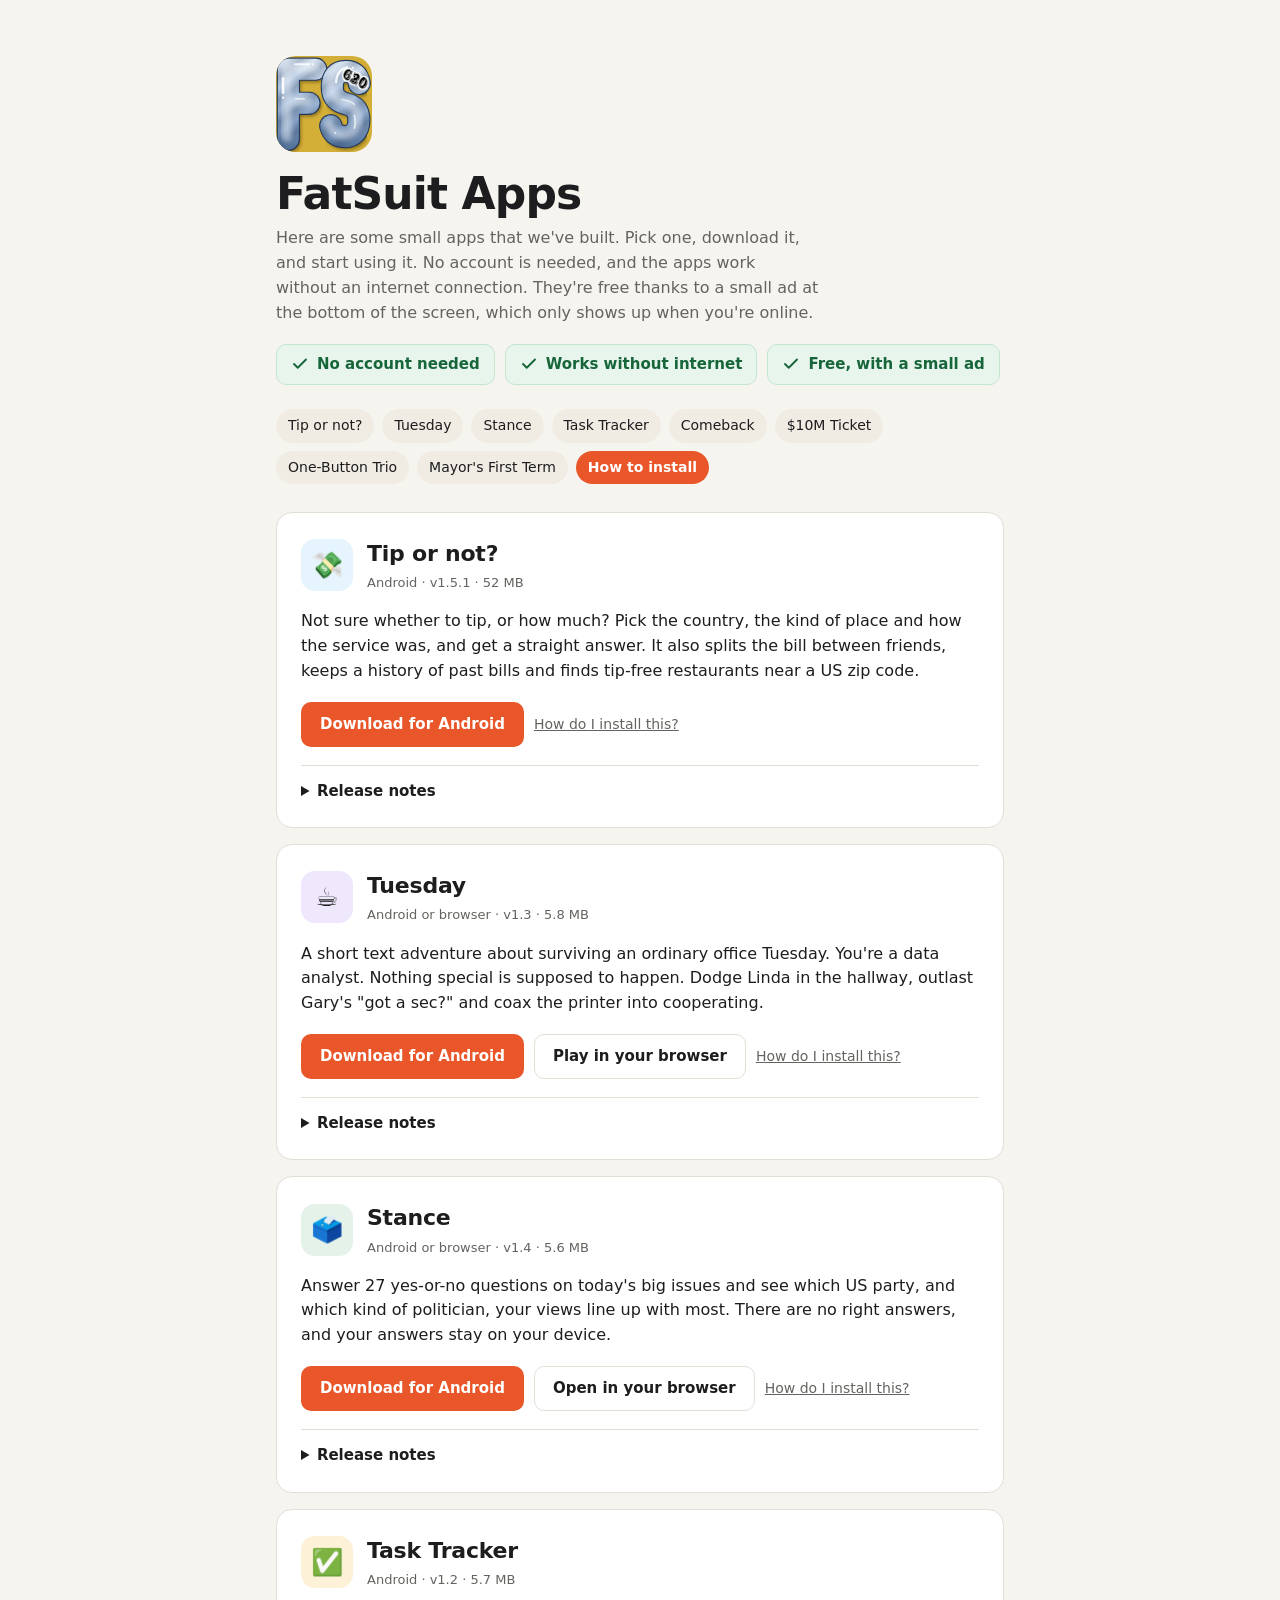
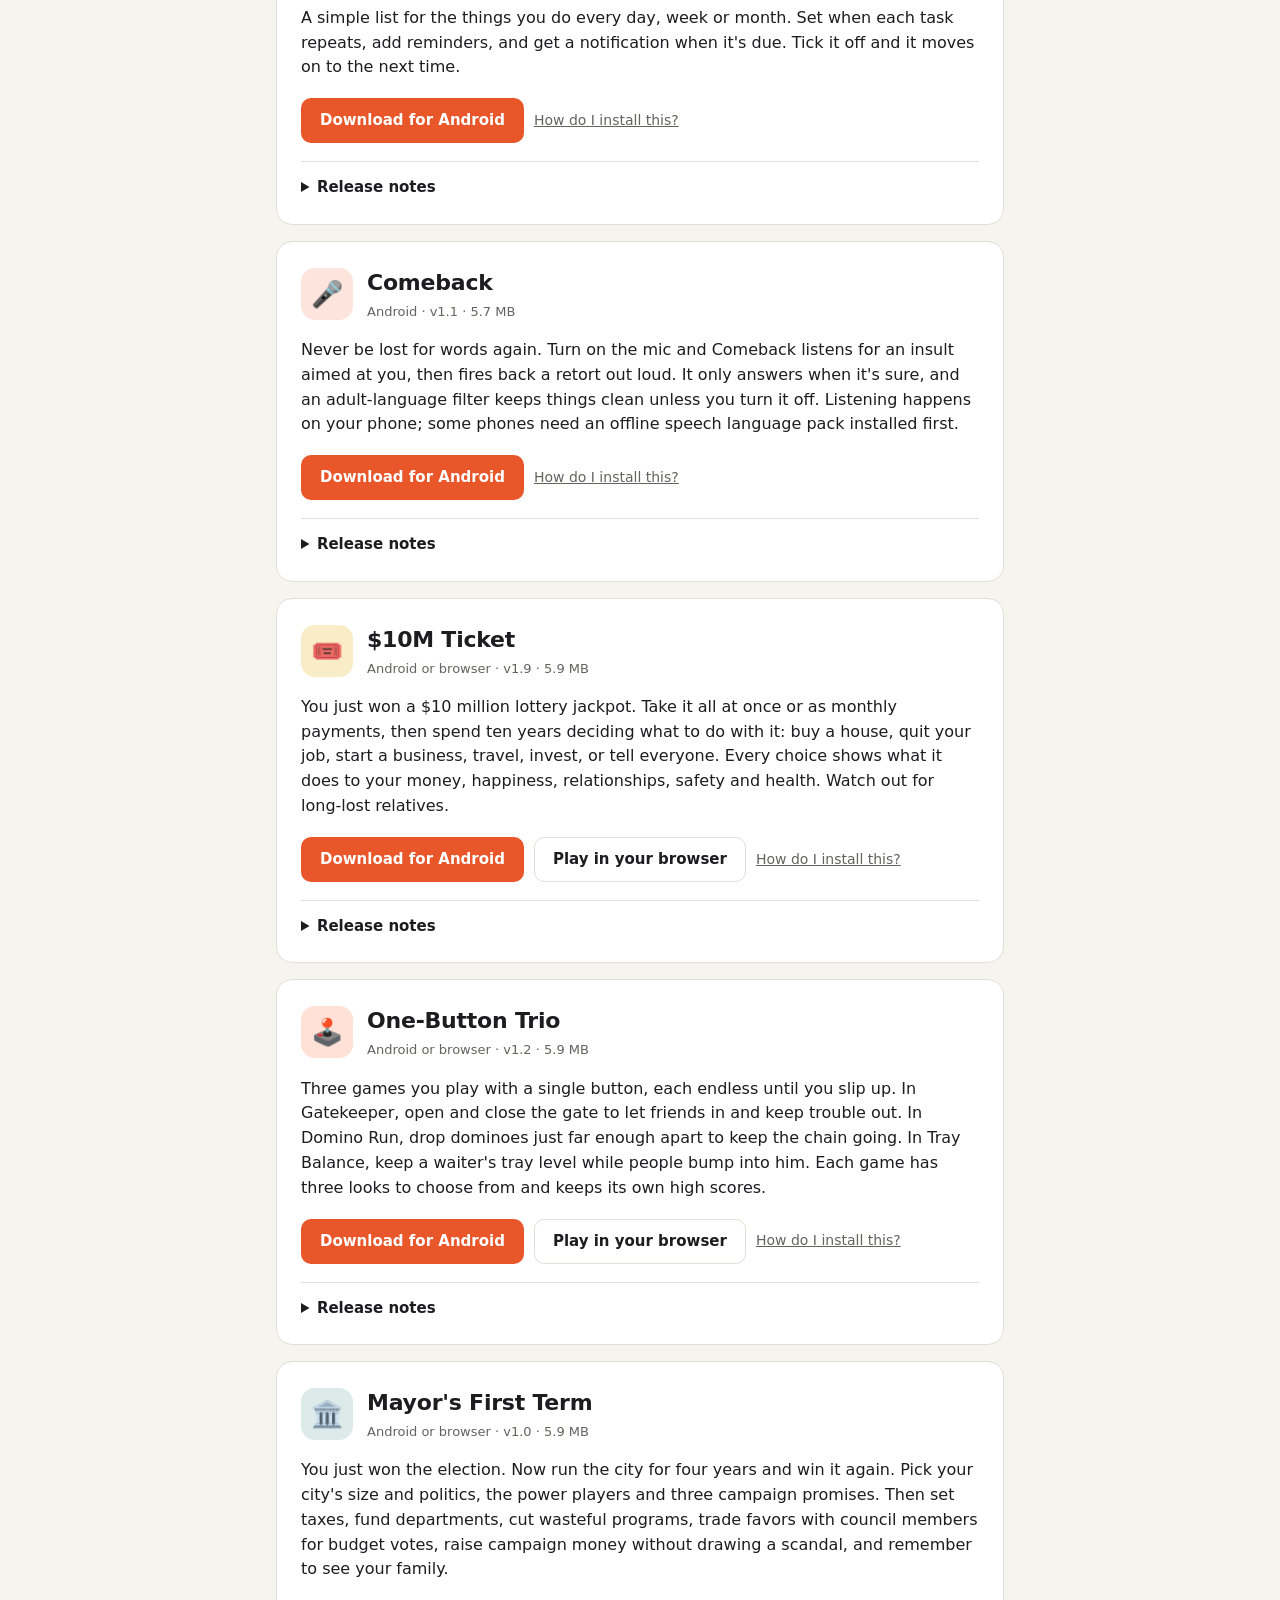
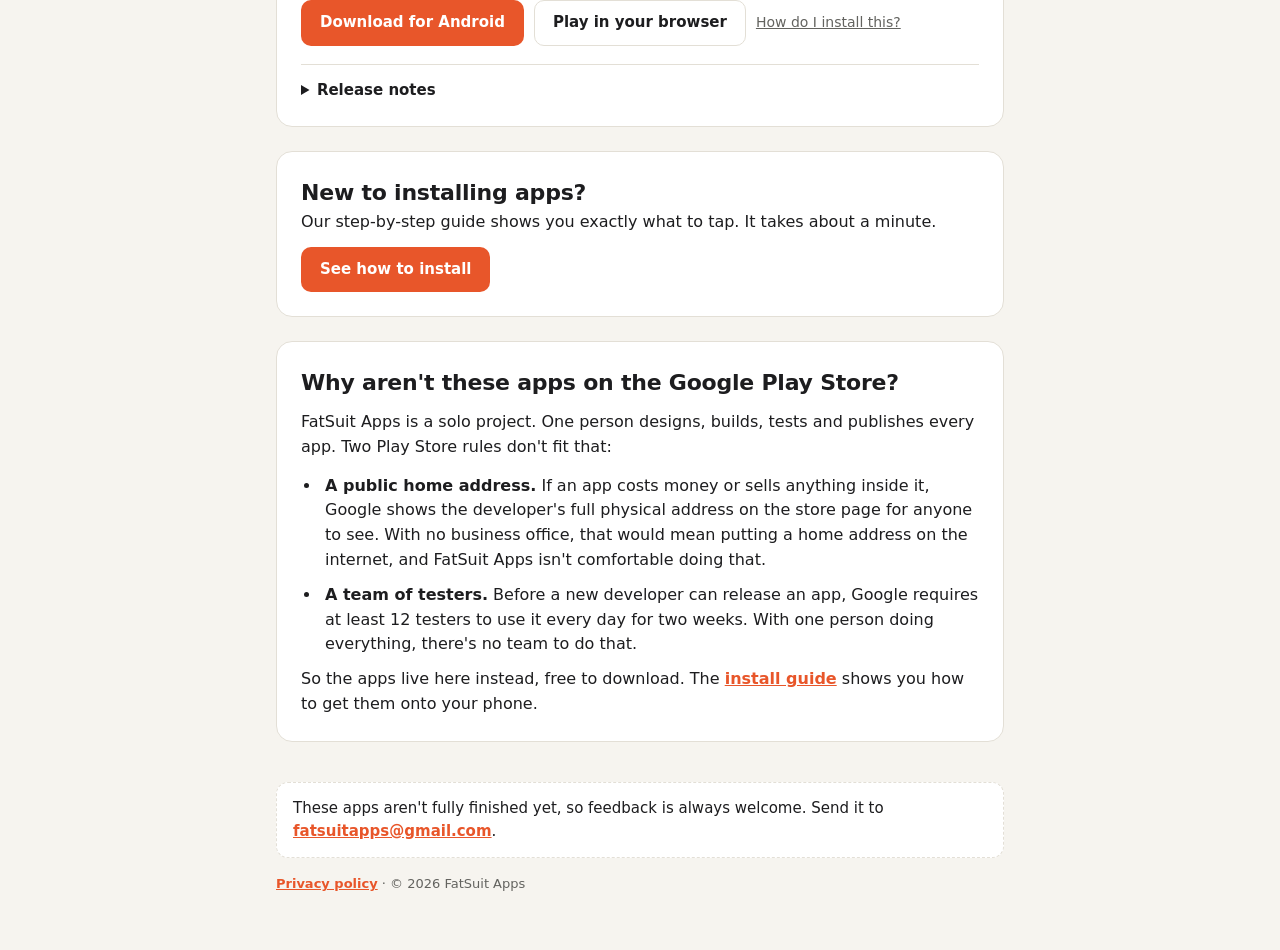
<file: index.html>
<!doctype html>
<html lang="en">
<head>
<meta charset="utf-8">
<meta name="viewport" content="width=device-width, initial-scale=1">
<title>FatSuit Apps</title>
<meta name="description" content="Free, small apps from FatSuit. Download and use them.">
<link rel="icon" href="logo.svg">
<link rel="stylesheet" href="style.css">
</head>
<body>
<div class="wrap">
  <header>
    <img class="logo" src="logo.svg" alt="" width="96" height="96">
    <h1>FatSuit Apps</h1>
    <p class="lede">Here are some small apps that we've built. Pick one, download it, and start using it. No account is needed, and the apps work without an internet connection. They're free thanks to a small ad at the bottom of the screen, which only shows up when you're online.</p>
    <ul class="perks">
      <li><svg width="18" height="18" viewBox="0 0 24 24" fill="none" stroke="currentColor" stroke-width="2.5" stroke-linecap="round" stroke-linejoin="round" aria-hidden="true"><path d="M20 6 9 17l-5-5"/></svg>No account needed</li>
      <li><svg width="18" height="18" viewBox="0 0 24 24" fill="none" stroke="currentColor" stroke-width="2.5" stroke-linecap="round" stroke-linejoin="round" aria-hidden="true"><path d="M20 6 9 17l-5-5"/></svg>Works without internet</li>
      <li><svg width="18" height="18" viewBox="0 0 24 24" fill="none" stroke="currentColor" stroke-width="2.5" stroke-linecap="round" stroke-linejoin="round" aria-hidden="true"><path d="M20 6 9 17l-5-5"/></svg>Free, with a small ad</li>
    </ul>
    <nav aria-label="Apps">
      <a href="#tip-or-not">Tip or not?</a>
      <a href="#tuesday">Tuesday</a>
      <a href="#stance">Stance</a>
      <a href="#task-tracker">Task Tracker</a>
      <a href="#comeback">Comeback</a>
      <a href="#ten-million-ticket">$10M Ticket</a>
      <a href="#one-button-trio">One-Button Trio</a>
      <a href="#mayors-first-term">Mayor's First Term</a>
      <a class="nav-guide" href="install.html">How to install</a>
    </nav>
  </header>

  <main>
    <section id="tip-or-not">
      <div class="head">
        <div class="icon" style="background:#e6f4fe" aria-hidden="true">💸</div>
        <div>
          <h2>Tip or not?</h2>
          <p class="meta">Android · v1.5.1 · 52 MB</p>
        </div>
      </div>
      <p class="desc">Not sure whether to tip, or how much? Pick the country, the kind of place and how the service was, and get a straight answer. It also splits the bill between friends, keeps a history of past bills and finds tip-free restaurants near a US zip code.</p>
      <div class="actions">
        <a class="btn primary" href="downloads/TipOrNot.apk" download>Download for Android</a>
        <a class="howto" href="install.html">How do I install this?</a>
      </div>
      <!-- Newest release first. Each entry: version, upload date, a general summary, and the overinstall warning. -->
      <details class="notes">
        <summary>Release notes</summary>
        <ol class="releases">
          <li>
            <div class="rel-head"><strong>v1.5.1</strong><time datetime="2026-10-29">October 29, 2026</time></div>
            <p>Adds a small ad at the end of the main screen and in History, which keeps the app free. Ads only show up when you're online. Plus fixes and improvements.</p>
            <p class="warn">To update, install the new version over the old one. Don't uninstall the old version first, or you could lose your saved data.</p>
          </li>
          <li>
            <div class="rel-head"><strong>v1.4.0</strong><time datetime="2026-10-22">October 22, 2026</time></div>
            <p>New: find tip-free restaurants near you. Plus fixes and improvements.</p>
            <p class="warn">To update, install the new version over the old one. Don't uninstall the old version first, or you could lose your saved data.</p>
          </li>
          <li>
            <div class="rel-head"><strong>v1.3.0</strong><time datetime="2026-10-22">October 22, 2026</time></div>
            <p>First release on FatSuit Apps.</p>
            <p class="warn">To update, install the new version over the old one. Don't uninstall the old version first, or you could lose your saved data.</p>
          </li>
        </ol>
      </details>
    </section>

    <section id="tuesday">
      <div class="head">
        <div class="icon" style="background:#efe7fb" aria-hidden="true">☕</div>
        <div>
          <h2>Tuesday</h2>
          <p class="meta">Android or browser · v1.3 · 5.8 MB</p>
        </div>
      </div>
      <p class="desc">A short text adventure about surviving an ordinary office Tuesday. You're a data analyst. Nothing special is supposed to happen. Dodge Linda in the hallway, outlast Gary's "got a sec?" and coax the printer into cooperating.</p>
      <div class="actions">
        <a class="btn primary" href="downloads/Tuesday.apk" download>Download for Android</a>
        <a class="btn ghost" href="play/tuesday.html" target="_blank" rel="noopener">Play in your browser</a>
        <a class="howto" href="install.html">How do I install this?</a>
      </div>
      <details class="notes">
        <summary>Release notes</summary>
        <ol class="releases">
          <li>
            <div class="rel-head"><strong>v1.3</strong><time datetime="2026-10-28">October 28, 2026</time></div>
            <p>Adds a small banner ad at the bottom of the screen, which keeps the app free. The ad only shows up when you're online.</p>
            <p class="warn">To update, install the new version over the old one. Don't uninstall the old version first, or you could lose your saved data.</p>
          </li>
          <li>
            <div class="rel-head"><strong>v1.2</strong><time datetime="2026-10-22">October 22, 2026</time></div>
            <p>Every new day now brings a fresh, random mix of events. Plus fixes and improvements.</p>
            <p class="warn">To update, install the new version over the old one. Don't uninstall the old version first, or you could lose your saved data.</p>
          </li>
          <li>
            <div class="rel-head"><strong>v1.1</strong><time datetime="2026-10-22">October 22, 2026</time></div>
            <p>New story content and more ways to play through the day.</p>
            <p class="warn">To update, install the new version over the old one. Don't uninstall the old version first, or you could lose your saved data.</p>
          </li>
          <li>
            <div class="rel-head"><strong>v1.0</strong><time datetime="2026-10-22">October 22, 2026</time></div>
            <p>First release on FatSuit Apps.</p>
            <p class="warn">To update, install the new version over the old one. Don't uninstall the old version first, or you could lose your saved data.</p>
          </li>
        </ol>
      </details>
    </section>

    <section id="stance">
      <div class="head">
        <div class="icon" style="background:#e5f2ea" aria-hidden="true">🗳️</div>
        <div>
          <h2>Stance</h2>
          <p class="meta">Android or browser · v1.4 · 5.6 MB</p>
        </div>
      </div>
      <p class="desc">Answer 27 yes-or-no questions on today's big issues and see which US party, and which kind of politician, your views line up with most. There are no right answers, and your answers stay on your device.</p>
      <div class="actions">
        <a class="btn primary" href="downloads/Stance.apk" download>Download for Android</a>
        <a class="btn ghost" href="play/stance.html" target="_blank" rel="noopener">Open in your browser</a>
        <a class="howto" href="install.html">How do I install this?</a>
      </div>
      <details class="notes">
        <summary>Release notes</summary>
        <ol class="releases">
          <li>
            <div class="rel-head"><strong>v1.4</strong><time datetime="2026-10-28">October 28, 2026</time></div>
            <p>Adds a small banner ad at the bottom of the screen, which keeps the app free. The ad only shows up when you're online.</p>
            <p class="warn">To update, install the new version over the old one. Don't uninstall the old version first, or you could lose your saved data.</p>
          </li>
          <li>
            <div class="rel-head"><strong>v1.3</strong><time datetime="2026-10-22">October 22, 2026</time></div>
            <p>Reworded questions for more balanced results. A quiz you're partway through will start over.</p>
            <p class="warn">To update, install the new version over the old one. Don't uninstall the old version first, or you could lose your saved data.</p>
          </li>
          <li>
            <div class="rel-head"><strong>v1.2</strong><time datetime="2026-10-22">October 22, 2026</time></div>
            <p>Layout improvements.</p>
            <p class="warn">To update, install the new version over the old one. Don't uninstall the old version first, or you could lose your saved data.</p>
          </li>
          <li>
            <div class="rel-head"><strong>v1.1</strong><time datetime="2026-10-22">October 22, 2026</time></div>
            <p>New: save your results as a PDF. Plus a reminder about voting and other improvements.</p>
            <p class="warn">To update, install the new version over the old one. Don't uninstall the old version first, or you could lose your saved data.</p>
          </li>
          <li>
            <div class="rel-head"><strong>v1.0</strong><time datetime="2026-10-22">October 22, 2026</time></div>
            <p>First release on FatSuit Apps.</p>
            <p class="warn">To update, install the new version over the old one. Don't uninstall the old version first, or you could lose your saved data.</p>
          </li>
        </ol>
      </details>
    </section>

    <section id="task-tracker">
      <div class="head">
        <div class="icon" style="background:#fdf1d8" aria-hidden="true">✅</div>
        <div>
          <h2>Task Tracker</h2>
          <p class="meta">Android · v1.2 · 5.7 MB</p>
        </div>
      </div>
      <p class="desc">A simple list for the things you do every day, week or month. Set when each task repeats, add reminders, and get a notification when it's due. Tick it off and it moves on to the next time.</p>
      <div class="actions">
        <a class="btn primary" href="downloads/TaskTracker.apk" download>Download for Android</a>
        <a class="howto" href="install.html">How do I install this?</a>
      </div>
      <details class="notes">
        <summary>Release notes</summary>
        <ol class="releases">
          <li>
            <div class="rel-head"><strong>v1.2</strong><time datetime="2026-10-28">October 28, 2026</time></div>
            <p>Adds a small banner ad at the bottom of the screen, which keeps the app free. The ad only shows up when you're online.</p>
            <p class="warn">To update, install the new version over the old one. Don't uninstall the old version first, or you could lose your saved data.</p>
          </li>
          <li>
            <div class="rel-head"><strong>v1.1</strong><time datetime="2026-10-22">October 22, 2026</time></div>
            <p>First release on FatSuit Apps.</p>
            <p class="warn">To update, install the new version over the old one. Don't uninstall the old version first, or you could lose your saved data.</p>
          </li>
        </ol>
      </details>
    </section>

    <section id="comeback">
      <div class="head">
        <div class="icon" style="background:#fde4dc" aria-hidden="true">🎤</div>
        <div>
          <h2>Comeback</h2>
          <p class="meta">Android · v1.1 · 5.7 MB</p>
        </div>
      </div>
      <p class="desc">Never be lost for words again. Turn on the mic and Comeback listens for an insult aimed at you, then fires back a retort out loud. It only answers when it's sure, and an adult-language filter keeps things clean unless you turn it off. Listening happens on your phone; some phones need an offline speech language pack installed first.</p>
      <div class="actions">
        <a class="btn primary" href="downloads/Comeback.apk" download>Download for Android</a>
        <a class="howto" href="install.html">How do I install this?</a>
      </div>
      <details class="notes">
        <summary>Release notes</summary>
        <ol class="releases">
          <li>
            <div class="rel-head"><strong>v1.1</strong><time datetime="2026-10-28">October 28, 2026</time></div>
            <p>Adds a small banner ad at the bottom of the screen, which keeps the app free. The ad only shows up when you're online.</p>
            <p class="warn">To update, install the new version over the old one. Don't uninstall the old version first, or you could lose your saved data.</p>
          </li>
          <li>
            <div class="rel-head"><strong>v1.0</strong><time datetime="2026-10-22">October 22, 2026</time></div>
            <p>First release on FatSuit Apps.</p>
            <p class="warn">To update, install the new version over the old one. Don't uninstall the old version first, or you could lose your saved data.</p>
          </li>
        </ol>
      </details>
    </section>

    <section id="ten-million-ticket">
      <div class="head">
        <div class="icon" style="background:#f8edc7" aria-hidden="true">🎟️</div>
        <div>
          <h2>$10M Ticket</h2>
          <p class="meta">Android or browser · v1.9 · 5.9 MB</p>
        </div>
      </div>
      <p class="desc">You just won a $10 million lottery jackpot. Take it all at once or as monthly payments, then spend ten years deciding what to do with it: buy a house, quit your job, start a business, travel, invest, or tell everyone. Every choice shows what it does to your money, happiness, relationships, safety and health. Watch out for long-lost relatives.</p>
      <div class="actions">
        <a class="btn primary" href="downloads/TenMillionTicket.apk" download>Download for Android</a>
        <a class="btn ghost" href="play/ten-million-ticket.html" target="_blank" rel="noopener">Play in your browser</a>
        <a class="howto" href="install.html">How do I install this?</a>
      </div>
      <details class="notes">
        <summary>Release notes</summary>
        <ol class="releases">
          <li>
            <div class="rel-head"><strong>v1.9</strong><time datetime="2026-10-28">October 28, 2026</time></div>
            <p>Adds a small banner ad at the bottom of the screen, which keeps the app free. The ad only shows up when you're online. Also includes small fixes.</p>
            <p class="warn">To update, install the new version over the old one. Don't uninstall the old version first, or you could lose your saved data.</p>
          </li>
          <li>
            <div class="rel-head"><strong>v1.8</strong><time datetime="2026-10-22">October 22, 2026</time></div>
            <p>Fixes and improvements.</p>
            <p class="warn">To update, install the new version over the old one. Don't uninstall the old version first, or you could lose your saved data.</p>
          </li>
          <li>
            <div class="rel-head"><strong>v1.7</strong><time datetime="2026-10-22">October 22, 2026</time></div>
            <p>Fixes and improvements.</p>
            <p class="warn">To update, install the new version over the old one. Don't uninstall the old version first, or you could lose your saved data.</p>
          </li>
          <li>
            <div class="rel-head"><strong>v1.6</strong><time datetime="2026-10-22">October 22, 2026</time></div>
            <p>Closing the app during a year-end report no longer skips that year's events.</p>
            <p class="warn">To update, install the new version over the old one. Don't uninstall the old version first, or you could lose your saved data.</p>
          </li>
          <li>
            <div class="rel-head"><strong>v1.5</strong><time datetime="2026-10-22">October 22, 2026</time></div>
            <p>Easier year-by-year comparison on phones.</p>
            <p class="warn">To update, install the new version over the old one. Don't uninstall the old version first, or you could lose your saved data.</p>
          </li>
          <li>
            <div class="rel-head"><strong>v1.4</strong><time datetime="2026-10-22">October 22, 2026</time></div>
            <p>Fixes and improvements.</p>
            <p class="warn">To update, install the new version over the old one. Don't uninstall the old version first, or you could lose your saved data.</p>
          </li>
          <li>
            <div class="rel-head"><strong>v1.3</strong><time datetime="2026-10-22">October 22, 2026</time></div>
            <p>Events no longer repeat, plus fixes and improvements.</p>
            <p class="warn">To update, install the new version over the old one. Don't uninstall the old version first, or you could lose your saved data.</p>
          </li>
          <li>
            <div class="rel-head"><strong>v1.2</strong><time datetime="2026-10-22">October 22, 2026</time></div>
            <p>Asks you to confirm each decision before it happens.</p>
            <p class="warn">To update, install the new version over the old one. Don't uninstall the old version first, or you could lose your saved data.</p>
          </li>
          <li>
            <div class="rel-head"><strong>v1.1</strong><time datetime="2026-10-22">October 22, 2026</time></div>
            <p>Fixes and improvements.</p>
            <p class="warn">To update, install the new version over the old one. Don't uninstall the old version first, or you could lose your saved data.</p>
          </li>
          <li>
            <div class="rel-head"><strong>v1.0</strong><time datetime="2026-10-22">October 22, 2026</time></div>
            <p>First release on FatSuit Apps.</p>
            <p class="warn">To update, install the new version over the old one. Don't uninstall the old version first, or you could lose your saved data.</p>
          </li>
        </ol>
      </details>
    </section>

    <section id="one-button-trio">
      <div class="head">
        <div class="icon" style="background:#ffe1d8" aria-hidden="true">🕹️</div>
        <div>
          <h2>One-Button Trio</h2>
          <p class="meta">Android or browser · v1.2 · 5.9 MB</p>
        </div>
      </div>
      <p class="desc">Three games you play with a single button, each endless until you slip up. In Gatekeeper, open and close the gate to let friends in and keep trouble out. In Domino Run, drop dominoes just far enough apart to keep the chain going. In Tray Balance, keep a waiter's tray level while people bump into him. Each game has three looks to choose from and keeps its own high scores.</p>
      <div class="actions">
        <a class="btn primary" href="downloads/OneButtonTrio.apk" download>Download for Android</a>
        <a class="btn ghost" href="play/one-button-trio.html" target="_blank" rel="noopener">Play in your browser</a>
        <a class="howto" href="install.html">How do I install this?</a>
      </div>
      <details class="notes">
        <summary>Release notes</summary>
        <ol class="releases">
          <li>
            <div class="rel-head"><strong>v1.2</strong><time datetime="2026-10-28">October 28, 2026</time></div>
            <p>Adds a small banner ad at the bottom of the screen, which keeps the app free. The ad only shows up when you're online.</p>
            <p class="warn">To update, install the new version over the old one. Don't uninstall the old version first, or you could lose your saved data.</p>
          </li>
          <li>
            <div class="rel-head"><strong>v1.1</strong><time datetime="2026-10-24">October 24, 2026</time></div>
            <p>Fits better on phone screens, pauses when you leave the app, plus fixes and improvements.</p>
            <p class="warn">To update, install the new version over the old one. Don't uninstall the old version first, or you could lose your saved data.</p>
          </li>
          <li>
            <div class="rel-head"><strong>v1.0</strong><time datetime="2026-10-24">October 24, 2026</time></div>
            <p>First release on FatSuit Apps.</p>
            <p class="warn">To update, install the new version over the old one. Don't uninstall the old version first, or you could lose your saved data.</p>
          </li>
        </ol>
      </details>
    </section>

    <section id="mayors-first-term">
      <div class="head">
        <div class="icon" style="background:#dcebe9" aria-hidden="true">🏛️</div>
        <div>
          <h2>Mayor's First Term</h2>
          <p class="meta">Android or browser · v1.0 · 5.9 MB</p>
        </div>
      </div>
      <p class="desc">You just won the election. Now run the city for four years and win it again. Pick your city's size and politics, the power players and three campaign promises. Then set taxes, fund departments, cut wasteful programs, trade favors with council members for budget votes, raise campaign money without drawing a scandal, and remember to see your family.</p>
      <div class="actions">
        <a class="btn primary" href="downloads/MayorsFirstTerm.apk" download>Download for Android</a>
        <a class="btn ghost" href="play/mayors-first-term.html" target="_blank" rel="noopener">Play in your browser</a>
        <a class="howto" href="install.html">How do I install this?</a>
      </div>
      <details class="notes">
        <summary>Release notes</summary>
        <ol class="releases">
          <li>
            <div class="rel-head"><strong>v1.0 for Android</strong><time datetime="2026-10-28">October 28, 2026</time></div>
            <p>Now also available as an Android app, with a small banner ad at the bottom of the screen that keeps it free. The ad only shows up when you're online.</p>
            <p class="warn">To update, install the new version over the old one. Don't uninstall the old version first, or you could lose your saved data.</p>
          </li>
          <li>
            <div class="rel-head"><strong>v1.0</strong><time datetime="2026-10-28">October 28, 2026</time></div>
            <p>First release on FatSuit Apps. Your game saves in your browser as you play.</p>
          </li>
        </ol>
      </details>
    </section>

    <section class="help guide-link" id="install">
      <div>
        <h2>New to installing apps?</h2>
        <p class="guide-intro">Our step-by-step guide shows you exactly what to tap. It takes about a minute.</p>
      </div>
      <a class="btn primary" href="install.html">See how to install</a>
    </section>

    <section class="help" id="play-store">
      <h2>Why aren't these apps on the Google Play Store?</h2>
      <p class="guide-intro">FatSuit Apps is a solo project. One person designs, builds, tests and publishes every app. Two Play Store rules don't fit that:</p>
      <ul class="reasons">
        <li><strong>A public home address.</strong> If an app costs money or sells anything inside it, Google shows the developer's full physical address on the store page for anyone to see. With no business office, that would mean putting a home address on the internet, and FatSuit Apps isn't comfortable doing that.</li>
        <li><strong>A team of testers.</strong> Before a new developer can release an app, Google requires at least 12 testers to use it every day for two weeks. With one person doing everything, there's no team to do that.</li>
      </ul>
      <p class="guide-intro">So the apps live here instead, free to download. The <a href="install.html">install guide</a> shows you how to get them onto your phone.</p>
    </section>
  </main>

  <footer>
    <p class="disclaimer">These apps aren't fully finished yet, so feedback is always welcome. Send it to <a href="mailto:fatsuitapps@gmail.com">fatsuitapps@gmail.com</a>.</p>
    <p><a href="privacy.html">Privacy policy</a> · © 2026 FatSuit Apps</p>
  </footer>
</div>
</body>
</html>
</file>
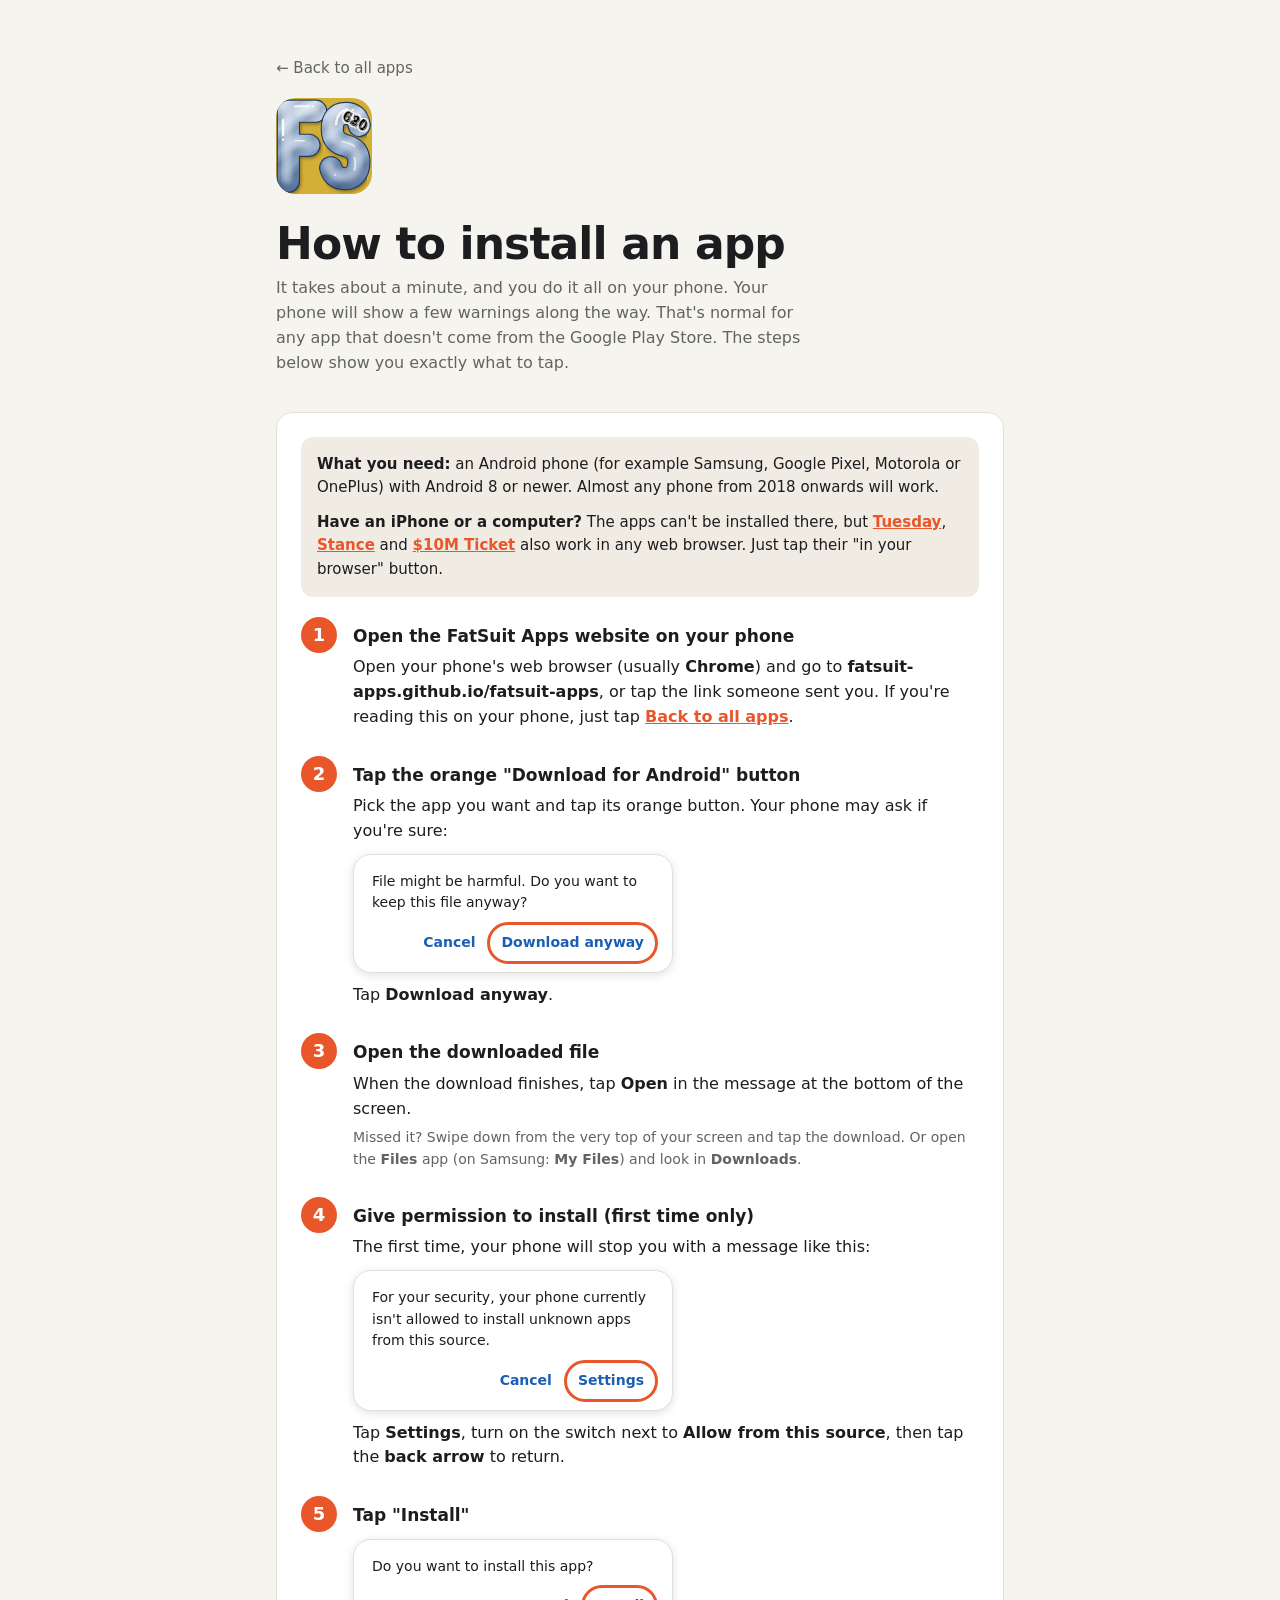
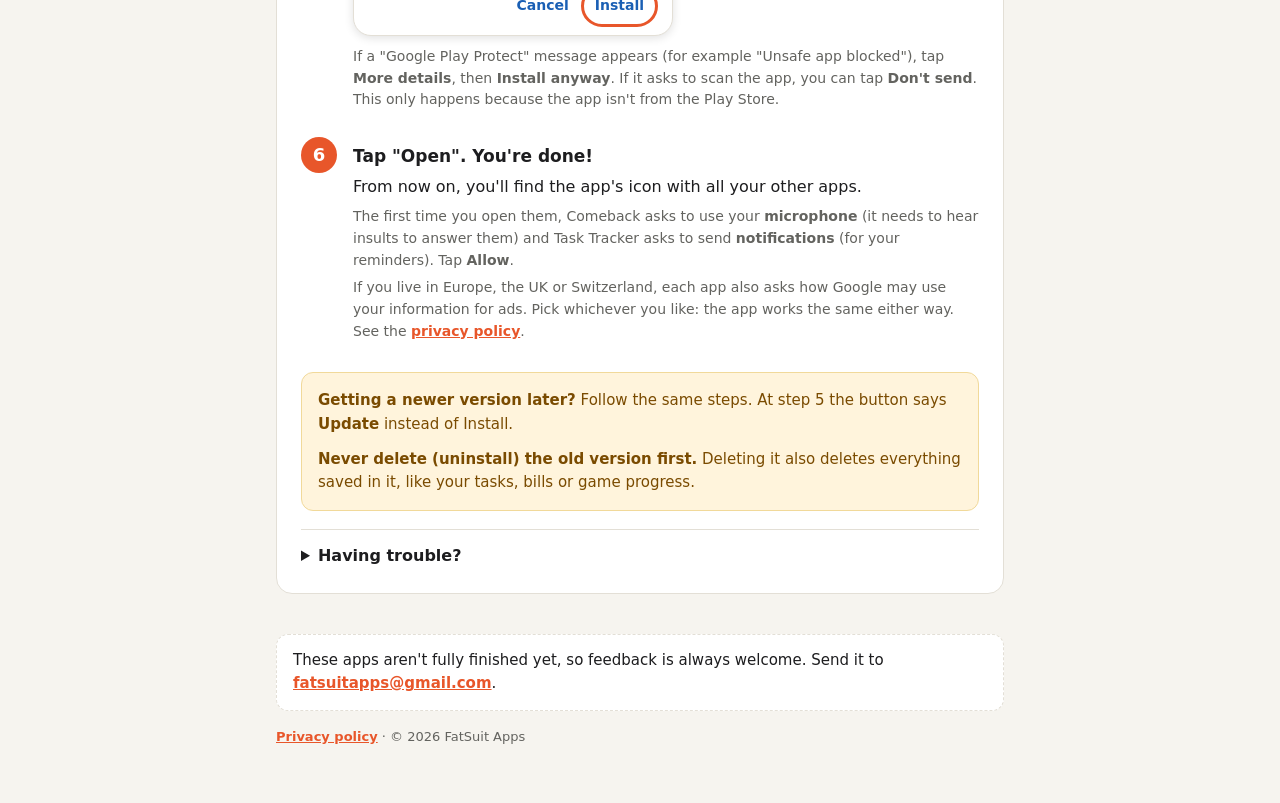
<file: install.html>
<!doctype html>
<html lang="en">
<head>
<meta charset="utf-8">
<meta name="viewport" content="width=device-width, initial-scale=1">
<title>How to Install</title>
<meta name="description" content="Step-by-step help installing FatSuit Apps on an Android phone.">
<link rel="icon" href="logo.svg">
<link rel="stylesheet" href="style.css">
</head>
<body>
<div class="wrap">
  <header>
    <a class="back" href="index.html">&larr; Back to all apps</a><br>
    <a class="logo-link" href="index.html"><img class="logo" src="logo.svg" alt="FatSuit Apps home" width="96" height="96"></a>
    <h1>How to install an app</h1>
    <p class="lede">It takes about a minute, and you do it all on your phone. Your phone will show a few warnings along the way. That's normal for any app that doesn't come from the Google Play Store. The steps below show you exactly what to tap.</p>
  </header>

  <main>
    <section class="help" id="install">
      <div class="before">
        <p><strong>What you need:</strong> an Android phone (for example Samsung, Google Pixel, Motorola or OnePlus) with Android 8 or newer. Almost any phone from 2018 onwards will work.</p>
        <p><strong>Have an iPhone or a computer?</strong> The apps can't be installed there, but <a href="index.html#tuesday">Tuesday</a>, <a href="index.html#stance">Stance</a> and <a href="index.html#ten-million-ticket">$10M Ticket</a> also work in any web browser. Just tap their "in your browser" button.</p>
      </div>

      <ol class="steps">
        <li>
          <h3>Open the FatSuit Apps website on your phone</h3>
          <p>Open your phone's web browser (usually <strong>Chrome</strong>) and go to <strong>fatsuit-apps.github.io/fatsuit-apps</strong>, or tap the link someone sent you. If you're reading this on your phone, just tap <a href="index.html">Back to all apps</a>.</p>
        </li>
        <li>
          <h3>Tap the orange "Download for Android" button</h3>
          <p>Pick the app you want and tap its orange button. Your phone may ask if you're sure:</p>
          <div class="popup" aria-label="Example of the message on your phone">
            <p>File might be harmful. Do you want to keep this file anyway?</p>
            <div class="popup-btns"><span>Cancel</span><span class="tap">Download anyway</span></div>
          </div>
          <p>Tap <strong>Download anyway</strong>.</p>
        </li>
        <li>
          <h3>Open the downloaded file</h3>
          <p>When the download finishes, tap <strong>Open</strong> in the message at the bottom of the screen.</p>
          <p class="small-note">Missed it? Swipe down from the very top of your screen and tap the download. Or open the <strong>Files</strong> app (on Samsung: <strong>My Files</strong>) and look in <strong>Downloads</strong>.</p>
        </li>
        <li>
          <h3>Give permission to install (first time only)</h3>
          <p>The first time, your phone will stop you with a message like this:</p>
          <div class="popup" aria-label="Example of the message on your phone">
            <p>For your security, your phone currently isn't allowed to install unknown apps from this source.</p>
            <div class="popup-btns"><span>Cancel</span><span class="tap">Settings</span></div>
          </div>
          <p>Tap <strong>Settings</strong>, turn on the switch next to <strong>Allow from this source</strong>, then tap the <strong>back arrow</strong> to return.</p>
        </li>
        <li>
          <h3>Tap "Install"</h3>
          <div class="popup" aria-label="Example of the message on your phone">
            <p>Do you want to install this app?</p>
            <div class="popup-btns"><span>Cancel</span><span class="tap">Install</span></div>
          </div>
          <p class="small-note">If a "Google Play Protect" message appears (for example "Unsafe app blocked"), tap <strong>More details</strong>, then <strong>Install anyway</strong>. If it asks to scan the app, you can tap <strong>Don't send</strong>. This only happens because the app isn't from the Play Store.</p>
        </li>
        <li>
          <h3>Tap "Open". You're done!</h3>
          <p>From now on, you'll find the app's icon with all your other apps.</p>
          <p class="small-note">The first time you open them, Comeback asks to use your <strong>microphone</strong> (it needs to hear insults to answer them) and Task Tracker asks to send <strong>notifications</strong> (for your reminders). Tap <strong>Allow</strong>.</p>
          <p class="small-note">If you live in Europe, the UK or Switzerland, each app also asks how Google may use your information for ads. Pick whichever you like: the app works the same either way. See the <a href="privacy.html">privacy policy</a>.</p>
        </li>
      </ol>

      <div class="update-box">
        <p><strong>Getting a newer version later?</strong> Follow the same steps. At step 5 the button says <strong>Update</strong> instead of Install.</p>
        <p><strong>Never delete (uninstall) the old version first.</strong> Deleting it also deletes everything saved in it, like your tasks, bills or game progress.</p>
      </div>

      <details class="trouble">
        <summary>Having trouble?</summary>
        <dl>
          <dt>"App not installed"</dt>
          <dd>Your phone may be short on space. Delete a few old photos or apps you don't use, then try again.</dd>
          <dt>"There was a problem parsing the package"</dt>
          <dd>The download may not have finished. Download it again. If it still happens, your phone may be older than Android 8.</dd>
          <dt>Nothing happens when I tap the file</dt>
          <dd>Open the <strong>Files</strong> app (on Samsung: <strong>My Files</strong>), go to <strong>Downloads</strong> and tap the file there.</dd>
          <dt>Still stuck?</dt>
          <dd>Email <a href="mailto:fatsuitapps@gmail.com">fatsuitapps@gmail.com</a> and tell us what your phone is and what it says. We'll help.</dd>
        </dl>
      </details>
    </section>
  </main>

  <footer>
    <p class="disclaimer">These apps aren't fully finished yet, so feedback is always welcome. Send it to <a href="mailto:fatsuitapps@gmail.com">fatsuitapps@gmail.com</a>.</p>
    <p><a href="privacy.html">Privacy policy</a> · © 2026 FatSuit Apps</p>
  </footer>
</div>
</body>
</html>
</file>
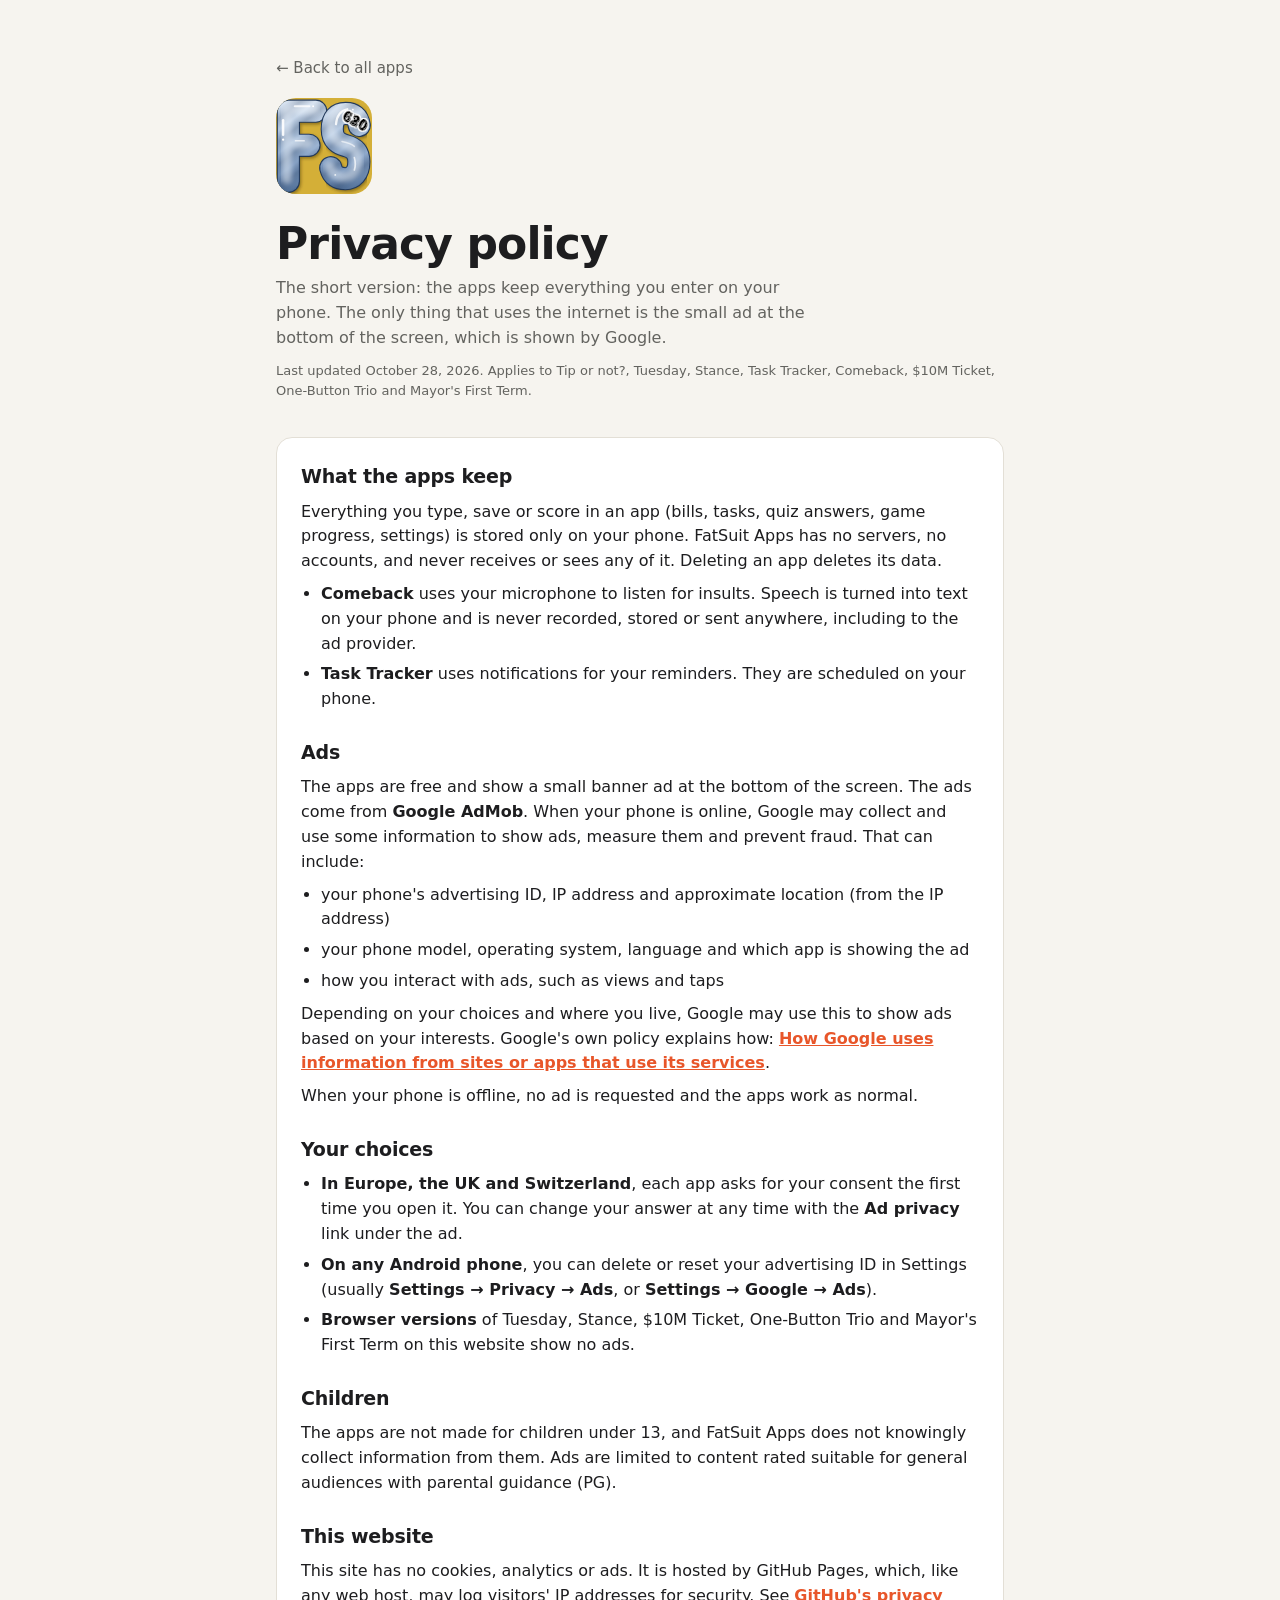
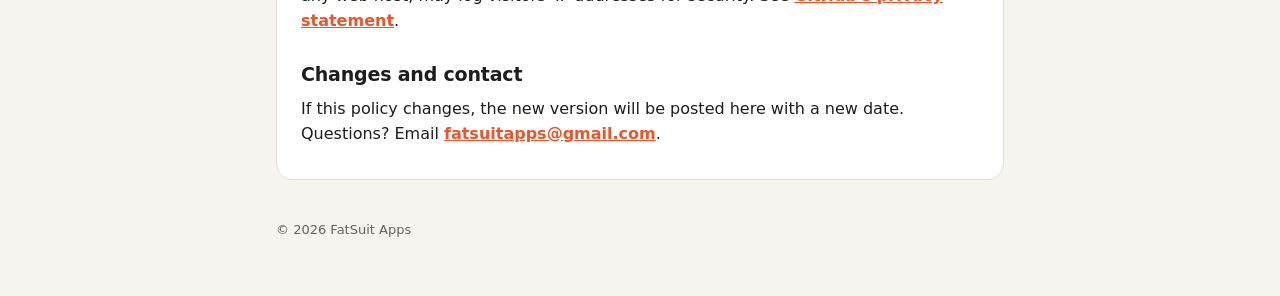
<file: privacy.html>
<!doctype html>
<html lang="en">
<head>
<meta charset="utf-8">
<meta name="viewport" content="width=device-width, initial-scale=1">
<title>Privacy Policy</title>
<meta name="description" content="What FatSuit Apps and the ads inside them do with your information.">
<link rel="icon" href="logo.svg">
<link rel="stylesheet" href="style.css">
</head>
<body>
<div class="wrap">
  <header>
    <a class="back" href="index.html">&larr; Back to all apps</a><br>
    <a class="logo-link" href="index.html"><img class="logo" src="logo.svg" alt="FatSuit Apps home" width="96" height="96"></a>
    <h1>Privacy policy</h1>
    <p class="lede">The short version: the apps keep everything you enter on your phone. The only thing that uses the internet is the small ad at the bottom of the screen, which is shown by Google.</p>
    <p class="meta">Last updated October 28, 2026. Applies to Tip or not?, Tuesday, Stance, Task Tracker, Comeback, $10M Ticket, One-Button Trio and Mayor's First Term.</p>
  </header>

  <main>
    <section class="help policy">
      <h2>What the apps keep</h2>
      <p>Everything you type, save or score in an app (bills, tasks, quiz answers, game progress, settings) is stored only on your phone. FatSuit Apps has no servers, no accounts, and never receives or sees any of it. Deleting an app deletes its data.</p>
      <ul>
        <li><strong>Comeback</strong> uses your microphone to listen for insults. Speech is turned into text on your phone and is never recorded, stored or sent anywhere, including to the ad provider.</li>
        <li><strong>Task Tracker</strong> uses notifications for your reminders. They are scheduled on your phone.</li>
      </ul>

      <h2>Ads</h2>
      <p>The apps are free and show a small banner ad at the bottom of the screen. The ads come from <strong>Google AdMob</strong>. When your phone is online, Google may collect and use some information to show ads, measure them and prevent fraud. That can include:</p>
      <ul>
        <li>your phone's advertising ID, IP address and approximate location (from the IP address)</li>
        <li>your phone model, operating system, language and which app is showing the ad</li>
        <li>how you interact with ads, such as views and taps</li>
      </ul>
      <p>Depending on your choices and where you live, Google may use this to show ads based on your interests. Google's own policy explains how: <a href="https://policies.google.com/technologies/partner-sites">How Google uses information from sites or apps that use its services</a>.</p>
      <p>When your phone is offline, no ad is requested and the apps work as normal.</p>

      <h2>Your choices</h2>
      <ul>
        <li><strong>In Europe, the UK and Switzerland</strong>, each app asks for your consent the first time you open it. You can change your answer at any time with the <strong>Ad privacy</strong> link under the ad.</li>
        <li><strong>On any Android phone</strong>, you can delete or reset your advertising ID in Settings (usually <strong>Settings &rarr; Privacy &rarr; Ads</strong>, or <strong>Settings &rarr; Google &rarr; Ads</strong>).</li>
        <li><strong>Browser versions</strong> of Tuesday, Stance, $10M Ticket, One-Button Trio and Mayor's First Term on this website show no ads.</li>
      </ul>

      <h2>Children</h2>
      <p>The apps are not made for children under 13, and FatSuit Apps does not knowingly collect information from them. Ads are limited to content rated suitable for general audiences with parental guidance (PG).</p>

      <h2>This website</h2>
      <p>This site has no cookies, analytics or ads. It is hosted by GitHub Pages, which, like any web host, may log visitors' IP addresses for security. See <a href="https://docs.github.com/en/site-policy/privacy-policies/github-general-privacy-statement">GitHub's privacy statement</a>.</p>

      <h2>Changes and contact</h2>
      <p>If this policy changes, the new version will be posted here with a new date. Questions? Email <a href="mailto:fatsuitapps@gmail.com">fatsuitapps@gmail.com</a>.</p>
    </section>
  </main>

  <footer>
    <p>© 2026 FatSuit Apps</p>
  </footer>
</div>
</body>
</html>
</file>
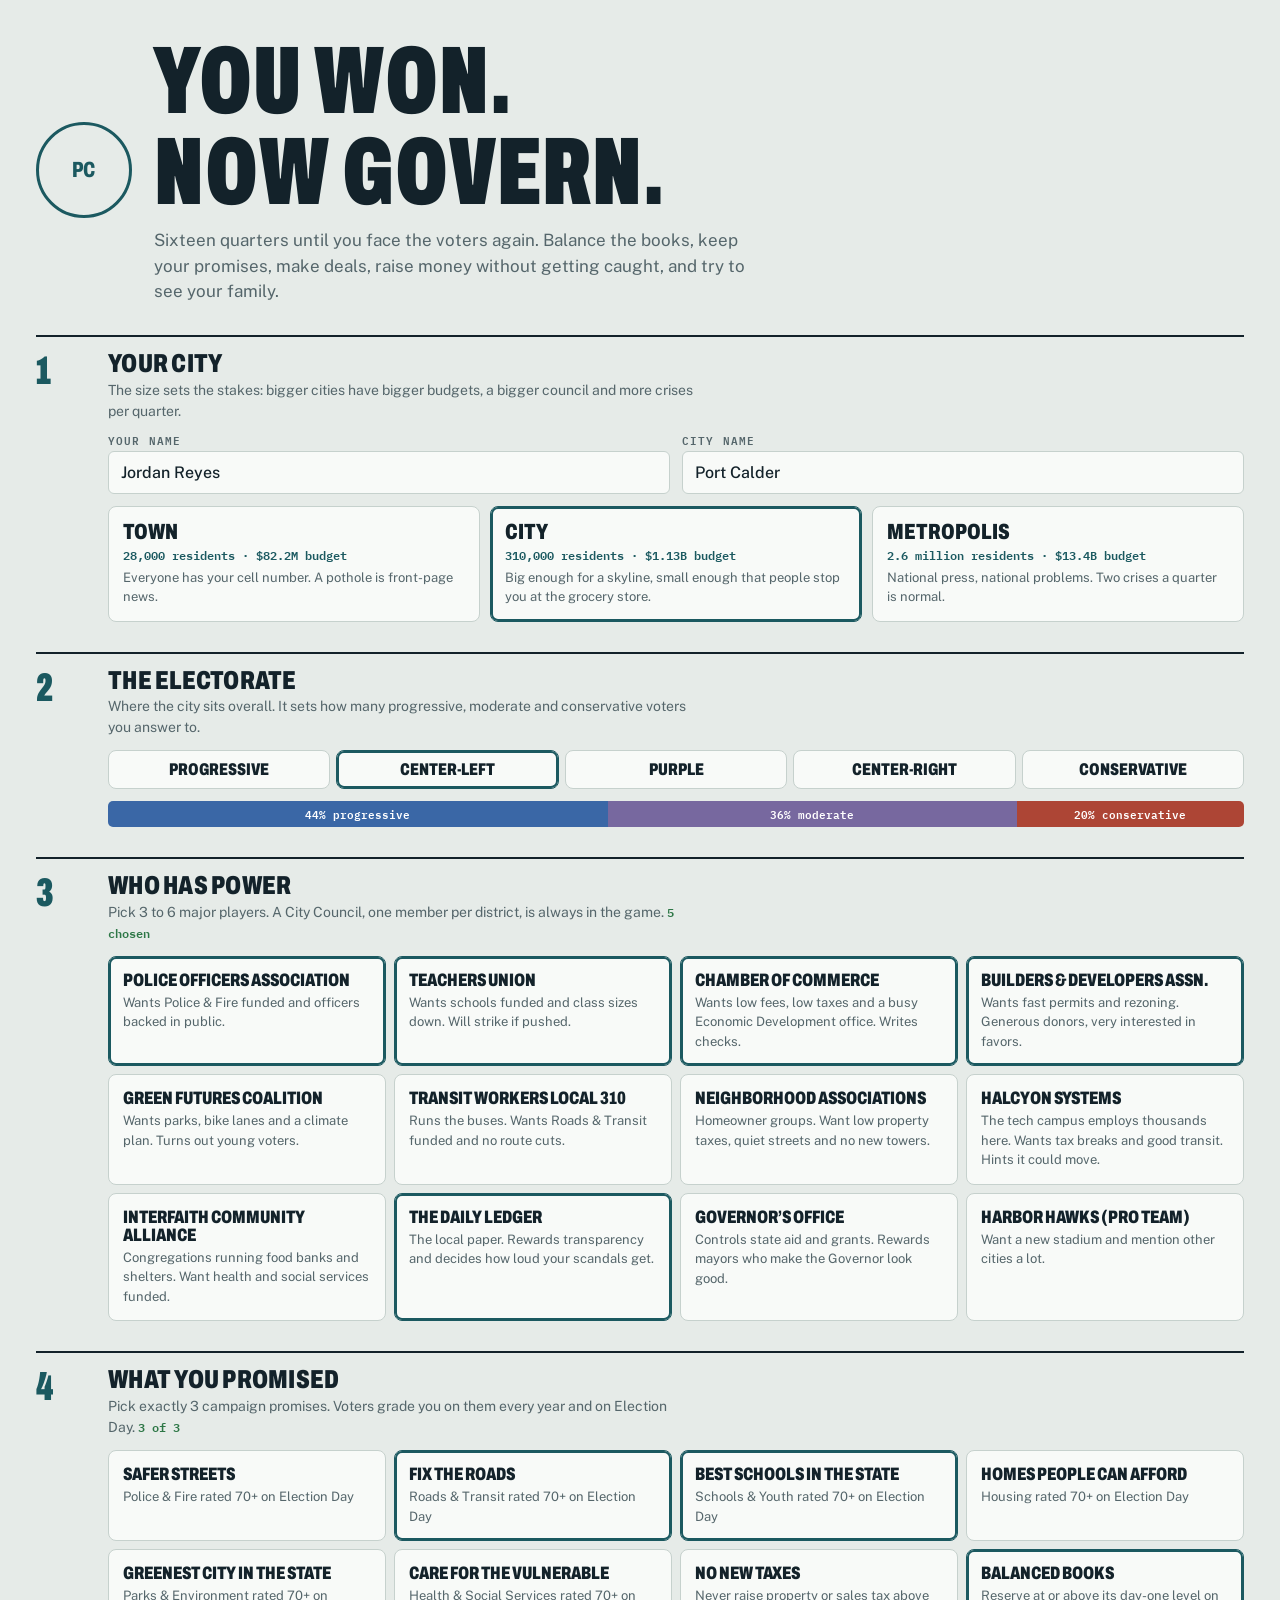
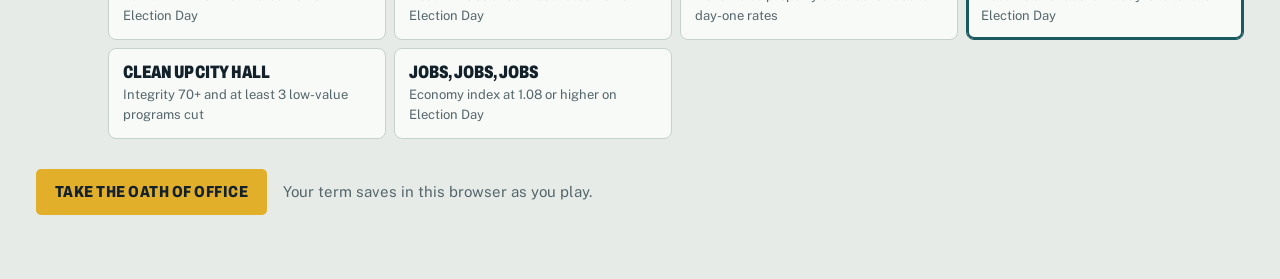
<file: play/mayors-first-term.html>
<!doctype html>
<html lang="en">
<head>
<meta charset="utf-8">
<meta name="viewport" content="width=device-width, initial-scale=1, viewport-fit=cover">
<meta name="version" content="1.0">
<link rel="icon" href="../logo.svg">
<style>
:root { color-scheme: light; padding-top: env(safe-area-inset-top, 0px); padding-bottom: env(safe-area-inset-bottom, 0px); }
body { margin: 0; font-size: 14px; -webkit-tap-highlight-color: transparent; }
img { max-width: 100%; }
[hidden] { display: none !important; }
</style>
<title>Mayor's First Term</title>
<meta name="claude:viewport-fit-sides" content="cover">
<link rel="preconnect" href="https://fonts.googleapis.com">
<link rel="preconnect" href="https://fonts.gstatic.com" crossorigin>
<link rel="stylesheet" href="https://fonts.googleapis.com/css2?family=Archivo:wdth,wght@62..125,400..900&family=IBM+Plex+Mono:wght@400;600&family=Public+Sans:wght@400;500;600;700&display=swap">
<style>
/* Layout: a municipal ledger. Sticky seal bar on top, the mayor's desk (tabs) on the left, the city wire on the right. */
:root{
  --bg:#E6EBE8; --paper:#F8FAF8; --paper2:#EDF1EE; --ink:#13222A; --muted:#55666B; --line:#C6D1CD;
  --civic:#1B5960; --civic-on:#F1F7F5; --band:#1B5960; --band-ink:#EEF6F3; --band-muted:#A9C9C6;
  --sign:#E2AF2B; --sign-ink:#13222A; --sign-soft:#F6E6B8;
  --good:#2D7746; --warn:#9C6410; --bad:#AC392B;
  --bl:#3A67A6; --bc:#77689F; --br:#AD4535;
  --scrim:rgba(14,26,31,.55);
  --f-display:'Archivo','Arial Narrow',Arial,sans-serif;
  --f-body:'Public Sans',system-ui,-apple-system,'Segoe UI',sans-serif;
  --f-mono:'IBM Plex Mono',ui-monospace,Consolas,monospace;
}
@media (prefers-color-scheme: dark){:root:not([data-theme="light"]){
  --bg:#0E181C; --paper:#15232A; --paper2:#1A2B32; --ink:#E2EAE7; --muted:#93A4A7; --line:#2B3D44;
  --civic:#6CBDBA; --civic-on:#0E181C; --band:#103238; --band-ink:#E3EFEC; --band-muted:#86ABA8;
  --sign:#E6B740; --sign-ink:#13222A; --sign-soft:#3B3220;
  --good:#62BE80; --warn:#E2A84A; --bad:#E6695B;
  --bl:#76A2E6; --bc:#A99BD8; --br:#E58272; --scrim:rgba(0,0,0,.6); color-scheme:dark;
}}
:root[data-theme="dark"]{
  --bg:#0E181C; --paper:#15232A; --paper2:#1A2B32; --ink:#E2EAE7; --muted:#93A4A7; --line:#2B3D44;
  --civic:#6CBDBA; --civic-on:#0E181C; --band:#103238; --band-ink:#E3EFEC; --band-muted:#86ABA8;
  --sign:#E6B740; --sign-ink:#13222A; --sign-soft:#3B3220;
  --good:#62BE80; --warn:#E2A84A; --bad:#E6695B;
  --bl:#76A2E6; --bc:#A99BD8; --br:#E58272; --scrim:rgba(0,0,0,.6); color-scheme:dark;
}
*{box-sizing:border-box}
body{background:var(--bg);color:var(--ink);font-family:var(--f-body);font-size:15px;line-height:1.5}
body::before{content:"";position:fixed;inset:0 0 auto;height:env(safe-area-inset-top,0px);z-index:10;background:var(--band)}
.wrap{max-width:1240px;margin:0 auto;padding-left:max(16px,env(safe-area-inset-left,0px));padding-right:max(16px,env(safe-area-inset-right,0px))}
h1,h2,h3{font-family:var(--f-display);font-stretch:72%;font-weight:850;text-transform:uppercase;letter-spacing:.01em;line-height:.95;margin:0;text-wrap:balance}
p{margin:0}
.mono,.num{font-family:var(--f-mono);font-variant-numeric:tabular-nums}
.muted{color:var(--muted)}
.eyebrow{font:600 11px/1.2 var(--f-mono);letter-spacing:.12em;text-transform:uppercase;color:var(--muted)}
:focus-visible{outline:3px solid var(--sign);outline-offset:2px}
.btn{font:600 14px/1.1 var(--f-body);padding:10px 14px;border-radius:5px;border:1px solid var(--line);background:var(--paper);color:var(--ink);cursor:pointer;white-space:nowrap}
.btn:hover:not(:disabled){border-color:var(--civic)}
.btn.primary{background:var(--civic);color:var(--civic-on);border-color:transparent}
.btn.sign{background:var(--sign);color:var(--sign-ink);border-color:transparent;font-family:var(--f-display);font-stretch:80%;font-weight:800;text-transform:uppercase;letter-spacing:.03em;font-size:16px;padding:13px 18px}
.btn.small{padding:7px 10px;font-size:13px}
.btn:disabled{opacity:.45;cursor:not-allowed}
.pill{display:inline-flex;align-items:center;gap:4px;font:600 11px/1 var(--f-mono);letter-spacing:.04em;text-transform:uppercase;padding:4px 7px;border-radius:999px;border:1px solid var(--line);color:var(--muted);white-space:nowrap}
.pill.good{color:var(--good);border-color:currentColor}.pill.bad{color:var(--bad);border-color:currentColor}.pill.warn{color:var(--warn);border-color:currentColor}
.pill.gold{background:var(--sign-soft);color:var(--ink);border-color:transparent}

/* seal bar */
.bar{position:sticky;top:env(safe-area-inset-top,0px);z-index:5;background:var(--band);color:var(--band-ink)}
.bar .wrap{display:flex;flex-wrap:wrap;align-items:center;gap:12px 24px;padding-block:12px}
.seal{width:44px;height:44px;border-radius:50%;border:2px solid var(--sign);display:grid;place-items:center;font:800 13px/1 var(--f-display);font-stretch:70%;color:var(--sign);flex:none;letter-spacing:.04em}
.who{display:flex;align-items:center;gap:12px;min-width:0}
.who h1{font-size:26px;color:var(--band-ink)}
.who>div{min-width:0}
.who h1,.who .sub{white-space:nowrap;overflow:hidden;text-overflow:ellipsis}
@media (max-width:640px){.who{flex:1 1 100%}}
.who .sub{font:500 12px/1.3 var(--f-mono);color:var(--band-muted)}
.stats{display:flex;flex-wrap:wrap;gap:6px 22px;margin-left:auto}
.stat .k{font:600 10px/1 var(--f-mono);letter-spacing:.12em;text-transform:uppercase;color:var(--band-muted)}
.stat .v{font:600 17px/1.3 var(--f-mono);font-variant-numeric:tabular-nums}
.slots{display:flex;gap:4px;margin-top:4px}
.slots i{width:14px;height:14px;border-radius:3px;border:2px solid var(--sign);display:block}
.slots i.on{background:var(--sign)}
.tabs-row{background:var(--paper);border-bottom:1px solid var(--line)}
.tabs{display:flex;gap:2px;overflow-x:auto;scrollbar-width:none}
.tab{appearance:none;border:0;background:none;color:var(--muted);font:700 15px/1 var(--f-display);font-stretch:80%;text-transform:uppercase;letter-spacing:.04em;padding:14px 14px 12px;border-bottom:3px solid transparent;cursor:pointer;white-space:nowrap}
.tab[aria-selected="true"]{color:var(--ink);border-bottom-color:var(--sign)}
.tab .dot{display:inline-block;width:7px;height:7px;border-radius:50%;background:var(--bad);margin-left:6px;vertical-align:2px}

.layout{display:grid;grid-template-columns:minmax(0,1fr) 330px;gap:28px;padding-block:24px 64px;align-items:start}
.desk{display:flex;flex-direction:column;gap:28px;min-width:0}
.side{display:flex;flex-direction:column;gap:20px;position:sticky;top:calc(env(safe-area-inset-top,0px) + 96px)}
@media (max-width:980px){.layout{grid-template-columns:minmax(0,1fr)}.side{position:static}}
.section{display:flex;flex-direction:column;gap:12px}
.section-head{display:flex;align-items:baseline;justify-content:space-between;gap:12px;flex-wrap:wrap;border-bottom:2px solid var(--ink);padding-bottom:6px}
.section-head h2{font-size:24px}
.card{background:var(--paper);border:1px solid var(--line);border-radius:8px;padding:16px}

/* meters */
.meter{height:8px;background:var(--paper2);border-radius:4px;overflow:hidden;position:relative}
.meter>b{display:block;height:100%;background:var(--civic);border-radius:4px}
.meter.center>b{position:absolute;top:0}
.meter.center::after{content:"";position:absolute;left:50%;top:-2px;bottom:-2px;width:1px;background:var(--muted)}

/* city hall */
.blocs{display:grid;grid-template-columns:repeat(3,minmax(0,1fr));gap:12px}
.bloc{display:flex;flex-direction:column;gap:6px}
.bloc .big{font:600 30px/1 var(--f-mono);font-variant-numeric:tabular-nums}
.bloc .trend{font:600 12px/1 var(--f-mono)}
@media (max-width:640px){.blocs{grid-template-columns:1fr}}
.depts{display:grid;grid-template-columns:repeat(4,minmax(0,1fr));gap:10px}
@media (max-width:900px){.depts{grid-template-columns:repeat(2,minmax(0,1fr))}}
.dept{background:var(--paper);border:1px solid var(--line);border-radius:8px;padding:12px;display:flex;flex-direction:column;gap:6px;min-width:0}
.dept .name{font-weight:600;font-size:13px;line-height:1.25;min-height:2.5em}
.dept .row{display:flex;justify-content:space-between;align-items:baseline;gap:6px}
.dept .score{font:600 24px/1 var(--f-mono)}
.dept .lab{font:600 11px/1 var(--f-mono);text-transform:uppercase;letter-spacing:.06em}
.overview{display:grid;grid-template-columns:minmax(0,1.3fr) minmax(0,1fr);gap:12px}
@media (max-width:640px){.overview{grid-template-columns:1fr}}
.kv{display:grid;grid-template-columns:1fr auto;gap:8px 12px;align-items:center}
.kv .v{font-family:var(--f-mono);font-variant-numeric:tabular-nums;font-weight:600;text-align:right}
.spark{width:100%;height:70px;display:block}

.acts{display:flex;flex-direction:column}
.act{display:grid;grid-template-columns:minmax(0,1fr) auto;gap:6px 16px;align-items:center;padding:12px 0;border-top:1px solid var(--line)}
.act:first-child{border-top:0}
.act .t{font-weight:600}
.act .h{font-size:13px;color:var(--muted)}
.act .btns{display:flex;gap:6px;flex-wrap:wrap;justify-content:flex-end}
@media (max-width:560px){.act{grid-template-columns:1fr}.act .btns{justify-content:flex-start}}

/* budget */
.banner{display:flex;gap:12px;align-items:center;flex-wrap:wrap;padding:12px 14px;border-radius:8px;background:var(--sign-soft);color:var(--ink)}
.banner.calm{background:var(--paper2)}
.sliders{display:flex;flex-direction:column}
.sl{display:grid;grid-template-columns:minmax(0,190px) minmax(0,1fr) 120px;gap:12px;align-items:center;padding:9px 0;border-top:1px solid var(--line)}
.sl:first-child{border-top:0}
.sl label{font-weight:600;font-size:14px}
.sl .sub{display:block;font-weight:400;font-size:12px;color:var(--muted)}
.sl .out{text-align:right;font:600 13px/1.3 var(--f-mono);font-variant-numeric:tabular-nums}
.sl .out small{display:block;font-weight:400;color:var(--muted)}
.sl .out .chg{color:var(--warn)}
input[type=range]{width:100%;accent-color:var(--civic)}
@media (max-width:640px){.sl{grid-template-columns:1fr auto}.sl input{grid-column:1 / -1;grid-row:2}}
.progs{width:100%;border-collapse:collapse;font-size:14px}
.tablebox{overflow-x:auto}
.progs th{font:600 11px/1 var(--f-mono);letter-spacing:.08em;text-transform:uppercase;color:var(--muted);text-align:left;padding:8px 8px 8px 0;border-bottom:1px solid var(--ink)}
.progs td{padding:10px 8px 10px 0;border-bottom:1px solid var(--line);vertical-align:top}
.progs td.num{text-align:right;white-space:nowrap}
.progs tr.cut td{color:var(--muted)}
.progs tr.cut .pname{text-decoration:line-through}
.progs .note{font-size:12px;color:var(--muted)}
.toggle{font:600 12px/1 var(--f-mono);text-transform:uppercase;padding:6px 9px;border-radius:4px;border:1px solid var(--line);background:var(--paper);color:var(--ink);cursor:pointer}
.toggle.cut{background:var(--bad);color:var(--paper);border-color:transparent}
.ledger{display:grid;grid-template-columns:1fr auto;gap:6px 16px;font-size:14px}
.ledger .v{font-family:var(--f-mono);font-variant-numeric:tabular-nums;text-align:right}
.ledger .tot{border-top:2px solid var(--ink);padding-top:6px;font-weight:700}
.vote{display:flex;gap:3px;flex-wrap:wrap}
.vote i{width:16px;height:16px;border-radius:50%;background:var(--paper2);border:1px solid var(--line)}
.vote i.y{background:var(--good);border-color:transparent}
.vote i.n{background:var(--bad);border-color:transparent}

/* players */
.players{display:grid;grid-template-columns:repeat(2,minmax(0,1fr));gap:12px}
@media (max-width:700px){.players{grid-template-columns:1fr}}
.player{display:flex;flex-direction:column;gap:10px}
.player h3{font-size:20px}
.player .top{display:flex;justify-content:space-between;gap:10px;align-items:flex-start}
.player .wants{font-size:13px;color:var(--muted)}
.player .chips{display:flex;gap:6px;flex-wrap:wrap}
.relrow{display:flex;align-items:center;gap:10px}
.relrow .meter{flex:1}
.relrow .num{font-weight:600;min-width:7ch;text-align:right;font-size:13px}

/* council */
.cmgrid{display:grid;grid-template-columns:repeat(3,minmax(0,1fr));gap:10px}
@media (max-width:1100px){.cmgrid{grid-template-columns:repeat(2,minmax(0,1fr))}}
@media (max-width:560px){.cmgrid{grid-template-columns:1fr}}
.cmcard{display:flex;flex-direction:column;gap:8px;padding:14px}
.cmcard h3{font-size:19px}
.cmcard .top{display:flex;justify-content:space-between;gap:8px;align-items:flex-start}
.cmcard .wants{font-size:13px;color:var(--muted)}
.cmcard .chips{display:flex;gap:5px;flex-wrap:wrap}
.roll{list-style:none;margin:0;padding:0;display:grid;grid-template-columns:repeat(auto-fill,minmax(300px,1fr));column-gap:24px}
.roll li{display:grid;grid-template-columns:30px minmax(0,1fr) auto auto;gap:8px;align-items:center;padding:8px 0;border-bottom:1px solid var(--line)}
.modal .roll{grid-template-columns:repeat(auto-fill,minmax(240px,1fr))}
.roll .dn{font:600 12px/1 var(--f-mono);color:var(--muted)}
.roll .who2{display:flex;flex-direction:column;min-width:0;font-size:13px;line-height:1.25}
.roll .who2 small{color:var(--muted);font-size:11px}

/* side */
.closeq{display:flex;flex-direction:column;gap:8px}
.wire{display:flex;flex-direction:column}
.wire li{list-style:none;padding:9px 0;border-top:1px solid var(--line);font-size:13px;line-height:1.4;display:grid;grid-template-columns:54px 1fr;gap:8px}
.wire li:first-child{border-top:0}
.wire .when{font:600 11px/1.5 var(--f-mono);color:var(--muted)}
.wire .good{color:var(--good)}.wire .bad{color:var(--bad)}
.wire ul{margin:0;padding:0}
.promise{display:flex;flex-direction:column;gap:5px;padding:10px 0;border-top:1px solid var(--line)}
.promise:first-of-type{border-top:0}
.promise .row{display:flex;justify-content:space-between;gap:8px;align-items:center}
.promise .t{font-weight:700;font-size:14px}
.promise .d{font-size:12px;color:var(--muted)}

/* modal */
.modal-wrap{position:fixed;inset:0;z-index:20;background:var(--scrim);display:grid;place-items:start center;padding:max(16px,env(safe-area-inset-top,0px)) max(16px,env(safe-area-inset-right,0px)) max(16px,env(safe-area-inset-bottom,0px)) max(16px,env(safe-area-inset-left,0px));overflow-y:auto}
.modal{margin-block:auto;background:var(--paper);color:var(--ink);width:min(640px,100%);border-radius:10px;box-shadow:0 30px 60px -20px rgba(0,0,0,.45);overflow:hidden;animation:rise .22s ease-out}
@keyframes rise{from{transform:translateY(10px);opacity:.6}to{transform:none;opacity:1}}
@media (prefers-reduced-motion:reduce){.modal{animation:none}}
.memo-head{background:var(--band);color:var(--band-ink);padding:12px 20px;display:flex;justify-content:space-between;gap:12px;flex-wrap:wrap;font:600 11px/1.4 var(--f-mono);letter-spacing:.08em;text-transform:uppercase}
.memo-head span:last-child{color:var(--band-muted)}
.memo-body{padding:20px;display:flex;flex-direction:column;gap:14px}
.memo-body h2{font-size:34px}
.memo-body .lede{font-size:16px;line-height:1.55;max-width:62ch}
.choices{display:flex;flex-direction:column;gap:8px}
.choice{appearance:none;text-align:left;border:1px solid var(--line);background:var(--paper2);color:var(--ink);border-radius:7px;padding:12px 14px;cursor:pointer;display:flex;flex-direction:column;gap:3px;font:inherit}
.choice:hover:not(:disabled){border-color:var(--civic);background:var(--paper)}
.choice:disabled{opacity:.5;cursor:not-allowed}
.choice b{font-size:15px}
.choice span{font-size:13px;color:var(--muted)}
.choice.sel{border-color:var(--civic);box-shadow:inset 0 0 0 1px var(--civic);background:var(--paper)}
.outcome{border-left:4px solid var(--sign);padding:4px 0 4px 12px;font-size:15px}
.deltas{display:flex;flex-wrap:wrap;gap:6px}
.delta{font:600 12px/1 var(--f-mono);padding:6px 8px;border-radius:4px;background:var(--paper2)}
.delta.up{color:var(--good)}.delta.down{color:var(--bad)}
.foot{display:flex;justify-content:flex-end;gap:8px;flex-wrap:wrap}
.nego-grid{display:grid;grid-template-columns:repeat(2,minmax(0,1fr));gap:14px}
@media (max-width:560px){.nego-grid{grid-template-columns:1fr}}
.odds{display:flex;align-items:center;gap:12px;padding:12px 14px;background:var(--paper2);border-radius:7px}
.odds .num{font-size:28px;font-weight:600}
.result-big{font:900 64px/0.9 var(--f-display);font-stretch:65%;text-transform:uppercase}

/* setup */
.setup{padding-block:36px 64px;display:flex;flex-direction:column;gap:30px}
.hero{display:grid;grid-template-columns:auto minmax(0,1fr);gap:22px;align-items:center}
.hero .seal{width:96px;height:96px;font-size:22px;border-width:3px;color:var(--civic);border-color:var(--civic)}
.hero h1{font-size:clamp(44px,8vw,96px);font-stretch:62%;font-weight:900}
.hero p{font-size:17px;max-width:60ch;margin-top:10px;color:var(--muted)}
@media (max-width:560px){.hero{grid-template-columns:1fr}.hero .seal{width:72px;height:72px;font-size:17px}}
.step{display:grid;grid-template-columns:56px minmax(0,1fr);gap:16px;border-top:2px solid var(--ink);padding-top:14px}
.step .n{font:900 40px/1 var(--f-display);font-stretch:62%;color:var(--civic)}
.step h2{font-size:26px;margin-bottom:4px}
.step .help{color:var(--muted);font-size:14px;margin-bottom:12px;max-width:65ch}
@media (max-width:560px){.step{grid-template-columns:1fr;gap:6px}}
.fields{display:grid;grid-template-columns:repeat(2,minmax(0,1fr));gap:12px}
@media (max-width:560px){.fields{grid-template-columns:1fr}}
.field label{display:block;font:600 11px/1 var(--f-mono);letter-spacing:.1em;text-transform:uppercase;color:var(--muted);margin-bottom:6px}
.field input{width:100%;font:500 16px/1.2 var(--f-body);padding:11px 12px;border-radius:6px;border:1px solid var(--line);background:var(--paper);color:var(--ink)}
.sizes{display:grid;grid-template-columns:repeat(3,minmax(0,1fr));gap:10px}
@media (max-width:700px){.sizes{grid-template-columns:1fr}}
.opt{appearance:none;text-align:left;font:inherit;color:var(--ink);background:var(--paper);border:1px solid var(--line);border-radius:8px;padding:14px;cursor:pointer;display:flex;flex-direction:column;gap:4px}
.opt[aria-pressed="true"]{border-color:var(--civic);box-shadow:inset 0 0 0 2px var(--civic)}
.opt .t{font:850 22px/1 var(--f-display);font-stretch:72%;text-transform:uppercase}
.opt .m{font:600 12px/1.4 var(--f-mono);color:var(--civic)}
.opt .d{font-size:13px;color:var(--muted)}
.seg{display:flex;flex-wrap:wrap;gap:6px}
.seg .opt{flex:1 1 120px;padding:10px 12px;align-items:center;text-align:center}
.seg .opt .t{font-size:17px}
.mix{display:flex;height:26px;border-radius:5px;overflow:hidden;margin-top:12px;font:600 11px/26px var(--f-mono);color:#fff}
.mix span{text-align:center;white-space:nowrap;overflow:hidden;transition:flex-basis .25s}
.chipgrid{display:grid;grid-template-columns:repeat(auto-fill,minmax(230px,1fr));gap:8px}
.chipgrid .opt .t{font-size:18px}
.counter{font:600 12px/1 var(--f-mono);color:var(--muted)}
.counter.ok{color:var(--good)}
.go{display:flex;align-items:center;gap:16px;flex-wrap:wrap}
.toast{position:fixed;left:50%;transform:translateX(-50%);bottom:calc(20px + env(safe-area-inset-bottom,0px));z-index:30;background:var(--ink);color:var(--paper);padding:10px 16px;border-radius:6px;font-size:14px;max-width:calc(100% - 32px)}
</style>

</head>
<body>
<div id="app"></div>
<div id="modalWrap" class="modal-wrap" hidden><div class="modal" id="modal" role="dialog" aria-modal="true" aria-labelledby="mtitle"></div></div>
<div id="toast" class="toast" role="status" aria-live="polite" hidden></div>

<script>
/* ============ data ============ */
const SIZES={
  town:{label:'Town',pop:'28,000 residents',money:0.08,seats:5,events:[1,0],blurb:'Everyone has your cell number. A pothole is front-page news.'},
  city:{label:'City',pop:'310,000 residents',money:1.1,seats:9,events:[1,.35],blurb:'Big enough for a skyline, small enough that people stop you at the grocery store.'},
  metro:{label:'Metropolis',pop:'2.6 million residents',money:13,seats:15,events:[2,0],blurb:'National press, national problems. Two crises a quarter is normal.'}
};
const LEANS=[{v:-2,label:'Progressive'},{v:-1,label:'Center-left'},{v:0,label:'Purple'},{v:1,label:'Center-right'},{v:2,label:'Conservative'}];
const DEPTS=[
  {id:'safety',name:'Police & Fire',base:260},
  {id:'schools',name:'Schools & Youth',base:160},
  {id:'roads',name:'Roads & Transit',base:150},
  {id:'housing',name:'Housing',base:80},
  {id:'parks',name:'Parks & Environment',base:55},
  {id:'health',name:'Health & Social Services',base:85},
  {id:'econ',name:'Economic Development',base:45},
  {id:'admin',name:'City Hall Operations',base:50}
];
const DN=Object.fromEntries(DEPTS.map(d=>[d.id,d.name]));
const BLOCS={
  L:{name:'Progressive',area:'Eastside',w:{schools:.2,housing:.2,health:.15,parks:.15,roads:.12,safety:.08,econ:.05,admin:.05},tax:.5},
  C:{name:'Moderate',area:'Midtown',w:{safety:.2,roads:.2,schools:.18,econ:.14,housing:.1,health:.07,parks:.06,admin:.05},tax:1},
  R:{name:'Conservative',area:'Northgate',w:{safety:.3,roads:.18,econ:.2,schools:.12,admin:.1,parks:.04,housing:.03,health:.03},tax:1.6}
};
const BC={L:'var(--bl)',C:'var(--bc)',R:'var(--br)'};
const FACTIONS={
  police:{name:'Police Officers Association',lean:.7,dept:'safety',donor:15,labor:true,blurb:'Wants Police & Fire funded and officers backed in public.',concession:'Approve their overtime contract'},
  teachers:{name:'Teachers Union',lean:-.6,dept:'schools',donor:15,labor:true,blurb:'Wants schools funded and class sizes down. Will strike if pushed.',concession:'Pledge smaller class sizes'},
  chamber:{name:'Chamber of Commerce',lean:.5,dept:'econ',donor:30,corp:true,taxLow:true,blurb:'Wants low fees, low taxes and a busy Economic Development office. Writes checks.',concession:'Cut business license fees 10%'},
  developers:{name:'Builders & Developers Assn.',lean:.3,dept:'housing',donor:50,corp:true,blurb:'Wants fast permits and rezoning. Generous donors, very interested in favors.',concession:'Fast-track their permits'},
  green:{name:'Green Futures Coalition',lean:-.8,dept:'parks',donor:8,blurb:'Wants parks, bike lanes and a climate plan. Turns out young voters.',concession:'Sign a climate emergency declaration'},
  transit:{name:'Transit Workers Local 310',lean:-.4,dept:'roads',donor:12,labor:true,blurb:'Runs the buses. Wants Roads & Transit funded and no route cuts.',concession:'Guarantee no bus route cuts'},
  neighbors:{name:'Neighborhood Associations',lean:.4,dept:'parks',donor:6,taxLow:true,blurb:'Homeowner groups. Want low property taxes, quiet streets and no new towers.',concession:'Pause new apartment approvals'},
  tech:{name:'Halcyon Systems',lean:0,dept:'econ',donor:40,corp:true,taxLow:true,blurb:'The tech campus employs thousands here. Wants tax breaks and good transit. Hints it could move.',concession:'Expedite their campus expansion'},
  faith:{name:'Interfaith Community Alliance',lean:-.1,dept:'health',donor:5,blurb:'Congregations running food banks and shelters. Want health and social services funded.',concession:'Partner on a faith-run shelter'},
  ledger:{name:'The Daily Ledger',lean:-.1,dept:null,donor:0,blurb:'The local paper. Rewards transparency and decides how loud your scandals get.',concession:'Give the Ledger early budget documents',support:'Run a fair profile of me'},
  governor:{name:'Governor’s Office',lean:.5,dept:null,donor:0,blurb:'Controls state aid and grants. Rewards mayors who make the Governor look good.',concession:'Endorse the Governor’s agenda',support:'Send state money our way'},
  sports:{name:'Harbor Hawks (pro team)',lean:.2,dept:'econ',donor:35,corp:true,blurb:'Want a new stadium and mention other cities a lot.',concession:'Commission a stadium feasibility study'}
};
const PROMISES={
  safety:{name:'Safer streets',desc:'Police & Fire rated 70+ on Election Day',lean:.5,blocs:{C:1,R:1.5},check:()=>S.svc.safety>=70,prog:()=>S.svc.safety/70},
  roads:{name:'Fix the roads',desc:'Roads & Transit rated 70+ on Election Day',lean:.1,blocs:{C:1.5,R:1},check:()=>S.svc.roads>=70,prog:()=>S.svc.roads/70},
  schools:{name:'Best schools in the state',desc:'Schools & Youth rated 70+ on Election Day',lean:-.4,blocs:{L:1.2,C:1},check:()=>S.svc.schools>=70,prog:()=>S.svc.schools/70},
  housing:{name:'Homes people can afford',desc:'Housing rated 70+ on Election Day',lean:-.6,blocs:{L:1.5,C:.5},check:()=>S.svc.housing>=70,prog:()=>S.svc.housing/70},
  parks:{name:'Greenest city in the state',desc:'Parks & Environment rated 70+ on Election Day',lean:-.7,blocs:{L:1.5},check:()=>S.svc.parks>=70,prog:()=>S.svc.parks/70},
  health:{name:'Care for the vulnerable',desc:'Health & Social Services rated 70+ on Election Day',lean:-.5,blocs:{L:1.3,C:.5},check:()=>S.svc.health>=70,prog:()=>S.svc.health/70},
  notax:{name:'No new taxes',desc:'Never raise property or sales tax above day-one rates',lean:.8,blocs:{R:1.5,C:1},check:()=>!S.raisedTax,prog:()=>S.raisedTax?0:1,broken:()=>S.raisedTax},
  balanced:{name:'Balanced books',desc:'Reserve at or above its day-one level on Election Day',lean:.6,blocs:{R:1.2,C:1},check:()=>S.treasury>=S.startTreasury,prog:()=>S.treasury/S.startTreasury},
  clean:{name:'Clean up City Hall',desc:'Integrity 70+ and at least 3 low-value programs cut',lean:0,blocs:{C:1.2,L:.6,R:.6},check:()=>S.integrity>=70&&S.cutsLow>=3,prog:()=>Math.min(1,S.integrity/70)*.5+Math.min(1,S.cutsLow/3)*.5},
  jobs:{name:'Jobs, jobs, jobs',desc:'Economy index at 1.08 or higher on Election Day',lean:.3,blocs:{C:1.2,R:1},check:()=>S.econ>=1.08,prog:()=>(S.econ-.95)/.13}
};
const PROGRAMS=[
  {id:'motorcade',name:'Mayor’s ceremonial motorcade',cost:4,dept:'admin',boost:0,low:true,note:'Four sedans and two drivers, mostly for ribbon cuttings.'},
  {id:'permits2',name:'Second permit review office',cost:8,dept:'admin',boost:0,low:true,hater:'developers',note:'Re-reviews permits the Planning Department already approved.'},
  {id:'mainframe',name:'Legacy mainframe support contract',cost:10,dept:'admin',boost:1,low:true,note:'Keeps a 1994 billing system running. A new system went live in 2019.'},
  {id:'commission',name:'Commission on the Future of Commissions',cost:3,dept:'admin',boost:0,low:true,councilFan:true,note:'Meets quarterly. Has not yet issued a report.'},
  {id:'consultants',name:'Overlapping consultant contracts',cost:14,dept:'admin',boost:1,low:true,note:'Three firms studying the same traffic corridor.'},
  {id:'parking2',name:'Satellite parking-fine office',cost:5,dept:'admin',boost:0,low:true,note:'Open two days a week, across the street from the main office.'},
  {id:'mounted',name:'Mounted police unit',cost:9,dept:'safety',boost:1,low:true,fan:'police',fanBloc:'R',note:'Twelve horses. Very popular at parades.'},
  {id:'golf',name:'Municipal golf course subsidy',cost:6,dept:'parks',boost:1,low:true,fanBloc:'R',note:'Green fees cover a third of costs.'},
  {id:'wifi',name:'Free downtown Wi-Fi pilot',cost:7,dept:'econ',boost:1,low:true,fan:'tech',note:'Draws about forty users a day.'},
  {id:'nightbus',name:'Night bus service',cost:12,dept:'roads',boost:5,fan:'transit',fanBloc:'L',note:'Gets shift workers home after midnight.'},
  {id:'arts',name:'After-school arts program',cost:7,dept:'schools',boost:4,fan:'teachers',fanBloc:'L',note:'Serves 3,000 kids between 3 and 6 p.m.'},
  {id:'clinic',name:'Mobile health clinic',cost:10,dept:'health',boost:5,fan:'faith',fanBloc:'L',note:'Two vans doing checkups in neighborhoods without a doctor.'},
  {id:'lights',name:'Downtown holiday lights',cost:5,dept:'econ',boost:2,fan:'chamber',fanBloc:'C',note:'Merchants credit it for a December sales bump.'},
  {id:'gardens',name:'Community gardens grant',cost:3,dept:'parks',boost:3,fan:'green',note:'Forty-one lots turned into gardens.'},
  {id:'summerjobs',name:'Youth summer jobs',cost:8,dept:'schools',boost:4,fanBloc:'C',note:'Places 1,200 teenagers in paid summer work.'},
  {id:'cadets',name:'Police cadet academy',cost:6,dept:'safety',boost:4,fan:'police',fanBloc:'R',note:'Trains local recruits instead of hiring from out of state.'}
];
const OPP_NAMES=['Marguerite Okafor','Dale Pruitt','Celeste Navarro','Graham Whitlock','Priya Venkataraman','Tom Brannigan','Elena Sorokina','Marcus Bell','Rosalind Achebe','Wes Halvorsen'];
const CM_NAMES=['Ana Delgado','Theo Marchetti','Grace Liu','Samuel Osei','Bridget Kowalski','Hector Ramirez','Naomi Feldman','Darnell Price','Ingrid Halverson','Tariq Haddad','Colleen Murphy','Ray Nakamura','Fatima Bello','Doug Ferris','Lucia Moretti','Kwame Asante','Helen Park','Vince Albano','Rosa Esposito','Owen Gallagher'];
const DISTRICTS={L:['Eastside','Harborview','Old Mill','Canal Street','University Hill','Little Saigon','Brickyard'],C:['Midtown','Riverside','Union Square','Fairgrounds','Market District','Westgate','Ferry Landing'],R:['Northgate','Pine Hills','Lakeshore','Cedar Ridge','Airport Road','Fox Hollow','Quarry Heights']};
const PETS={
  L:[{name:'Eastside branch library',dept:'schools',cost:6},{name:'Tenant legal-aid clinic',dept:'housing',cost:5},{name:'Protected bike boulevard',dept:'roads',cost:5},{name:'Community health center wing',dept:'health',cost:7},{name:'Youth soccer fields',dept:'parks',cost:4},{name:'Lead pipe replacement',dept:'health',cost:6},{name:'Public housing repairs',dept:'housing',cost:7}],
  C:[{name:'Midtown streetscape',dept:'econ',cost:5},{name:'Senior center roof',dept:'health',cost:4},{name:'Riverside flood wall',dept:'roads',cost:8},{name:'Small-business façade grants',dept:'econ',cost:5},{name:'Rec center pool',dept:'parks',cost:6},{name:'School crossing guards',dept:'schools',cost:4},{name:'Traffic signal upgrades',dept:'roads',cost:5}],
  R:[{name:'Northgate police substation',dept:'safety',cost:7},{name:'Airport Road widening',dept:'roads',cost:8},{name:'Business park sewer upgrade',dept:'econ',cost:6},{name:'Fire station renovation',dept:'safety',cost:6},{name:'Little league complex',dept:'parks',cost:5},{name:'Neighborhood watch cameras',dept:'safety',cost:4},{name:'Industrial park access road',dept:'econ',cost:6}]
};
const TRAITS={
  dealmaker:{name:'Dealmaker',h:'Easy to bargain with.'},
  principled:{name:'Principled',h:'Votes on substance. Insulted by patronage.'},
  ambitious:{name:'Ambitious',h:'Eyeing your job. Cools over time and resists endorsing you.'},
  oldguard:{name:'Old guard',h:'Hates cutting established programs.'}
};
const STANCE=[[.65,'Yes','good'],[.55,'Leaning yes','good'],[.45,'Undecided','warn'],[.35,'Leaning no','bad'],[-9,'No','bad']];

/* ============ helpers ============ */
let S=null, SETUP=null, NEGO=null, CUR=null;
const SAVE_KEY='mayors-first-term-v1';
const $=(s,el=document)=>el.querySelector(s);
const clamp=(v,a,b)=>Math.max(a,Math.min(b,v));
const rnd=(a,b)=>a+Math.random()*(b-a);
const chance=p=>Math.random()<p;
const pick=a=>a[Math.floor(Math.random()*a.length)];
const esc=s=>String(s).replace(/[&<>"]/g,c=>({'&':'&amp;','<':'&lt;','>':'&gt;','"':'&quot;'}[c]));
const sgn=(n,d=0)=>(n>0?'+':n<0?'−':'')+Math.abs(n).toFixed(d);
function money(pts,f){const m=pts*(f??SIZES[S.size].money);const a=Math.abs(m);let s;
  if(a>=1000)s='$'+(a/1000).toFixed(a>=10000?1:2)+'B';else if(a>=1)s='$'+a.toFixed(a>=100?0:1)+'M';else s='$'+Math.round(a*1000)+'K';
  return (m<-.0005?'−':'')+s;}
const cmoney=pts=>money(pts,SIZES[S.size].money*0.01);
const has=f=>S&&(f==='council'?!!S.council:S.rel[f]!==undefined);
const cm=id=>S.council.find(m=>m.id===id);
const councilAvg=()=>S.council.reduce((s,m)=>s+m.rel,0)/S.council.length;
const year=q=>Math.ceil(q/4), qtr=q=>((q-1)%4)+1;
const when=q=>`Y${year(q)} Q${qtr(q)}`;
function mood(b,x){(b==='all'?['L','C','R']:[b]).forEach(k=>S.blocs[k].mood+=x)}
function rel(f,x){if(f==='council'){S.council.forEach(m=>m.rel=clamp(m.rel+x,-100,100));return}if(has(f))S.rel[f]=clamp(S.rel[f]+x,-100,100)}
function crel(m,x){m.rel=clamp(m.rel+x,-100,100)}
function cash(x){S.treasury+=x}
function qual(d,x){S.svc[d]=clamp(S.svc[d]+x,0,100)}
function bump(d,x){S.budget[d]=clamp(S.budget[d]+x,50,150);if(S.pend)S.pend.budget[d]=S.budget[d]}
function integ(x){S.integrity=clamp(S.integrity+x,0,100)}
function expo(x){S.exposure=clamp(S.exposure+x,0,100)}
function stress(x){S.stress=clamp(S.stress+x,0,100)}
function fam(x){S.family=clamp(S.family+x,0,100)}
function percep(x){S.perception=clamp(S.perception+x,-100,100)}
function raise(x){S.chest+=x;S.raised+=x}
function news(t,tone=''){S.news.unshift({q:S.q,t,tone});S.news=S.news.slice(0,40)}
function popShares(l){const L=.34-.1*l,R=.30+.1*l;return {L,C:1-L-R,R}}
function approval(){return ['L','C','R'].reduce((s,b)=>s+S.pop[b]*S.blocs[b].appr,0)}
function qLabel(v){return v<30?['Failing','bad']:v<45?['Strained','warn']:v<60?['Adequate','']:v<75?['Good','good']:['Excellent','good']}
function relLabel(v){return v>=60?['Allied','good']:v>=25?['Friendly','good']:v>-25?['Neutral','']:v>-60?['Cool','warn']:['Hostile','bad']}
function weakestBloc(){return ['L','C','R'].sort((a,b)=>S.blocs[a].appr-S.blocs[b].appr)[0]}
function strongestBloc(){return ['L','C','R'].sort((a,b)=>S.blocs[b].appr-S.blocs[a].appr)[0]}
function peace(f){return S.peace[f]&&S.peace[f]>=S.q}
function toast(t){const el=$('#toast');el.textContent=t;el.hidden=false;clearTimeout(toast.t);toast.t=setTimeout(()=>el.hidden=true,2600)}
function save(){try{localStorage.setItem(SAVE_KEY,JSON.stringify(S))}catch(e){}}
function loadSave(){try{const s=JSON.parse(localStorage.getItem(SAVE_KEY)||'null');return s&&s.v===1?upgradeSave(s):null}catch(e){return null}}
function clearSave(){try{localStorage.removeItem(SAVE_KEY)}catch(e){}}

/* ============ fiscal model (annual "budget points"; 1 point = size.money $M) ============ */
function revenue(t=S.tax){
  const prop=470*(t.prop/1.1),sales=290*(t.sales/1.5)*(1-.12*Math.max(0,t.sales-1.5)),fees=110*t.fees;
  const aid=90*(has('governor')?1+S.rel.governor/400:1);
  const local=(prop+sales+fees)*S.econ;
  return {prop:prop*S.econ,sales:sales*S.econ,fees:fees*S.econ,aid,adj:S.revAdj,total:local+aid+S.revAdj};
}
function spending(b=S.budget,progs=S.programs,pets=S.pets){
  let depts=0;DEPTS.forEach(d=>depts+=d.base*b[d.id]/100);
  let pr=0;PROGRAMS.forEach(p=>{if(progs[p.id])pr+=p.cost});
  let dp=0;S.council.forEach(m=>{if(pets[m.id])dp+=m.pet.cost});
  const debt=25+Math.max(0,-S.treasury)*.08+S.debtAdj;
  return {depts,programs:pr,districts:dp,debt,other:S.spendAdj,total:depts+pr+dp+debt+S.spendAdj};
}
function target(d,b=S.budget,progs=S.programs,pets=S.pets){
  let t=50+(b[d]-100)*1.1;PROGRAMS.forEach(p=>{if(p.dept===d&&progs[p.id])t+=p.boost});
  S.council.forEach(m=>{if(m.pet.dept===d&&pets[m.id])t+=2});
  return clamp(t+(S.qBonus[d]||0),5,98);
}

/* ============ city council: one member per district ============ */
function makeCouncil(seats,pop,mayorLean){
  const names=[...CM_NAMES].sort(()=>Math.random()-.5),used={L:0,C:0,R:0};
  const order=['L','C','R'].flatMap(b=>Array(Math.round(pop[b]*seats)).fill(b));
  while(order.length<seats)order.push('C');order.length=seats;order.sort(()=>Math.random()-.5);
  const traits=Object.keys(TRAITS);
  return order.map((b,i)=>{const k=used[b]++;const base=PETS[b][k%PETS[b].length];
    const lean={L:-.7,C:0,R:.7}[b];
    return {id:'d'+(i+1),n:i+1,name:names[i],bloc:b,district:DISTRICTS[b][k%DISTRICTS[b].length],
      trait:chance(.6)?pick(traits):null,rel:Math.round(10-Math.abs(lean-mayorLean)*25+rnd(-10,10)),
      pet:{name:base.name+(k>=PETS[b].length?' (phase 2)':''),dept:base.dept,cost:base.cost},voteP:false,endorse:false}});
}
function memberScore(m,p=S.pend){
  const B=BLOCS[m.bloc];let s=.5+m.rel/150+(approval()-50)/150,align=0;
  DEPTS.forEach(d=>align+=(p.budget[d.id]-S.budget[d.id])*B.w[d.id]*.02);
  const hike=(p.tax.prop-S.tax.prop)/.1+(p.tax.sales-S.tax.sales)/.25+(p.tax.fees-S.tax.fees)/.1;
  align-=hike*B.tax*.03;
  PROGRAMS.forEach(pr=>{if(S.programs[pr.id]&&!p.programs[pr.id]){
    if(!pr.low&&pr.fanBloc===m.bloc)align-=.06;
    if(!pr.low&&m.trait==='oldguard')align-=.05;
    if(pr.low&&m.trait==='principled')align+=.02}});
  s+=align*(m.trait==='principled'?1.5:1);
  if(p.pets[m.id])s+=.2;
  if(S.pets[m.id]&&!p.pets[m.id])s-=.3;
  if(m.trait==='principled')S.council.forEach(o=>{if(o!==m&&p.pets[o.id]&&!S.pets[o.id])s-=.02});
  // members judge the change in the deficit, not the deficit you inherited
  const dBal=(revenue(p.tax).total-spending(p.budget,p.programs,p.pets).total)-(revenue().total-spending().total);
  const hawk={L:.6,C:1,R:1.5}[m.bloc];
  s+=dBal<0?-Math.min(.15,-dBal/250)*hawk:Math.min(.08,dBal/400)*hawk;
  if(m.voteP)s+=.35;
  return s;
}
function stance(s){return STANCE.find(x=>s>=x[0])}
function fundamental(b){
  const B=BLOCS[b];let svc=0;for(const d in B.w)svc+=B.w[d]*S.svc[d];
  const t=S.tax;const taxPain=B.tax*((t.prop-1.1)*25+(t.sales-1.5)*8+(t.fees-1)*15);
  const defPain=S.treasury<0?({L:.4,C:1,R:1.5}[b])*Math.min(12,-S.treasury/20):0;
  const p=S.perception;const perc=b==='L'?-p*.08:b==='C'?-Math.abs(p)*.02:p*.04;
  return 15+svc*.7-taxPain-defPain+perc+(S.integrity-60)*.15+(S.scandal?-4:0);
}

/* ============ setup ============ */
function defaultSetup(){return {mayor:'Jordan Reyes',city:'Port Calder',size:'city',lean:-1,factions:['police','teachers','chamber','developers','ledger'],promises:['roads','schools','balanced']}}
function newGame(c){
  const mayorLean=c.promises.reduce((s,p)=>s+PROMISES[p].lean,0)/c.promises.length;
  const pop=popShares(c.lean);
  S={v:1,mayor:c.mayor.trim()||'Jordan Reyes',city:c.city.trim()||'Port Calder',size:c.size,lean:c.lean,promises:c.promises.slice(),
    q:1,slots:3,slotPenalty:0,tab:'hall',treasury:140,startTreasury:140,econ:1,econShock:0,
    tax:{prop:1.1,sales:1.5,fees:1},startTax:{prop:1.1,sales:1.5,fees:1},
    budget:Object.fromEntries(DEPTS.map(d=>[d.id,100])),svc:{},qBonus:{},
    programs:Object.fromEntries(PROGRAMS.map(p=>[p.id,true])),audited:false,
    pop,blocs:{},rel:{},pledged:{},peace:{},commitments:[],
    integrity:68,exposure:5,stress:25,family:70,perception:0,chest:20,raised:20,reach:0,prep:0,debate:0,
    cutsLow:0,raisedTax:false,grantYear:0,revAdj:0,spendAdj:0,debtAdj:0,
    news:[],queue:[],used:[],seen:{},scandal:false,scandalPending:false,lowStreak:0,opp:null,over:null,history:[],
    budgetSession:true,budgetSubmitted:false,govLean:pick([-.6,.6]),mayorLean,flags:{}};
  
  DEPTS.forEach(d=>S.svc[d.id]=clamp(46+rnd(-10,10)+(c.size==='metro'&&(d.id==='roads'||d.id==='housing')?-7:0)+(c.size==='town'&&d.id==='housing'?8:0),20,80));
  ['L','C','R'].forEach(b=>{let a=55+rnd(-4,4);c.promises.forEach(p=>{if(PROMISES[p].blocs[b])a+=1.5*PROMISES[p].blocs[b]});S.blocs[b]={appr:a,mood:0}});
  S.council=makeCouncil(SIZES[c.size].seats,pop,mayorLean);S.pets={};
  c.factions.forEach(f=>{const lean=f==='governor'?S.govLean:FACTIONS[f].lean;S.rel[f]=Math.round(15-Math.abs(lean-mayorLean)*30+rnd(-8,8))});
  S.history.push(approval());
  syncPend();
  news(`${S.mayor} sworn in as mayor of ${S.city}.`,'good');
  startQuarter();
}
function syncPend(){S.pend={budget:{...S.budget},tax:{...S.tax},programs:{...S.programs},pets:{...S.pets}};
  (S.commitments||[]).forEach(c=>{if(c.m)S.pend.pets[c.m]=true})}
// saves from before the council update get a council on load
function upgradeSave(s){
  if(s&&!s.council){const prev=S;S=s;s.council=makeCouncil(SIZES[s.size].seats,s.pop,s.mayorLean||0);
    const r=s.rel.council||0;s.council.forEach(m=>m.rel=Math.round(m.rel/2+r));delete s.rel.council;s.pets={};syncPend();S=prev}
  return s;
}

/* ============ quarter flow ============ */
function startQuarter(){
  S.slots=Math.max(0,3-S.slotPenalty);S.slotPenalty=0;
  S.budgetSession=(S.q-1)%4===0;S.budgetSubmitted=false;syncPend();
  const q=[];
  if(S.q===1)q.push('inaug');
  if(S.q===13)q.push('challenger');
  if(S.q===16)q.push('debate1','debate2','debate3');
  if(S.scandalPending){q.push('scandal');S.scandalPending=false}
  if(S.stress>=75&&cool('burnout',3))q.push('burnout');
  if(S.family<30&&cool('familycrisis',3))q.push('familycrisis');
  const [n,extra]=SIZES[S.size].events;let draws=n+(chance(extra)?1:0);
  if(S.q===1||S.q===16)draws=Math.max(0,draws-1);
  for(let i=0;i<draws;i++){const e=drawEvent(q);if(e)q.push(e)}
  S.queue=q;save();render();nextEvent();
}
function cool(id,n){return S.seen[id]===undefined||S.q-S.seen[id]>=n}
function drawEvent(already){
  const pool=EVENTS.filter(e=>!e.special&&!already.includes(e.id)&&(e.repeat?cool(e.id,e.repeat):!S.used.includes(e.id))&&(!e.fac||has(e.fac))&&(!e.labor||!peace(e.fac))&&(!e.cond||e.cond()));
  if(!pool.length)return null;
  let tot=pool.reduce((s,e)=>s+(e.w||1),0),r=Math.random()*tot;
  for(const e of pool){r-=(e.w||1);if(r<=0)return e.id}
  return pool[0].id;
}
function endQuarter(){
  const before={appr:approval(),blocs:Object.fromEntries(['L','C','R'].map(b=>[b,S.blocs[b].appr])),q:{...S.svc},treasury:S.treasury,econ:S.econ};
  const rev=revenue(),sp=spending();const net=(rev.total-sp.total)/4;
  S.treasury+=net;
  DEPTS.forEach(d=>{const t=target(d.id);S.svc[d.id]=clamp(S.svc[d.id]+(t-S.svc[d.id])*.24+rnd(-2,2),0,100)});
  for(const k in S.qBonus)S.qBonus[k]*=.5;
  const t=S.tax;const drag=.004*((t.prop-1.1)/.3)+.003*((t.sales-1.5)/.5)+.004*((t.fees-1)/.15);
  S.econ=clamp(S.econ+.003+(S.svc.econ-50)*.0001+(S.svc.roads-50)*.00006-drag+rnd(-.006,.006)+S.econShock,.75,1.35);S.econShock=0;
  // voters: this quarter's news lands, then opinion drifts toward fundamentals
  ['L','C','R'].forEach(b=>{const B=S.blocs[b];B.appr+=B.mood;B.mood=0;B.appr=clamp(B.appr+(fundamental(b)-B.appr)*.2,3,97)});
  // players
  const taxIdx=(t.prop-1.1)/.1+(t.sales-1.5)/.25+(t.fees-1)/.1;
  for(const f in S.rel){const F=FACTIONS[f];let d=-S.rel[f]*.03;
    if(F.dept){d+=clamp((S.budget[F.dept]-100)*.06,-3,3);if(F.labor&&S.budget[F.dept]<95)d-=1}
    if(F.taxLow)d-=taxIdx*.5;
    if(f==='ledger')d+=(S.integrity-60)*.04;
    S.rel[f]=clamp(S.rel[f]+d,-100,100)}
  // council members: popularity helps, a funded district project keeps them sweet
  S.council.forEach(m=>{crel(m,-m.rel*.03+(approval()-50)*.05+(S.pets[m.id]?1:0)+(m.trait==='ambitious'?-1.5:0)+(S.blocs[m.bloc].appr-50)*.03)});
  // commitments
  S.commitments=S.commitments.filter(c=>{if(c.due!==S.q)return true;
    if(c.m){const m=cm(c.m);
      if(S.pets[c.m]){crel(m,5);news(`Council member ${m.name} thanks you for funding the ${m.pet.name}.`,'good')}
      else{crel(m,-35);integ(-4);rel('council',-3);crel(m,3);news(`${m.name} (District ${m.n}): “The mayor promised the ${m.pet.name} and walked away.”`,'bad')}
      return false}
    if(S.budget[c.dept]>=c.min){rel(c.f,5);news(`${FACTIONS[c.f].name} credit you for keeping your word on ${DN[c.dept]}.`,'good')}
    else{rel(c.f,-30);integ(-5);news(`${FACTIONS[c.f].name}: “The mayor broke a promise to us.”`,'bad')}
    return false});
  // private life
  stress(6);fam(-5);expo(-2);
  if(S.stress>=100){S.slotPenalty=2;S.stress=60;news(`${S.mayor} hospitalized for exhaustion; schedule cleared.`,'bad')}
  if(S.family<=0){S.family=20;expo(15);mood('all',-3);news('Tabloids report trouble at home for the mayor.','bad')}
  // scandal risk
  const sp2=S.exposure/300*(has('ledger')?1-S.rel.ledger/200:.8);
  if(!S.scandal&&chance(sp2))S.scandalPending=true;
  if(S.scandal&&chance(.4))S.scandal=false;
  // annual promise check
  if(S.q%4===0)S.promises.forEach(id=>{const P=PROMISES[id];const ok=P.check();for(const b in P.blocs)mood(b,(ok?1:-1)*P.blocs[b]);
    news(`Report card: “${P.name}” is ${ok?'on track':P.broken&&P.broken()?'broken':'behind'}.`,ok?'good':'bad')});
  // opponent grows
  if(S.opp)S.opp.chest+=30+Object.keys(S.rel).filter(f=>S.rel[f]<=-40&&FACTIONS[f].donor).length*8;
  // wire
  DEPTS.forEach(d=>{const a=before.q[d.id],b=S.svc[d.id];if(a>=45&&b<45)news(`${DN[d.id]} slipping: residents report longer waits.`,'bad');if(a<70&&b>=70)news(`${DN[d.id]} earns top marks in a citizen survey.`,'good')});
  if(before.treasury>=0&&S.treasury<0)news('City reserve runs dry; Finance begins short-term borrowing.','bad');
  if(S.econ-before.econ>.008)news('Hiring picks up across the city.','good');
  if(S.econ-before.econ<-.008)news('Storefront vacancies tick up downtown.','bad');
  const a=approval();S.history.push(a);
  if(S.treasury<-300)S.over='bankrupt';
  if(a<25){S.lowStreak++;if(S.lowStreak>=2)S.over='recall'}else S.lowStreak=0;
  if(S.integrity<8)S.over='resign';
  const report={q:S.q,rev,sp,net,before,after:{appr:a,blocs:Object.fromEntries(['L','C','R'].map(b=>[b,S.blocs[b].appr])),q:{...S.svc},treasury:S.treasury,econ:S.econ}};
  S.q++;save();showReport(report);
}
function afterReport(){
  if(S.over){showEnding(S.over);return}
  if(S.q>16){showElection();return}
  startQuarter();
}

/* ============ events ============ */
const EVENTS=[
{id:'inaug',special:true,kicker:'Day one',title:'Inauguration day',body:()=>`The oath is done, the confetti is swept up, and the transition binder is three inches thick. The city reserve holds ${money(S.startTreasury)}, and Finance projects a structural deficit. Your chief of staff wants to know where the first hundred days go.`,
  choices:()=>S.promises.map(id=>({t:`Lead with “${PROMISES[id].name}”`,h:PROMISES[id].desc,f:()=>{const d=DN[id]?id:null;
    if(d){qual(d,6);mood('all',1);return `You put ${DN[d]} at the top of the agenda. Early results are visible by spring.`}
    if(id==='notax'){mood('R',3);mood('C',1);return 'You sign a symbolic pledge on the City Hall steps. Northgate cheers.'}
    if(id==='balanced'){cash(12);mood('L',-1);mood('R',2);return 'A hiring freeze takes effect at noon. Departments grumble; Finance exhales.'}
    if(id==='clean'){integ(5);rel('ledger',5);return 'You publish every department’s contracts online. Reporters start reading.'}
    if(id==='jobs'){S.econShock+=.01;rel('chamber',5);return 'You tour three factories and sign a small-business grant order.'}}}))},
{id:'challenger',special:true,kicker:'Politics',title:'A challenger enters the race',body:()=>{makeOpp();return `${S.opp.name} files paperwork to run against you. ${S.opp.pitch} Election Day is four quarters away. The Campaign tab is now open.`},
  choices:[{t:'Keep governing for now',h:'Voters notice who is doing the job',f:()=>{mood('C',1);return 'You decline to comment. “I have a city to run.”'}},
    {t:'Launch your campaign tonight',h:'Spend from the war chest for an early start',f:()=>{S.chest=Math.max(0,S.chest-10);S.reach+=3;return 'A packed launch event in Midtown. Volunteers sign up by the hundred.'}}]},
{id:'debate1',special:true,kicker:'Debate · 1 of 3',title:'Moderator: “Will you raise taxes?”',body:()=>{S.debate=Math.min(3,S.prep*.75)-(S.stress>75?1:0);return `The lights are hot. ${S.opp.name} is smiling. ${S.prep?'Your prep sessions pay off: you know the numbers cold.':'You did not prepare much for this.'}`},
  choices:[{t:'Defend my record on rates',h:'Strong if you never raised taxes',f:()=>{S.debate+=S.raisedTax?-1:1.2;return S.raisedTax?`${S.opp.name} reads your tax votes aloud. Ouch.`:'You point out that rates are where you found them.'}},
    {t:'Promise a tax cut',h:'Popular in Northgate; risky with a weak reserve',f:()=>{S.debate+=1;mood('R',3);mood('L',-1);if(S.treasury<0)integ(-3);return 'The crowd applauds. The fact-checkers sharpen their pencils.'}},
    {t:'Explain what taxes buy',h:'Appeals to progressives and moderates',f:()=>{S.debate+=.5;mood('L',2);mood('C',1);return 'You walk through the budget line by line. It is wonky, but it lands.'}}]},
{id:'debate2',special:true,kicker:'Debate · 2 of 3',title:'Moderator: “Is the city safe?”',body:()=>`Police & Fire is rated ${Math.round(S.svc.safety)}. ${S.opp.name} has a crime stat ready.`,
  choices:[{t:'More officers on the street',h:'Plays well right, poorly left',f:()=>{S.debate+=.6;mood('R',3);mood('L',-2);return 'You promise a hiring push. The union nods from the second row.'}},
    {t:'Prevention and services',h:'Plays well left, poorly right',f:()=>{S.debate+=.6;mood('L',3);mood('R',-2);return 'You talk about youth jobs and mental-health responders.'}},
    {t:'Point to the results',h:'Only as good as your Police & Fire rating',f:()=>{const v=(S.svc.safety-55)/10;S.debate+=v;return v>0?'The numbers are on your side, and you know it.':'The numbers are not on your side, and everyone knows it.'}}]},
{id:'debate3',special:true,kicker:'Debate · 3 of 3',title:'Closing statements',body:()=>`Ninety seconds. Last word goes to you.`,
  choices:[{t:'Attack my opponent’s record',h:'Effective, a little ugly',f:()=>{S.debate+=1;integ(-2);mood('C',-1);return `You land a hit on ${S.opp.name}. The room gasps.`}},
    {t:'Run through promises kept',h:'Only as good as your record',f:()=>{const k=S.promises.filter(p=>PROMISES[p].check()).length;S.debate+=k-1;return k>=2?'You tick off promise after promise. It sounds like a winning record.':'The list is shorter than you hoped.'}},
    {t:'Tell a personal story',h:'Works if your home life is steady',f:()=>{S.debate+=.5+(S.family-50)/40;return S.family>=50?'You talk about your family and the city that raised you. People tear up.':'It rings a little hollow; everyone has read the tabloids.'}}]},
{id:'scandal',special:true,kicker:'Crisis',title:'The Ledger runs the story',body:()=>`A front-page investigation pulls together everything reporters have learned: the donors, the favors, the friends. Your phone has 64 missed calls.`,
  choices:[{t:'Apologize and order an independent review',h:'Painful now, clears the air',f:()=>{mood('all',-6);integ(5);S.exposure=0;S.scandal=true;return 'You take questions for an hour. It is brutal, and it is over.'}},
    {t:'Deny everything',h:'Might blow over. Might not.',f:()=>{if(chance(.5)){mood('all',-2);S.exposure=Math.max(S.exposure,30);return 'The story fades after a week. For now.'}mood('all',-9);integ(-8);S.scandal=true;S.exposure=50;return 'A second story proves the first. Now it is a cover-up.'}},
    {t:'Blame a senior staffer',h:'Saves you some face, costs you trust',f:()=>{mood('all',-3);integ(-6);rel('council',-5);S.exposure=Math.round(S.exposure/2);S.scandal=true;return 'Your deputy resigns. The building notices how fast you threw them overboard.'}}]},
{id:'burnout',special:true,kicker:'Private',title:'Your doctor wants a word',body:()=>`Blood pressure is up, sleep is down, and you snapped at a reporter on Tuesday. Your doctor says to cut back or plan on a hospital stay.`,
  choices:[{t:'Clear a week of the calendar',h:'Lose an agenda slot this quarter',f:()=>{S.slots=Math.max(0,S.slots-1);stress(-22);fam(5);return 'You spend a week at home. The city survives.'}},
    {t:'Push through',h:'Stress keeps climbing',f:()=>{stress(5);if(chance(.3)){mood('all',-2);return 'You are caught on a hot mic insulting a council member.'}return 'Coffee, adrenaline, and a lot of concealer.'}}]},
{id:'familycrisis',special:true,kicker:'Private',title:'“You’re never home”',body:()=>`Your partner says it plainly over a cold dinner: the job is swallowing the family, and something has to give.`,
  choices:[{t:'Promise real time, and keep it',h:'Lose an agenda slot this quarter',f:()=>{S.slots=Math.max(0,S.slots-1);fam(22);stress(-6);return 'Sunday mornings are now off-limits to staff.'}},
    {t:'Promise, then go back to work',h:'Things at home get worse',f:()=>{fam(-8);expo(5);return 'A neighbor mentions to a reporter that the mayor’s car is never in the driveway.'}}]},
{id:'watermain',kicker:'Public Works',title:'Water main bursts under Market Street',body:()=>`A ninety-year-old main gave way at 6 a.m. Market Street is a river and two hundred businesses have no water. Public Works can replace the segment or patch it.`,
  choices:[{t:'Replace the whole segment',h:'Expensive now, fewer breaks later',f:()=>{cash(-22);qual('roads',4);mood('C',2);return 'Crews work around the clock. The new main is rated for a century.'}},
    {t:'Patch it and move on',h:'Cheap, but the pipes stay old',f:()=>{cash(-4);qual('roads',-5);mood('C',-2);return 'The patch holds for now. The engineers are not happy.'}},
    {t:'Blame the last administration',h:'Costs little, looks petty',f:()=>{cash(-4);integ(-2);mood('R',1);mood('C',-1);return 'Your predecessor calls it “cheap politics.” The pipe still gets patched.'}}]},
{id:'strike',fac:'teachers',labor:true,cond:()=>S.budget.schools<108,kicker:'Labor',title:'Teachers schedule a strike vote',body:()=>`The Teachers Union says classrooms are overcrowded and pay is behind neighboring districts. The vote is Friday.`,
  choices:[{t:'Meet their demands',h:'Schools funding rises 8%',f:()=>{bump('schools',8);rel('teachers',15);mood('L',3);mood('R',-1);return 'A deal is signed at 2 a.m. Classes go on.'}},
    {t:'Hold the line',h:'A coin flip on a walkout',f:()=>{if(chance(.5)){qual('schools',-12);rel('teachers',-20);mood('L',-5);mood('C',-3);return 'They walk. Schools close for nine days.'}rel('teachers',-8);mood('R',2);return 'The vote fails narrowly. The resentment does not.'}},
    {t:'Bring in a mediator',h:'Small cost and a smaller raise',f:()=>{cash(-3);bump('schools',3);rel('teachers',4);return 'A retired judge brokers a modest deal.'}}]},
{id:'taxbreak',fac:'tech',kicker:'Economy',title:'Halcyon Systems asks for a tax break',body:()=>`Halcyon wants a ten-year abatement for its campus expansion. Its letter mentions a competing offer from another state twice.`,
  choices:[{t:'Grant the full abatement',h:'Jobs now, less revenue for years',f:()=>{S.econShock+=.03;S.revAdj-=15;rel('tech',20);mood('L',-4);integ(-2);return 'Ground breaks on Building C. Progressives call it a giveaway.'}},
    {t:'Counter with a local-hiring deal',h:'Smaller break, strings attached',f:()=>{S.econShock+=.015;S.revAdj-=7;rel('tech',5);mood('C',1);return 'Halcyon agrees to hire 40% locally. Both sides claim victory.'}},
    {t:'Say no',h:'Protects revenue; they may sulk',f:()=>{rel('tech',-20);S.econShock-=.01;mood('L',2);return 'Halcyon “pauses” the expansion.'}}]},
{id:'stadium',fac:'sports',kicker:'Economy',title:'The Hawks threaten to leave',body:()=>`The Harbor Hawks say their stadium is obsolete. They want a public subsidy, or they start talking to other cities.`,
  choices:[{t:'Fund a new stadium',h:'Large cost spread over years',f:()=>{cash(-30);S.spendAdj+=12;S.econShock+=.015;rel('sports',25);mood('L',-5);mood('C',1);rel('chamber',6);return 'Renderings unveiled. The bond payments start next quarter.'}},
    {t:'Offer a land swap only',h:'No cash, some side-deal smell',f:()=>{rel('sports',5);integ(-3);expo(6);return 'The team gets a waterfront parcel. Questions about its appraisal follow.'}},
    {t:'Let them walk',h:'Saves money, breaks some hearts',f:()=>{rel('sports',-40);mood('C',-3);mood('R',-2);S.econShock-=.01;S.flags.hawksGone=true;return 'Season-ticket holders burn jerseys outside City Hall.'}}]},
{id:'heat',repeat:6,kicker:'Emergency',title:'Heat wave',body:()=>`Five straight days over 100°F. Hospitals report heat-stroke cases among elderly residents and unhoused people.`,
  choices:[{t:'Open cooling centers citywide',h:'Moderate cost',f:()=>{cash(-8);qual('health',3);mood('L',2);rel('faith',5);return 'Libraries and gyms stay open around the clock.'}},
    {t:'Issue an advisory and wait',h:'Free, if nothing goes wrong',f:()=>{if(chance(.4)){mood('all',-4);qual('health',-4);return 'Several deaths are reported. The city is blamed.'}return 'The heat breaks on day six. You got lucky.'}}]},
{id:'video',fac:'police',kicker:'Public safety',title:'Video of a violent arrest goes viral',body:()=>`A bystander’s phone video shows officers tackling a teenager outside a bus station. Ten million views by morning.`,
  choices:[{t:'Back the officers',h:'Union loves it; Eastside will not',f:()=>{rel('police',15);mood('R',3);mood('L',-8);return 'You call it a split-second decision. Protesters gather by dusk.'}},
    {t:'Order an independent review',h:'Middle path',f:()=>{rel('police',-8);mood('L',3);mood('C',2);integ(3);return 'A retired judge will report within ninety days.'}},
    {t:'Suspend the officers now',h:'Union furious',f:()=>{rel('police',-20);mood('L',6);mood('R',-3);qual('safety',-3);return 'The union calls a sick-out. Response times slip for a week.'}}]},
{id:'envelope',fac:'developers',kicker:'Ethics',title:'An envelope on your desk',body:()=>`A developer’s lobbyist leaves an “early campaign contribution” with your scheduler, along with a note about the Riverside rezoning.`,
  choices:[{t:'Return it publicly',h:'Integrity up; developers cool',f:()=>{integ(8);rel('developers',-15);rel('ledger',6);return 'You hold up the envelope at a press conference. Cameras love it.'}},
    {t:'Accept it quietly',h:'Money now, risk later',f:()=>{raise(60);integ(-8);expo(28);return 'The money goes into the campaign account. Nobody saw. Probably.'}},
    {t:'Accept it and push the rezoning',h:'Money, housing, and real risk',f:()=>{raise(60);qual('housing',5);rel('developers',12);expo(40);integ(-10);return 'Riverside is rezoned 7–2. Somebody at the Ledger starts asking why.'}}]},
{id:'camp',kicker:'Housing',title:'An encampment fills City Hall Park',body:()=>`About eighty tents now line the paths outside your window. Business owners want it gone; advocates want housing.`,
  choices:[{t:'Clear it',h:'Popular in Northgate',f:()=>{mood('R',4);mood('C',1);mood('L',-6);rel('faith',-10);return 'Crews clear the park in a morning. People move two blocks east.'}},
    {t:'Fund a housing-first shelter',h:'Costs money, actually helps',f:()=>{cash(-18);qual('housing',6);mood('L',4);mood('R',-2);rel('faith',8);return 'A former motel becomes 90 units of supportive housing.'}},
    {t:'Leave it alone',h:'Free, and unpopular',f:()=>{mood('C',-3);qual('parks',-4);return 'The tents stay. So do the complaints.'}}]},
{id:'pothole',repeat:6,cond:()=>S.svc.roads<55,kicker:'Public Works',title:'Pothole tracker app goes viral',body:()=>`A resident built a map of every pothole in ${S.city}. It has 41,000 pins and a leaderboard.`,
  choices:[{t:'Announce a pothole blitz',h:'Costs money; voters see it',f:()=>{cash(-12);qual('roads',6);mood('C',3);return 'Asphalt trucks roll out at dawn. The map starts shrinking.'}},
    {t:'Blame the winter',h:'Free, unconvincing',f:()=>{mood('C',-2);return 'The app adds a “Blame the winter” badge.'}}]},
{id:'fedgrant',kicker:'Infrastructure',title:'Federal transit grant opens',body:()=>`Washington is handing out transit money, but cities must put up a 20% match and apply within a month.`,
  choices:[{t:'Apply with a local match',h:'Upfront cost, real improvement',f:()=>{cash(-18);if(chance(.7)){qual('roads',8);S.qBonus.roads=(S.qBonus.roads||0)+6;rel('transit',6);return 'Grant awarded. New bus lanes break ground.'}return 'The application is rejected. The match money is spent on the study.'}},
    {t:'Pass this round',h:'No cost',f:()=>'The money goes to the next city over.'}]},
{id:'overtime',kicker:'Press',title:'The Ledger requests overtime records',body:()=>`A reporter has filed a public-records request for every city overtime payment above $50,000.`,
  choices:[{t:'Release everything',h:'Transparency wins friends',f:()=>{integ(5);rel('ledger',10);rel('police',-6);mood('C',1);return 'The story runs. One captain made $310,000. You look like the reformer.'}},
    {t:'Slow-walk the request',h:'Avoids a bad story, for now',f:()=>{expo(15);rel('ledger',-15);return 'Legal finds reasons to delay. The reporter notices.'}}]},
{id:'bikelane',kicker:'Streets',title:'The Elm Street bike lane fight',body:()=>`A protected bike lane would remove 140 parking spaces. The public hearing ran until midnight.`,
  choices:[{t:'Build it',h:'Greens love it; homeowners do not',f:()=>{cash(-6);qual('parks',3);rel('green',12);rel('neighbors',-12);mood('L',3);mood('R',-2);return 'Paint goes down in a week. Ridership doubles by fall.'}},
    {t:'Shelve it',h:'Keeps the peace with drivers',f:()=>{rel('green',-12);rel('neighbors',8);mood('L',-2);mood('R',1);return 'The plan goes back for “more study.”'}}]},
{id:'flood',repeat:8,kicker:'Emergency',title:'Flood warning for the river wards',body:()=>`The weather service gives a 50% chance the river tops its banks this weekend.`,
  choices:[{t:'Sandbag and evacuate early',h:'Certain cost, no surprises',f:()=>{cash(-10);mood('C',1);return 'The river crests a foot below the sandbags. Better safe.'}},
    {t:'Wait and watch',h:'Could be free. Could be a disaster.',f:()=>{if(chance(.5)){cash(-40);qual('roads',-6);mood('all',-5);return 'Water fills three neighborhoods. Cleanup will take months.'}return 'The rain shifts north. Nothing happens.'}}]},
{id:'inlaw',kicker:'Private',title:'Your brother-in-law wants a contract',body:()=>`Your partner’s brother runs a paving company and wants a shot at the $14 million resurfacing contract. Family dinner is Sunday.`,
  choices:[{t:'Tell him no',h:'Family tension, clean hands',f:()=>{fam(-10);integ(3);return 'Sunday dinner is very quiet.'}},
    {t:'Let him bid like anyone else',h:'Legal, looks bad if he wins',f:()=>{expo(10);return 'He wins on price. A reporter notes the last name.'}},
    {t:'Steer it to him',h:'Happy family, real exposure',f:()=>{fam(10);expo(30);integ(-8);return 'He gets the contract. Thanksgiving will be lovely. Everything else might not be.'}}]},
{id:'recital',kicker:'Private',title:'The recital is the same night as the vote',body:()=>`Your kid’s spring recital starts at 7. The council’s budget amendment vote starts at 6:30 and you promised to be there.`,
  choices:[{t:'Go to the recital',h:'Family first',f:()=>{fam(15);stress(-4);rel('council',-6);return 'You sit in the third row. Your phone buzzes the whole time.'}},
    {t:'Stay for the vote',h:'Council gratitude',f:()=>{fam(-12);rel('council',6);return 'The amendment passes. You get a photo of the recital by text.'}}]},
{id:'posts',kicker:'Press',title:'Old posts resurface',body:()=>`Someone dug up jokes you posted in 2011. They have not aged well.`,
  choices:[{t:'Apologize plainly',h:'Takes the hit, moves on',f:()=>{mood('all',-1);integ(2);return 'A short statement. The story dies in two days.'}},
    {t:'Say your account was hacked',h:'Might work. Might not.',f:()=>{if(chance(.5))return 'Nobody can prove otherwise.';integ(-10);mood('all',-4);expo(10);return 'A forensic blogger proves you posted them from your own phone.'}},
    {t:'Ignore it',h:'Lets the story run',f:()=>{mood(weakestBloc(),-3);return 'Your weakest neighborhood is not amused.'}}]},
{id:'rating',cond:()=>S.treasury<40,kicker:'Finance',title:'Bond agencies review the city’s credit',body:()=>`With the reserve at ${money(S.treasury)}, rating agencies want to see a plan. A downgrade would raise borrowing costs for years.`,
  choices:[{t:'Present an austerity plan',h:'Agencies like it; Eastside does not',f:()=>{mood('R',3);mood('L',-2);rel('council',4);return 'The rating holds, on a negative outlook. They will be watching your next budget.'}},
    {t:'Promise growth will fix it',h:'A gamble',f:()=>{if(chance(.5)){S.debtAdj+=10;mood('R',-2);news('City credit rating downgraded.','bad');return 'Downgraded. Debt service rises.'}return 'The agencies give you one more year.'}}]},
{id:'complex',fac:'neighbors',kicker:'Housing',title:'Homeowners fight an affordable complex',body:()=>`A 300-unit affordable project in Northgate has the votes, but homeowners have packed every meeting.`,
  choices:[{t:'Approve it',h:'Housing up, homeowners furious',f:()=>{qual('housing',8);rel('neighbors',-20);rel('developers',10);mood('L',4);mood('R',-2);return 'Approved. Lawn signs go up overnight.'}},
    {t:'Cut it in half',h:'Compromise',f:()=>{qual('housing',3);rel('neighbors',-5);return '150 units. Nobody is thrilled, which may mean it was fair.'}},
    {t:'Kill it',h:'Homeowners cheer',f:()=>{qual('housing',-3);rel('neighbors',15);mood('L',-5);return 'The project dies. Advocates call it a betrayal.'}}]},
{id:'sickout',fac:'transit',labor:true,cond:()=>S.budget.roads<108,kicker:'Labor',title:'Bus drivers call in sick',body:()=>`A third of drivers called out this morning. Local 310 says it is about forced overtime.`,
  choices:[{t:'Raise driver pay',h:'Roads & Transit funding up 6%',f:()=>{bump('roads',6);rel('transit',15);mood('L',2);return 'Buses are back by Thursday.'}},
    {t:'Hire temporary drivers',h:'Union fury, shaky service',f:()=>{rel('transit',-20);qual('roads',-6);mood('C',-2);return 'Temps get lost on routes. Riders wait an hour.'}}]},
{id:'bid',fac:'chamber',kicker:'Economy',title:'The Chamber’s downtown plan',body:()=>`The Chamber wants a business improvement district: extra cleaning, security and marketing, paid by a downtown assessment.`,
  choices:[{t:'Create the district',h:'Economy up, a bit corporate',f:()=>{S.econShock+=.015;rel('chamber',15);mood('L',-2);percep(4);return 'Yellow-vested ambassadors appear downtown.'}},
    {t:'Decline',h:'Chamber annoyed',f:()=>{rel('chamber',-8);return 'The Chamber issues a sternly worded op-ed.'}}]},
{id:'govevent',fac:'governor',cond:()=>S.rel.governor>0,kicker:'State',title:'The Governor wants you on stage',body:()=>`The Governor is touring the state and wants you at a rally downtown. State grant money tends to follow these things.`,
  choices:[{t:'Share the stage',h:'State money; some voters object',f:()=>{cash(35);rel('governor',10);mood(S.govLean>0?'L':'R',-3);return 'A big check for the transit hub is announced on stage.'}},
    {t:'Keep your distance',h:'Independence, no money',f:()=>{rel('governor',-8);mood('C',1);return 'You send a deputy. The Governor’s staff notice.'}}]},
{id:'ransom',kicker:'Technology',title:'Ransomware hits City Hall',body:()=>`Payroll, permits and 911 dispatch logs are encrypted. The hackers want payment in crypto within 72 hours.`,
  choices:[{t:'Pay the ransom',h:'Fast, embarrassing',f:()=>{cash(-12);integ(-3);return 'Systems return. The FBI is unimpressed.'}},
    {t:'Rebuild from backups',h:'Slower and pricier, but you own it',f:()=>{cash(-24);qual('admin',4);mood('C',-1);return 'Two weeks of paper forms, then a modern system.'}}]},
{id:'foodbank',fac:'faith',kicker:'Community',title:'Food banks are running empty',body:()=>`The Interfaith Alliance says demand is up 40% and shelves are bare before the holidays.`,
  choices:[{t:'Match their donations',h:'Small cost, real goodwill',f:()=>{cash(-6);qual('health',3);rel('faith',12);mood('L',2);return 'Trucks roll out by Thanksgiving.'}},
    {t:'Decline',h:'Saves money',f:()=>{rel('faith',-8);return 'Pastors mention it from the pulpit.'}}]},
{id:'festival',repeat:6,kicker:'Community',title:'Harbor Days festival',body:()=>`Two hundred thousand people downtown, a parade, and a dunk tank with your name on it.`,
  choices:[{t:'Headline it',h:'Tiring, likable',f:()=>{stress(4);mood('all',2);return 'You get dunked eleven times. It is the best photo of your term.'}},
    {t:'Skip it',h:'You need the rest',f:()=>{stress(-3);return 'A deputy cuts the ribbon.'}}]},
{id:'climate',fac:'green',kicker:'Environment',title:'Youth climate march on City Hall',body:()=>`Ten thousand students want a carbon-neutral pledge by 2040.`,
  choices:[{t:'Sign the pledge',h:'Greens thrilled; business wary',f:()=>{rel('green',15);rel('chamber',-6);mood('L',4);mood('R',-2);qual('parks',3);return 'You sign it on the steps. The kids chant your name.'}},
    {t:'Meet with organizers privately',h:'Some goodwill',f:()=>{rel('green',4);return 'A productive hour. No pledge.'}}]},
{id:'auditor',cond:()=>!S.audited,kicker:'Finance',title:'The comptroller has concerns',body:()=>`The comptroller says several line items in City Hall Operations “may not be doing anything.” An audit would tell you which.`,
  choices:[{t:'Order the audit now',h:'Small cost; reveals waste',f:()=>{cash(-4);S.audited=true;integ(3);return 'The audit lands on your desk. Check the Budget tab for low-value programs.'}},
    {t:'Not now',h:'',f:()=>'The comptroller sighs.'}]},
{id:'reporter',cond:()=>S.exposure>=25,kicker:'Press',title:'A reporter is asking about your donors',body:()=>`A Ledger reporter has called three of your donors this week.`,
  choices:[{t:'Sit down for an interview',h:'Get ahead of it',f:()=>{expo(-15);integ(2);rel('ledger',4);return 'You answer every question. The piece is tough but fair.'}},
    {t:'No comment',h:'Exposure stays',f:()=>{rel('ledger',-6);return 'The reporter keeps calling.'}}]}
];

/* ============ opponent & election ============ */
function makeOpp(){
  if(S.opp)return;
  const w=weakestBloc();
  const pitch={L:'A council member running to your left, promising rent control and free buses.',R:'A business owner running on lower taxes and more police.',C:'A popular former school principal running as the “competent, boring” option.'}[w];
  const hostile=Object.keys(S.rel).filter(f=>S.rel[f]<=-40).length;
  S.opp={name:pick(OPP_NAMES),side:w,pitch,chest:220+Math.max(0,55-approval())*5+hostile*30+rnd(0,60)};
}
function electionFactors(noise=0){
  const a=approval();const f=[];
  f.push(['Your approval ('+a.toFixed(0)+'%)',(a-50)*.8]);
  f.push(['Money raised vs. '+S.opp.name,clamp((S.raised-S.opp.chest)/60,-4,4)]);
  f.push(['Ground game',Math.min(5,S.reach*.3)]);
  let e=0;const ends=[],hostile=[];
  for(const k in S.rel){if(S.rel[k]>=40||(S.pledged[k]&&S.rel[k]>=10)){e+=k==='ledger'?2:1.5;ends.push(FACTIONS[k].name)}else if(S.rel[k]<=-40){e-=1;hostile.push(FACTIONS[k].name)}}
  const cms=S.council.filter(m=>m.rel>=40||(m.endorse&&m.rel>=10));
  if(cms.length){e+=Math.min(2.5,cms.length*.35)+(cms.length>S.council.length/2?.5:0);ends.push(cms.length===1?'Council member '+cms[0].name:cms.length+' council members')}
  f.push(['Endorsements ('+ends.length+' for, '+hostile.length+' against)',e]);
  let p=0;S.promises.forEach(id=>p+=PROMISES[id].check()?2:-3.5);
  f.push(['Promises kept',p]);
  f.push(['Debate',clamp(S.debate,-3,4)]);
  f.push(['Incumbency',1]);
  if(S.scandal)f.push(['Active scandal',-3]);
  if(noise)f.push(['Election-night swing',noise]);
  return {f,ends,hostile,share:clamp(50+f.reduce((s,x)=>s+x[1],0),18,82)};
}

/* ============ actions ============ */
const ACTIONS={
  townhall:{cost:1,run:b=>{stress(6);mood(b,3);if(chance(.15)){mood(b,-2);return `A heckler at the ${BLOCS[b].area} town hall goes viral, but most people leave happy.`}return `Three hours of questions in ${BLOCS[b].area}. People feel heard.`}},
  presser:{cost:1,run:()=>{stress(3);if(S.stress>60&&chance(.2)){mood('all',-2);return 'You are short-tempered with a reporter. The clip runs all week.'}mood('all',S.integrity>=50?2:1);return 'A crisp press conference. The evening news leads with your talking points.'}},
  audit:{cost:1,run:()=>{cash(-6);S.audited=true;integ(4);return 'The auditors flag several programs as low value. Look for the tags in the Budget tab.'}},
  grant:{cost:1,run:()=>{S.grantYear=year(S.q);const p=.4+(has('governor')?S.rel.governor/200:0);if(chance(p)){cash(35);return 'The state approves a one-time infrastructure grant.'}return 'The application is denied. The Governor’s office says to try next year.'}},
  ribbon:{cost:1,run:()=>{cash(-10);mood('C',3);mood(strongestBloc(),2);stress(2);return 'A new playground, a giant pair of scissors, a lot of photos.'}},
  family:{cost:1,run:()=>{fam(14);stress(-6);return 'Phones in a basket. Tacos. Board games.'}},
  gym:{cost:1,run:()=>{stress(-14);return 'Eight hours of sleep, a run along the harbor, a real lunch.'}},
  weekend:{cost:2,run:()=>{stress(-28);fam(12);mood('all',-1);return 'Three days at the lake. A columnist asks who is running the city.'}},
  counselor:{cost:1,run:()=>{stress(-10);fam(4);return 'An hour a week with someone who is not asking you for anything.'}},
  grassroots:{cost:1,run:()=>{raise(25);percep(-8);stress(6);mood('L',2);return 'Thousands of $20 donations come in overnight.'}},
  luncheon:{cost:1,run:()=>{raise(45);percep(8);rel('chamber',5);mood('L',-1);return 'Two hundred executives, rubber chicken, and a full donor list.'}},
  devdinner:{cost:1,run:()=>{raise(70);percep(12);integ(-4);expo(12);rel('developers',6);return 'A private dinner in a penthouse that does not have a permit yet.'}},
  union:{cost:1,run:()=>{raise(35);percep(-4);['police','teachers','transit'].forEach(f=>rel(f,4));mood('R',-1);return 'You speak at the labor hall. They pass a hat, then pass it again.'}},
  gala:{cost:1,run:()=>{raise(55);stress(10);fam(-6);percep(5);return 'A black-tie gala with a pop star. You get home at 2 a.m.'}},
  pac:{cost:1,run:()=>{raise(110);integ(-8);expo(20);percep(15);return 'A super PAC with an anodyne name starts running ads for you. You definitely did not coordinate.'}},
  ads:{cost:1,run:()=>{S.chest-=40;mood('all',3);S.reach+=2;return 'Your ad runs during the evening news, every night, for two weeks.'}},
  doors:{cost:1,run:()=>{stress(10);S.reach+=4;mood('C',2);return 'You knock on 600 doors in Midtown. Your feet hurt.'}},
  rally:{cost:1,run:()=>{const b=strongestBloc();mood(b,4);S.reach+=2;stress(5);return `A packed rally in ${BLOCS[b].area}. The base is fired up.`}},
  prep:{cost:1,run:()=>{S.prep++;stress(4);return 'Mock debate with your staff. They play your opponent a little too well.'}},
  attack:{cost:1,run:()=>{S.chest-=30;S.reach+=3;integ(-3);mood('C',-1);return `An ad about ${S.opp.name}’s tax returns. Effective, and nobody likes it.`}}
};
function doAction(id,arg){
  const A=ACTIONS[id];if(S.slots<A.cost){toast('No agenda slots left this quarter. Close the quarter to continue.');return}
  const before=snap();S.slots-=A.cost;const out=A.run(arg);save();render();
  showOutcome('Agenda',A.title||'Done',out,before);
}

/* ============ diff chips ============ */
function snap(){return JSON.parse(JSON.stringify({treasury:S.treasury,chest:S.chest,integrity:S.integrity,stress:S.stress,family:S.family,econ:S.econ,perception:S.perception,reach:S.reach,exposure:S.exposure,mood:{L:S.blocs.L.mood,C:S.blocs.C.mood,R:S.blocs.R.mood},rel:S.rel,q:S.svc,budget:S.budget,revAdj:S.revAdj,spendAdj:S.spendAdj,econShock:S.econShock,slots:S.slots,cm:S.council.map(m=>m.rel)}))}
function diffChips(a){
  const out=[];const c=(label,d,up=true)=>out.push(`<span class="delta ${(d>0)===up?'up':'down'}">${esc(label)}</span>`);
  const d=(k)=>S[k]-a[k];
  if(Math.abs(d('treasury'))>=.5)c('City reserve '+(d('treasury')>0?'+':'−')+money(Math.abs(d('treasury'))),d('treasury'));
  if(Math.abs(d('chest'))>=.5)c('War chest '+(d('chest')>0?'+':'−')+cmoney(Math.abs(d('chest'))),d('chest'));
  ['L','C','R'].forEach(b=>{const x=S.blocs[b].mood-a.mood[b];if(Math.abs(x)>=.5)c(`${BLOCS[b].name} voters ${sgn(x)}`,x)});
  for(const f in S.rel){const x=S.rel[f]-a.rel[f];if(Math.abs(x)>=.5)c(`${FACTIONS[f].name} ${sgn(x)}`,x)}
  const cd=S.council.map((m,i)=>m.rel-a.cm[i]);
  if(cd.every(x=>Math.abs(x-cd[0])<.01)&&Math.abs(cd[0])>=.5)c(`City Council (all members) ${sgn(cd[0])}`,cd[0]);
  else S.council.forEach((m,i)=>{if(Math.abs(cd[i])>=.5)c(`${m.name} (D${m.n}) ${sgn(cd[i])}`,cd[i])});
  for(const k in S.svc){const x=S.svc[k]-a.q[k];if(Math.abs(x)>=.5)c(`${DN[k]} ${sgn(x)}`,x)}
  for(const k in S.budget){const x=S.budget[k]-a.budget[k];if(x)c(`${DN[k]} funding ${sgn(x)}%`,x)}
  if(Math.abs(d('integrity'))>=.5)c('Integrity '+sgn(d('integrity')),d('integrity'));
  if(Math.abs(d('exposure'))>=.5)c('Scandal exposure '+sgn(d('exposure')),d('exposure'),false);
  if(Math.abs(d('stress'))>=.5)c('Stress '+sgn(d('stress')),d('stress'),false);
  if(Math.abs(d('family'))>=.5)c('Family '+sgn(d('family')),d('family'));
  if(Math.abs(d('reach'))>=.5)c('Ground game '+sgn(d('reach')),d('reach'));
  const ec=(S.econShock-a.econShock)+(S.econ-a.econ);if(Math.abs(ec)>=.001)c('Economy '+sgn(ec*100,1)+'%',ec);
  if(d('revAdj'))c('Annual revenue '+(d('revAdj')>0?'+':'−')+money(Math.abs(d('revAdj'))),d('revAdj'));
  if(d('spendAdj'))c('Annual costs +'+money(d('spendAdj')),-1);
  if(Math.abs(d('perception'))>=.5)out.push(`<span class="delta">Image: more ${d('perception')>0?'establishment':'grassroots'}</span>`);
  if(S.slots<a.slots)out.push(`<span class="delta down">Agenda slots −${a.slots-S.slots}</span>`);
  return out.join('');
}

/* ============ modal plumbing ============ */
function openModal(html){$('#modal').innerHTML=html;$('#modalWrap').hidden=false;const f=$('#modal button');if(f)f.focus({preventScroll:true});$('#modalWrap').scrollTop=0}
function closeModal(){$('#modalWrap').hidden=true;$('#modal').innerHTML='';CUR=null}
function memoHead(kicker){return `<div class="memo-head"><span>Memo · ${esc(kicker)}</span><span>To Mayor ${esc(S.mayor)} · ${when(Math.min(S.q,16))}</span></div>`}
function nextEvent(){
  if(!S.queue.length){closeModal();render();return}
  const id=S.queue[0];const e=EVENTS.find(x=>x.id===id);
  if(!e){S.queue.shift();nextEvent();return}
  const body=typeof e.body==='function'?e.body():e.body;
  const ch=typeof e.choices==='function'?e.choices():e.choices;
  CUR={e,ch,before:snap()};
  openModal(`${memoHead(e.kicker)}<div class="memo-body"><h2 id="mtitle">${esc(e.title)}</h2><p class="lede">${esc(body)}</p>
    <div class="choices">${ch.map((c,i)=>`<button class="choice" data-choice="${i}"><b>${esc(c.t)}</b>${c.h?`<span>${esc(c.h)}</span>`:''}</button>`).join('')}</div></div>`);
}
function resolveChoice(i){
  const {e,ch,before}=CUR;const out=ch[i].f()||'';
  S.queue.shift();if(!e.special&&!e.repeat)S.used.push(e.id);S.seen[e.id]=S.q;
  if(!e.special||e.id==='scandal')news(`${e.title}: ${ch[i].t.toLowerCase()}.`);
  save();render();
  const more=S.queue.length;
  openModal(`${memoHead(e.kicker)}<div class="memo-body"><h2 id="mtitle">${esc(e.title)}</h2><p class="outcome">${esc(out)}</p>
    <div class="deltas">${diffChips(before)}</div><div class="foot"><button class="btn primary" data-next>${more?'Next memo ('+more+' left)':'Back to the desk'}</button></div></div>`);
}
function showOutcome(kicker,title,out,before){
  openModal(`${memoHead(kicker)}<div class="memo-body"><p class="outcome" id="mtitle">${esc(out)}</p><div class="deltas">${diffChips(before)}</div>
  <div class="foot"><button class="btn primary" data-close>Back to the desk</button></div></div>`);
}

/* ============ negotiation ============ */
const ASKS={
  endorse:{t:'Endorse my re-election',h:'They back you on Election Day if relations stay warm',d:.3},
  peace:{t:'Keep disputes private for a year',h:'No strikes or public fights from them for four quarters',d:.1},
  donate:{t:'Donate to my campaign',h:'Money for the war chest',d:.15},
  support:{t:'Help deliver results',h:'They put their weight behind your work',d:.15},
  goodwill:{t:'Nothing today, just talk',h:'An easy meeting that builds trust',d:-.15}
};
function supportLabel(f){const F=FACTIONS[f];return F.support||`Help deliver on ${DN[F.dept]}`}
function negoAsks(f){const F=FACTIONS[f];return Object.keys(ASKS).filter(a=>!(a==='endorse'&&S.pledged[f])&&!(a==='donate'&&!F.donor)&&!(a==='peace'&&peace(f)))}
function negoOffers(f){const F=FACTIONS[f];const o=[];
  if(F.dept)o.push({id:'commit',t:`Fund ${DN[F.dept]} at 110%+ in the next budget`,h:'A promise they will hold you to',v:.3});
  o.push({id:'appear',t:'A joint public appearance',h:'Shifts how voters see you',v:.12});
  o.push({id:'concede',t:F.concession,h:'A real policy concession',v:.25});
  o.push({id:'none',t:'Appeal to shared goals',h:'Costs nothing',v:0});return o}
function negoOdds(){const o=negoOffers(NEGO.f).find(x=>x.id===NEGO.offer);return clamp(.35+S.rel[NEGO.f]/160+(o?o.v:0)-ASKS[NEGO.ask].d,.05,.95)}
function openNego(f){NEGO={f,ask:negoAsks(f)[0],offer:'none'};renderNego()}
function renderNego(){
  const f=NEGO.f,F=FACTIONS[f];const [rl]=relLabel(S.rel[f]);const p=negoOdds();
  openModal(`<div class="memo-head"><span>Negotiation · ${esc(F.name)}</span><span>Relations: ${rl} (${Math.round(S.rel[f])})</span></div>
  <div class="memo-body"><h2 id="mtitle">Sit down with ${esc(F.name)}</h2><p class="muted">${esc(F.blurb)}</p>
  <div class="nego-grid"><div class="section"><div class="eyebrow">What you ask for</div><div class="choices">
  ${negoAsks(f).map(a=>`<button class="choice ${NEGO.ask===a?'sel':''}" data-ask="${a}" aria-pressed="${NEGO.ask===a}"><b>${esc(a==='support'?supportLabel(f):ASKS[a].t)}</b><span>${esc(ASKS[a].h)}</span></button>`).join('')}</div></div>
  <div class="section"><div class="eyebrow">What you offer</div><div class="choices">
  ${negoOffers(f).map(o=>`<button class="choice ${NEGO.offer===o.id?'sel':''}" data-offer="${o.id}" aria-pressed="${NEGO.offer===o.id}"><b>${esc(o.t)}</b><span>${esc(o.h)}</span></button>`).join('')}</div></div></div>
  <div class="odds"><span class="num">${Math.round(p*100)}%</span><span class="muted">chance they say yes. Uses 1 agenda slot. A refusal cools relations a little.</span></div>
  <div class="foot"><button class="btn" data-close>Walk away</button><button class="btn primary" data-pitch ${S.slots<1?'disabled':''}>Make the pitch</button></div></div>`);
}
function pitch(){
  const f=NEGO.f,F=FACTIONS[f];const before=snap();S.slots--;stress(3);
  const o=negoOffers(f).find(x=>x.id===NEGO.offer);let out;
  if(chance(negoOdds())){
    rel(f,6+o.v*20);
    if(o.id==='commit'){const due=S.budgetSession&&!S.budgetSubmitted?S.q:Math.min(16,S.q+(4-(S.q-1)%4));S.commitments.push({f,dept:F.dept,min:110,due})}
    if(o.id==='appear'){if(F.lean<-.2){mood('L',2);mood('R',-1)}else if(F.lean>.2){mood('R',2);mood('L',-1)}else mood('C',1);percep(F.corp?4:F.labor?-3:0)}
    if(o.id==='concede')concede(f);
    const a=NEGO.ask;
    if(a==='endorse')S.pledged[f]=true;
    if(a==='peace')S.peace[f]=S.q+3;
    if(a==='donate'){raise(F.donor*(1+S.rel[f]/200));if(F.corp)percep(6);if(F.labor)percep(-3)}
    if(a==='support'){if(F.dept){qual(F.dept,5);S.qBonus[F.dept]=(S.qBonus[F.dept]||0)+4}else if(f==='governor')cash(35);else{integ(3);mood('C',2)}}
    out=`Handshakes all around. ${F.name} agree${a==='endorse'?' to endorse you':a==='peace'?' to keep things private for a year':a==='donate'?' to write a check':a==='support'?' to help':' to keep talking'}.`;
    if(o.id==='commit')out+=` They expect ${DN[F.dept]} at 110% or more in the next budget.`;
  }else{rel(f,-2);out=`${F.name} listen politely, then say no.`}
  save();render();showOutcome('Negotiation',F.name,out,before);
}
function concede(f){
  ({police:()=>{bump('safety',5);mood('L',-1)},teachers:()=>bump('schools',5),
    chamber:()=>{S.tax.fees=clamp(+(S.tax.fees-.1).toFixed(2),.7,1.3);S.pend.tax.fees=S.tax.fees},
    developers:()=>{qual('housing',3);expo(8);rel('neighbors',-8)},green:()=>{S.econShock-=.005;percep(-4);mood('R',-2);mood('L',2)},
    transit:()=>{bump('roads',3);S.flags.noRouteCuts=true},neighbors:()=>{qual('housing',-4);rel('developers',-10)},
    tech:()=>{S.econShock+=.005;mood('L',-1)},faith:()=>{qual('housing',2);cash(-5)},ledger:()=>{integ(2);rel('council',-4)},
    governor:()=>{percep(4);mood(S.govLean>0?'L':'R',-3)},sports:()=>{cash(-5);S.flags.stadiumStudy=true}}[f]||(()=>{}))();
}

/* ============ budget ============ */
function councilVote(){
  const members=S.council.map(m=>{const s=memberScore(m);return {m,s,yes:s>.5}});
  const yes=members.filter(x=>x.yes).length,seats=S.council.length;
  return {yes,no:seats-yes,seats,pass:yes>seats/2,members};
}
function pendChanged(){const p=S.pend;return DEPTS.some(d=>p.budget[d.id]!==S.budget[d.id])||['prop','sales','fees'].some(k=>Math.abs(p.tax[k]-S.tax[k])>1e-9)||PROGRAMS.some(x=>p.programs[x.id]!==S.programs[x.id])||S.council.some(m=>!!p.pets[m.id]!==!!S.pets[m.id])}

/* ============ council member meetings ============ */
const CM_ASKS={
  vote:{t:'Vote yes on my next budget',h:'A firm vote, as long as you keep your side of the deal',d:.05},
  endorse:{t:'Endorse my re-election',h:'Counts on Election Day if relations stay warm',d:.3},
  back:{t:'Talk up my agenda in the district',h:'Their voters warm to you',d:.15},
  talk:{t:'Nothing today, just talk',h:'Builds trust',d:-.15}
};
function cmAsks(m){return Object.keys(CM_ASKS).filter(a=>!(a==='vote'&&m.voteP)&&!(a==='endorse'&&m.endorse))}
function cmOffers(m){const o=[];
  if(!S.pets[m.id]&&!S.commitments.some(c=>c.m===m.id))o.push({id:'pet',t:`Fund the ${m.pet.name}`,h:`${money(m.pet.cost)}/yr, added to your pending budget. They will hold you to it.`,v:.35});
  o.push({id:'townhall',t:`A joint town hall in ${m.district}`,h:'Good for both of you with district voters',v:.12});
  o.push({id:'board',t:'Appoint their ally to the Planning Board',h:m.trait==='principled'?'This one finds patronage insulting':'Patronage. Reporters notice.',v:m.trait==='principled'?-.3:.2});
  o.push({id:'cosponsor',t:'Co-sponsor their ordinance',h:'Members from other blocs will grumble',v:.15});
  o.push({id:'none',t:'Appeal to the good of the city',h:'Costs nothing',v:0});return o}
function cmOdds(){const m=cm(NEGO.m);const o=cmOffers(m).find(x=>x.id===NEGO.offer)||{v:0};
  return clamp(.35+m.rel/160+o.v-CM_ASKS[NEGO.ask].d-(NEGO.ask==='endorse'&&m.trait==='ambitious'?.2:0)+(m.trait==='dealmaker'?.1:0),.05,.95)}
function openCmNego(id){const m=cm(id);NEGO={m:id,ask:cmAsks(m)[0],offer:cmOffers(m)[0].id};renderCmNego()}
function renderCmNego(){
  const m=cm(NEGO.m);const [rl]=relLabel(m.rel);const p=cmOdds();const [,sl,sc]=stance(memberScore(m));
  openModal(`<div class="memo-head"><span>Council office · District ${m.n}</span><span>Relations: ${rl} (${Math.round(m.rel)})</span></div>
  <div class="memo-body"><h2 id="mtitle">Meet ${esc(m.name)}</h2>
  <p class="muted">${BLOCS[m.bloc].name} member for ${esc(m.district)}. ${m.trait?esc(TRAITS[m.trait].name+': '+TRAITS[m.trait].h):''} Wants the <b>${esc(m.pet.name)}</b>${S.pets[m.id]?' (funded)':''}. On your pending budget: <span class="pill ${sc}">${sl}</span></p>
  <div class="nego-grid"><div class="section"><div class="eyebrow">What you ask for</div><div class="choices">
  ${cmAsks(m).map(a=>`<button class="choice ${NEGO.ask===a?'sel':''}" data-cmask="${a}" aria-pressed="${NEGO.ask===a}"><b>${esc(CM_ASKS[a].t)}</b><span>${esc(CM_ASKS[a].h)}</span></button>`).join('')}</div></div>
  <div class="section"><div class="eyebrow">What you offer</div><div class="choices">
  ${cmOffers(m).map(o=>`<button class="choice ${NEGO.offer===o.id?'sel':''}" data-cmoffer="${o.id}" aria-pressed="${NEGO.offer===o.id}"><b>${esc(o.t)}</b><span>${esc(o.h)}</span></button>`).join('')}</div></div></div>
  <div class="odds"><span class="num">${Math.round(p*100)}%</span><span class="muted">chance of a deal. Uses 1 agenda slot.</span></div>
  <div class="foot"><button class="btn" data-close>Walk away</button><button class="btn primary" data-cmpitch ${S.slots<1?'disabled':''}>Make the deal</button></div></div>`);
}
function cmPitch(){
  const m=cm(NEGO.m);const before=snap();S.slots--;stress(3);
  const o=cmOffers(m).find(x=>x.id===NEGO.offer);let out;
  if(chance(cmOdds())){
    crel(m,6+Math.max(0,o.v)*20);
    if(o.id==='pet'){S.pend.pets[m.id]=true;const due=S.budgetSession&&!S.budgetSubmitted?S.q:Math.min(16,S.q+(4-(S.q-1)%4));S.commitments.push({m:m.id,due})}
    if(o.id==='townhall'){mood(m.bloc,2);stress(3)}
    if(o.id==='board'){integ(-2);expo(5)}
    if(o.id==='cosponsor')S.council.forEach(x=>{if(x.bloc!==m.bloc)crel(x,-3)});
    const a=NEGO.ask;
    if(a==='vote')m.voteP=true;
    if(a==='endorse')m.endorse=true;
    if(a==='back')mood(m.bloc,2);
    out=`${m.name} shakes on it${a==='vote'?' and will vote for your next budget':a==='endorse'?' and will endorse you':a==='back'?' and will talk you up in '+m.district:''}.`;
    if(o.id==='pet')out+=` The ${m.pet.name} is now in your pending budget. Pass it ${S.budgetSession&&!S.budgetSubmitted?'this quarter':S.q>=13?'with a budget amendment before Election Day':'by the end of the next budget session'} or pay for breaking your word.`;
  }else{crel(m,-2);out=`${m.name} hears you out and says no.`}
  save();render();showOutcome('Council office',m.name,out,before);
}
function submitBudget(){
  if(!pendChanged()){toast('Nothing has changed yet.');return}
  const cost=S.budgetSession&&!S.budgetSubmitted?0:1;
  if(S.slots<cost){toast('Mid-year amendments need a free agenda slot.');return}
  if(S.flags.noRouteCuts&&S.programs.nightbus&&!S.pend.programs.nightbus){toast('You promised Local 310 no route cuts. The night bus stays.');return}
  S.slots-=cost;const before=snap();
  const v=councilVote();const seats=v.seats;
  const roll=v.members.map(x=>({m:x.m,yes:x.m.voteP||x.s+rnd(-.08,.08)>.5}));
  const yes=roll.filter(x=>x.yes).length;const pass=yes>seats/2;
  S.council.forEach(m=>m.voteP=false);
  let out;
  if(pass){
    const p=S.pend;
    DEPTS.forEach(d=>{const x=p.budget[d.id]-S.budget[d.id];if(!x)return;for(const f in S.rel)if(FACTIONS[f].dept===d.id)rel(f,clamp(x*.5,-15,15))});
    const hike=Math.max(0,p.tax.prop-S.tax.prop)/.1+Math.max(0,p.tax.sales-S.tax.sales)/.25+Math.max(0,p.tax.fees-S.tax.fees)/.1;
    const cutT=Math.max(0,S.tax.prop-p.tax.prop)/.1+Math.max(0,S.tax.sales-p.tax.sales)/.25+Math.max(0,S.tax.fees-p.tax.fees)/.1;
    for(const f in S.rel)if(FACTIONS[f].taxLow)rel(f,(cutT-hike)*3);
    if(p.tax.prop>S.startTax.prop+1e-9||p.tax.sales>S.startTax.sales+1e-9){if(!S.raisedTax&&S.promises.includes('notax'))news('“No new taxes” pledge broken.','bad');S.raisedTax=true}
    PROGRAMS.forEach(pr=>{const was=S.programs[pr.id],now=p.programs[pr.id];
      if(was&&!now){if(pr.fan)rel(pr.fan,-10);if(pr.hater)rel(pr.hater,6);if(pr.fanBloc)mood(pr.fanBloc,pr.low?-1:-3);if(pr.low){S.cutsLow++;if(S.audited)integ(2)}}
      if(!was&&now){if(pr.fan)rel(pr.fan,6);if(pr.low)S.cutsLow=Math.max(0,S.cutsLow-1)}
      if(was&&!now&&pr.councilFan)rel('council',-2)});
    S.council.forEach(m=>{const was=!!S.pets[m.id],now=!!p.pets[m.id];
      if(!was&&now){crel(m,20);mood(m.bloc,1)}
      if(was&&!now){crel(m,-25);mood(m.bloc,-1)}});
    S.budget={...p.budget};S.tax={...p.tax};S.programs={...p.programs};S.pets={...p.pets};
    if(S.budgetSession)S.budgetSubmitted=true;
    roll.forEach(x=>crel(x.m,x.yes?2:-1));
    news(`Council adopts ${S.budgetSession&&cost===0?'the FY'+year(S.q)+' budget':'a budget amendment'}, ${yes}–${seats-yes}.`,'good');
    out=`The council votes ${yes}–${seats-yes} to adopt it. New funding levels take effect immediately.`;
  }else{roll.forEach(x=>{if(!x.yes)crel(x.m,-2)});news(`Council rejects the mayor’s budget, ${yes}–${seats-yes}.`,'bad');
    out=`The council votes it down ${yes}–${seats-yes}. Meet the undecided members, fund a district project or two, or make smaller changes. ${S.budgetSession&&!S.budgetSubmitted?'You can revise and resubmit this quarter at no cost.':''}`}
  save();render();
  openModal(`${memoHead('Council chamber')}<div class="memo-body"><h2 id="mtitle">${pass?'Budget adopted':'Budget rejected'}</h2>
    <p class="outcome">${esc(out)}</p>${rollCall(roll.map(x=>({m:x.m,label:x.yes?'Yes':'No',cls:x.yes?'good':'bad'})))}<div class="deltas">${diffChips(before)}</div>
    <div class="foot"><button class="btn primary" data-close>Back to the desk</button></div></div>`);
}

/* ============ reports & endings ============ */
function showReport(r){
  const row=(k,v,cls='')=>`<span class="${cls}">${k}</span><span class="v ${cls}">${v}</span>`;
  const blocs=['L','C','R'].map(b=>{const d=r.after.blocs[b]-r.before.blocs[b];return row(`${BLOCS[b].name} voters`,`${r.after.blocs[b].toFixed(0)}% <span class="${d>=0?'':'muted'}">(${sgn(d)})</span>`)}).join('');
  const depts=DEPTS.map(d=>{const x=r.after.q[d.id]-r.before.q[d.id];return Math.abs(x)>=1?`<span class="delta ${x>0?'up':'down'}">${d.name} ${sgn(x)}</span>`:''}).join('');
  openModal(`<div class="memo-head"><span>Quarterly report · ${when(r.q)}</span><span>Office of Finance</span></div><div class="memo-body">
   <h2 id="mtitle">${r.net>=0?'In the black':'In the red'} this quarter</h2>
   <div class="ledger">${row('Revenue',money(r.rev.total/4))}${row('Spending',money(-r.sp.total/4))}${row('Net',money(r.net),'tot')}${row('City reserve',money(r.after.treasury))}${row('Economy index',r.after.econ.toFixed(3))}</div>
   <div class="ledger">${row('Overall approval',r.after.appr.toFixed(0)+'% ('+sgn(r.after.appr-r.before.appr)+')','tot')}${blocs}</div>
   ${depts?`<div class="section"><div class="eyebrow">Service ratings</div><div class="deltas">${depts}</div></div>`:''}
   <div class="foot"><button class="btn primary" data-afterreport>${S.over?'Continue':S.q>16?'Go to Election Night':'Begin '+when(S.q)}</button></div></div>`);
}
function showEnding(kind){
  const T={bankrupt:['State takeover','The reserve fell so far into debt that the state appointed an emergency manager. You keep the title and lose the power.'],
    recall:['Recalled','Two straight quarters below 25% approval gave your opponents the signatures they needed. The recall passed easily.'],
    resign:['Resigned in disgrace','With your integrity in tatters, the council voted no confidence. You resigned before the vote was final.']}[kind];
  clearSave();
  openModal(`<div class="memo-head"><span>Final edition</span><span>${when(Math.min(S.q,16))}</span></div><div class="memo-body"><div class="result-big" id="mtitle">${T[0]}</div><p class="lede">${T[1]}</p>
  <div class="foot"><button class="btn primary" data-restart>Run for mayor again</button></div></div>`);
}
function showElection(){
  if(!S.opp)makeOpp();
  const r=electionFactors(+rnd(-1.5,1.5).toFixed(1));const win=r.share>50;
  clearSave();
  const kept=S.promises.filter(p=>PROMISES[p].check()).length;
  openModal(`<div class="memo-head"><span>Election night · ${esc(S.city)}</span><span>100% of precincts reporting</span></div><div class="memo-body">
  <div class="result-big" id="mtitle" style="color:${win?'var(--good)':'var(--bad)'}">${win?'Re-elected':'Defeated'}</div>
  <p class="lede">${esc(S.mayor)} ${r.share.toFixed(1)}% · ${esc(S.opp.name)} ${(100-r.share).toFixed(1)}%. ${win?'Four more years. The binder for the second term is even thicker.':'You call '+esc(S.opp.name)+' to concede a little after 11 p.m.'} You kept ${kept} of ${S.promises.length} promises.</p>
  <div class="ledger">${r.f.map(x=>`<span>${esc(x[0])}</span><span class="v" style="color:${x[1]>=0?'var(--good)':'var(--bad)'}">${sgn(x[1],1)} pts</span>`).join('')}<span class="tot">Starting from 50%</span><span class="v tot">${r.share.toFixed(1)}%</span></div>
  ${r.ends.length?`<p class="muted">Endorsed by: ${esc(r.ends.join(', '))}.</p>`:''}
  <div class="foot"><button class="btn primary" data-restart>Start a new term</button></div></div>`);
}

/* ============ rendering ============ */
function render(){
  const app=$('#app');
  if(!S){app.innerHTML=renderSetup();return}
  const a=approval();
  const tabs=[['hall','City Hall'],['budget','Budget'],['players','Players'],['home','Home Life'],['campaign','Campaign']];
  const alert={budget:S.budgetSession&&!S.budgetSubmitted,home:S.stress>=70||S.family<35,campaign:S.q>=13};
  app.innerHTML=`<header class="bar"><div class="wrap">
    <div class="who"><div class="seal" aria-hidden="true">${esc(initials(S.city))}</div><div><h1>${esc(S.city)}</h1><div class="sub">${when(S.q)} · ${17-S.q} quarter${17-S.q===1?'':'s'} to Election Day · Mayor ${esc(S.mayor)}</div></div></div>
    <div class="stats">
      <div class="stat"><div class="k">City reserve</div><div class="v" style="color:${S.treasury<0?'var(--sign)':'inherit'}">${money(S.treasury)}</div></div>
      <div class="stat"><div class="k">Approval</div><div class="v">${a.toFixed(0)}%</div></div>
      <div class="stat"><div class="k">War chest</div><div class="v">${cmoney(S.chest)}</div></div>
      <div class="stat"><div class="k">Agenda</div><div class="slots" aria-label="${S.slots} of 3 agenda slots left">${[0,1,2].map(i=>`<i class="${i<S.slots?'on':''}"></i>`).join('')}</div></div>
    </div></div></header>
  <div class="tabs-row"><div class="wrap"><nav class="tabs" role="tablist">${tabs.map(([id,l])=>`<button class="tab" role="tab" data-tab="${id}" aria-selected="${S.tab===id}">${l}${alert[id]&&S.tab!==id?'<span class="dot" aria-label="needs attention"></span>':''}</button>`).join('')}</nav></div></div>
  <div class="wrap"><main class="layout"><section class="desk">${({hall:renderHall,budget:renderBudget,players:renderPlayers,home:renderHome,campaign:renderCampaign})[S.tab]()}</section>
  <aside class="side">${renderSide()}</aside></main></div>`;
}
function initials(s){return s.split(/\s+/).filter(Boolean).map(w=>Array.from(w)[0]).slice(0,3).join('').toUpperCase()}
function actRow(t,h,btns){return `<div class="act"><div><div class="t">${t}</div><div class="h">${h}</div></div><div class="btns">${btns}</div></div>`}
function abtn(id,label,arg='',dis=false,cost){const c=cost??ACTIONS[id].cost;return `<button class="btn small" data-act="${id}" data-arg="${arg}" ${dis||S.slots<c?'disabled':''}>${label} · ${c} slot${c>1?'s':''}</button>`}
function spark(){
  const h=S.history,W=320,H=70,pad=6;const x=i=>pad+i*(W-2*pad)/16,y=v=>H-pad-(v-20)/(80-20)*(H-2*pad);
  const pts=h.map((v,i)=>`${x(i).toFixed(1)},${y(clamp(v,20,80)).toFixed(1)}`).join(' ');
  const last=h[h.length-1];
  return `<svg class="spark" viewBox="0 0 ${W} ${H}" preserveAspectRatio="none" role="img" aria-label="Approval history"><line x1="${pad}" x2="${W-pad}" y1="${y(50)}" y2="${y(50)}" stroke="var(--line)" stroke-dasharray="3 3"/>
  <polyline points="${pts}" fill="none" stroke="var(--civic)" stroke-width="2" vector-effect="non-scaling-stroke"/><circle cx="${x(h.length-1)}" cy="${y(clamp(last,20,80))}" r="3.5" fill="var(--sign)" stroke="var(--civic)"/></svg>`;
}
function renderHall(){
  const blocs=['L','C','R'].map(b=>{const B=S.blocs[b];const m=B.mood;return `<div class="card bloc"><div class="eyebrow" style="color:${BC[b]}">${BLOCS[b].name} · ${BLOCS[b].area}</div>
    <div class="big">${B.appr.toFixed(0)}%</div><div class="meter"><b style="width:${B.appr}%;background:${BC[b]}"></b></div>
    <div class="muted" style="font-size:12px">${Math.round(S.pop[b]*100)}% of voters${Math.abs(m)>=.5?` · <span class="trend" style="color:${m>0?'var(--good)':'var(--bad)'}">${sgn(m)} pending</span>`:''}</div></div>`}).join('');
  const depts=DEPTS.map(d=>{const v=S.svc[d.id];const [l,c]=qLabel(v);const t=target(d.id);return `<div class="dept"><div class="name">${d.name}</div>
    <div class="row"><span class="score">${v.toFixed(0)}</span><span class="lab" style="color:var(--${c||'muted'})">${l}</span></div>
    <div class="meter"><b style="width:${v}%"></b></div><div class="row muted" style="font-size:12px"><span>Funding ${S.budget[d.id]}%</span><span>${t>v+1?'↗ rising':t<v-1?'↘ falling':'→ steady'}</span></div></div>`}).join('');
  const r=revenue(),sp=spending();const bal=r.total-sp.total;
  const grantDis=S.grantYear===year(S.q);
  return `<div class="section"><div class="section-head"><h2>The electorate</h2><span class="eyebrow">Pending shifts land when the quarter closes</span></div><div class="blocs">${blocs}</div></div>
  <div class="overview"><div class="card section"><div class="eyebrow">Overall approval, quarter by quarter</div>${spark()}<div class="kv"><span>Now</span><span class="v">${approval().toFixed(0)}%</span><span>Day one</span><span class="v">${S.history[0].toFixed(0)}%</span></div></div>
  <div class="card kv"><span>Annual revenue</span><span class="v">${money(r.total)}</span><span>Annual spending</span><span class="v">${money(sp.total)}</span><span>Structural ${bal>=0?'surplus':'deficit'}</span><span class="v" style="color:${bal>=0?'var(--good)':'var(--bad)'}">${money(bal)}</span><span>Economy index</span><span class="v">${S.econ.toFixed(3)}</span><span>Integrity</span><span class="v">${S.integrity.toFixed(0)}</span></div></div>
  <div class="section"><div class="section-head"><h2>City services</h2><span class="eyebrow">Ratings drift toward what you fund</span></div><div class="depts">${depts}</div></div>
  <div class="section"><div class="section-head"><h2>Today’s agenda</h2><span class="eyebrow">${S.slots} slot${S.slots===1?'':'s'} left this quarter</span></div><div class="card acts">
   ${actRow('Hold a town hall','Lifts one neighborhood. Raises your stress. Hecklers happen.',['L','C','R'].map(b=>abtn('townhall',BLOCS[b].area,b)).join(''))}
   ${actRow('Call a press conference','A small lift with every voter, if you are rested and trusted.',abtn('presser','Hold it'))}
   ${actRow('Cut a ribbon','Spend '+money(10)+' on a quick, visible project.',abtn('ribbon','Cut it'))}
   ${actRow('Apply for a state grant',has('governor')?'Odds depend on your relationship with the Governor. Once a year.':'A long shot, once a year.',abtn('grant',grantDis?'Applied this year':'Apply','',grantDis))}
   ${actRow('Commission a waste audit','Costs '+money(6)+'. Reveals which programs are low value.',abtn('audit',S.audited?'Done':'Order it','',S.audited))}
  </div></div>`;
}
function renderBudget(){
  const p=S.pend;const r=revenue(p.tax),sp=spending(p.budget,p.programs,p.pets);const bal=r.total-sp.total;const v=councilVote();const ch=pendChanged();
  const free=S.budgetSession&&!S.budgetSubmitted;
  const tax=[['prop','Property tax','of assessed value',.6,2,.05,x=>x.toFixed(2)+'%',x=>money(470*(x/1.1)*S.econ)],
    ['sales','Local sales tax','added at the register',0,3,.25,x=>x.toFixed(2)+'%',x=>money(290*(x/1.5)*(1-.12*Math.max(0,x-1.5))*S.econ)],
    ['fees','Business fees & licenses','of the standard schedule',.7,1.3,.05,x=>Math.round(x*100)+'%',x=>money(110*x*S.econ)]];
  return `<div class="banner ${free?'':'calm'}"><b>${free?`FY${year(S.q)} budget session is open.`:'Mid-year.'}</b><span>${free?'Send the budget to the council this quarter at no agenda cost.':'Amendments are allowed but cost 1 agenda slot and a council vote. '+(year(S.q)<4?'The next free session opens in Y'+(year(S.q)+1)+' Q1.':'This term has no more budget sessions.')}</span></div>
  <div class="section"><div class="section-head"><h2>Revenue</h2><span class="eyebrow">Higher rates slow the economy and annoy voters</span></div><div class="card sliders">
  ${tax.map(([k,l,s,mn,mx,st,f,rv])=>`<div class="sl"><label for="tax-${k}">${l}<span class="sub">${s}</span></label><input type="range" id="tax-${k}" data-tax="${k}" min="${mn}" max="${mx}" step="${st}" value="${p.tax[k]}">
   <div class="out" id="out-${k}">${f(p.tax[k])}${Math.abs(p.tax[k]-S.tax[k])>1e-9?` <span class="chg">(was ${f(S.tax[k])})</span>`:''}<small>${rv(p.tax[k])}/yr</small></div></div>`).join('')}
  </div></div>
  <div class="section"><div class="section-head"><h2>Departments</h2><span class="eyebrow">Percent of last year’s base budget</span></div><div class="card sliders">
  ${DEPTS.map(d=>`<div class="sl"><label for="dep-${d.id}">${d.name}<span class="sub">Rated ${S.svc[d.id].toFixed(0)} · target ${target(d.id,p.budget,p.programs,p.pets).toFixed(0)}</span></label><input type="range" id="dep-${d.id}" data-dept="${d.id}" min="50" max="150" step="5" value="${p.budget[d.id]}">
   <div class="out">${p.budget[d.id]}%${p.budget[d.id]!==S.budget[d.id]?` <span class="chg">(was ${S.budget[d.id]}%)</span>`:''}<small>${money(d.base*p.budget[d.id]/100)}/yr</small></div></div>`).join('')}
  </div></div>
  <div class="section"><div class="section-head"><h2>Line-item programs</h2><span class="eyebrow">${S.audited?'Audit results shown':'Commission an audit to find the waste'}</span></div>
  <div class="card tablebox"><table class="progs"><thead><tr><th>Program</th><th>Dept.</th><th style="text-align:right">Per year</th><th></th></tr></thead><tbody>
  ${PROGRAMS.map(pr=>{const on=p.programs[pr.id];const tags=[];if(S.audited)tags.push(pr.low?'<span class="pill warn">Low value</span>':'<span class="pill good">Effective</span>');if(pr.fan&&has(pr.fan))tags.push(`<span class="pill">${esc(FACTIONS[pr.fan].name)} care</span>`);
   return `<tr class="${on?'':'cut'}"><td><div class="pname"><b>${esc(pr.name)}</b></div><div class="note">${esc(pr.note)}</div>${tags.length?`<div style="display:flex;gap:4px;flex-wrap:wrap;margin-top:4px">${tags.join('')}</div>`:''}</td><td class="note">${DN[pr.dept]}</td><td class="num">${money(pr.cost)}</td>
   <td style="text-align:right"><button class="toggle ${on?'':'cut'}" data-prog="${pr.id}" aria-pressed="${!on}">${on?'Keep':'Cut'}</button></td></tr>`}).join('')}
  </tbody></table></div></div>
  <div class="section"><div class="section-head"><h2>District projects</h2><span class="eyebrow">Each council member’s pet project. Funding one buys real goodwill.</span></div>
  <div class="card tablebox"><table class="progs"><thead><tr><th>Project</th><th>Champion</th><th style="text-align:right">Per year</th><th></th></tr></thead><tbody>
  ${S.council.map(m=>{const on=!!p.pets[m.id];const owed=S.commitments.some(c=>c.m===m.id);
   return `<tr class="${on?'':'cut'}"><td><div class="pname"><b>${esc(m.pet.name)}</b></div><div class="note">${DN[m.pet.dept]}${owed?' · <b style="color:var(--warn)">You promised this</b>':''}</div></td><td class="note">${esc(m.name)}<br>D${m.n} · ${esc(m.district)}</td><td class="num">${money(m.pet.cost)}</td>
   <td style="text-align:right"><button class="toggle" data-pet="${m.id}" aria-pressed="${on}">${on?'Funded':'Fund'}</button></td></tr>`}).join('')}
  </tbody></table></div></div>
  <div class="section" id="budget-summary">${budgetSummary(r,sp,bal,v,ch,free)}</div>`;
}
function rollCall(list,meet){
  return `<ul class="roll">${list.map(({m,label,cls})=>`<li><span class="dn">D${m.n}</span><span class="who2"><b>${esc(m.name)}</b><small>${esc(m.district)} · ${BLOCS[m.bloc].name}${m.voteP?' · pledged':''}</small></span><span class="pill ${cls}">${label}</span>${meet?`<button class="btn small" data-cmnego="${m.id}" ${S.slots<1?'disabled':''}>Meet</button>`:''}</li>`).join('')}</ul>`;
}
function budgetSummary(r,sp,bal,v,ch,free){
  const list=v.members.map(x=>{const [,l,c]=stance(x.s);return {m:x.m,label:x.m.voteP?'Yes':l,cls:x.m.voteP?'good':c}});
  return `<div class="section-head"><h2>Send to council</h2><span class="eyebrow">${v.seats} seats · ${Math.floor(v.seats/2)+1} needed</span></div>
  <div class="overview"><div class="card ledger"><span>Revenue (taxes, fees, state aid)</span><span class="v">${money(r.total)}</span><span>Departments</span><span class="v">${money(-sp.depts)}</span><span>Programs</span><span class="v">${money(-sp.programs)}</span><span>District projects</span><span class="v">${money(-sp.districts)}</span><span>Debt service${sp.other?' & stadium bonds':''}</span><span class="v">${money(-(sp.debt+sp.other))}</span>
  <span class="tot">Projected ${bal>=0?'surplus':'deficit'}</span><span class="v tot" style="color:${bal>=0?'var(--good)':'var(--bad)'}">${money(bal)}</span></div>
  <div class="card section"><p style="font-size:14px">${ch?`Whip count: <b>${v.yes}–${v.no}</b>. ${v.pass?'Should pass, but undecided members can swing.':'Short of a majority. Meet the undecided members or change the budget.'}`:'Make a change to see how each member leans.'}</p>
  <div style="display:flex;gap:8px;flex-wrap:wrap"><button class="btn primary" data-submit ${ch?'':'disabled'}>${free?'Send to council':'Send amendment · 1 slot'}</button><button class="btn" data-resetbudget ${ch?'':'disabled'}>Undo changes</button></div></div></div>
  <div class="card section"><div class="eyebrow">${ch?'Whip count by member':'Council relations by member'}</div>${ch?rollCall(list,true):rollCall(S.council.map(m=>{const [l,c]=relLabel(m.rel);return {m,label:l,cls:c}}),true)}</div>`;
}
function refreshBudgetSummary(){const p=S.pend;const r=revenue(p.tax),sp=spending(p.budget,p.programs,p.pets);const el=$('#budget-summary');if(el)el.innerHTML=budgetSummary(r,sp,r.total-sp.total,councilVote(),pendChanged(),S.budgetSession&&!S.budgetSubmitted)}
function renderCouncil(){
  const v=councilVote();const need=Math.floor(v.seats/2)+1;
  return `<div class="section"><div class="section-head"><h2>City Council</h2><span class="eyebrow">${v.seats} districts · ${need} votes pass a budget</span></div>
  <div class="cmgrid">${S.council.map(m=>{const [l,c]=relLabel(m.rel);const left=m.rel<0?50+m.rel/2:50,w=Math.abs(m.rel)/2;const owed=S.commitments.some(x=>x.m===m.id);
    return `<div class="card cmcard"><div class="top"><div><div class="eyebrow" style="color:${BC[m.bloc]}">District ${m.n} · ${esc(m.district)}</div><h3>${esc(m.name)}</h3></div><span class="pill ${c}">${l}</span></div>
    <div class="relrow"><div class="meter center"><b style="left:${left}%;width:${w}%;background:${m.rel>=0?'var(--good)':'var(--bad)'}"></b></div><span class="num">${sgn(Math.round(m.rel))}</span></div>
    <p class="wants">Pet project: <b>${esc(m.pet.name)}</b> (${money(m.pet.cost)}/yr) ${S.pets[m.id]?'<span class="pill good">Funded</span>':owed?'<span class="pill warn">You promised it</span>':''}</p>
    <div class="chips"><span class="pill">${BLOCS[m.bloc].name}</span>${m.trait?`<span class="pill" title="${esc(TRAITS[m.trait].h)}">${TRAITS[m.trait].name}</span>`:''}${m.voteP?'<span class="pill gold">Pledged: next budget</span>':''}${m.endorse?'<span class="pill gold">Will endorse</span>':''}</div>
    <div><button class="btn small primary" data-cmnego="${m.id}" ${S.slots<1?'disabled':''}>Meet</button></div></div>`}).join('')}</div></div>`;
}
function renderPlayers(){
  const fs=Object.keys(S.rel);
  return `${renderCouncil()}<div class="section"><div class="section-head"><h2>Who else has power in ${esc(S.city)}</h2><span class="eyebrow">Each meeting uses 1 agenda slot</span></div><div class="players">
  ${fs.map(f=>{const F=FACTIONS[f];const v=S.rel[f];const [l,c]=relLabel(v);const chips=[];
    if(S.pledged[f])chips.push('<span class="pill gold">Pledged to endorse</span>');
    if(peace(f))chips.push('<span class="pill good">Truce through '+when(S.peace[f])+'</span>');
    S.commitments.filter(x=>x.f===f).forEach(x=>chips.push(`<span class="pill warn">You owe: ${DN[x.dept]} ≥${x.min}% by ${when(x.due)}</span>`));
    if(F.donor)chips.push(`<span class="pill">Donor · up to ${cmoney(F.donor*1.5)}</span>`);
    if(f==='governor')chips.push(`<span class="pill">${(S.govLean>0)===(S.lean>0)?'Same side as most voters':'From the other party'}</span>`);
    const left=v<0?50+v/2:50,width=Math.abs(v)/2;
    return `<div class="card player"><div class="top"><h3>${esc(F.name)}</h3><span class="pill ${c}">${l}</span></div>
    <div class="relrow"><div class="meter center"><b style="left:${left}%;width:${width}%;background:${v>=0?'var(--good)':'var(--bad)'}"></b></div><span class="num">${sgn(Math.round(v))}</span></div>
    <p class="wants">${esc(F.blurb)}${F.dept?` Watches: <b>${DN[F.dept]}</b> (now ${S.budget[F.dept]}%).`:''}</p>
    ${chips.length?`<div class="chips">${chips.join('')}</div>`:''}
    <div><button class="btn small primary" data-nego="${f}" ${S.slots<1?'disabled':''}>Negotiate</button></div></div>`}).join('')}</div></div>`;
}
function meterRow(label,v,color,note){return `<div class="section"><div class="row" style="display:flex;justify-content:space-between;align-items:baseline"><span class="eyebrow">${label}</span><span class="num" style="font-weight:600;font-size:20px">${Math.round(v)}</span></div><div class="meter"><b style="width:${v}%;background:${color}"></b></div><p class="muted" style="font-size:13px">${note}</p></div>`}
function renderHome(){
  const st=S.stress,fm=S.family,ex=S.exposure;
  const exLabel=ex<15?'Quiet. Nobody is digging.':ex<35?'A reporter has your name in a notebook.':ex<60?'The Ledger is making calls about you.':'A story is coming. It is a matter of when.';
  return `<div class="section"><div class="section-head"><h2>The rest of your life</h2><span class="eyebrow">It all comes out eventually</span></div>
  <div class="blocs"><div class="card">${meterRow('Stress',st,st>=70?'var(--bad)':st>=45?'var(--warn)':'var(--good)',st>=75?'You are close to burning out. Gaffes are likely.':st>=50?'Running hot. Rest soon.':'Manageable.')}</div>
  <div class="card">${meterRow('Family',fm,fm<35?'var(--bad)':fm<55?'var(--warn)':'var(--good)',fm<30?'Home is in crisis.':fm<55?'Your partner has started keeping score.':'Steady at home. Good debate material.')}</div>
  <div class="card">${meterRow('Integrity',S.integrity,S.integrity<40?'var(--bad)':S.integrity<60?'var(--warn)':'var(--good)',exLabel)}</div></div></div>
  <div class="section"><div class="section-head"><h2>Personal time</h2><span class="eyebrow">Stress rises every quarter; family drifts if ignored</span></div><div class="card acts">
  ${actRow('Family dinner, phones off','Family up, a little less stress.',abtn('family','Go home'))}
  ${actRow('Sleep, gym, a real lunch','A big drop in stress.',abtn('gym','Do it'))}
  ${actRow('See a counselor','Steady relief at home and at work.',abtn('counselor','Book it'))}
  ${actRow('Long weekend at the lake','Large relief for stress and family. Columnists will notice.',abtn('weekend','Pack the car'))}
  </div></div>`;
}
function renderCampaign(){
  const open=S.q>=13;const p=S.perception;
  let fc='';
  if(S.opp){const r=electionFactors();fc=`<div class="card section"><div class="section-head" style="border-bottom-width:1px"><h3 style="font-size:22px">${esc(S.opp.name)}</h3><span class="pill bad">Challenger</span></div><p class="muted">${esc(S.opp.pitch)}</p>
   <div class="kv"><span>Opponent war chest</span><span class="v">${cmoney(S.opp.chest)}</span><span>You have raised</span><span class="v">${cmoney(S.raised)}</span><span><b>Projected vote share</b></span><span class="v" style="color:${r.share>50?'var(--good)':'var(--bad)'}">${(r.share-3).toFixed(0)}–${(r.share+3).toFixed(0)}%</span></div></div>`}
  return `<div class="section"><div class="section-head"><h2>Campaign money</h2><span class="eyebrow">Who you take money from shapes how voters see you</span></div>
  <div class="overview"><div class="card kv"><span>Cash on hand</span><span class="v">${cmoney(S.chest)}</span><span>Raised this term</span><span class="v">${cmoney(S.raised)}</span><span>Endorsement pledges</span><span class="v">${Object.keys(S.pledged).length}</span></div>
  <div class="card section"><div class="eyebrow">Public image</div><div class="meter center"><b style="left:${p<0?50+p/2:50}%;width:${Math.abs(p)/2}%;background:var(--sign)"></b></div><div style="display:flex;justify-content:space-between;font-size:12px" class="muted"><span>Grassroots</span><span>Establishment</span></div>
  <p class="muted" style="font-size:13px">Progressives reward grassroots money. Conservatives tolerate establishment money. Moderates distrust either extreme.</p></div></div>
  <div class="card acts">
  ${actRow('Small-dollar online drive','Modest money, grassroots image, tiring.',abtn('grassroots','Launch'))}
  ${actRow('Chamber business luncheon','Solid money, establishment image.',abtn('luncheon','Attend'))}
  ${actRow('Labor hall fundraiser','Unions warm up; Northgate frowns.',abtn('union','Speak'))}
  ${actRow('Celebrity gala','Good money, late night, family suffers.',abtn('gala','RSVP'))}
  ${actRow('Private dinner with developers','Big money. Reporters notice these.',abtn('devdinner','Accept'))}
  ${actRow('Wink at a super PAC',S.q>=9?'Huge money. Real scandal risk.':'Super PACs start forming in Year 3.',abtn('pac','Nod','',S.q<9))}
  </div></div>
  <div class="section"><div class="section-head"><h2>Re-election</h2><span class="eyebrow">${open?'Election Day closes out '+when(16):'Opens in '+when(13)}</span></div>
  ${fc}
  ${open?`<div class="card acts">
   ${actRow('TV ad blitz','Costs '+cmoney(40)+' from the war chest. Lifts every bloc.',abtn('ads','Air it','',S.chest<40))}
   ${actRow('Knock doors in Midtown','Builds your ground game. Exhausting.',abtn('doors','Knock'))}
   ${actRow('Rally your base','Fires up your strongest neighborhood.',abtn('rally','Rally'))}
   ${actRow('Debate prep','The final debate is in '+when(16)+'. Every session helps.',abtn('prep','Rehearse'))}
   ${actRow('Run an attack ad','Costs '+cmoney(30)+'. Works, and costs you some integrity.',abtn('attack','Approve','',S.chest<30))}
  </div>`:`<div class="card"><p class="muted">The race starts in earnest in Year 4. Until then, raise money, keep promises and make friends who will endorse you. Players at <b>Friendly +40</b> or higher endorse you automatically; a pledge counts if relations stay above +10.</p></div>`}</div>`;
}
function renderSide(){
  const pend=S.budgetSession&&!S.budgetSubmitted&&pendChanged();
  return `<div class="card closeq"><button class="btn sign" data-endq>Close ${when(S.q)}</button>
   <p class="muted" style="font-size:13px">${S.slots?`${S.slots} agenda slot${S.slots>1?'s':''} unused. `:''}${pend?'Your budget edits have not gone to the council. ':''}Revenue, services and voters update when you close the quarter.</p></div>
  <div class="card"><div class="section-head" style="border-bottom-width:1px"><h3 style="font-size:20px">Your promises</h3></div>
  ${S.promises.map(id=>{const P=PROMISES[id];const br=P.broken&&P.broken();const ok=P.check();return `<div class="promise"><div class="row"><span class="t">${esc(P.name)}</span><span class="pill ${br?'bad':ok?'good':'warn'}">${br?'Broken':ok?'On track':'Behind'}</span></div><div class="d">${esc(P.desc)}</div><div class="meter"><b style="width:${clamp(P.prog(),0,1)*100}%;background:${br?'var(--bad)':ok?'var(--good)':'var(--warn)'}"></b></div></div>`}).join('')}</div>
  <div class="card"><div class="section-head" style="border-bottom-width:1px"><h3 style="font-size:20px">City wire</h3></div><ul class="wire">${S.news.slice(0,12).map(n=>`<li><span class="when">${when(n.q)}</span><span class="${n.tone}">${esc(n.t)}</span></li>`).join('')}</ul></div>`;
}

/* ============ setup screen ============ */
function renderSetup(){
  const c=SETUP;const mix=popShares(c.lean);const saved=loadSave();
  return `<div class="wrap"><div class="setup">
  ${saved?`<div class="banner"><b>Term in progress:</b><span>Mayor ${esc(saved.mayor)} of ${esc(saved.city)}, ${when(saved.q)}.</span><button class="btn primary small" data-resume>Resume</button></div>`:''}
  <div class="hero"><div class="seal" aria-hidden="true">${esc(initials(c.city||'City'))}</div><div><h1>You won.<br>Now govern.</h1><p>Sixteen quarters until you face the voters again. Balance the books, keep your promises, make deals, raise money without getting caught, and try to see your family.</p></div></div>
  <div class="step"><div class="n">1</div><div><h2>Your city</h2><p class="help">The size sets the stakes: bigger cities have bigger budgets, a bigger council and more crises per quarter.</p>
   <div class="fields" style="margin-bottom:12px"><div class="field"><label for="f-mayor">Your name</label><input id="f-mayor" data-setup="mayor" value="${esc(c.mayor)}" maxlength="40"></div><div class="field"><label for="f-city">City name</label><input id="f-city" data-setup="city" value="${esc(c.city)}" maxlength="32"></div></div>
   <div class="sizes">${Object.entries(SIZES).map(([k,s])=>`<button class="opt" data-size="${k}" aria-pressed="${c.size===k}"><span class="t">${s.label}</span><span class="m">${s.pop} · ${money(1027,s.money)} budget</span><span class="d">${s.blurb}</span></button>`).join('')}</div></div></div>
  <div class="step"><div class="n">2</div><div><h2>The electorate</h2><p class="help">Where the city sits overall. It sets how many progressive, moderate and conservative voters you answer to.</p>
   <div class="seg">${LEANS.map(l=>`<button class="opt" data-lean="${l.v}" aria-pressed="${c.lean===l.v}"><span class="t">${l.label}</span></button>`).join('')}</div>
   <div class="mix" aria-label="Voter mix"><span style="flex-basis:${mix.L*100}%;background:var(--bl)">${Math.round(mix.L*100)}% progressive</span><span style="flex-basis:${mix.C*100}%;background:var(--bc)">${Math.round(mix.C*100)}% moderate</span><span style="flex-basis:${mix.R*100}%;background:var(--br)">${Math.round(mix.R*100)}% conservative</span></div></div></div>
  <div class="step"><div class="n">3</div><div><h2>Who has power</h2><p class="help">Pick 3 to 6 major players. A City Council, one member per district, is always in the game. <span class="counter ${c.factions.length>=3&&c.factions.length<=6?'ok':''}">${c.factions.length} chosen</span></p>
   <div class="chipgrid">${Object.entries(FACTIONS).filter(([k])=>k!=='council').map(([k,F])=>`<button class="opt" data-fac="${k}" aria-pressed="${c.factions.includes(k)}"><span class="t">${esc(F.name)}</span><span class="d">${esc(F.blurb)}</span></button>`).join('')}</div></div></div>
  <div class="step"><div class="n">4</div><div><h2>What you promised</h2><p class="help">Pick exactly 3 campaign promises. Voters grade you on them every year and on Election Day. <span class="counter ${c.promises.length===3?'ok':''}">${c.promises.length} of 3</span></p>
   <div class="chipgrid">${Object.entries(PROMISES).map(([k,P])=>`<button class="opt" data-prom="${k}" aria-pressed="${c.promises.includes(k)}"><span class="t">${esc(P.name)}</span><span class="d">${esc(P.desc)}</span></button>`).join('')}</div></div></div>
  <div class="go"><button class="btn sign" data-start ${c.factions.length>=3&&c.factions.length<=6&&c.promises.length===3?'':'disabled'}>Take the oath of office</button><span class="muted">Your term saves in this browser as you play.</span></div>
  </div></div>`;
}

/* ============ events wiring ============ */
document.addEventListener('click',e=>{
  const t=e.target.closest('button');if(!t)return;const d=t.dataset;
  if(!S||d.start!==undefined||d.resume!==undefined||d.size||d.lean!==undefined||d.fac||d.prom){
    if(d.size){SETUP.size=d.size;render()}
    else if(d.lean!==undefined&&!S){SETUP.lean=+d.lean;render()}
    else if(d.fac){const a=SETUP.factions;const i=a.indexOf(d.fac);if(i>=0)a.splice(i,1);else if(a.length<6)a.push(d.fac);else toast('Six players is the limit.');render()}
    else if(d.prom){const a=SETUP.promises;const i=a.indexOf(d.prom);if(i>=0)a.splice(i,1);else if(a.length<3)a.push(d.prom);else toast('Three promises. Deselect one first.');render()}
    else if(d.start!==undefined){newGame(SETUP)}
    else if(d.resume!==undefined){S=loadSave();if(S){render();if(S.queue.length)nextEvent()}}
    if(!S||d.start!==undefined||d.resume!==undefined)return;
  }
  if(d.tab){S.tab=d.tab;save();render();window.scrollTo({top:0})}
  else if(d.act){doAction(d.act,d.arg)}
  else if(d.choice!==undefined){resolveChoice(+d.choice)}
  else if(d.next!==undefined){nextEvent()}
  else if(d.close!==undefined){closeModal()}
  else if(d.nego){openNego(d.nego)}
  else if(d.cmnego){openCmNego(d.cmnego)}
  else if(d.cmask){NEGO.ask=d.cmask;renderCmNego()}
  else if(d.cmoffer){NEGO.offer=d.cmoffer;renderCmNego()}
  else if(d.cmpitch!==undefined){cmPitch()}
  else if(d.pet){S.pend.pets[d.pet]=!S.pend.pets[d.pet];if(!S.pend.pets[d.pet])delete S.pend.pets[d.pet];const y=window.scrollY;render();window.scrollTo({top:y})}
  else if(d.ask){NEGO.ask=d.ask;renderNego()}
  else if(d.offer){NEGO.offer=d.offer;renderNego()}
  else if(d.pitch!==undefined){pitch()}
  else if(d.endq!==undefined){if($('#modalWrap').hidden)endQuarter()}
  else if(d.afterreport!==undefined){closeModal();afterReport()}
  else if(d.restart!==undefined){closeModal();S=null;SETUP=defaultSetup();render();window.scrollTo({top:0})}
  else if(d.prog){S.pend.programs[d.prog]=!S.pend.programs[d.prog];const y=window.scrollY;render();window.scrollTo({top:y})}
  else if(d.submit!==undefined){submitBudget()}
  else if(d.resetbudget!==undefined){syncPend();const y=window.scrollY;render();window.scrollTo({top:y})}
});
document.addEventListener('input',e=>{
  const t=e.target;
  if(t.dataset.setup){SETUP[t.dataset.setup]=t.value;if(t.dataset.setup==='city'){const s=$('.hero .seal');if(s)s.textContent=initials(t.value||'City')}return}
  if(!S)return;
  if(t.dataset.tax||t.dataset.dept){
    if(t.dataset.tax)S.pend.tax[t.dataset.tax]=+(+t.value).toFixed(2);else S.pend.budget[t.dataset.dept]=+t.value;
    const out=t.parentElement.querySelector('.out');
    if(t.dataset.dept){const d=DEPTS.find(x=>x.id===t.dataset.dept);const v=S.pend.budget[d.id];out.innerHTML=`${v}%${v!==S.budget[d.id]?` <span class="chg">(was ${S.budget[d.id]}%)</span>`:''}<small>${money(d.base*v/100)}/yr</small>`;
      const sub=t.parentElement.querySelector('.sub');sub.textContent=`Rated ${S.svc[d.id].toFixed(0)} · target ${target(d.id,S.pend.budget,S.pend.programs,S.pend.pets).toFixed(0)}`}
    else{const k=t.dataset.tax,v=S.pend.tax[k];const f=k==='fees'?x=>Math.round(x*100)+'%':x=>x.toFixed(2)+'%';
      const rv={prop:x=>470*(x/1.1),sales:x=>290*(x/1.5)*(1-.12*Math.max(0,x-1.5)),fees:x=>110*x}[k];
      out.innerHTML=`${f(v)}${Math.abs(v-S.tax[k])>1e-9?` <span class="chg">(was ${f(S.tax[k])})</span>`:''}<small>${money(rv(v)*S.econ)}/yr</small>`}
    refreshBudgetSummary();
  }
});
document.addEventListener('keydown',e=>{if(e.key==='Escape'&&!$('#modalWrap').hidden&&$('#modal [data-close]'))closeModal()});
// The Android app's back button asks the page first: close a dismissible dialog, then go back to City Hall.
// Returns false when there is nothing to step back from, so the app can close.
window.fsBack=()=>{
  if(!$('#modalWrap').hidden){if($('#modal [data-close]')){closeModal();return true}return true}
  if(S&&S.tab!=='hall'){S.tab='hall';save();render();window.scrollTo({top:0});return true}
  return false;
};

/* ============ boot ============ */
window.claude?.hot?.snapshot?.(()=>({S,SETUP}));
function start(data){
  SETUP=(data&&data.SETUP)||defaultSetup();
  S=(data&&data.S)?upgradeSave(data.S):null;
  render();
  if(S&&S.queue&&S.queue.length)nextEvent();
}
window.claude?.hot?.ready?window.claude.hot.ready(start):start(window.claude?.hot?.data??{});
</script>
</body>
</html>
</file>
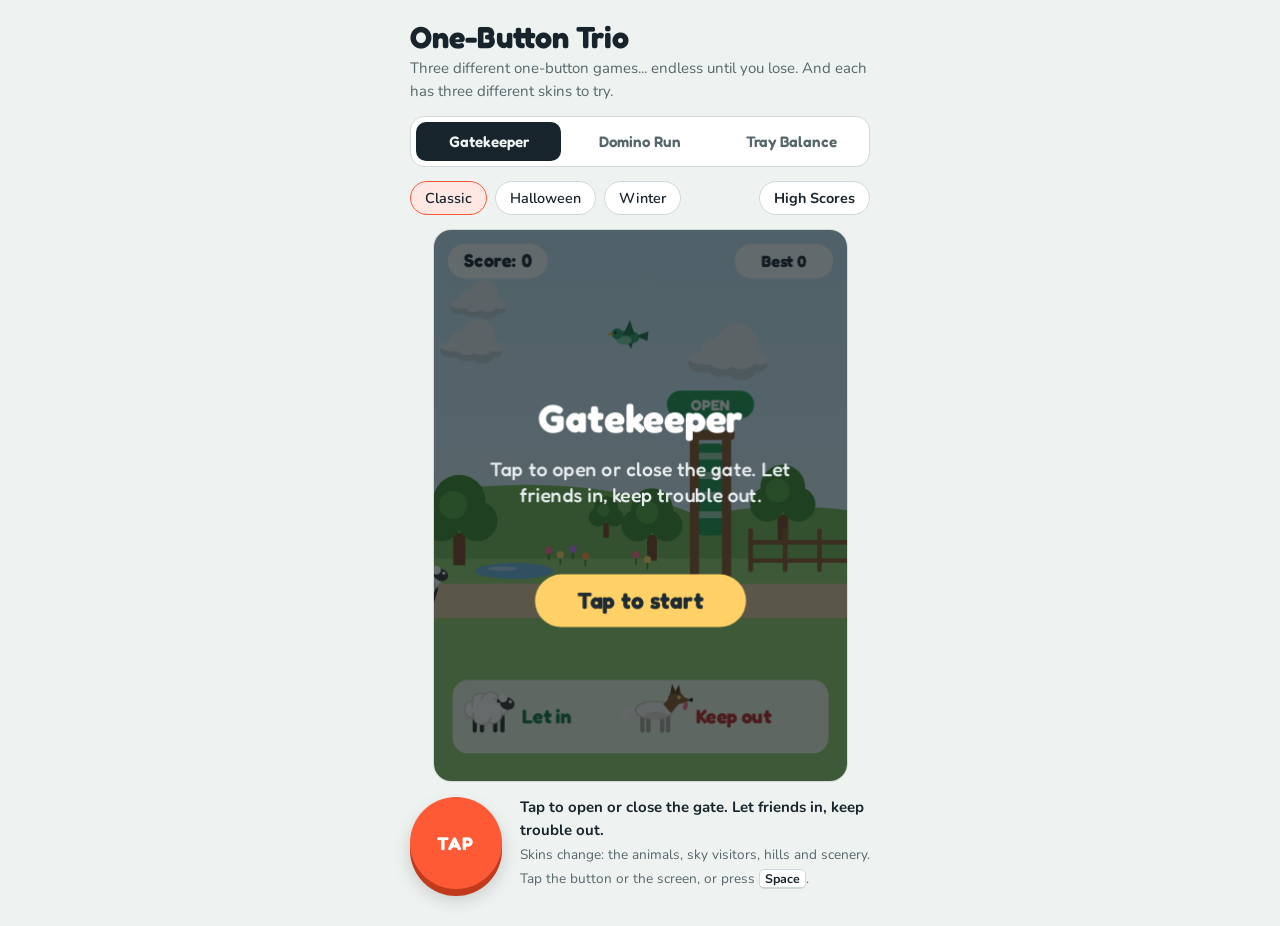
<file: play/one-button-trio.html>
<!doctype html>
<html lang="en">
<head>
<meta charset="utf-8">
<meta name="viewport" content="width=device-width, initial-scale=1, viewport-fit=cover">
<style>
:root { color-scheme: light; padding-top: env(safe-area-inset-top, 0px); padding-bottom: env(safe-area-inset-bottom, 0px); }
body { margin: 0; -webkit-tap-highlight-color: transparent; }
img { max-width: 100%; }
[hidden] { display: none !important; }
</style><title>One-Button Trio</title>
<meta name="claude:viewport-fit-sides" content="cover">
<link rel="preconnect" href="https://fonts.googleapis.com">
<link rel="preconnect" href="https://fonts.gstatic.com" crossorigin>
<link rel="stylesheet" href="https://fonts.googleapis.com/css2?family=Fredoka:wght@500;600;700&family=Nunito:wght@400;600;700&display=swap">
<style>
/* Layout: one centered column like a handheld toy: game tabs, skin chips, the stage, then a single arcade button */
:root{
  --bg:#eef3f1; --surface:#ffffff; --fg:#18242b; --muted:#56666b; --line:#cfdad7;
  --accent:#ff5a36; --accent-deep:#c23a1c;
  --display:'Fredoka', ui-rounded, 'Trebuchet MS', system-ui, sans-serif;
  --body:'Nunito', system-ui, -apple-system, 'Segoe UI', sans-serif;
}
@media (prefers-color-scheme: dark){
  :root:not([data-theme="light"]){--bg:#11181b;--surface:#1a2327;--fg:#e9f1ef;--muted:#97a6a9;--line:#2b373b;--accent:#ff6b4a;--accent-deep:#b8361a;color-scheme:dark}
}
:root[data-theme="dark"]{--bg:#11181b;--surface:#1a2327;--fg:#e9f1ef;--muted:#97a6a9;--line:#2b373b;--accent:#ff6b4a;--accent-deep:#b8361a;color-scheme:dark}
body{background:var(--bg);color:var(--fg);font-family:var(--body);font-size:15px;line-height:1.5}
.wrap{max-width:460px;margin:0 auto;padding-block:20px 36px;padding-left:max(16px, env(safe-area-inset-left, 0px));padding-right:max(16px, env(safe-area-inset-right, 0px));display:flex;flex-direction:column;gap:14px}
header{display:flex;flex-direction:column;gap:4px}
h1{font-family:var(--display);font-weight:700;font-size:1.9rem;line-height:1.1;margin:0;text-wrap:balance}
.sub{margin:0;color:var(--muted)}
.tabs{display:grid;grid-template-columns:repeat(3,1fr);gap:6px;background:var(--surface);border:1px solid var(--line);border-radius:14px;padding:5px}
.tab{font:600 .95rem var(--display);border:0;background:transparent;color:var(--muted);padding:10px 4px;border-radius:10px;cursor:pointer}
.tab:hover{color:var(--fg)}
.tab[aria-selected="true"]{background:var(--fg);color:var(--bg)}
.skins{display:flex;gap:8px;flex-wrap:wrap;align-items:center}
.lbl{font-size:.72rem;letter-spacing:.09em;text-transform:uppercase;color:var(--muted);font-weight:700;margin-right:2px}
.chip{border:1.5px solid var(--line);background:var(--surface);color:var(--fg);border-radius:999px;padding:6px 14px;font:600 .9rem var(--body);cursor:pointer}
.chip[aria-pressed="true"]{border-color:var(--accent);background:color-mix(in srgb, var(--accent) 14%, var(--surface))}
canvas{display:block;width:100%;max-width:100%;margin-inline:auto;aspect-ratio:3/4;border-radius:18px;border:1px solid var(--line);touch-action:manipulation;cursor:pointer;background:var(--surface);user-select:none;-webkit-user-select:none}
.controls{display:flex;align-items:center;gap:18px}
.big{width:92px;height:92px;flex:none;border-radius:50%;border:0;background:var(--accent);color:#fff;font:700 1.15rem var(--display);letter-spacing:.08em;cursor:pointer;box-shadow:0 7px 0 var(--accent-deep),0 10px 18px rgba(0,0,0,.18);transition:transform .06s,box-shadow .06s;touch-action:manipulation;user-select:none;-webkit-user-select:none}
.big.down,.big:active{transform:translateY(6px);box-shadow:0 1px 0 var(--accent-deep),0 3px 8px rgba(0,0,0,.18)}
.howto{min-width:0;display:flex;flex-direction:column;gap:4px}
.howto p{margin:0}
.rule{font-weight:700}
.note{font-size:.85rem;color:var(--muted)}
kbd{font:700 .78rem var(--body);border:1px solid var(--line);border-bottom-width:2px;border-radius:5px;padding:0 5px;background:var(--surface);color:var(--fg)}
:focus-visible{outline:3px solid var(--accent);outline-offset:2px}
.scores{margin-left:auto;border:1.5px solid var(--line);background:var(--surface);color:var(--fg);border-radius:999px;padding:6px 14px;font:700 .9rem var(--body);cursor:pointer}
.scores[aria-expanded="true"]{background:var(--fg);color:var(--bg);border-color:var(--fg)}
.board{background:var(--surface);border:1px solid var(--line);border-radius:16px;padding:14px 16px;display:flex;flex-direction:column;gap:10px}
.board-head{display:flex;justify-content:space-between;align-items:baseline;gap:12px}
.board h2{font:700 1.1rem var(--display);margin:0}
.board-game{font-size:.8rem;color:var(--muted);font-weight:700;letter-spacing:.06em;text-transform:uppercase}
.board ol{list-style:none;margin:0;padding:0;display:flex;flex-direction:column;gap:2px}
.board li{display:grid;grid-template-columns:2.2em 1fr auto;align-items:baseline;gap:10px;padding:6px 8px;border-radius:8px;font-variant-numeric:tabular-nums}
.board li:nth-child(odd){background:color-mix(in srgb, var(--fg) 4%, transparent)}
.board li.latest{background:color-mix(in srgb, var(--accent) 16%, var(--surface));font-weight:700}
.rank{color:var(--muted);font-weight:700}
.pts{font:600 1rem var(--display)}
.pts small{font:600 .75rem var(--body);color:var(--muted);margin-left:4px}
.when{font-size:.8rem;color:var(--muted)}
.empty{margin:0;color:var(--muted);font-size:.9rem}
.footnote{margin:0;font-size:.78rem;color:var(--muted)}
/* phones: keep the skin chips and High Scores on one row */
@media (max-width: 440px){.skins{gap:6px}.chip,.scores{padding:5px 10px;font-size:.85rem}}
@media (prefers-reduced-motion: reduce){.big{transition:none}}
</style>

</head>
<body>
<main class="wrap">
  <header>
    <h1>One-Button Trio</h1>
    <p class="sub">Three different one-button games... endless until you lose. And each has three different skins to try.</p>
  </header>

  <div class="tabs" role="tablist" aria-label="Choose a game">
    <button class="tab" role="tab" id="tab-gate" data-game="gate" aria-selected="true">Gatekeeper</button>
    <button class="tab" role="tab" id="tab-dom" data-game="dom" aria-selected="false">Domino Run</button>
    <button class="tab" role="tab" id="tab-tray" data-game="tray" aria-selected="false">Tray Balance</button>
  </div>

  <div class="skins" role="group" aria-label="Choose a skin">
    <button class="chip" id="skin-classic" data-skin="classic" aria-pressed="true">Classic</button>
    <button class="chip" id="skin-spooky" data-skin="spooky" aria-pressed="false">Halloween</button>
    <button class="chip" id="skin-winter" data-skin="winter" aria-pressed="false">Winter</button>
    <button class="scores" id="scores-btn" aria-expanded="false" aria-controls="board">High Scores</button>
  </div>

  <canvas id="stage" aria-label="Game screen. Tap or press Space to play."></canvas>

  <div class="controls">
    <button class="big" id="bigbtn" aria-label="Tap button">TAP</button>
    <div class="howto">
      <p class="rule" id="rule"></p>
      <p class="note" id="slots"></p>
      <p class="note">Tap the button or the screen, or press <kbd>Space</kbd>.</p>
    </div>
  </div>
  <section class="board" id="board" aria-labelledby="board-title" hidden>
    <div class="board-head">
      <h2 id="board-title">High scores</h2>
      <span class="board-game" id="board-game"></span>
    </div>
    <ol id="board-list"></ol>
    <p class="empty" id="board-empty" hidden>No scores yet. Finish a round to set the first one.</p>
    <p class="footnote">Scores are saved only in this browser/app on this device. No user information is collected or shared.</p>
  </section>
</main>

<script>
(() => {
  const W = 360, H = 480;
  const cv = document.getElementById('stage'), ctx = cv.getContext('2d');
  const btn = document.getElementById('bigbtn');
  const EMO = '"Apple Color Emoji","Segoe UI Emoji","Noto Color Emoji",sans-serif';
  const DISP = "'Fredoka', ui-rounded, 'Trebuchet MS', sans-serif";
  const reduce = matchMedia('(prefers-reduced-motion: reduce)').matches;
  const GOOD = '#1f9d55', BAD = '#d63b3b';

  // Each skin swaps art, palette and names only. Hitboxes, speeds and timing never change.
  const SKINS = {
    classic: { id:'classic', sky:['#bfe3f2','#eaf6fb'], ground:'#8fcf6f', ground2:'#74b957', path:'#dcc79f', ink:'#1d2b36', wood:'#8a5a33',
      wall:['#f6e7cf','#efd9b8'], floor:['#c99b6a','#b8895a'], table:'#a8774b', frame:'#8a5a33',
      good:'🐑', bad:'🐺', goodSprite:'sheep', badSprite:'wolf', goodName:'sheep', badName:'wolf',
      domFace:'#fffaf0', domPip:'#1d2b36', domEdge:'#1d2b36', cart:'#2d6fb5',
      tray:['🍰','🥤','🍰'], waiter:'🤵', outfit:'#2b3a55', tie:'#d9534f', hat:'none', people:['🧍','🧑‍💼','🧓','👩‍🍳'] },
    spooky: { id:'spooky', sky:['#24173d','#4b2d6e'], ground:'#2f4a26', ground2:'#253d1e', path:'#5b4636', ink:'#fff1dc', wood:'#c9a27a',
      wall:['#3a2556','#2a1a40'], floor:['#4a2f2a','#3b241f'], table:'#6a4632', frame:'#f28c28',
      good:'🎃', bad:'👻', goodSprite:'pumpkin', badSprite:'ghost', goodName:'pumpkin', badName:'ghost',
      domFace:'#f28c28', domPip:'#1b1027', domEdge:'#1b1027', cart:'#8b5cc4',
      tray:['🎃','🍬','🧁'], waiter:'🧛', outfit:'#2a1838', tie:'#f28c28', hat:'cape', people:['🧟','🧟‍♀️','💀'] },
    winter: { id:'winter', sky:['#c9ddf5','#f0f6fd'], ground:'#f8fbff', ground2:'#dbe7f3', path:'#c3d4e6', ink:'#1b2d4a', wood:'#7a4b2a',
      wall:['#e3eefa','#d2e2f4'], floor:['#9fb7cf','#8aa5c0'], table:'#7a4b2a', frame:'#c8102e',
      good:'🍬', bad:'🧓', goodSprite:'cane', badSprite:'scrooge', goodName:'candy cane', badName:'Scrooge',
      domFace:'#ffffff', domPip:'#c8102e', domEdge:'#c8102e', cart:'#2f7d5b',
      tray:['☕','🍪','☕'], waiter:'🤶', outfit:'#2f7d5b', tie:'#c8102e', hat:'santa', people:['⛄','🧝','🦌'] }
  };
  let skin = SKINS.classic;

  // ---------- drawing helpers ----------
  function emoji(e, x, y, s){ ctx.font = `${s}px ${EMO}`; ctx.textAlign='center'; ctx.textBaseline='alphabetic'; ctx.fillStyle='#000'; ctx.fillText(e, x, y); }
  // walking animals face right; y is the ground line, ph is the stride phase (tied to distance walked)
  function legs(spots, ph, top, color, width, reach){
    const a = Math.sin(ph); ctx.strokeStyle = color; ctx.lineWidth = width; ctx.lineCap = 'round';
    // diagonal pairs swing together, and the pair swinging forward lifts off the ground
    spots.forEach(([lx, d]) => { const o = a * d; ctx.beginPath(); ctx.moveTo(lx, top); ctx.lineTo(lx + o * reach, -Math.max(0, o) * 3.5); ctx.stroke(); });
  }
  function wolf(x, y, ph, sc){
    const g = '#f4f3ee', dk = '#a8a59c', lt = '#dedbd2', hd = '#8a5a33', ear = '#5e3b20', a = Math.sin(ph), bob = -Math.abs(Math.cos(ph)) * 1.6;
    ctx.save(); ctx.translate(x, y); ctx.scale(sc, sc);
    legs([[-12, 1], [-6, -1], [8, -1], [14, 1]], ph, -13 + bob, dk, 4.5, 5);
    ctx.translate(0, bob);
    ctx.strokeStyle = g; ctx.lineWidth = 6; ctx.beginPath(); ctx.moveTo(-16, -19); ctx.quadraticCurveTo(-28, -22 + a * 2, -31, -9 + a * 3); ctx.stroke();
    ctx.fillStyle = g; ctx.beginPath(); ctx.ellipse(0, -19, 19, 9, 0, 0, Math.PI * 2); ctx.fill(); ctx.strokeStyle = '#c9c6bc'; ctx.lineWidth = 1.2; ctx.stroke();
    ctx.fillStyle = lt; ctx.beginPath(); ctx.ellipse(2, -13.5, 12, 4, 0, 0, Math.PI * 2); ctx.fill();
    ctx.fillStyle = hd; ctx.beginPath(); ctx.moveTo(9, -25); ctx.lineTo(19, -35); ctx.lineTo(28, -29); ctx.lineTo(17, -16); ctx.closePath(); ctx.fill();
    ctx.beginPath(); ctx.ellipse(22, -31, 8, 6.5, 0, 0, Math.PI * 2); ctx.fill();
    // tongue hanging out, swaying with each step
    ctx.fillStyle = '#ef6f8c'; ctx.beginPath(); ctx.ellipse(31.5, -23 + Math.abs(a) * .8, 2.3, 4, .25 + a * .15, 0, Math.PI * 2); ctx.fill();
    ctx.fillStyle = hd; ctx.beginPath(); ctx.moveTo(26, -34); ctx.lineTo(38, -29); ctx.lineTo(27, -25.5); ctx.closePath(); ctx.fill();
    ctx.fillStyle = '#222'; ctx.beginPath(); ctx.arc(37.5, -29.5, 1.9, 0, Math.PI * 2); ctx.fill();
    ctx.fillStyle = ear; ctx.beginPath(); ctx.moveTo(16, -35); ctx.lineTo(18, -46); ctx.lineTo(22, -36); ctx.closePath(); ctx.fill();
    ctx.beginPath(); ctx.moveTo(20, -36); ctx.lineTo(25, -45); ctx.lineTo(27, -35); ctx.closePath(); ctx.fill();
    ctx.fillStyle = '#ffd34d'; ctx.beginPath(); ctx.arc(25, -32, 1.9, 0, Math.PI * 2); ctx.fill();
    ctx.restore();
  }
  function sheep(x, y, ph, sc){
    const a = Math.sin(ph), bob = -Math.abs(Math.cos(ph)) * 1.4;
    ctx.save(); ctx.translate(x, y); ctx.scale(sc, sc);
    legs([[-10, 1], [-4, -1], [7, -1], [13, 1]], ph, -10 + bob, '#2f2f2f', 3.5, 4);
    ctx.translate(0, bob);
    ctx.fillStyle = '#fbfbf6'; ctx.strokeStyle = '#d3d3c8'; ctx.lineWidth = 1.2;
    [[-11, -16], [-5, -22], [3, -23], [10, -18], [5, -12], [-4, -11]].forEach(([cx, cy]) => { ctx.beginPath(); ctx.arc(cx, cy, 7.5, 0, Math.PI * 2); ctx.fill(); ctx.stroke(); });
    ctx.beginPath(); ctx.ellipse(0, -17, 12, 7.5, 0, 0, Math.PI * 2); ctx.fill();
    ctx.fillStyle = '#3a3a3a'; ctx.beginPath(); ctx.ellipse(17, -21 + a * .7, 6.2, 5, .35, 0, Math.PI * 2); ctx.fill();
    ctx.beginPath(); ctx.ellipse(11.5, -24, 3.6, 1.8, -.5, 0, Math.PI * 2); ctx.fill();
    ctx.fillStyle = '#fbfbf6'; ctx.beginPath(); ctx.arc(13.5, -25.5, 3.6, 0, Math.PI * 2); ctx.fill();
    ctx.fillStyle = '#fff'; ctx.beginPath(); ctx.arc(19.5, -22.5 + a * .7, 1.3, 0, Math.PI * 2); ctx.fill();
    ctx.restore();
  }
  // songbirds in flight, facing left (the way they fly), wings flapping
  const BIRDS = [
    {body:'#7a5c48', breast:'#e8662d', wing:'#5e4636'},   // robin
    {body:'#3d7fd1', breast:'#a9c8ea', wing:'#2a5ea8', crest:true}, // blue jay
    {body:'#d7263d', breast:'#e8505f', wing:'#a81d2f', crest:true}, // cardinal
    {body:'#f2c230', breast:'#f7d95c', wing:'#8a6d1d'},   // goldfinch
    {body:'#2f9e6e', breast:'#7fd1a6', wing:'#1f7350'},   // green finch
    {body:'#e07a2e', breast:'#f3a65b', wing:'#9c4f1a'}    // oriole
  ];
  function bird(x, y, t, v, sc){
    const c = BIRDS[v % BIRDS.length], flap = Math.sin(t * 16);
    ctx.save(); ctx.translate(x, y); ctx.scale(sc, sc);
    ctx.fillStyle = c.wing; ctx.beginPath(); ctx.moveTo(7, -1); ctx.lineTo(18, -5); ctx.lineTo(17, 3); ctx.closePath(); ctx.fill();
    ctx.fillStyle = c.wing; ctx.beginPath(); ctx.moveTo(-3, -1); ctx.lineTo(6, -1); ctx.lineTo(3, -1 + 11 * flap); ctx.closePath(); ctx.fill();
    ctx.fillStyle = c.body; ctx.beginPath(); ctx.ellipse(0, 0, 10, 6, 0, 0, Math.PI * 2); ctx.fill();
    ctx.fillStyle = c.breast; ctx.beginPath(); ctx.ellipse(-3, 2.5, 6.5, 3.5, 0, 0, Math.PI * 2); ctx.fill();
    ctx.fillStyle = c.body; ctx.beginPath(); ctx.arc(-9, -3, 4.8, 0, Math.PI * 2); ctx.fill();
    if (c.crest){ ctx.beginPath(); ctx.moveTo(-10, -7); ctx.lineTo(-5, -11); ctx.lineTo(-6, -5); ctx.closePath(); ctx.fill(); }
    ctx.fillStyle = '#f2b134'; ctx.beginPath(); ctx.moveTo(-13, -4.5); ctx.lineTo(-18.5, -2.5); ctx.lineTo(-13, -1.2); ctx.closePath(); ctx.fill();
    ctx.fillStyle = '#1b1b1b'; ctx.beginPath(); ctx.arc(-10.5, -4, 1.1, 0, Math.PI * 2); ctx.fill();
    ctx.fillStyle = c.wing; ctx.beginPath(); ctx.moveTo(-4, -2); ctx.lineTo(6, -2); ctx.lineTo(2, -2 - 13 * flap); ctx.closePath(); ctx.fill();
    ctx.restore();
  }
  // pumpkins roll toward the gate; v picks one of four carved faces
  function pumpkin(x, y, ph, v){
    const r = 15;
    ctx.save(); ctx.translate(x, y - r); ctx.rotate(ph * .74);
    ctx.fillStyle = '#f28c28'; ctx.beginPath(); ctx.ellipse(0, 0, r, r * .93, 0, 0, Math.PI * 2); ctx.fill();
    ctx.strokeStyle = '#c9661a'; ctx.lineWidth = 1.5;
    ctx.beginPath(); ctx.ellipse(0, 0, r * .5, r * .93, 0, 0, Math.PI * 2); ctx.stroke();
    ctx.fillStyle = '#4f7a2a'; ctx.fillRect(-2, -r - 4, 4, 6);
    ctx.fillStyle = '#3a1805'; ctx.strokeStyle = '#3a1805';
    ctx.beginPath();
    if (v === 0){ // classic jack-o'-lantern
      ctx.moveTo(-9, -3); ctx.lineTo(-5.5, -9); ctx.lineTo(-2, -3); ctx.closePath();
      ctx.moveTo(2, -3); ctx.lineTo(5.5, -9); ctx.lineTo(9, -3); ctx.closePath();
      ctx.moveTo(-9, 2); ctx.quadraticCurveTo(0, 13, 9, 2); ctx.quadraticCurveTo(0, 7, -9, 2); ctx.fill();
    } else if (v === 1){ // surprised
      ctx.arc(-5, -4, 2.8, 0, Math.PI * 2); ctx.moveTo(7.8, -4); ctx.arc(5, -4, 2.8, 0, Math.PI * 2);
      ctx.moveTo(3.2, 5); ctx.arc(0, 5, 3.2, 0, Math.PI * 2); ctx.fill();
    } else if (v === 2){ // grumpy, zigzag teeth
      ctx.moveTo(-9, -7); ctx.lineTo(-2, -4); ctx.lineTo(-6, -1); ctx.closePath();
      ctx.moveTo(9, -7); ctx.lineTo(2, -4); ctx.lineTo(6, -1); ctx.closePath();
      ctx.moveTo(-8, 4); ctx.lineTo(-5, 2); ctx.lineTo(-2, 5); ctx.lineTo(1, 2); ctx.lineTo(4, 5); ctx.lineTo(8, 3); ctx.lineTo(8, 7); ctx.lineTo(-8, 8); ctx.closePath(); ctx.fill();
    } else { // happy, eyes closed
      ctx.lineWidth = 2; ctx.lineCap = 'round';
      ctx.arc(-5, -2, 3, Math.PI * 1.1, Math.PI * 1.9); ctx.stroke();
      ctx.beginPath(); ctx.arc(5, -2, 3, Math.PI * 1.1, Math.PI * 1.9); ctx.stroke();
      ctx.beginPath(); ctx.moveTo(-8, 2); ctx.quadraticCurveTo(0, 14, 8, 2); ctx.closePath(); ctx.fill();
    }
    ctx.restore();
  }
  // candy canes hop along the path
  function cane(x, y, ph){
    const hop = Math.abs(Math.sin(ph)) * 7;
    ctx.fillStyle = 'rgba(0,0,0,.12)'; ctx.beginPath(); ctx.ellipse(x + 2, y, Math.max(3, 9 - hop * .6), 2.2, 0, 0, Math.PI * 2); ctx.fill();
    ctx.save(); ctx.translate(x, y - hop); ctx.scale(1.2, 1.2); ctx.rotate(Math.sin(ph) * .1);
    const path = () => { ctx.beginPath(); ctx.moveTo(-4, 0); ctx.lineTo(-4, -24); ctx.arc(4, -24, 8, Math.PI, 0); ctx.lineTo(12, -18); };
    ctx.lineCap = 'round'; path(); ctx.strokeStyle = '#9aa9b8'; ctx.lineWidth = 9.5; ctx.stroke();
    path(); ctx.strokeStyle = '#ffffff'; ctx.lineWidth = 7; ctx.stroke();
    ctx.lineCap = 'butt'; ctx.setLineDash([4, 4]); path(); ctx.strokeStyle = '#d7263d'; ctx.stroke(); ctx.setLineDash([]);
    ctx.restore();
  }
  // a grumpy old miser in a top hat, walking with his cane
  function scrooge(x, y, ph, sc){
    const a = Math.sin(ph);
    ctx.save(); ctx.translate(x, y); ctx.scale(sc, sc); ctx.lineCap = 'round';
    ctx.strokeStyle = '#2a2a2a'; ctx.lineWidth = 3.5; ctx.beginPath();
    ctx.moveTo(-2, -14); ctx.lineTo(-2 + a * 5, -Math.max(0, a) * 3); ctx.moveTo(2, -14); ctx.lineTo(2 - a * 5, -Math.max(0, -a) * 3); ctx.stroke();
    ctx.translate(0, -Math.abs(Math.cos(ph)) * 1.2);
    ctx.strokeStyle = '#2f3a31'; ctx.beginPath(); ctx.moveTo(0, -34); ctx.lineTo(-a * 5, -22); ctx.stroke();
    ctx.fillStyle = '#3d4a3f'; ctx.beginPath(); ctx.moveTo(-6, -38); ctx.lineTo(6, -38); ctx.lineTo(10, -12); ctx.lineTo(-10, -12); ctx.closePath(); ctx.fill();
    ctx.fillStyle = '#7d1f2a'; ctx.fillRect(-6, -38, 12, 3);
    ctx.strokeStyle = '#5a3a22'; ctx.lineWidth = 2; ctx.beginPath(); ctx.moveTo(10 + a * 2, -22); ctx.lineTo(14 + a * 2, 0); ctx.stroke();
    ctx.strokeStyle = '#3d4a3f'; ctx.lineWidth = 3.5; ctx.beginPath(); ctx.moveTo(1, -34); ctx.lineTo(10 + a * 2, -23); ctx.stroke();
    ctx.fillStyle = '#f0c8a0'; ctx.beginPath(); ctx.arc(1, -44, 6, 0, Math.PI * 2); ctx.fill();
    ctx.beginPath(); ctx.moveTo(6, -46); ctx.lineTo(11.5, -42.5); ctx.lineTo(6, -41.5); ctx.closePath(); ctx.fill();
    ctx.fillStyle = '#c9c9c9'; ctx.beginPath(); ctx.ellipse(-3, -42, 2.6, 4, 0, 0, Math.PI * 2); ctx.fill();
    ctx.strokeStyle = '#444'; ctx.lineWidth = 1.2; ctx.beginPath(); ctx.moveTo(2.5, -48); ctx.lineTo(5.8, -46.6); ctx.stroke();
    ctx.fillStyle = '#222'; ctx.beginPath(); ctx.arc(4, -45.3, .95, 0, Math.PI * 2); ctx.fill();
    ctx.beginPath(); ctx.arc(5, -38.2, 2, Math.PI * 1.15, Math.PI * 1.85); ctx.stroke();
    ctx.fillStyle = '#1f1f24'; ctx.fillRect(-7, -51, 15, 2.5); ctx.fillRect(-4.5, -62, 10, 11);
    ctx.restore();
  }
  // a witch flying on her broom, facing left (the way she flies)
  // witch outfits: light blue, red, green, yellow
  const WITCHES = [{dress:'#7cc4f0', cape:'#3f8fd0'}, {dress:'#d7263d', cape:'#9e1b2c'}, {dress:'#3fa45b', cape:'#26733d'}, {dress:'#f2c230', cape:'#c9961a'}];
  function witch(x, y, t, sc, v = 0){
    const w = Math.sin(t * 10), C = WITCHES[v % WITCHES.length];
    ctx.save(); ctx.translate(x, y); ctx.scale(sc, sc); ctx.lineCap = 'round';
    ctx.fillStyle = C.cape; ctx.beginPath(); ctx.moveTo(-1, -14); ctx.quadraticCurveTo(10, -14 + w, 19, -9 + w * 2); ctx.lineTo(12, -3); ctx.lineTo(3, -2); ctx.closePath(); ctx.fill();
    ctx.strokeStyle = '#a0703f'; ctx.lineWidth = 2.5; ctx.beginPath(); ctx.moveTo(-24, 1); ctx.lineTo(18, 3); ctx.stroke();
    ctx.fillStyle = '#e0b354'; ctx.beginPath(); ctx.moveTo(16, 0); ctx.lineTo(31, -5 + w); ctx.lineTo(33, 4 + w); ctx.lineTo(31, 10 + w); ctx.lineTo(16, 6); ctx.closePath(); ctx.fill();
    ctx.strokeStyle = '#b58a35'; ctx.lineWidth = 1; ctx.beginPath(); ctx.moveTo(17, 3); ctx.lineTo(32, 2 + w); ctx.stroke();
    ctx.fillStyle = C.dress; ctx.beginPath(); ctx.moveTo(-6, -15); ctx.lineTo(3, -15); ctx.lineTo(7, 2); ctx.lineTo(-8, 2); ctx.closePath(); ctx.fill();
    ctx.strokeStyle = C.dress; ctx.lineWidth = 3; ctx.beginPath(); ctx.moveTo(-5, 1); ctx.lineTo(-10, 8 + w * .6); ctx.stroke();
    ctx.fillStyle = '#1a1a1a'; ctx.beginPath(); ctx.ellipse(-12, 9 + w * .6, 3, 1.8, 0, 0, Math.PI * 2); ctx.fill();
    ctx.strokeStyle = C.dress; ctx.lineWidth = 2.6; ctx.beginPath(); ctx.moveTo(-3, -11); ctx.lineTo(-12, 0); ctx.stroke();
    ctx.fillStyle = '#ff8c2a'; ctx.beginPath(); ctx.moveTo(-1, -21); ctx.quadraticCurveTo(8, -18 + w, 9, -10 + w); ctx.lineTo(2, -15); ctx.closePath(); ctx.fill();
    ctx.fillStyle = '#8fd16a'; ctx.beginPath(); ctx.arc(-3, -19, 4.6, 0, Math.PI * 2); ctx.fill();
    ctx.beginPath(); ctx.moveTo(-7, -20); ctx.lineTo(-10.5, -17.5); ctx.lineTo(-7, -17); ctx.closePath(); ctx.fill();
    ctx.fillStyle = '#111'; ctx.beginPath(); ctx.arc(-5.5, -20, .9, 0, Math.PI * 2); ctx.fill();
    ctx.fillStyle = '#2a1838'; ctx.fillRect(-11, -24.5, 16, 2.6);
    ctx.beginPath(); ctx.moveTo(-7.5, -24); ctx.lineTo(2.5, -24); ctx.quadraticCurveTo(2, -31, 7, -36); ctx.quadraticCurveTo(-2, -33, -7.5, -24); ctx.closePath(); ctx.fill();
    ctx.fillStyle = '#f28c28'; ctx.fillRect(-6.5, -26.5, 8.5, 2);
    ctx.restore();
  }
  // glowing reindeer noses: red, blue, green, yellow, pink, purple, orange
  const NOSES = ['#ff2a3d', '#2f8bff', '#2ee06a', '#ffd21f', '#ff5fc8', '#a55bff', '#ff8a1f'];
  // a reindeer in a flying leap, facing left
  function deer(x, y, t, sc, v = 0){
    const g = Math.sin(t * 9), nose = NOSES[v % NOSES.length], br = '#9a6b43', dk = '#6b4a2f';
    ctx.save(); ctx.translate(x, y); ctx.scale(sc, sc); ctx.lineCap = 'round';
    ctx.strokeStyle = dk; ctx.lineWidth = 3; ctx.beginPath();
    ctx.moveTo(-8, 4); ctx.lineTo(-17 + g * 2, 8 - g); ctx.moveTo(-5, 5); ctx.lineTo(-13 + g * 2, 11 - g);
    ctx.moveTo(9, 4); ctx.lineTo(19 - g * 2, 9 + g); ctx.moveTo(12, 3); ctx.lineTo(22 - g * 2, 6 + g); ctx.stroke();
    ctx.fillStyle = br; ctx.beginPath(); ctx.ellipse(0, 0, 15, 7, -.05, 0, Math.PI * 2); ctx.fill();
    ctx.fillStyle = '#d9b48c'; ctx.beginPath(); ctx.ellipse(-1, 3.5, 10, 3, 0, 0, Math.PI * 2); ctx.fill();
    ctx.fillStyle = '#f3e6d4'; ctx.beginPath(); ctx.arc(15, -3, 3, 0, Math.PI * 2); ctx.fill();
    ctx.fillStyle = br; ctx.beginPath(); ctx.moveTo(-9, -4); ctx.lineTo(-17, -13); ctx.lineTo(-12, -15); ctx.lineTo(-5, -5); ctx.closePath(); ctx.fill();
    ctx.beginPath(); ctx.ellipse(-17, -14, 5.5, 4, -.2, 0, Math.PI * 2); ctx.fill();
    ctx.beginPath(); ctx.ellipse(-22, -12.5, 3.2, 2.4, -.2, 0, Math.PI * 2); ctx.fill();
    ctx.fillStyle = nose + '55'; ctx.beginPath(); ctx.arc(-25.5, -12.5, 5.5, 0, Math.PI * 2); ctx.fill();
    ctx.fillStyle = nose; ctx.beginPath(); ctx.arc(-25.5, -12.5, 2.9, 0, Math.PI * 2); ctx.fill();
    ctx.fillStyle = 'rgba(255,255,255,.7)'; ctx.beginPath(); ctx.arc(-26.4, -13.5, .9, 0, Math.PI * 2); ctx.fill();
    ctx.fillStyle = '#111'; ctx.beginPath(); ctx.arc(-18.5, -15.5, .9, 0, Math.PI * 2); ctx.fill();
    ctx.fillStyle = dk; ctx.beginPath(); ctx.ellipse(-13, -17, 2.6, 1.3, .6, 0, Math.PI * 2); ctx.fill();
    ctx.strokeStyle = '#7a5532'; ctx.lineWidth = 1.8; ctx.beginPath();
    ctx.moveTo(-16, -17); ctx.lineTo(-14, -26); ctx.moveTo(-14.8, -22); ctx.lineTo(-19, -25); ctx.moveTo(-14.3, -24.5); ctx.lineTo(-10, -28);
    ctx.moveTo(-13.5, -17); ctx.lineTo(-9, -24); ctx.moveTo(-10.5, -21.5); ctx.lineTo(-6, -23); ctx.stroke();
    ctx.restore();
  }
  // floating ghosts with grumpy faces: 0 angry, 1 sad, 2 mean, 3 sulky
  function ghost(x, y, ph, v){
    const f = Math.sin(ph);
    ctx.save(); ctx.translate(x, y - 6 - Math.abs(f) * 3); ctx.rotate(.08 + f * .04);
    ctx.beginPath(); ctx.moveTo(-14, 0); ctx.lineTo(-14, -22); ctx.arc(0, -22, 14, Math.PI, 0); ctx.lineTo(14, 0);
    for (let i = 0; i < 4; i++){ const x0 = 14 - i * 7; ctx.quadraticCurveTo(x0 - 3.5, (i % 2 ? -3 : 6) + f * 2, x0 - 7, 0); }
    ctx.closePath(); ctx.fillStyle = '#f6f3ff'; ctx.fill(); ctx.strokeStyle = '#b9b0d6'; ctx.lineWidth = 1.5; ctx.stroke();
    const ink = '#2a2340'; ctx.fillStyle = ink; ctx.strokeStyle = ink; ctx.lineWidth = 2; ctx.lineCap = 'round';
    const eyes = () => { ctx.beginPath(); ctx.arc(-5, -21, 2.3, 0, Math.PI * 2); ctx.arc(5, -21, 2.3, 0, Math.PI * 2); ctx.fill(); };
    const frown = () => { ctx.beginPath(); ctx.arc(0, -8, 5, Math.PI * 1.15, Math.PI * 1.85); ctx.stroke(); };
    if (v === 0){ eyes(); ctx.beginPath(); ctx.moveTo(-9, -28); ctx.lineTo(-2.5, -25); ctx.moveTo(9, -28); ctx.lineTo(2.5, -25); ctx.stroke(); frown(); }
    else if (v === 1){ eyes(); ctx.beginPath(); ctx.moveTo(-9, -25); ctx.lineTo(-3, -28); ctx.moveTo(9, -25); ctx.lineTo(3, -28); ctx.stroke(); frown();
      ctx.fillStyle = '#6cb6e0'; ctx.beginPath(); ctx.moveTo(-6, -18); ctx.quadraticCurveTo(-8.5, -13, -6, -12.5); ctx.quadraticCurveTo(-3.5, -13, -6, -18); ctx.fill(); }
    else if (v === 2){ ctx.beginPath(); ctx.ellipse(-5, -21, 3, 1.2, .25, 0, Math.PI * 2); ctx.ellipse(5, -21, 3, 1.2, -.25, 0, Math.PI * 2); ctx.fill();
      ctx.beginPath(); ctx.moveTo(-9, -26); ctx.lineTo(-2, -23); ctx.moveTo(9, -26); ctx.lineTo(2, -23); ctx.stroke();
      ctx.beginPath(); ctx.moveTo(-7, -13); ctx.lineTo(7, -15); ctx.lineTo(6, -10); ctx.lineTo(3, -12.5); ctx.lineTo(0, -9.5); ctx.lineTo(-3, -12); ctx.lineTo(-6, -10); ctx.closePath(); ctx.fill(); }
    else { eyes(); ctx.beginPath(); ctx.moveTo(-8, -26); ctx.lineTo(-2, -26); ctx.moveTo(8, -26); ctx.lineTo(2, -26); ctx.stroke();
      ctx.beginPath(); ctx.moveTo(-5, -11); ctx.quadraticCurveTo(-2.5, -13.5, 0, -11); ctx.quadraticCurveTo(2.5, -8.5, 5, -11); ctx.stroke(); }
    ctx.restore();
  }
  // the moon shows as full, half or crescent; lit side may face either way
  function moon(m){
    ctx.save(); ctx.translate(m.x, m.y); if (m.flip) ctx.scale(-1, 1);
    ctx.fillStyle = `rgba(255,246,200,${m.phase === 'full' ? .18 : .08})`; ctx.beginPath(); ctx.arc(0, 0, m.r * 1.8, 0, Math.PI * 2); ctx.fill();
    ctx.beginPath();
    if (m.phase === 'full') ctx.arc(0, 0, m.r, 0, Math.PI * 2);
    else if (m.phase === 'half'){ ctx.arc(0, 0, m.r, -Math.PI / 2, Math.PI / 2); ctx.closePath(); }
    else { ctx.arc(0, 0, m.r, -Math.PI / 2, Math.PI / 2); ctx.ellipse(0, 0, m.r * .45, m.r, 0, Math.PI / 2, -Math.PI / 2, true); ctx.closePath(); }
    ctx.fillStyle = '#fff6c8'; ctx.fill(); ctx.clip();
    ctx.fillStyle = 'rgba(190,178,130,.45)'; [[-4, -3, 3], [5, 4, 2.2], [2, -6, 1.5], [8, -3, 1.8]].forEach(([dx, dy, r]) => { ctx.beginPath(); ctx.arc(dx, dy, r, 0, Math.PI * 2); ctx.fill(); });
    ctx.restore();
  }
  // rare showpiece flyers, one per skin, all facing left
  function pegasus(x, y, t, sc){
    const f = Math.sin(t * 12), body = '#fbfaf5', line = '#b9b6ad', gold = '#f2c230';
    ctx.save(); ctx.translate(x, y); ctx.scale(sc, sc); ctx.lineCap = 'round'; ctx.lineJoin = 'round';
    const wing = (dx, c) => { ctx.fillStyle = c; ctx.beginPath(); ctx.moveTo(dx - 6, -5); ctx.lineTo(dx + 10, -5); ctx.lineTo(dx + 20, -8 - 22 * f); ctx.lineTo(dx + 11, -6 - 17 * f); ctx.lineTo(dx + 4, -6 - 20 * f); ctx.lineTo(dx - 2, -5 - 13 * f); ctx.closePath(); ctx.fill(); ctx.strokeStyle = '#7f8db0'; ctx.lineWidth = 1.2; ctx.stroke(); };
    wing(4, '#b9c9ec');
    ctx.strokeStyle = gold; ctx.lineWidth = 4; ctx.beginPath(); ctx.moveTo(15, -3); ctx.quadraticCurveTo(26, -2 + f * 3, 32, 6 + f * 2); ctx.stroke();
    ctx.strokeStyle = '#d8d4c8'; ctx.lineWidth = 3.4;
    ctx.beginPath(); ctx.moveTo(-9, 5); ctx.lineTo(-15, 9); ctx.lineTo(-19, 6); ctx.moveTo(-5, 6); ctx.lineTo(-10, 12); ctx.lineTo(-15, 11);
    ctx.moveTo(10, 5); ctx.lineTo(19, 11); ctx.moveTo(13, 4); ctx.lineTo(23, 7); ctx.stroke();
    ctx.fillStyle = body; ctx.beginPath(); ctx.ellipse(0, 0, 17, 8, -.05, 0, Math.PI * 2); ctx.fill(); ctx.strokeStyle = line; ctx.lineWidth = 1; ctx.stroke();
    ctx.fillStyle = body; ctx.beginPath(); ctx.moveTo(-10, -4); ctx.lineTo(-18, -16); ctx.lineTo(-12, -19); ctx.lineTo(-4, -6); ctx.closePath(); ctx.fill();
    ctx.beginPath(); ctx.ellipse(-20, -17, 7.5, 4.5, -.35, 0, Math.PI * 2); ctx.fill(); ctx.stroke();
    ctx.strokeStyle = gold; ctx.lineWidth = 3; ctx.beginPath(); ctx.moveTo(-14, -20); ctx.quadraticCurveTo(-8, -13, -4, -6); ctx.stroke();
    ctx.fillStyle = '#d8d4c8'; ctx.beginPath(); ctx.moveTo(-17, -21); ctx.lineTo(-15, -26); ctx.lineTo(-13.5, -20.5); ctx.closePath(); ctx.fill();
    ctx.fillStyle = '#222'; ctx.beginPath(); ctx.arc(-21, -18.5, 1, 0, Math.PI * 2); ctx.fill();
    wing(-1, '#dbe4f8');
    ctx.restore();
  }
  function bigBat(x, y, t, sc){
    const f = Math.sin(t * 14);
    ctx.save(); ctx.translate(x, y); ctx.scale(sc, sc);
    const glow = ctx.createRadialGradient(0, 0, 4, 0, 0, 48); glow.addColorStop(0, 'rgba(255,190,90,.55)'); glow.addColorStop(1, 'rgba(255,190,90,0)');
    ctx.fillStyle = glow; ctx.beginPath(); ctx.arc(0, 0, 48, 0, Math.PI * 2); ctx.fill();
    const wing = m => { ctx.beginPath(); ctx.moveTo(m * 4, -2); ctx.lineTo(m * 15, -11 - 11 * f); ctx.lineTo(m * 38, -7 - 15 * f); ctx.lineTo(m * 32, 2 - 5 * f); ctx.lineTo(m * 26, -1 - 3 * f); ctx.lineTo(m * 20, 5 - 2 * f); ctx.lineTo(m * 12, 1); ctx.lineTo(m * 4, 5); ctx.closePath(); ctx.fill(); ctx.stroke(); };
    ctx.fillStyle = '#0b0910'; ctx.strokeStyle = '#c9a0ff'; ctx.lineWidth = 1.5; ctx.lineJoin = 'round';
    wing(-1); wing(1);
    ctx.beginPath(); ctx.ellipse(0, 2, 6, 9, 0, 0, Math.PI * 2); ctx.fill(); ctx.stroke();
    ctx.beginPath(); ctx.arc(0, -7, 5.5, 0, Math.PI * 2); ctx.fill();
    ctx.beginPath(); ctx.moveTo(-5, -9); ctx.lineTo(-5, -17); ctx.lineTo(-1, -11); ctx.moveTo(5, -9); ctx.lineTo(5, -17); ctx.lineTo(1, -11); ctx.fill(); ctx.stroke();
    ctx.fillStyle = '#ff3b3b'; ctx.beginPath(); ctx.arc(-2.2, -7.5, 1.4, 0, Math.PI * 2); ctx.arc(2.2, -7.5, 1.4, 0, Math.PI * 2); ctx.fill();
    ctx.restore();
  }
  function sleigh(x, y, t, sc){
    ctx.save(); ctx.translate(x, y); ctx.scale(sc, sc); ctx.lineCap = 'round';
    deer(-84, -2, t, .8, 0); deer(-50, 2, t + .4, .8, 0);
    ctx.strokeStyle = '#7a4b2a'; ctx.lineWidth = 1.2; ctx.beginPath(); ctx.moveTo(-74, -4); ctx.lineTo(-14, -14); ctx.moveTo(-40, 0); ctx.lineTo(-14, -14); ctx.stroke();
    ctx.fillStyle = '#7a5532'; ctx.beginPath(); ctx.ellipse(16, -20, 9, 10, 0, 0, Math.PI * 2); ctx.fill();
    ctx.fillStyle = '#d7263d'; ctx.beginPath(); ctx.arc(2, -20, 7, 0, Math.PI * 2); ctx.fill();
    ctx.fillStyle = '#f0c8a0'; ctx.beginPath(); ctx.arc(-1, -30, 4.5, 0, Math.PI * 2); ctx.fill();
    ctx.fillStyle = '#ffffff'; ctx.beginPath(); ctx.moveTo(-6, -29); ctx.quadraticCurveTo(-4, -20, 1, -27); ctx.closePath(); ctx.fill();
    ctx.fillStyle = '#d7263d'; ctx.beginPath(); ctx.moveTo(-5, -33); ctx.quadraticCurveTo(0, -42, 8, -37); ctx.lineTo(4, -32); ctx.closePath(); ctx.fill();
    ctx.fillStyle = '#ffffff'; ctx.fillRect(-6, -34.5, 11, 3); ctx.beginPath(); ctx.arc(9, -37, 2.2, 0, Math.PI * 2); ctx.fill();
    ctx.fillStyle = '#c8102e'; ctx.beginPath(); ctx.moveTo(-16, -16); ctx.quadraticCurveTo(-18, -2, -6, 0); ctx.lineTo(24, 0); ctx.quadraticCurveTo(28, -10, 24, -18); ctx.lineTo(8, -12); ctx.closePath(); ctx.fill();
    ctx.strokeStyle = '#f2c230'; ctx.lineWidth = 2; ctx.beginPath(); ctx.moveTo(-16, -15); ctx.quadraticCurveTo(-17, -3, -6, -1); ctx.lineTo(24, -1); ctx.stroke();
    ctx.lineWidth = 2.2; ctx.beginPath(); ctx.moveTo(-2, 0); ctx.lineTo(-2, 5); ctx.moveTo(18, 0); ctx.lineTo(18, 5); ctx.moveTo(-20, 1); ctx.quadraticCurveTo(-24, 6, -16, 6); ctx.lineTo(26, 6); ctx.stroke();
    ctx.restore();
  }
  function rr(x, y, w, h, r){ ctx.beginPath(); if (ctx.roundRect) ctx.roundRect(x, y, w, h, r); else ctx.rect(x, y, w, h); }
  function text(t, x, y, size, color, weight=600, align='center'){ ctx.font = `${weight} ${size}px ${DISP}`; ctx.fillStyle=color; ctx.textAlign=align; ctx.textBaseline='alphabetic'; ctx.fillText(t, x, y); }
  function wrapText(t, x, y, maxW, size, color){
    ctx.font = `500 ${size}px ${DISP}`; const words = t.split(' '); let line = '', yy = y;
    for (const w of words){ const test = line ? line + ' ' + w : w;
      if (ctx.measureText(test).width > maxW && line){ text(line, x, yy, size, color, 500); line = w; yy += size * 1.35; ctx.font = `500 ${size}px ${DISP}`; } else line = test; }
    if (line) text(line, x, yy, size, color, 500);
  }
  function grad(c){ const g = ctx.createLinearGradient(0,0,0,H); g.addColorStop(0,c[0]); g.addColorStop(1,c[1]); ctx.fillStyle=g; ctx.fillRect(0,0,W,H); }

  let ac = null;
  function beep(f, d=.07, type='sine', v=.04){
    try { ac = ac || new (window.AudioContext || window.webkitAudioContext)();
      const o = ac.createOscillator(), g = ac.createGain(); o.type=type; o.frequency.value=f;
      g.gain.setValueAtTime(v, ac.currentTime); g.gain.exponentialRampToValueAtTime(.0001, ac.currentTime + d);
      o.connect(g).connect(ac.destination); o.start(); o.stop(ac.currentTime + d);
    } catch(e) {}
  }

  // kid-friendly cartoon hits for keeping trouble out: 0 bonk, 1 pow, 2 boing
  function sfx(k){
    try {
      ac = ac || new (window.AudioContext || window.webkitAudioContext)();
      const t = ac.currentTime, out = ac.destination;
      const tone = (type, f0, f1, dur, vol, lin) => { const o = ac.createOscillator(), g = ac.createGain(); o.type = type;
        o.frequency.setValueAtTime(f0, t); lin ? o.frequency.linearRampToValueAtTime(f1, t + dur) : o.frequency.exponentialRampToValueAtTime(f1, t + dur);
        g.gain.setValueAtTime(vol, t); g.gain.exponentialRampToValueAtTime(.0001, t + dur + .05); o.connect(g).connect(out); o.start(t); o.stop(t + dur + .06); return o; };
      if (k === 0){ tone('triangle', 640, 120, .16, .14); tone('sine', 190, 70, .12, .12); }
      else if (k === 1){
        const len = Math.floor(ac.sampleRate * .12), buf = ac.createBuffer(1, len, ac.sampleRate), d = buf.getChannelData(0);
        for (let i = 0; i < len; i++) d[i] = (Math.random() * 2 - 1) * (1 - i / len);
        const n = ac.createBufferSource(), f = ac.createBiquadFilter(), g = ac.createGain();
        n.buffer = buf; f.type = 'lowpass'; f.frequency.value = 1400; g.gain.value = .22; n.connect(f).connect(g).connect(out); n.start(t);
        tone('sine', 160, 55, .14, .2);
      } else {
        const o = tone('sine', 200, 560, .32, .1, true), l = ac.createOscillator(), lg = ac.createGain();
        l.frequency.value = 18; lg.gain.value = 70; l.connect(lg).connect(o.frequency); l.start(t); l.stop(t + .38);
      }
    } catch(e) {}
  }
  // a faint cricket chirp for nighttime
  function chirp(){
    if (!ac) return;
    try { const t = ac.currentTime;
      for (let i = 0; i < 3; i++){ const o = ac.createOscillator(), g = ac.createGain(), st = t + i * .07;
        o.type = 'sine'; o.frequency.value = 4300; g.gain.setValueAtTime(0, st); g.gain.linearRampToValueAtTime(.012, st + .01); g.gain.linearRampToValueAtTime(0, st + .045);
        o.connect(g).connect(ac.destination); o.start(st); o.stop(st + .05); }
    } catch(e) {}
  }
  const STARS = Array.from({length:40}, () => ({x:Math.random() * W, y:50 + Math.random() * 130, r:.5 + Math.random() * 1.1}));

  // ---------- core loop ----------
  let state = 'ready', score = 0, reason = '', overAt = 0, shake = 0, newBest = false, G = null;
  const best = {};
  function loadBest(id){ try { return +localStorage.getItem('obt-best-' + id) || 0; } catch(e){ return 0; } }
  function saveBest(id, v){ try { localStorage.setItem('obt-best-' + id, String(v)); } catch(e){} }

  function fail(r){
    if (state !== 'play') return;
    reason = r; shake = .35; beep(150, .35, 'square', .04);
    newBest = score > (best[G.id] || 0);
    if (newBest){ best[G.id] = score; saveBest(G.id, score); }
    recordScore(G.id, score);
    if (G.dying){ state = 'dying'; G.startDying(); } else { state = 'over'; overAt = performance.now(); }
  }
  // a top-10 scoreboard per game, kept in this browser only; skins don't matter
  const UNITS = { gate:'points', dom:'dominoes', tray:'meters' };
  let latest = null;
  function loadBoard(id){ try { const v = JSON.parse(localStorage.getItem('obt-board-' + id) || '[]'); return Array.isArray(v) ? v : []; } catch(e){ return []; } }
  function recordScore(id, sc){
    if (sc <= 0) return;
    const entry = {s:sc, t:Date.now()}, list = loadBoard(id);
    list.push(entry); list.sort((a, b) => b.s - a.s || a.t - b.t);
    const top = list.slice(0, 10);
    try { localStorage.setItem('obt-board-' + id, JSON.stringify(top)); } catch(e){}
    latest = top.includes(entry) ? {id, t:entry.t} : null;
    boardCache[id] = top; renderBoard();
  }
  const boardCache = {};
  function renderBoard(){
    const id = G.id, list = boardCache[id] || (boardCache[id] = loadBoard(id));
    if (list.length) best[id] = Math.max(best[id] || 0, list[0].s);
    document.getElementById('board-game').textContent = G.name;
    const ol = document.getElementById('board-list'); ol.textContent = '';
    document.getElementById('board-empty').hidden = list.length > 0;
    list.forEach((e, i) => {
      const li = document.createElement('li');
      if (latest && latest.id === id && latest.t === e.t) li.className = 'latest';
      const d = new Date(e.t);
      li.innerHTML = `<span class="rank">${i + 1}</span><span class="pts">${e.s}<small>${UNITS[id]}</small></span><span class="when">${d.toLocaleDateString(undefined, {month:'short', day:'numeric'})}, ${d.toLocaleTimeString(undefined, {hour:'numeric', minute:'2-digit'})}</span>`;
      ol.appendChild(li);
    });
  }
  function start(){ G.reset(); score = 0; newBest = false; state = 'play'; beep(520); }
  // phones suspend audio when the app is left; wake it up on the next tap or return
  function wakeAudio(){ try { if (ac && ac.state !== 'running') ac.resume().catch(() => {}); } catch(e){} }
  function press(){
    wakeAudio();
    if (state === 'paused'){ state = 'play'; return; }
    if (state === 'ready') return start();
    if (state === 'over'){ if (performance.now() - overAt > 350) start(); return; }
    if (state === 'play') G.tap();
  }

  // ---------- Gatekeeper ----------
  const gate = {
    id:'gate', name:'Gatekeeper', unit:'',
    rule:'Tap to open or close the gate. Let friends in, keep trouble out.',
    slots:'Skins change: the animals, sky visitors, hills and scenery.',
    gx:236, py:310, bg:[], bgT:0, cameoT:45 + Math.random() * 45, night:0, moon:null, flying:[],
    reset(){ this.open=true; this.time=0; this.speed=80; this.list=[]; this.fx=[]; this.swing=1;
      this.flying=[]; this.list.push({x:-10, bad:false, res:false, st:'walk', bob:0, v:0}); this.spawn(); this.spawn(); },
    spawn(){ const left = this.list.length ? Math.min(...this.list.map(c => c.x)) : 0;
      const gap = Math.max(this.speed * .6, 110 + Math.random() * 120);
      this.list.push({x:left - gap, bad:Math.random() < .42, res:false, st:'walk', bob:Math.random()*6, v:Math.floor(Math.random()*4)}); },
    tap(){ this.open = !this.open; beep(this.open ? 660 : 440, .05, 'triangle'); },
    update(dt){
      this.time += dt; this.speed = Math.min(210, 80 + this.time * 3.2);
      for (const c of this.list){
        if (c.st !== 'gone') c.x += this.speed * dt;
        // the hitbox is unchanged: a creature reaches the gate at the same point it always did
        if (!c.res && c.x >= this.gx - 16){
          c.res = true;
          if (this.open){
            c.st = 'in';
            if (c.bad) return fail(`A ${skin.badName} got through the gate.`);
            score++; beep(880, .06);
          } else {
            if (!c.bad) return fail(`A ${skin.goodName} was locked out.`);
            c.st = 'gone'; score++;
            // the kept-out creature gets bounced back with a cartoon hit
            this.flying.push({x:c.x, y:this.py + 18, vx:-170, vy:-300, rot:0, ph:c.x * .09 + c.bob, v:c.v});
            const k = Math.floor(Math.random() * 3);
            this.fx.push({x:this.gx - 34, y:this.py - 30, t:0, word:['BONK!', 'POW!', 'BOING!'][k]}); sfx(k);
          }
        }
      }
      this.list = this.list.filter(c => c.st !== 'gone' && c.x < W + 40);
      while (this.list.length < 4 || Math.min(...this.list.map(c => c.x)) > -10) this.spawn();
      for (const f of this.fx) f.t += dt; this.fx = this.fx.filter(f => f.t < .6);
      for (const f of this.flying){ f.vy += 900 * dt; f.x += f.vx * dt; f.y += f.vy * dt; f.rot -= 7 * dt; }
      this.flying = this.flying.filter(f => f.y < H + 60 && f.x > -80);
    },
    // background life runs on every screen, even before a run starts
    ambient(dt){
      this.time0 = (this.time0 || 0) + dt;
      this.swing += ((this.open ? 1 : 0) - this.swing) * Math.min(1, dt * 14);
      this.bgT -= dt;
      if (this.bgT <= 0){ this.spawnBg(); this.bgT = 1.6 + Math.random() * 2.4; }
      // one showpiece flyer streaks across the sky every 45 seconds
      this.specialT = (this.specialT ?? 45) - dt;
      if (this.specialT <= 0){ this.specialT = 45;
        const kind = skin.id === 'spooky' ? 'bat' : skin.id === 'winter' ? 'sleigh' : 'pegasus';
        this.bg.push({kind, x:W + 110, y:62 + Math.random() * 60, vx:-260, t:0, alpha:1, bob:5, layer:'sky', sc:kind === 'sleigh' ? 1.1 : 1.4}); }
      this.cameoT -= dt;
      if (this.cameoT <= 0){ this.spawnCameo(); this.cameoT = 45 + Math.random() * 45; }
      for (const a of this.bg){ a.x += a.vx * dt; a.t += dt; }
      this.bg = this.bg.filter(a => a.x > -140 && a.x < W + 140);
      // day turns to night at 25, back to day at 50, and so on every 25 points
      const tgt = Math.floor(score / 25) % 2 === 1 ? 1 : 0;
      if (tgt && !this.wasNight) this.moon = Math.random() < .65 ? {x:50 + Math.random() * (W - 100), y:72 + Math.random() * 40, r:13 + Math.random() * 5, phase:['full', 'half', 'crescent'][Math.floor(Math.random() * 3)], flip:Math.random() < .5} : null;
      this.wasNight = !!tgt;
      this.night = tgt ? Math.min(1, this.night + dt / 5) : Math.max(0, this.night - dt / 5);
      if (this.night > .6){ this.chirpT = (this.chirpT ?? 1) - dt; if (this.chirpT <= 0){ chirp(); this.chirpT = 1.2 + Math.random() * 2.8; } }
    },
    clearBg(){ this.bg = []; for (let i = 0; i < 4; i++) this.spawnBg(30 + Math.random() * (W - 60)); this.bgT = 1.5; },
    spawnBg(x0){
      const R = Math.random, x = x0 ?? W + 60;
      const add = o => this.bg.push(Object.assign({x, t:R() * 5, alpha:1, bob:0, layer:'sky'}, o));
      if (skin.id === 'classic'){
        if (R() < .55) add({e:'☁️', y:42 + R() * 100, vx:-(10 + R() * 12), s:44 + R() * 26, alpha:.92});
        else add({kind:'bird', v:Math.floor(R() * 6), y:54 + R() * 84, vx:-(45 + R() * 35), bob:4, sc:1 + R() * .3});
      } else if (skin.id === 'spooky'){
        if (R() < .5) add({kind:'witch', v:Math.floor(R() * 4), y:54 + R() * 84, vx:-(55 + R() * 30), sc:1 + R() * .25, bob:6});
      } else {
        if (R() < .3) add({kind:'deer', v:Math.floor(R() * 7), y:54 + R() * 84, vx:-(60 + R() * 30), sc:1 + R() * .2, bob:6});
      }
    },
    // very rare cameo from Tray Balance
    spawnCameo(){ this.bg.push({kind:'waiter', x:W + 60, y:296, vx:-26, s:30, t:0, alpha:1, bob:2, layer:'hill'}); },
    sprite(bad, x, y, ph, v = 0){
      const s = skin, k = bad ? s.badSprite : s.goodSprite;
      if (k === 'wolf') return wolf(x - 4, y - 4, ph, .86);
      if (k === 'sheep') return sheep(x - 2, y - 4, ph, 1.05);
      if (k === 'pumpkin') return pumpkin(x, y - 4, ph, v % 4);
      if (k === 'cane') return cane(x - 4, y - 4, ph);
      if (k === 'ghost') return ghost(x, y - 4, ph, v % 4);
      if (k === 'scrooge') return scrooge(x - 2, y - 4, ph, .95);
      // emoji creatures waddle in step with their movement
      ctx.save(); ctx.translate(x, y - Math.abs(Math.sin(ph)) * 3); ctx.rotate(Math.sin(ph) * .12);
      emoji(bad ? s.bad : s.good, 0, 0, 38); ctx.restore();
    },
    tree(x, y, k){
      const id = skin.id; ctx.save(); ctx.translate(x, y); ctx.scale(k, k);
      if (id === 'winter'){
        ctx.fillStyle = '#6b4a2f'; ctx.fillRect(-3, -10, 6, 10);
        // Christmas tree: green tiers, a few baubles, a gold star on top
        [[-16, -10, 32], [-13, -24, 26], [-9, -36, 18]].forEach(([l, t, w]) => { ctx.fillStyle = '#2e7d4f'; ctx.beginPath(); ctx.moveTo(l, t); ctx.lineTo(l + w, t); ctx.lineTo(0, t - 18); ctx.closePath(); ctx.fill(); });
        ctx.strokeStyle = '#f2d06b'; ctx.lineWidth = 1.2; ctx.beginPath(); ctx.moveTo(-11, -15); ctx.quadraticCurveTo(0, -11, 11, -17); ctx.moveTo(-8, -29); ctx.quadraticCurveTo(0, -25, 8, -31); ctx.stroke();
        [[-8, -13, '#d7263d'], [6, -15, '#2f8bff'], [-1, -20, '#ffd21f'], [-5, -28, '#ff5fc8'], [5, -30, '#d7263d'], [0, -40, '#2f8bff']].forEach(([bx, by, c]) => { ctx.fillStyle = c; ctx.beginPath(); ctx.arc(bx, by, 2.2, 0, Math.PI * 2); ctx.fill(); });
        ctx.fillStyle = '#ffd21f'; ctx.beginPath(); for (let i = 0; i < 10; i++){ const r = i % 2 ? 2.4 : 5.5, a = -Math.PI / 2 + i * Math.PI / 5; ctx.lineTo(Math.cos(a) * r, -54 + Math.sin(a) * r); } ctx.closePath(); ctx.fill();
      } else if (id === 'spooky'){
        ctx.strokeStyle = '#3b2a22'; ctx.lineCap = 'round'; ctx.lineWidth = 5; ctx.beginPath(); ctx.moveTo(0, 0); ctx.lineTo(0, -32); ctx.stroke();
        ctx.lineWidth = 3; ctx.beginPath(); ctx.moveTo(0, -18); ctx.lineTo(-12, -30); ctx.moveTo(0, -24); ctx.lineTo(11, -36); ctx.moveTo(0, -32); ctx.lineTo(-5, -42); ctx.moveTo(-8, -26); ctx.lineTo(-15, -27); ctx.stroke();
      } else {
        ctx.fillStyle = '#7a4b2a'; ctx.fillRect(-3, -16, 6, 16);
        ctx.fillStyle = '#3f8f35'; [[-9, -22, 10], [9, -22, 10], [0, -32, 13]].forEach(([cx, cy, r]) => { ctx.beginPath(); ctx.arc(cx, cy, r, 0, Math.PI * 2); ctx.fill(); });
        ctx.fillStyle = '#58a948'; ctx.beginPath(); ctx.arc(-3, -30, 7, 0, Math.PI * 2); ctx.fill();
      }
      ctx.restore();
    },
    // each skin has its own skyline: rolling hills, haunted crags, or snowy mountains
    hills(){
      const s = skin, poly = (pts, c) => { ctx.fillStyle = c; ctx.beginPath(); pts.forEach(([x, y], i) => i ? ctx.lineTo(x, y) : ctx.moveTo(x, y)); ctx.closePath(); ctx.fill(); };
      if (s.id === 'spooky'){
        // far jagged crags with a little haunted castle on the tallest peak
        poly([[0, 290], [0, 248], [28, 214], [52, 236], [84, 192], [110, 228], [138, 206], [168, 240], [198, 204], [228, 234], [262, 184], [292, 224], [322, 200], [346, 232], [360, 218], [360, 290]], '#4a3a70');
        ctx.fillStyle = '#1c1530'; ctx.fillRect(76, 176, 16, 18); ctx.fillRect(72, 168, 6, 12); ctx.fillRect(90, 164, 6, 16);
        poly([[71, 168], [75, 159], [79, 168]], '#1c1530'); poly([[89, 164], [93, 154], [97, 164]], '#1c1530');
        ctx.fillStyle = '#ffd166'; ctx.fillRect(81, 182, 3, 4); ctx.fillRect(92, 170, 2, 3);
        // near lumpy, crooked hills with tombstones
        ctx.fillStyle = s.ground2; ctx.beginPath(); ctx.moveTo(0, 292);
        ctx.bezierCurveTo(30, 238, 90, 232, 130, 262); ctx.bezierCurveTo(160, 282, 190, 250, 222, 258); ctx.bezierCurveTo(260, 268, 300, 236, 360, 250); ctx.lineTo(360, 292); ctx.closePath(); ctx.fill();
        [[112, 264, 0], [128, 268, .15], [96, 262, -.12]].forEach(([x, y, r]) => { ctx.save(); ctx.translate(x, y); ctx.rotate(r); rr(-5, -12, 10, 13, 5); ctx.fillStyle = '#8a8698'; ctx.fill(); ctx.fillStyle = '#5f5b70'; ctx.fillRect(-.8, -9, 1.6, 6); ctx.fillRect(-3, -7, 6, 1.6); ctx.restore(); });
      } else if (s.id === 'winter'){
        // far snowy mountains with white caps
        [[70, 168, 120, '#a9c1dc'], [300, 178, 110, '#a9c1dc'], [185, 148, 130, '#93afd0']].forEach(([px, py, hw, c]) => {
          poly([[px - hw, 290], [px, py], [px + hw, 290]], c);
          const k = 38 / (290 - py), cw = hw * k;
          poly([[px - cw, py + 38], [px, py], [px + cw, py + 38], [px + cw * .45, py + 31], [px, py + 40], [px - cw * .45, py + 31]], '#ffffff');
        });
        // near soft snowdrifts
        ctx.fillStyle = s.ground2; ctx.beginPath(); ctx.ellipse(90, 294, 230, 44, 0, Math.PI, 0); ctx.fill();
        ctx.beginPath(); ctx.ellipse(320, 296, 140, 36, 0, Math.PI, 0); ctx.fill();
      } else {
        ctx.fillStyle = s.ground2; ctx.beginPath(); ctx.ellipse(80, 292, 190, 70, 0, Math.PI, 0); ctx.fill();
        ctx.beginPath(); ctx.ellipse(310, 296, 150, 55, 0, Math.PI, 0); ctx.fill();
      }
    },
    // static scenery on the hills: trees, flowers and a pond, styled per skin
    decor(){
      const id = skin.id;
      ctx.fillStyle = id === 'winter' ? '#cfe6f7' : id === 'spooky' ? '#3c2f5c' : '#6cb6e0';
      ctx.beginPath(); ctx.ellipse(70, 297, 34, 7, 0, 0, Math.PI * 2); ctx.fill();
      ctx.fillStyle = 'rgba(255,255,255,.4)'; ctx.beginPath(); ctx.ellipse(60, 295, 13, 2, 0, 0, Math.PI * 2); ctx.fill();
      this.tree(304, 272, 1.5); this.tree(22, 292, 1.75); this.tree(150, 268, .8); this.tree(190, 288, 1.4);
      const spots = [[100, 287], [110, 291], [121, 286], [132, 292], [176, 291], [186, 295]];
      if (id === 'winter'){ ctx.fillStyle = '#ffffff'; spots.forEach(([x, y]) => { ctx.beginPath(); ctx.ellipse(x, y, 5, 2.5, 0, 0, Math.PI * 2); ctx.fill(); }); return; }
      const cols = id === 'spooky' ? ['#f28c28', '#b46bd6'] : ['#ff6f91', '#ffd166', '#c77dff', '#ff9f43'];
      spots.forEach(([x, y], i) => { ctx.strokeStyle = id === 'spooky' ? '#5b7a3a' : '#3f8f35'; ctx.lineWidth = 1.5; ctx.beginPath(); ctx.moveTo(x, y); ctx.lineTo(x, y - 7); ctx.stroke();
        ctx.fillStyle = cols[i % cols.length]; ctx.beginPath(); ctx.arc(x, y - 8, 3.2, 0, Math.PI * 2); ctx.fill(); });
    },
    drawBg(layer){
      for (const a of this.bg){
        if (a.layer !== layer) continue;
        const bob = a.bob ? Math.sin(a.t * 8) * a.bob : 0;
        ctx.globalAlpha = a.alpha;
        if (a.kind === 'waiter'){
          emoji(skin.waiter, a.x, a.y + bob, a.s);
          ctx.fillStyle = '#b9c2c8'; ctx.fillRect(a.x - 8, a.y - a.s * .98 + bob, 30, 2);
          skin.tray.forEach((e, i) => emoji(e, a.x + 7 + (i - 1) * 9, a.y - a.s + bob, 10));
        } else {
          if (a.kind === 'bird') bird(a.x, a.y + bob, a.t, a.v, a.sc);
          else if (a.kind === 'witch') witch(a.x, a.y + bob, a.t, a.sc, a.v);
          else if (a.kind === 'deer') deer(a.x, a.y + bob, a.t, a.sc, a.v);
          else if (a.kind === 'pegasus') pegasus(a.x, a.y + bob, a.t, a.sc);
          else if (a.kind === 'bat') bigBat(a.x, a.y + bob, a.t, a.sc);
          else if (a.kind === 'sleigh') sleigh(a.x, a.y + bob, a.t, a.sc);
          else emoji(a.e, a.x, a.y + bob, a.s);
        }
        ctx.globalAlpha = 1;
      }
    },
    draw(){
      const s = skin, gx = this.gx, py = this.py;
      grad(s.sky);
      if (this.night > 0){
        ctx.globalAlpha = this.night; grad(['#0b1433', '#2b3d70']);
        ctx.fillStyle = '#ffffff'; for (const st of STARS){ ctx.beginPath(); ctx.arc(st.x, st.y, st.r, 0, Math.PI * 2); ctx.fill(); }
        if (this.moon) moon(this.moon);
        ctx.globalAlpha = 1;
      }
      this.drawBg('sky');
      this.hills();
      ctx.fillStyle = s.ground; ctx.fillRect(0, 286, W, H - 286);
      this.decor();
      this.drawBg('hill');
      ctx.fillStyle = s.path; ctx.fillRect(0, py - 2, W, 30);
      // pen fence beyond the gate
      ctx.strokeStyle = s.wood; ctx.lineWidth = 4; ctx.lineCap = 'round';
      for (let x = gx + 40; x < W; x += 30){ ctx.beginPath(); ctx.moveTo(x, 262); ctx.lineTo(x, 296); ctx.stroke(); }
      ctx.beginPath(); ctx.moveTo(gx + 40, 272); ctx.lineTo(W, 272); ctx.moveTo(gx + 40, 288); ctx.lineTo(W, 288); ctx.stroke();
      if (this.night > 0){ ctx.fillStyle = `rgba(10,16,45,${.32 * this.night})`; ctx.fillRect(0, 0, W, H); }
      for (const c of this.list){
        if (c.x < -40) continue;
        this.sprite(c.bad, c.x, py + 18, c.x * .09 + c.bob, c.v);
      }
      for (const f of this.flying){ ctx.save(); ctx.translate(f.x, f.y - 16); ctx.rotate(f.rot); this.sprite(true, 0, 16, f.ph, f.v); ctx.restore(); }
      for (const f of this.fx){
        const pop = Math.min(1, f.t / .12), fade = f.t > .35 ? Math.max(0, 1 - (f.t - .35) / .25) : 1;
        ctx.save(); ctx.globalAlpha = fade; ctx.translate(f.x, f.y); ctx.scale(.6 + .4 * pop, .6 + .4 * pop); ctx.rotate(-.12);
        ctx.beginPath(); for (let i = 0; i < 24; i++){ const r = i % 2 ? 22 : 33, a = i / 24 * Math.PI * 2; ctx.lineTo(Math.cos(a) * r, Math.sin(a) * r * .8); } ctx.closePath();
        ctx.fillStyle = '#ffd166'; ctx.fill(); ctx.strokeStyle = '#ff7a1a'; ctx.lineWidth = 3; ctx.stroke();
        text(f.word, 0, 5, 14, '#c2301b', 700); ctx.restore();
      }
      // gate: a vertical panel that slides straight up to open and down to close
      const top = 258 - this.swing * 72;
      rr(gx - 6, top, 22, 80, 4); ctx.fillStyle = this.open ? GOOD : BAD; ctx.fill();
      ctx.fillStyle = 'rgba(255,255,255,.55)'; for (let y = 8; y < 76; y += 17) ctx.fillRect(gx - 6, top + y, 22, 6);
      ctx.fillStyle = s.wood;
      rr(gx - 13, 180, 8, 160, 3); ctx.fill(); rr(gx + 15, 180, 8, 160, 3); ctx.fill();
      rr(gx - 16, 174, 42, 9, 3); ctx.fill();
      rr(gx - 33, 140, 76, 24, 12); ctx.fillStyle = this.open ? GOOD : BAD; ctx.fill();
      text(this.open ? 'OPEN' : 'CLOSED', gx + 5, 157, 13, '#fff', 700);
      // legend
      rr(16, 392, W - 32, 64, 14); ctx.fillStyle = 'rgba(255,255,255,.78)'; ctx.fill();
      this.sprite(false, 48, 440, 0); text('Let in', 76, 430, 17, '#167a41', 700, 'left');
      this.sprite(true, 196, 440, 0); text('Keep out', 228, 430, 17, '#b52a2a', 700, 'left');
    }
  };

  // ---------- Domino Run ----------
  // a full double-six set: each half shows 0 to 6 pips in the standard layout
  const PIPS = [[], [[1, 1]], [[0, 0], [2, 2]], [[0, 0], [1, 1], [2, 2]], [[0, 0], [2, 0], [0, 2], [2, 2]],
    [[0, 0], [2, 0], [1, 1], [0, 2], [2, 2]], [[0, 0], [2, 0], [0, 1], [2, 1], [0, 2], [2, 2]]];
  const roll = () => [Math.floor(Math.random() * 7), Math.floor(Math.random() * 7)];
  // Domino Run has its own color skins
  const DOM_SKINS = {
    red:    { wall:['#fde6e1','#f6c8bf'], floor:['#b8322a','#9c2a23'], table:'#7a1f1a', domFace:'#e0303f', domPip:'#ffffff', domEdge:'#7a1f1a', cart:'#3a1a16', ink:'#4a1410', mach:'#7a1f1a', sign:'#3a1a16', car:'#ffd21f' },
    blue:   { wall:['#e3eefc','#c6dbf5'], floor:['#2f6fb5','#285f9c'], table:'#173a66', domFace:'#2f80e8', domPip:'#ffffff', domEdge:'#123058', cart:'#f2c230', ink:'#123058', mach:'#173a66', sign:'#123058', car:'#e0303f' },
    yellow: { wall:['#fff7d9','#fde8a2'], floor:['#e0a91c','#c99418'], table:'#7d5a0c', domFace:'#ffd21f', domPip:'#3a2a05', domEdge:'#7d5a0c', cart:'#d7263d', ink:'#5c430a', mach:'#7d5a0c', sign:'#5c430a', car:'#2f80e8' }
  };
  let dskin = DOM_SKINS.red;
  const RIDE = .9; // seconds a domino spends riding a machine in the replay
  const clamp01 = v => Math.max(0, Math.min(1, v));
  const dom = {
    id:'dom', name:'Domino Run', unit:'dominoes', dying:true,
    rule:'Tap to drop a domino. Keep each gap inside the glowing zone. Machines along the track carry your last domino for you.',
    slots:'Skins change: domino color, dispenser, track, machines.',
    min:16, max:46, gs:330, railH:150,
    reset(){
      this.pts = [{x:-600, y:0}, {x:440, y:0}]; this.cum = [0, 1040]; this.machines = []; this.segN = 0; this.nextM = 2; this.bag = [];
      this.cart = 60; this.camX = this.cart - 130; this.camY = -this.gs; this.time = 0; this.speed = 70;
      this.doms = []; this.flash = 0; this.msg = ''; this.dt = 0; this.front = -1; this.ride = null; this.okList = null; this.tflash = 0;
      // a teleporter may have switched colors last run: go back to the player's pick
      if (this.userPal === undefined) this.userPal = chosen.dom;
      if (chosen.dom !== this.userPal){ chosen.dom = this.userPal; applySkin(); }
      this.extend(this.cart + 900);
    },
    push(p){ const a = this.pts.at(-1); this.pts.push(p); this.cum.push(this.cum.at(-1) + Math.hypot(p.x - a.x, p.y - a.y)); },
    // machines come from a shuffled bag so all three show up early and often
    pick(){ if (!this.bag.length) this.bag = ['loop', 'lift', 'cliff', 'cannon', 'tele', 'car'].sort(() => Math.random() - .5); return this.bag.pop(); },
    pal(){ return SKIN_SETS.dom[chosen.dom][0]; },
    extend(to){
      while (this.pts.at(-1).x < to){
        const p = this.pts.at(-1); this.segN++;
        if (this.segN === this.nextM){
          this.nextM += 3 + Math.floor(Math.random() * 2);
          let type = this.pick();
          if (type === 'cliff' && p.y > 140) type = 'lift';
          if (type === 'loop'){
            const x0 = p.x + 60; this.machines.push({type, x0, x1:x0 + 180, cx:x0 + 90, y:p.y, R:58});
            this.push({x:x0 + 260, y:p.y});
          } else if (type === 'lift'){
            const up = p.y > 120 ? true : p.y < -120 ? false : Math.random() < .6;
            const y2 = p.y + (up ? -80 : 80), xm = p.x + 130;
            this.machines.push({type, up, x0:xm - 70, x1:xm + 60, xm, px:up ? xm - 22 : xm + 22, y:p.y, y2});
            this.push({x:xm, y:p.y}); this.push({x:xm + 2, y:y2}); this.push({x:xm + 150, y:y2});
          } else if (type === 'cliff'){
            const xe = p.x + 100, y2 = p.y + 90;
            this.machines.push({type, x0:xe - 50, x1:xe + 110, xe, y:p.y, y2});
            this.push({x:xe, y:p.y}); this.push({x:xe + 2, y:y2}); this.push({x:xe + 170, y:y2});
          } else if (type === 'cannon'){
            // a pit to fly over, landing on the next platform
            const xc = p.x + 90, y2 = p.y - (Math.random() < .5 ? 0 : 40), x1 = xc + 240;
            this.machines.push({type, x0:xc - 60, x1, xc, y:p.y, y2});
            this.push({x:xc + 34, y:p.y}); this.push({x:xc + 36, y:p.y + 170}); this.push({x:x1 - 60, y:p.y + 170}); this.push({x:x1 - 58, y:y2}); this.push({x:x1 + 140, y:y2});
          } else if (type === 'tele'){
            const xa = p.x + 100, xb = xa + 200;
            this.machines.push({type, x0:xa - 50, x1:xb + 50, xa, xb, y:p.y, y2:p.y});
            this.push({x:xb + 130, y:p.y});
          } else {
            // a little car drives the domino over a bumpy road
            const xp = p.x + 90, xd = xp + 260;
            this.machines.push({type, x0:xp - 50, x1:xd + 40, xp, xd, y:p.y, y2:p.y});
            this.push({x:xp + 40, y:p.y}); this.push({x:xp + 100, y:p.y - 22}); this.push({x:xp + 150, y:p.y}); this.push({x:xp + 195, y:p.y - 14}); this.push({x:xp + 235, y:p.y}); this.push({x:xd + 120, y:p.y});
          }
          continue;
        }
        const r = Math.random();
        if (r < .3){ this.push({x:p.x + 140 + Math.random() * 120, y:p.y}); continue; }
        let dir = r < .65 ? -1 : 1; if (p.y < -180) dir = 1; if (p.y > 180) dir = -1;
        const len = 150 + Math.random() * 140, ang = (9 + Math.random() * 12) * Math.PI / 180;
        this.push({x:p.x + len, y:p.y + dir * len * Math.tan(ang)});
      }
    },
    idx(x){ const P = this.pts; let lo = 0, hi = P.length - 2; while (lo < hi){ const m = (lo + hi + 1) >> 1; if (P[m].x <= x) lo = m; else hi = m - 1; } return lo; },
    gy(x){ const P = this.pts, i = this.idx(x), a = P[i], b = P[i + 1]; return a.y + (b.y - a.y) * (x - a.x) / (b.x - a.x); },
    ga(x){ const P = this.pts, i = this.idx(x), a = P[i], b = P[i + 1]; return Math.atan2(b.y - a.y, b.x - a.x); },
    arc(x){ const P = this.pts, i = this.idx(x), a = P[i], b = P[i + 1]; return this.cum[i] + Math.hypot(b.x - a.x, b.y - a.y) * (x - a.x) / (b.x - a.x); },
    xAt(s){ const C = this.cum; let lo = 0, hi = C.length - 2; while (lo < hi){ const m = (lo + hi + 1) >> 1; if (C[m] <= s) lo = m; else hi = m - 1; }
      const a = this.pts[lo], b = this.pts[lo + 1]; return a.x + (b.x - a.x) * (s - C[lo]) / (C[lo + 1] - C[lo]); },
    machineAt(x){ return this.machines.find(m => x >= m.x0 && x < m.x1); },
    tap(){
      if (this.ride || this.machineAt(this.cart)){ beep(240, .04, 'triangle', .02); return; }
      const x = this.cart, s = this.arc(x), last = this.doms.at(-1);
      if (last){
        const g = s - last.s;  // the gap is measured along the slope, not flat
        if (g < this.min){ this.doms.push({x, s, a:0, drop:0, jam:true, pips:roll(), col:this.pal()}); return fail('Too close. The dominoes jammed.'); }
        if (Math.abs(g - (this.min + this.max) / 2) < 5){ this.flash = .45; this.msg = 'Perfect!'; beep(990, .08); } else beep(700, .05, 'triangle');
      } else beep(700, .05, 'triangle');
      this.doms.push({x, s, a:0, drop:0, pips:roll(), col:this.pal()}); score = this.doms.length;
    },
    // the height the camera and dispenser follow: smooth across machines that change level
    baseY(x){ const m = this.machineAt(x); if (m && (m.type === 'cannon' || m.type === 'lift' || m.type === 'cliff')) return m.y + (m.y2 - m.y) * clamp01((x - m.x0) / (m.x1 - m.x0)); return this.gy(x); },
    carX(m, p){ return p < .25 ? m.xp : p < .85 ? m.xp + (m.xd - m.xp) * ((p - .25) / .6) : m.xd; },
    follow(x, dt, off){ const tx = x - off; this.camX += (tx - this.camX) * Math.min(1, dt * 6); const ty = this.baseY(x) - this.gs; this.camY += (ty - this.camY) * Math.min(1, dt * 4); },
    update(dt){
      this.time += dt; this.speed = Math.min(165, 70 + this.time * 2.6);
      this.cart += this.speed * dt; this.extend(this.cart + 900);
      this.camX = this.cart - 130; this.follow(this.cart, dt, 130);
      this.flash = Math.max(0, this.flash - dt); this.tflash = Math.max(0, this.tflash - dt);
      for (const d of this.doms) d.drop = Math.min(1, d.drop + dt * 8);
      if (this.ride){
        const m = this.ride.m; this.ride.p = clamp01((this.cart - m.x0) / (m.x1 - m.x0));
        if (m.type === 'cannon' && this.ride.p >= .42 && !this.ride.fired){ this.ride.fired = true; sfx(1); }
        if (m.type === 'tele' && this.ride.p >= .5 && !this.ride.tele){
          // the teleporter sends the run to the next color palette
          this.ride.tele = true; this.ride.col0 = this.ride.d ? this.ride.d.col : null;
          chosen.dom = (chosen.dom + 1) % 3; applySkin(); this.tflash = .5;
          if (this.ride.d) this.ride.d.col = this.pal();
          beep(1500, .12); beep(2200, .16);
        }
        if (this.cart >= m.x1){
          const s = this.arc(m.x1);
          if (this.ride.d) Object.assign(this.ride.d, {x:m.x1, s, riding:false, via:{m, from:this.ride.from, col0:this.ride.col0}});
          else { this.doms.push({x:m.x1, s, a:0, drop:1, pips:roll(), col:this.pal()}); score = this.doms.length; }
          m.used = true; this.ride = null; this.flash = .7;
          this.msg = {loop:'Loop!', lift:m.up ? 'Going up!' : 'Going down!', cliff:'Whee!', cannon:'Boom!', tele:'Zap!', car:'Beep beep!'}[m.type];
          beep(880, .1); beep(1320, .14);
        }
        return;
      }
      const last = this.doms.at(-1);
      if (last && this.arc(this.cart) - last.s > this.max) return fail('Gap too wide. The chain would stop there.');
      const m = this.machineAt(this.cart);
      if (m){ this.ride = {m, d:last || null, from:last ? last.x : m.x0, p:0}; if (last) last.riding = true; }
    },
    // where a domino is at progress p (0 to 1) through a machine
    pose(m, p, from){
      if (m.type === 'loop'){
        if (p < .25){ const x = from + (m.cx - from) * (p / .25); return {x, y:this.gy(x), rot:this.ga(x)}; }
        if (p < .75){ const th = Math.PI * 2 * (p - .25) / .5; return {x:m.cx + m.R * Math.sin(th), y:m.y - m.R + m.R * Math.cos(th), rot:-th}; }
        const x = m.cx + (m.x1 - m.cx) * ((p - .75) / .25); return {x, y:m.y, rot:0};
      }
      if (m.type === 'lift'){
        if (p < .3){ const x = from + (m.px - from) * (p / .3); return x < m.xm ? {x, y:this.gy(x), rot:this.ga(x)} : {x, y:m.y, rot:0}; }
        if (p < .7) return {x:m.px, y:m.y + (m.y2 - m.y) * ((p - .3) / .4), rot:0};
        return {x:m.px + (m.x1 - m.px) * ((p - .7) / .3), y:m.y2, rot:0};
      }
      if (m.type === 'cannon'){
        if (p < .3){ const x = Math.min(m.xc - 1, from + (m.xc - from) * (p / .3)); return {x, y:this.gy(x), rot:this.ga(x)}; }
        if (p < .42) return {x:m.xc, y:m.y, rot:0, hidden:true};
        const u = Math.min(1, (p - .42) / .5), mx = m.xc + 24, my = m.y - 30;
        if (u >= 1) return {x:m.x1, y:m.y2, rot:0};
        return {x:mx + (m.x1 - mx) * u, y:my + (m.y2 - my) * u - 120 * u * (1 - u), rot:Math.PI * 2 * u};
      }
      if (m.type === 'tele'){
        if (p < .35){ const x = from + (m.xa - from) * (p / .35); return {x, y:this.gy(x), rot:this.ga(x), col:'old'}; }
        if (p < .5) return {x:m.xa, y:m.y, rot:0, sy:1 - (p - .35) / .15, col:'old'};
        if (p < .65) return {x:m.xb, y:m.y, rot:0, sy:(p - .5) / .15};
        return {x:m.xb + (m.x1 - m.xb) * ((p - .65) / .35), y:m.y, rot:0};
      }
      if (m.type === 'car'){
        if (p < .25){ const x = from + (m.xp - from) * (p / .25); return {x, y:this.gy(x), rot:this.ga(x)}; }
        if (p < .85){ const cx = this.carX(m, p); return {x:cx, y:this.gy(cx) - 9, rot:this.ga(cx)}; }
        const u = (p - .85) / .15, x = m.xd + (m.x1 - m.xd) * u; return {x, y:this.gy(x) - 60 * u * (1 - u), rot:this.ga(x)};
      }
      if (p < .3){ const x = Math.min(m.xe - 1, from + (m.xe - from) * (p / .3)); return {x, y:this.gy(x), rot:this.ga(x)}; }
      if (p < .85){ const u = (p - .3) / .55; return {x:m.xe + (m.x1 - m.xe) * u, y:m.y + (m.y2 - m.y) * u * u - 50 * u * (1 - u), rot:Math.PI * 2 * u}; }
      return {x:m.x1, y:m.y2, rot:0};
    },
    // the replay: every machine rider travels through its machine again before toppling the next domino
    startDying(){
      const ok = this.doms.filter(d => !d.jam); this.dt = 0; this.front = -1; this.okList = ok;
      const step = Math.min(.08, 2.4 / Math.max(1, ok.length)); let t = 0;
      for (const d of ok){ if (d.via){ d.rideStart = t; t += RIDE; } d.fallAt = t; t += step; }
      this.total = t + .8;
    },
    replayPose(d){
      if (state === 'dying' && d.via && this.dt < d.fallAt) return this.pose(d.via.m, clamp01((this.dt - d.rideStart) / RIDE), d.via.from);
      return {x:d.x, y:this.gy(d.x), rot:this.ga(d.x)};
    },
    updateDying(dt){
      this.dt += dt; this.flash = Math.max(0, this.flash - dt); this.tflash = Math.max(0, this.tflash - dt);
      for (const d of this.doms) d.drop = Math.min(1, d.drop + dt * 8);
      let focus = null, fi = -1;
      this.okList.forEach((d, i) => { d.a = clamp01((this.dt - d.fallAt) / .18) * 1.15; if ((d.via ? d.rideStart : d.fallAt) <= this.dt){ focus = d; fi = i; } });
      if (fi > this.front){ this.front = fi; if (fi % 2 === 0) beep(1200 - Math.min(600, fi * 6), .03, 'square', .02); }
      if (focus) this.follow(this.replayPose(focus).x, dt, 170);
      return this.dt > this.total;
    },
    machP(m){
      if (state === 'dying' && this.okList){ const d = this.okList.find(d => d.via && d.via.m === m); if (d) return clamp01((this.dt - d.rideStart) / RIDE); }
      if (this.ride && this.ride.m === m) return this.ride.p;
      return m.used ? 1 : 0;
    },
    sign(X, Y, word){ ctx.font = `700 12px ${DISP}`; const w = Math.max(56, ctx.measureText(word).width + 22); rr(X - w / 2, Y - 11, w, 22, 11); ctx.fillStyle = dskin.sign; ctx.fill(); text(word, X, Y + 5, 12, '#fff', 700); },
    drawMachine(m){
      const s = dskin, cx = this.camX, cy = this.camY;
      if (m.type === 'loop'){
        const X = m.cx - cx, Y = m.y - cy - m.R;
        ctx.beginPath(); ctx.arc(X, Y, m.R + 5, 0, Math.PI * 2); ctx.strokeStyle = s.mach; ctx.lineWidth = 10; ctx.stroke();
        ctx.strokeStyle = 'rgba(255,255,255,.4)'; ctx.lineWidth = 2; ctx.stroke();
        this.sign(X, Y + 4, 'LOOP');
      } else if (m.type === 'lift'){
        const X = m.px - cx, top = Math.min(m.y, m.y2) - cy - 62, bot = Math.max(m.y, m.y2) - cy;
        ctx.fillStyle = s.mach; ctx.fillRect(X - 20, top, 4, bot - top); ctx.fillRect(X + 16, top, 4, bot - top); ctx.fillRect(X - 23, top - 6, 46, 7);
        const p = this.machP(m), py = (p < .3 ? m.y : p < .7 ? m.y + (m.y2 - m.y) * ((p - .3) / .4) : m.y2) - cy;
        ctx.strokeStyle = s.mach; ctx.lineWidth = 1.5; ctx.beginPath(); ctx.moveTo(X, top); ctx.lineTo(X, py); ctx.stroke();
        rr(X - 17, py, 34, 6, 2); ctx.fillStyle = s.cart; ctx.fill();
        this.sign(X, top - 20, 'LIFT');
      } else if (m.type === 'cannon'){
        const X = m.xc - cx, Y = m.y - cy, p = this.machP(m), kick = p > .42 && p < .5 ? -4 : 0;
        ctx.save(); ctx.translate(X + kick, Y - 16); ctx.rotate(-.6);
        rr(-14, -11, 44, 22, 8); ctx.fillStyle = '#2b2f36'; ctx.fill();
        ctx.fillStyle = '#3d434c'; rr(26, -13, 8, 26, 3); ctx.fill();
        ctx.restore();
        ctx.fillStyle = s.mach; ctx.beginPath(); ctx.arc(X, Y - 9, 9, 0, Math.PI * 2); ctx.fill();
        ctx.fillStyle = '#ffffff'; ctx.beginPath(); ctx.arc(X, Y - 9, 3, 0, Math.PI * 2); ctx.fill();
        if (p > .42 && p < .62){ const k = (p - .42) / .2; ctx.fillStyle = `rgba(200,200,200,${.8 * (1 - k)})`;
          [[0, 0, 8], [8, -6, 6], [-6, -8, 7]].forEach(([dx, dy, r]) => { ctx.beginPath(); ctx.arc(X + 24 + dx + k * 10, Y - 34 + dy - k * 14, r + k * 10, 0, Math.PI * 2); ctx.fill(); }); }
        this.sign(X - 6, Y - 72, 'CANNON');
      } else if (m.type === 'tele'){
        const p = this.machP(m), on = p > .3 && p < .7;
        [m.xa, m.xb].forEach(x => { const X = x - cx, Y = m.y - cy;
          if (on){ const g = ctx.createLinearGradient(0, Y - 80, 0, Y); g.addColorStop(0, 'rgba(120,240,255,0)'); g.addColorStop(1, 'rgba(120,240,255,.55)'); ctx.fillStyle = g; ctx.fillRect(X - 14, Y - 80, 28, 80); }
          ctx.fillStyle = '#2b2f36'; ctx.beginPath(); ctx.ellipse(X, Y - 2, 20, 6, 0, 0, Math.PI * 2); ctx.fill();
          ctx.fillStyle = on ? '#7ff0ff' : '#3fc6e0'; ctx.beginPath(); ctx.ellipse(X, Y - 4, 15, 4, 0, 0, Math.PI * 2); ctx.fill(); });
        this.sign((m.xa + m.xb) / 2 - cx, m.y - cy - 70, 'TELEPORT');
      } else if (m.type === 'car'){
        // the car itself is drawn in front of its passenger, after the dominoes
      } else {
        const X = m.xe - cx, Y = m.y - cy, Y2 = m.y2 - cy;
        ctx.fillStyle = 'rgba(0,0,0,.2)'; ctx.fillRect(X, Y + 8, 10, Y2 - Y);
        ctx.fillStyle = s.mach; ctx.fillRect(X - 36, Y - 42, 3, 42);
        ctx.beginPath(); ctx.moveTo(X - 34.5, Y - 70); ctx.lineTo(X - 20, Y - 44); ctx.lineTo(X - 49, Y - 44); ctx.closePath();
        ctx.fillStyle = '#ffd21f'; ctx.fill(); ctx.strokeStyle = '#1d1d1d'; ctx.lineWidth = 2; ctx.stroke();
        text('!', X - 34.5, Y - 49, 16, '#1d1d1d', 700);
      }
    },
    car(m){
      const p = this.machP(m), x = this.carX(m, p), X = x - this.camX, Y = this.gy(x) - this.camY, a = this.ga(x), moving = p > .25 && p < .85;
      ctx.save(); ctx.translate(X, Y); ctx.rotate(a);
      ctx.fillStyle = dskin.car; rr(-30, -26, 60, 18, 7); ctx.fill();
      ctx.fillStyle = 'rgba(255,255,255,.75)'; ctx.beginPath(); ctx.moveTo(14, -26); ctx.lineTo(20, -38); ctx.lineTo(23, -38); ctx.lineTo(19, -26); ctx.closePath(); ctx.fill();
      ctx.fillStyle = '#ffe28a'; ctx.beginPath(); ctx.arc(28, -19, 2.5, 0, Math.PI * 2); ctx.fill();
      const spin = moving ? (x - m.xp) / 7 : 0;
      [-17, 17].forEach(wx => { ctx.fillStyle = '#1d1d1d'; ctx.beginPath(); ctx.arc(wx, -7, 7, 0, Math.PI * 2); ctx.fill();
        ctx.strokeStyle = '#bbb'; ctx.lineWidth = 2; ctx.beginPath(); ctx.moveTo(wx + Math.cos(spin) * 4, -7 + Math.sin(spin) * 4); ctx.lineTo(wx - Math.cos(spin) * 4, -7 - Math.sin(spin) * 4); ctx.stroke(); });
      ctx.restore();
    },
    domino(d, X, Y, rot, sy = 1, col){
      const s = DOM_SKINS[col || d.col] || dskin;
      ctx.save(); ctx.translate(X, Y); ctx.rotate(rot); ctx.translate(7, -(1 - d.drop) * 28); ctx.rotate(d.a); ctx.scale(1, sy);
      rr(-14, -46, 14, 46, 3); ctx.fillStyle = d.jam ? '#9aa3ad' : s.domFace; ctx.fill();
      ctx.lineWidth = 1.5; ctx.strokeStyle = s.domEdge; ctx.stroke();
      ctx.fillStyle = s.domPip; ctx.fillRect(-12, -23.5, 10, 1.4);
      const [top, bot] = d.pips || [1, 1];
      ctx.beginPath();
      PIPS[top].forEach(([c, r]) => { const px = -10.5 + c * 3.5, py = -41 + r * 7; ctx.moveTo(px + 1.4, py); ctx.arc(px, py, 1.4, 0, Math.PI * 2); });
      PIPS[bot].forEach(([c, r]) => { const px = -10.5 + c * 3.5, py = -18 + r * 7; ctx.moveTo(px + 1.4, py); ctx.arc(px, py, 1.4, 0, Math.PI * 2); });
      ctx.fill();
      ctx.restore();
    },
    line(xs, off){ ctx.beginPath(); xs.forEach((x, i) => { const X = x - this.camX, Y = this.gy(x) - this.camY + off; i ? ctx.lineTo(X, Y) : ctx.moveTo(X, Y); }); },
    draw(){
      const s = dskin, cx = this.camX, cy = this.camY;
      grad(s.wall);
      ctx.fillStyle = 'rgba(255,255,255,.12)';
      for (let i = -1; i < 10; i++){ const x = i * 48 - (((cx * .3) % 48) + 48) % 48; ctx.fillRect(x, 0, 20, H); }
      const xa = cx - 30, xb = cx + W + 30, xs = [xa];
      for (const p of this.pts) if (p.x > xa && p.x < xb) xs.push(p.x);
      xs.push(xb);
      this.line(xs, 0); ctx.lineTo(xb - cx, H + 60); ctx.lineTo(xa - cx, H + 60); ctx.closePath(); ctx.fillStyle = s.floor[0]; ctx.fill();
      this.line(xs, 8); ctx.strokeStyle = s.table; ctx.lineWidth = 16; ctx.lineJoin = 'round'; ctx.lineCap = 'butt'; ctx.stroke();
      for (const m of this.machines){ if (m.x1 - cx > -160 && m.x0 - cx < W + 160) this.drawMachine(m); }
      // glowing zone, tilted to match the slope under it
      const last = this.doms.at(-1);
      if (last && state === 'play' && !this.ride){
        const s1 = last.s + this.min, s2 = last.s + this.max, za = this.xAt(s1), zb = this.xAt(s2), zs = [];
        for (let x = za; x < zb; x += 4) zs.push(x); zs.push(zb);
        this.line(zs, 0);
        for (let i = zs.length - 1; i >= 0; i--){ const x = zs[i], a = this.ga(x); ctx.lineTo(x - cx + Math.sin(a) * 60, this.gy(x) - cy - Math.cos(a) * 60); }
        ctx.closePath(); ctx.fillStyle = 'rgba(31,157,85,.24)'; ctx.fill();
        this.line(zs, 0); ctx.strokeStyle = GOOD; ctx.lineWidth = 3; ctx.stroke();
        const xm = this.xAt((s1 + s2) / 2), am = this.ga(xm), Xm = xm - cx, Ym = this.gy(xm) - cy;
        ctx.beginPath(); ctx.moveTo(Xm + Math.sin(am) * 50, Ym - Math.cos(am) * 50); ctx.lineTo(Xm + Math.sin(am) * 60, Ym - Math.cos(am) * 60); ctx.stroke();
      }
      for (const d of this.doms){
        if (d.riding) continue;
        const q = state === 'dying' ? this.replayPose(d) : {x:d.x, y:this.gy(d.x), rot:this.ga(d.x)}, X = q.x - cx;
        if (!q.hidden && X > -60 && X < W + 60) this.domino(d, X, q.y - cy, q.rot, q.sy ?? 1, q.col === 'old' && d.via ? d.via.col0 : null);
      }
      if (this.ride && this.ride.d){ const q = this.pose(this.ride.m, this.ride.p, this.ride.from);
        if (!q.hidden) this.domino(this.ride.d, q.x - cx, q.y - cy, q.rot, q.sy ?? 1, q.col === 'old' && this.ride.col0 ? this.ride.col0 : null); }
      for (const m of this.machines){ if (m.type === 'car' && m.x1 - cx > -160 && m.x0 - cx < W + 160) this.car(m); }
      if (state !== 'dying'){
        const X = this.cart - cx, gyc = this.baseY(this.cart) - cy, Y = gyc - this.railH;
        ctx.globalAlpha = .35; ctx.beginPath();
        for (let x = xa; x <= xb; x += 6){ const Yr = this.baseY(x) - cy - this.railH; x === xa ? ctx.moveTo(x - cx, Yr) : ctx.lineTo(x - cx, Yr); }
        ctx.strokeStyle = s.ink; ctx.lineWidth = 3; ctx.stroke();
        if (!this.ride){ ctx.setLineDash([4, 6]); ctx.lineWidth = 1.5; ctx.beginPath(); ctx.moveTo(X, Y + 40); ctx.lineTo(X, gyc - 50); ctx.stroke(); ctx.setLineDash([]); }
        ctx.globalAlpha = 1;
        rr(X - 20, Y + 2, 40, 28, 7); ctx.fillStyle = s.cart; ctx.fill();
        ctx.fillRect(X - 6, Y + 28, 12, 10);
        ctx.fillStyle = 'rgba(255,255,255,.75)'; ctx.fillRect(X - 12, Y + 10, 24, 4);
      }
      if (this.tflash > 0){ ctx.fillStyle = `rgba(255,255,255,${this.tflash * 1.4})`; ctx.fillRect(0, 0, W, H); }
      if (this.flash > 0){ ctx.globalAlpha = Math.min(1, this.flash * 3); text(this.msg, W / 2, 110, 26, GOOD, 700); ctx.globalAlpha = 1; }
      if (!this.doms.length && state === 'play') text('Tap to place the first domino', W / 2, 110, 17, s.ink, 600);
    }
  };

  // ---------- Tray Balance ----------
  // Tray Balance has meal skins; each run serves three random dishes from the menu
  const TRAY_SKINS = {
    breakfast:{ wall:['#fff3d6','#fde3a7'], floor:['#d9a066','#c98f57'], frame:'#b5651d', outfit:'#3a5a8c', tie:'#f28c28', hat:'none', ink:'#4a3510',
      people:['chef', 'grandpa', 'jogger', 'business'],
      menu:[['☕','coffee'], ['🥓','bacon'], ['🍩','donut'], ['🍳','egg'], ['biscuit','biscuits and gravy']] },
    lunch:{ wall:['#e6f6e9','#cdeccf'], floor:['#8fb3c9','#7ea2b8'], frame:'#2f7d5b', outfit:'#2b3a55', tie:'#2fa36b', hat:'none', ink:'#1d3a2a',
      people:['builder', 'student', 'office', 'business'],
      menu:[['🥪','sandwich'], ['🥗','salad'], ['🌮','taco'], ['🥣','soup'], ['🍗','chicken drumstick']] },
    dinner:{ wall:['#3a2740','#2b1d31'], floor:['#5a2a2a','#4a2222'], frame:'#d4af37', outfit:'#151515', tie:'#b3122e', hat:'none', ink:'#f5e6c8',
      people:['lady', 'gent', 'grandma', 'grandpa'],
      menu:[['🍝','spaghetti'], ['🍣','sushi'], ['🥩','steak'], ['🍖','ham'], ['veggies','steamed vegetables']] }
  };
  let tskin = TRAY_SKINS.breakfast;
  // hallway bystanders: drawn like the waiter, but with real faces (never his yellow smiley), no apron and no bow tie.
  // Each one gets a random face, gender, skin tone, height and outfit color.
  const FACES = { m:['👨', '🧔', '👨‍🦰', '👨‍🦱', '👨‍🦳', '👨‍🦲', '👱‍♂️'], f:['👩', '👩‍🦰', '👩‍🦱', '👩‍🦳', '👱‍♀️'], om:['👴'], of:['👵'], kid:['👦', '👧'] };
  const TONES = ['🏻', '🏼', '🏽', '🏾', '🏿'], SKIN_HEX = ['#f7d7c4', '#e8c4a8', '#c99a74', '#8d5a3b', '#5a3a26'];
  const pickOne = a => a[Math.floor(Math.random() * a.length)];
  const PEOPLE = {
    chef:     {who:'adult', bodies:['#f7f7f2'], hat:'chef', buttons:true},
    grandpa:  {who:'om', bodies:['#8a6a48', '#5d7a8c', '#7a3b3b'], cane:true},
    grandma:  {who:'of', bodies:['#7b6db0', '#4f8a6b', '#b07b6d'], dress:true, pearls:true, cane:true},
    jogger:   {who:'adult', bodies:['#ff6f91', '#3fc6e0', '#ffd21f', '#7fd16a'], legsSame:true, stripes:'#ffffff'},
    business: {who:'adult', bodies:['#4a4f57', '#2b3a55', '#5a4a3a'], ties:['#2f80e8', '#d7263d', '#2fa36b'], dressChance:.4},
    builder:  {who:'adult', bodies:['#ff8c2a', '#ffd21f'], legs:['#2b4a7a'], hat:'hard', stripes:'#fff3a0'},
    student:  {who:'kid', bodies:['#2fa36b', '#e0303f', '#2f80e8', '#8e5ac8'], packs:['#d7263d', '#ffd21f', '#2f80e8']},
    office:   {who:'adult', bodies:['#8e5ac8', '#c2185b', '#2f7d5b', '#e07a2e'], dressChance:.5},
    lady:     {who:'f', bodies:['#c2185b', '#2f80e8', '#2fa36b', '#d4af37'], dress:true, pearls:true},
    gent:     {who:'m', bodies:['#3d5a80', '#5a4a3a', '#4a4f57'], ties:['#d4af37', '#b3122e']}
  };
  function makeLook(key){
    const t = PEOPLE[key], g = t.who === 'adult' ? (Math.random() < .5 ? 'm' : 'f') : t.who;
    const ti = Math.floor(Math.random() * TONES.length), [first, ...rest] = Array.from(pickOne(FACES[g]));
    const body = pickOne(t.bodies), female = g === 'f' || g === 'of';
    return {
      face:first + TONES[ti] + rest.join(''), skin:SKIN_HEX[ti], body,
      legs:t.legsSame ? body : pickOne(t.legs || ['#333333', '#2b3a55', '#4a4f57', '#5a4a3a', '#3b5d3a']),
      dress:t.dress || (female && Math.random() < (t.dressChance || 0)), pearls:t.pearls && female,
      tie:t.ties && !female ? pickOne(t.ties) : null, pack:t.packs ? pickOne(t.packs) : null,
      hat:t.hat, buttons:t.buttons, stripes:t.stripes, cane:t.cane,
      sc:g === 'kid' ? .84 : .9 + Math.random() * .1
    };
  }
  function person(t, x, base){
    const sc = t.sc || .95;
    ctx.save(); ctx.translate(x, base); ctx.scale(sc, sc); ctx.lineCap = 'round';
    if (t.pack){ ctx.fillStyle = t.pack; rr(16, -108, 15, 42, 6); ctx.fill(); }
    if (!t.dress){ ctx.fillStyle = t.legs; rr(-14, -44, 11, 44, 5); ctx.fill(); rr(3, -44, 11, 44, 5); ctx.fill(); }
    else { ctx.fillStyle = t.skin; ctx.fillRect(-10, -30, 6, 30); ctx.fillRect(4, -30, 6, 30); }
    ctx.fillStyle = '#222'; rr(-17, -5, 15, 5, 2); ctx.fill(); rr(2, -5, 15, 5, 2); ctx.fill();
    ctx.fillStyle = t.body;
    if (t.dress){ ctx.beginPath(); ctx.moveTo(-15, -116); ctx.lineTo(15, -116); ctx.lineTo(27, -28); ctx.lineTo(-27, -28); ctx.closePath(); ctx.fill(); }
    else { rr(-25, -116, 50, 74, 15); ctx.fill(); }
    ctx.strokeStyle = t.body; ctx.lineWidth = 10; ctx.beginPath(); ctx.moveTo(-21, -104); ctx.lineTo(-26, -64); ctx.moveTo(21, -104); ctx.lineTo(26, -64); ctx.stroke();
    if (t.stripes){ ctx.fillStyle = t.stripes; ctx.fillRect(-25, -86, 50, 5); ctx.fillRect(-25, -70, 50, 5); }
    if (t.buttons){ ctx.fillStyle = '#9aa3ad'; [-100, -88, -76, -64].forEach(y => { ctx.beginPath(); ctx.arc(-6, y, 2, 0, Math.PI * 2); ctx.arc(6, y, 2, 0, Math.PI * 2); ctx.fill(); }); }
    if (t.tie){ ctx.fillStyle = t.tie; ctx.beginPath(); ctx.moveTo(-3, -112); ctx.lineTo(3, -112); ctx.lineTo(5, -80); ctx.lineTo(0, -74); ctx.lineTo(-5, -80); ctx.closePath(); ctx.fill(); }
    if (t.pearls){ ctx.fillStyle = '#fffaf0'; for (let i = -4; i <= 4; i++){ ctx.beginPath(); ctx.arc(i * 3, -111 + Math.abs(i) * -.6 + 4, 1.8, 0, Math.PI * 2); ctx.fill(); } }
    if (t.cane){ ctx.strokeStyle = '#6b4a2f'; ctx.lineWidth = 3; ctx.beginPath(); ctx.moveTo(-27, -64); ctx.lineTo(-30, 0); ctx.moveTo(-27, -64); ctx.quadraticCurveTo(-27, -72, -20, -70); ctx.stroke(); }
    emoji(t.face, 0, -113, 44);
    if (t.hat === 'chef'){ ctx.fillStyle = '#ffffff'; rr(-13, -164, 26, 16, 3); ctx.fill(); [-8, 0, 8].forEach(dx => { ctx.beginPath(); ctx.arc(dx, -166, 8, 0, Math.PI * 2); ctx.fill(); }); }
    if (t.hat === 'hard'){ ctx.fillStyle = '#ffd21f'; ctx.beginPath(); ctx.arc(0, -147, 17, Math.PI, 0); ctx.fill(); ctx.fillRect(-21, -149, 42, 4); }
    ctx.restore();
  }
  // biscuits and gravy has no icon, so it is drawn
  function food(e, x, y, size){
    if (e === 'veggies'){
      // a plate of steamed broccoli, carrots and peas, with a wisp of steam
      const k = size / 30; ctx.save(); ctx.translate(x, y - 8 * k); ctx.scale(k, k);
      ctx.fillStyle = '#ffffff'; ctx.beginPath(); ctx.ellipse(0, 6, 16, 4.5, 0, 0, Math.PI * 2); ctx.fill(); ctx.strokeStyle = '#c9c9c9'; ctx.lineWidth = 1; ctx.stroke();
      [[-6, 0], [5, -2]].forEach(([bx, by]) => { ctx.fillStyle = '#5e9e3a'; ctx.fillRect(bx - 1.5, by, 3, 5);
        ctx.fillStyle = '#2f7d2f'; [[-3, -1], [3, -1], [0, -4], [0, 0]].forEach(([dx, dy]) => { ctx.beginPath(); ctx.arc(bx + dx, by + dy, 3.4, 0, Math.PI * 2); ctx.fill(); }); });
      ctx.fillStyle = '#f28c28'; [[-11, 4], [10, 3], [0, 5]].forEach(([cx2, cy2]) => { ctx.beginPath(); ctx.ellipse(cx2, cy2, 3, 1.8, 0, 0, Math.PI * 2); ctx.fill(); });
      ctx.fillStyle = '#7fd16a'; [[-2, 6], [4, 6], [13, 5], [-13, 6]].forEach(([px2, py2]) => { ctx.beginPath(); ctx.arc(px2, py2, 1.5, 0, Math.PI * 2); ctx.fill(); });
      ctx.strokeStyle = 'rgba(255,255,255,.8)'; ctx.lineWidth = 1.4; ctx.beginPath(); ctx.moveTo(-3, -9); ctx.quadraticCurveTo(-6, -13, -3, -16); ctx.moveTo(3, -10); ctx.quadraticCurveTo(0, -14, 3, -18); ctx.stroke();
      ctx.restore(); return;
    }
    if (e !== 'biscuit') return emoji(e, x, y, size);
    const k = size / 30; ctx.save(); ctx.translate(x, y - 8 * k); ctx.scale(k, k);
    ctx.fillStyle = '#ffffff'; ctx.beginPath(); ctx.ellipse(0, 6, 16, 4.5, 0, 0, Math.PI * 2); ctx.fill(); ctx.strokeStyle = '#c9c9c9'; ctx.lineWidth = 1; ctx.stroke();
    [[-6, 0], [6, 0], [0, -5]].forEach(([bx, by]) => { ctx.fillStyle = '#d99a3a'; ctx.beginPath(); ctx.ellipse(bx, by, 7, 5.5, 0, 0, Math.PI * 2); ctx.fill(); ctx.fillStyle = '#f0c27a'; ctx.beginPath(); ctx.ellipse(bx - 1, by - 2, 4, 2, 0, 0, Math.PI * 2); ctx.fill(); });
    ctx.fillStyle = '#f1ece0'; ctx.beginPath(); ctx.moveTo(-11, -2); ctx.quadraticCurveTo(-4, -10, 2, -6); ctx.quadraticCurveTo(10, -9, 11, 0); ctx.quadraticCurveTo(6, 5, 0, 2); ctx.quadraticCurveTo(-6, 6, -11, -2); ctx.fill();
    ctx.fillStyle = '#6b5a45'; [[-5, -3], [1, -4], [5, -1], [-2, 0], [7, -5]].forEach(([dx, dy]) => ctx.fillRect(dx, dy, 1.2, 1.2));
    ctx.restore();
  }
  // paintings in the hallway show friends from the other two games
  const ART = [
    () => sheep(0, 14, 0, 1.35), () => wolf(-3, 16, 0, .9), () => pumpkin(0, 26, 0, 0), () => ghost(0, 24, 0, 1),
    () => cane(-4, 24, 0), () => scrooge(0, 30, 0, .9), () => witch(0, 6, 0, 1.1, 1), () => deer(2, 8, 0, 1.3, 2),
    () => bird(0, 0, 0, 1, 1.7), () => pegasus(2, 8, 0, 1.1), () => bigBat(0, 0, 0, .8),
    () => { const prev = skin; skin = SKINS.winter; gate.tree(0, 34, 1.1); skin = prev; },
    () => { ctx.beginPath(); ctx.arc(0, 2, 26, 0, Math.PI * 2); ctx.strokeStyle = DOM_SKINS.red.mach; ctx.lineWidth = 6; ctx.stroke(); dom.domino({a:0, drop:1, pips:[2, 4], col:'red'}, 0, 28, 0); },
    () => { dom.domino({a:0, drop:1, pips:[3, 5], col:'blue'}, -14, 30, 0); dom.domino({a:.45, drop:1, pips:[6, 1], col:'yellow'}, 8, 30, 0); },
    () => { ctx.save(); ctx.translate(-4, 10); ctx.rotate(-.6); rr(-14, -11, 44, 22, 8); ctx.fillStyle = '#2b2f36'; ctx.fill(); ctx.restore(); ctx.fillStyle = DOM_SKINS.blue.mach; ctx.beginPath(); ctx.arc(-4, 18, 9, 0, Math.PI * 2); ctx.fill(); }
  ];
  const tray = {
    id:'tray', name:'Tray Balance', unit:'meters',
    rule:'Tap to nudge the tray back toward level. Steady, well-timed taps work. Mashing does not.',
    slots:'Skins change: the menu, hallway, waiter outfit, bystanders.',
    limit:.5,
    reset(){ this.th = (Math.random() < .5 ? -1 : 1) * .05; this.w = 0; this.time = 0; this.dist = 0; this.bumpT = 1; this.scroll = 0;
      this.lastTap = -9; this.people = []; this.nextP = 560; this.surprise = 0; this.seed = Math.floor(Math.random() * 1e6); this.serve(); },
    // a stable, well-mixed pick per frame, different every run
    pickArt(k){ let h = Math.imul(k ^ this.seed, 0x2c1b3c6d); h ^= h >>> 12; h = Math.imul(h, 0x297a2d39); h ^= h >>> 15; return (h >>> 0) % ART.length; },
    serve(){ this.items = [...tskin.menu].sort(() => Math.random() - .5).slice(0, 3); this.menuOf = tskin; },
    tap(){
      // near level a tap does almost nothing, and rapid taps lose strength
      const k = Math.max(.06, Math.min(1, (Math.abs(this.th) - .05) / .2));
      const f = Math.min(1, Math.pow((this.time - this.lastTap) / .45, 2));
      this.lastTap = this.time;
      const dir = Math.sign(this.th + .3 * this.w) || 1;
      this.w -= dir * .95 * k * f;
      beep(380 + 320 * k * f, .04, 'triangle');
    },
    update(dt){
      this.time += dt;
      const k = Math.min(2.4, 1.4 + this.time * .035), bump = Math.min(.45, .2 + this.time * .008), v = Math.min(3, 1.6 + this.time * .03);
      this.bumpT -= dt;
      if (this.bumpT <= 0){ this.w += (Math.random() < .5 ? -1 : 1) * bump; this.bumpT = .6 + Math.random() * .5; }
      // bystanders standing in the hallway jostle the tray when the waiter walks into them
      if (this.scroll + W + 80 > this.nextP){ this.people.push({wx:this.nextP, hit:false, look:makeLook(pickOne(tskin.people))}); this.nextP += 420 + Math.random() * 380; }
      for (const p of this.people){
        if (!p.hit && p.wx - this.scroll <= 184){ p.hit = true; this.w += (Math.random() < .5 ? -1 : 1) * .3; this.surprise = .6; beep(260, .08, 'square', .03); }
      }
      this.people = this.people.filter(p => p.wx - this.scroll > -80);
      this.surprise = Math.max(0, this.surprise - dt);
      this.w += (k * this.th - .6 * this.w) * dt; this.th += this.w * dt;
      this.dist += v * dt; this.scroll += v * dt * 40;
      score = Math.floor(this.dist);
      if (Math.abs(this.th) > this.limit){ const dish = this.items[this.th < 0 ? 0 : 2][1]; fail(`The ${dish} slid off the tray.`); }
    },
    waiter(bob){
      const s = tskin, x = 140, base = 404 - bob, sw = state === 'play' ? Math.sin(this.scroll / 12) * 6 : 0;
      ctx.fillStyle = '#2b2f36';
      rr(x - 15 + sw, base - 44, 12, 44, 5); ctx.fill(); rr(x + 3 - sw, base - 44, 12, 44, 5); ctx.fill();
      ctx.strokeStyle = s.outfit; ctx.lineWidth = 11; ctx.lineCap = 'round';
      ctx.beginPath(); ctx.moveTo(x - 20, base - 100); ctx.lineTo(x - 26 - sw * .5, base - 58); ctx.stroke();
      if (s.hat === 'cape'){ ctx.fillStyle = '#8b1e2d'; ctx.beginPath(); ctx.moveTo(x - 36, base - 120); ctx.lineTo(x + 36, base - 120); ctx.lineTo(x + 26, base - 56); ctx.lineTo(x - 26, base - 56); ctx.closePath(); ctx.fill(); }
      rr(x - 26, base - 116, 52, 76, 16); ctx.fillStyle = s.outfit; ctx.fill();
      rr(x - 15, base - 92, 30, 46, 6); ctx.fillStyle = 'rgba(255,255,255,.92)'; ctx.fill();
      ctx.fillStyle = s.tie; ctx.beginPath();
      ctx.moveTo(x, base - 108); ctx.lineTo(x - 10, base - 114); ctx.lineTo(x - 10, base - 102); ctx.closePath();
      ctx.moveTo(x, base - 108); ctx.lineTo(x + 10, base - 114); ctx.lineTo(x + 10, base - 102); ctx.closePath(); ctx.fill();
      // the face reads how close the tray is to spilling
      const r = Math.abs(this.th) / this.limit;
      const face = state === 'over' ? '😵' : this.surprise > 0 ? '😲' : r < .3 ? '😄' : r < .55 ? '🙂' : r < .75 ? '😬' : r < .9 ? '😰' : '😱';
      emoji(face, x, base - 116, 46);
      if (s.hat === 'santa'){
        ctx.fillStyle = '#c8102e'; ctx.beginPath(); ctx.moveTo(x - 20, base - 152); ctx.quadraticCurveTo(x + 4, base - 190, x + 28, base - 164); ctx.lineTo(x + 20, base - 152); ctx.closePath(); ctx.fill();
        ctx.fillStyle = '#fff'; rr(x - 22, base - 156, 44, 9, 4); ctx.fill(); ctx.beginPath(); ctx.arc(x + 29, base - 164, 5, 0, Math.PI * 2); ctx.fill();
      }
      return base;
    },
    draw(){
      const s = tskin;
      if (this.menuOf !== tskin) this.serve();
      grad(s.wall);
      const off = ((this.scroll % 180) + 180) % 180, base0 = Math.floor(this.scroll / 180);
      for (let i = 0; i < 4; i++){
        const x = i * 180 - off, k = base0 + i, art = ART[this.pickArt(k)];
        rr(x + 40, 92, 80, 96, 6); ctx.fillStyle = '#e9f1f6'; ctx.fill();
        ctx.save(); ctx.clip(); ctx.translate(x + 80, 134); art(); ctx.restore();
        rr(x + 40, 92, 80, 96, 6); ctx.strokeStyle = s.frame; ctx.lineWidth = 5; ctx.stroke();
      }
      ctx.fillStyle = s.floor[0]; ctx.fillRect(0, 400, W, H - 400);
      ctx.fillStyle = s.floor[1]; const t = ((this.scroll % 40) + 40) % 40; for (let x = -t; x < W; x += 40) ctx.fillRect(x, 400, 20, H - 400);
      for (const p of this.people){ const sx = p.wx - this.scroll; if (sx < W + 60) person(p.look, sx, 404); }
      const bob = state === 'play' ? Math.abs(Math.sin(this.scroll / 20)) * 4 : 0;
      const base = this.waiter(bob);
      const cx = 200, cy = base - 150;
      ctx.strokeStyle = s.outfit; ctx.lineWidth = 11; ctx.lineCap = 'round'; ctx.beginPath(); ctx.moveTo(162, base - 104); ctx.lineTo(cx - 8, cy + 6); ctx.stroke();
      ctx.save(); ctx.translate(cx, cy); ctx.rotate(this.th);
      const slide = this.th * 70; this.items.forEach(([e], i) => food(e, (i - 1) * 38 + slide, -6, 30));
      rr(-68, -6, 136, 8, 4); ctx.fillStyle = '#b9c2c8'; ctx.fill(); ctx.fillStyle = 'rgba(0,0,0,.2)'; ctx.fillRect(-60, 2, 120, 3);
      ctx.restore();
      const mx = 70, mw = 220, my = 58;
      rr(mx, my, mw, 14, 7); ctx.fillStyle = 'rgba(255,255,255,.65)'; ctx.fill();
      ctx.fillStyle = 'rgba(214,59,59,.55)'; rr(mx, my, 36, 14, 7); ctx.fill(); rr(mx + mw - 36, my, 36, 14, 7); ctx.fill();
      const nx = mx + mw / 2 + Math.max(-1, Math.min(1, this.th / this.limit)) * (mw / 2 - 6);
      ctx.beginPath(); ctx.arc(nx, my + 7, 9, 0, Math.PI * 2); ctx.fillStyle = Math.abs(this.th) > this.limit * .68 ? BAD : GOOD; ctx.fill();
      ctx.strokeStyle = '#fff'; ctx.lineWidth = 2; ctx.stroke();
      text('TILT', W / 2, my - 6, 12, s.ink, 700);
    }
  };

  const games = { gate, dom, tray };

  function hud(){
    const label = 'Score: ' + score;
    ctx.font = `700 16px ${DISP}`; const w = Math.max(84, ctx.measureText(label).width + 28);
    rr(12, 12, w, 30, 15); ctx.fillStyle = 'rgba(255,255,255,.82)'; ctx.fill();
    text(label, 26, 32, 16, '#1d2b36', 700, 'left');
    rr(W - 98, 12, 86, 30, 15); ctx.fillStyle = 'rgba(255,255,255,.82)'; ctx.fill();
    text('Best ' + (best[G.id] || 0), W - 55, 32, 14, '#1d2b36', 700);
  }

  function overlay(){
    ctx.fillStyle = 'rgba(12,18,22,.62)'; ctx.fillRect(0, 0, W, H);
    if (state === 'paused'){
      text('Paused', W / 2, 200, 34, '#fff', 700);
      rr(W / 2 - 92, 300, 184, 46, 23); ctx.fillStyle = '#ffd166'; ctx.fill();
      text('Tap to resume', W / 2, 330, 20, '#1d2b36', 700);
    } else if (state === 'ready'){
      text(G.name, W / 2, 176, 34, '#fff', 700);
      wrapText(G.rule, W / 2, 214, 290, 17, '#e8eef0');
      rr(W / 2 - 92, 300, 184, 46, 23); ctx.fillStyle = '#ffd166'; ctx.fill();
      text('Tap to start', W / 2, 330, 20, '#1d2b36', 700);
    } else {
      text('Game over', W / 2, 160, 32, '#fff', 700);
      wrapText(reason, W / 2, 196, 290, 17, '#e8eef0');
      text(String(score), W / 2, 290, 60, '#fff', 700);
      text([G.unit, newBest ? 'new best!' : ''].filter(Boolean).join('  ·  '), W / 2, 318, 15, '#ffd166', 600);
      rr(W / 2 - 100, 360, 200, 46, 23); ctx.fillStyle = '#ffd166'; ctx.fill();
      text('Tap to play again', W / 2, 390, 19, '#1d2b36', 700);
    }
  }

  // ---------- frame loop ----------
  let lastT = performance.now();
  function fit(){
    const r = cv.getBoundingClientRect(), d = Math.min(window.devicePixelRatio || 1, 2);
    const w = Math.max(1, Math.round(r.width * d)), h = Math.max(1, Math.round(r.height * d));
    if (cv.width !== w || cv.height !== h){ cv.width = w; cv.height = h; }
  }
  function frame(now){
    const dt = Math.min(.05, (now - lastT) / 1000); lastT = now;
    if (G.ambient) G.ambient(dt);
    if (state === 'play') G.update(dt);
    else if (state === 'dying' && G.updateDying(dt)){ state = 'over'; overAt = performance.now(); }
    shake = Math.max(0, shake - dt);
    fit();
    ctx.setTransform(cv.width / W, 0, 0, cv.height / H, 0, 0);
    if (shake > 0 && !reduce){ const m = 9 * shake; ctx.translate((Math.random() - .5) * m, (Math.random() - .5) * m); }
    G.draw(); hud();
    if (state === 'ready' || state === 'over' || state === 'paused') overlay();
    requestAnimationFrame(frame);
  }
  // a run pauses when the page or app goes to the background, and waits for a tap to resume
  function leave(){ if (state === 'play') state = 'paused'; }
  document.addEventListener('visibilitychange', () => { if (document.hidden) leave(); else wakeAudio(); });
  window.addEventListener('pagehide', leave);

  // shrink the stage on short screens so the TAP button stays in view without scrolling
  const controls = document.querySelector('.controls');
  function sizeStage(){
    const h = cv.getBoundingClientRect().height;
    const rest = controls.getBoundingClientRect().bottom + window.scrollY + 12 - h;
    cv.style.maxWidth = Math.max(240, Math.floor((window.innerHeight - rest) * .75)) + 'px';
  }
  window.addEventListener('resize', sizeStage);
  if (window.ResizeObserver) new ResizeObserver(sizeStage).observe(controls);
  if (document.fonts) document.fonts.ready.then(sizeStage);

  // ---------- UI wiring ----------
  // the three skin chips relabel per game: Domino Run uses colors, the others use seasons
  const SKIN_SETS = { std:[['classic','Classic'], ['spooky','Halloween'], ['winter','Winter']], dom:[['red','Red'], ['blue','Blue'], ['yellow','Yellow']], tray:[['breakfast','Breakfast'], ['lunch','Lunch'], ['dinner','Dinner']] };
  const chosen = { gate:0, dom:0, tray:0 };
  const chips = [...document.querySelectorAll('.chip')];
  function applySkin(){
    const set = SKIN_SETS[G.id === 'gate' ? 'std' : G.id], i = chosen[G.id];
    chips.forEach((b, k) => { b.textContent = set[k][1]; b.setAttribute('aria-pressed', String(k === i)); });
    if (G.id === 'dom') dskin = DOM_SKINS[set[i][0]];
    else if (G.id === 'tray') tskin = TRAY_SKINS[set[i][0]];
    else { const ns = SKINS[set[i][0]]; if (ns !== skin){ skin = ns; gate.clearBg(); } }
  }
  function selectGame(id){
    G = games[id]; G.reset(); score = 0; state = 'ready';
    if (best[id] === undefined) best[id] = loadBest(id);
    document.getElementById('rule').textContent = G.rule;
    document.getElementById('slots').textContent = G.slots;
    document.querySelectorAll('.tab').forEach(b => b.setAttribute('aria-selected', String(b.dataset.game === id)));
    applySkin(); renderBoard();
  }
  function selectSkin(k){ chosen[G.id] = k; if (G.id === 'dom') dom.userPal = k; applySkin(); }
  document.querySelectorAll('.tab').forEach(b => b.addEventListener('click', e => { selectGame(b.dataset.game); if (e.detail) b.blur(); }));
  chips.forEach((b, k) => b.addEventListener('click', e => { selectSkin(k); if (e.detail) b.blur(); }));

  const scoresBtn = document.getElementById('scores-btn'), board = document.getElementById('board');
  scoresBtn.addEventListener('click', e => { const open = board.hidden; board.hidden = !open; scoresBtn.setAttribute('aria-expanded', String(open)); if (open){ renderBoard(); board.scrollIntoView({behavior: reduce ? 'auto' : 'smooth', block:'nearest'}); } if (e.detail) scoresBtn.blur(); });
  // pointerdown handles touch and mouse; click is only for keyboard Enter. Android WebView reports
  // touch clicks with detail 0 too, so skip any click that follows a pointer press.
  let pointerAt = 0;
  btn.addEventListener('pointerdown', e => { e.preventDefault(); pointerAt = performance.now(); btn.classList.add('down'); press(); });
  ['pointerup','pointerleave','pointercancel'].forEach(t => btn.addEventListener(t, () => btn.classList.remove('down')));
  btn.addEventListener('click', () => { if (performance.now() - pointerAt > 800) press(); });
  cv.addEventListener('pointerdown', e => { e.preventDefault(); press(); });
  document.addEventListener('keydown', e => {
    if (e.code !== 'Space' && e.key !== ' ') return;
    if (e.target.closest && e.target.closest('.tab, .chip, .scores')) return;
    e.preventDefault();
    if (!e.repeat){ btn.classList.add('down'); press(); }
  });
  document.addEventListener('keyup', e => { if (e.code === 'Space' || e.key === ' ') btn.classList.remove('down'); });

  gate.clearBg();
  selectGame('gate');
  sizeStage();
  requestAnimationFrame(frame);
})();
</script>


</body>
</html>
</file>
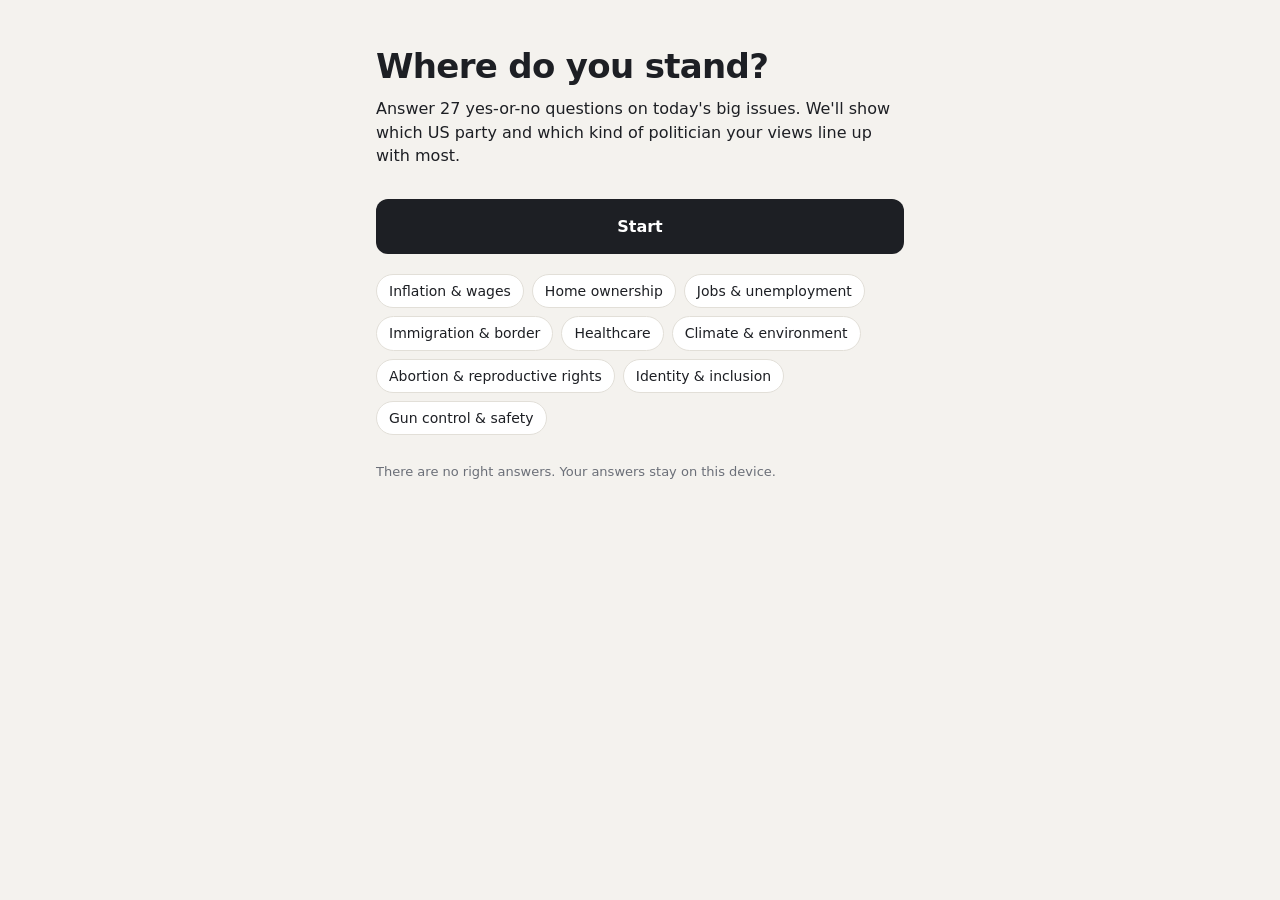
<file: play/stance.html>
<!doctype html>
<html lang="en">
<head>
<meta charset="utf-8">
<meta name="viewport" content="width=device-width, initial-scale=1, viewport-fit=cover">
<title>Stance</title>
<style>
:root {
  color-scheme: light;
  --bg: #f4f2ee;
  --card: #ffffff;
  --ink: #1d1f24;
  --muted: #6b6f78;
  --line: #e2dfd8;
  --accent: #3b3f8f;
  --yes: #3b3f8f;
  --no: #4a4e57;
  --dem: #2f5fb3;
  --rep: #c0392b;
  --lib: #d4a017;
  --grn: #3e8e4a;
  --radius: 16px;
}
* { box-sizing: border-box; }
html, body { margin: 0; height: 100%; }
body {
  background: var(--bg);
  color: var(--ink);
  font-family: system-ui, -apple-system, "Segoe UI", Roboto, sans-serif;
  font-size: 16px;
  line-height: 1.45;
  -webkit-tap-highlight-color: transparent;
  padding: env(safe-area-inset-top, 0) 0 env(safe-area-inset-bottom, 0);
}
.wrap { max-width: 560px; margin: 0 auto; padding: 20px 16px 32px; min-height: 100%; display: flex; flex-direction: column; }
.screen { display: none; flex: 1; flex-direction: column; }
.screen.on { display: flex; }
h1 { font-size: 34px; line-height: 1.1; margin: 28px 0 12px; letter-spacing: -0.02em; }
h2 { font-size: 20px; margin: 28px 0 12px; }
p { margin: 0 0 12px; }
.muted { color: var(--muted); }
.small { font-size: 13px; }
.btn {
  appearance: none; border: 0; border-radius: 12px; font: inherit; font-weight: 600;
  padding: 16px 20px; cursor: pointer; width: 100%;
  background: var(--ink); color: #fff;
}
.btn.ghost { background: transparent; color: var(--ink); border: 1px solid var(--line); }
.btn:active { transform: scale(0.98); }
.topics { display: flex; flex-wrap: wrap; gap: 8px; margin: 20px 0 28px; padding: 0; list-style: none; }
.topics li { background: var(--card); border: 1px solid var(--line); border-radius: 999px; padding: 6px 12px; font-size: 14px; }
.spacer { flex: 1; }
.stack > * + * { margin-top: 10px; }

/* Quiz */
.bar { height: 6px; background: var(--line); border-radius: 3px; overflow: hidden; }
.bar > i { display: block; height: 100%; background: var(--accent); transition: width .25s ease; }
.qhead { display: flex; justify-content: space-between; align-items: center; margin: 14px 0 0; font-size: 14px; }
.chip { color: var(--accent); font-weight: 600; }
.qcard { background: var(--card); border: 1px solid var(--line); border-radius: var(--radius); padding: 24px 20px; margin: 18px 0; }
.qtext { font-size: 22px; line-height: 1.3; font-weight: 600; margin: 0 0 14px; }
.qctx { color: var(--muted); font-size: 14px; margin: 0; }
.answers { display: grid; grid-template-columns: 1fr 1fr; gap: 12px; }
.answers .btn { padding: 20px; font-size: 18px; }
.btn.yes { background: var(--yes); }
.btn.no { background: var(--no); }
.btn.sel { outline: 3px solid var(--ink); outline-offset: 2px; }
.back { background: none; border: 0; color: var(--muted); font: inherit; padding: 14px 0; cursor: pointer; align-self: flex-start; }
.back[disabled] { visibility: hidden; }

/* Results */
.hero { background: var(--card); border: 1px solid var(--line); border-radius: var(--radius); padding: 22px 20px; margin-top: 16px; }
.hero .label { font-size: 13px; text-transform: uppercase; letter-spacing: .08em; color: var(--muted); margin-bottom: 6px; }
.hero .name { font-size: 28px; font-weight: 700; line-height: 1.15; }
.hero .party { font-weight: 600; margin: 6px 0 12px; }
.hero .pct { font-size: 15px; }
.hero .examples { font-size: 15px; }
.hero .mixed { font-size: 15px; margin: 0 0 10px; }
.vote { background: #eceefa; border-left: 4px solid var(--accent); border-radius: 12px; padding: 16px 18px; margin-top: 16px; }
.vote .label { font-size: 13px; text-transform: uppercase; letter-spacing: .08em; color: var(--accent); font-weight: 700; margin-bottom: 8px; }
.vote ol { margin: 0; padding-left: 20px; font-size: 15px; }
.vote li + li { margin-top: 6px; }
.rows { background: var(--card); border: 1px solid var(--line); border-radius: var(--radius); padding: 6px 16px; }
.row { padding: 12px 0; border-top: 1px solid var(--line); }
.row:first-child { border-top: 0; }
.row .top { display: flex; justify-content: space-between; gap: 12px; font-size: 15px; }
.row .top b { font-weight: 600; }
.row .meter { height: 8px; background: var(--line); border-radius: 4px; margin-top: 8px; overflow: hidden; }
.row .meter > i { display: block; height: 100%; border-radius: 4px; }
.row .sub { font-size: 13px; color: var(--muted); margin-top: 4px; }
.dot { display: inline-block; width: 10px; height: 10px; border-radius: 50%; margin-right: 6px; vertical-align: 0; }
details { margin-top: 28px; }
summary { font-weight: 600; cursor: pointer; padding: 8px 0; }
.review { list-style: none; padding: 0; margin: 8px 0 0; }
.review li { background: var(--card); border: 1px solid var(--line); border-radius: 12px; padding: 12px 14px; margin-bottom: 8px; font-size: 14px; }
.review .ans { font-weight: 700; }
.review .ans.y { color: var(--yes); }
.review .ans.n { color: var(--no); }
.note { font-size: 13px; color: var(--muted); margin-top: 24px; }
.review .qnum { display: block; font-size: 12px; color: var(--muted); margin-bottom: 2px; }
.print-only { display: none; }

/* Save as PDF prints the results screen, with every answer listed. */
@media print {
  @page { margin: 14mm; }
  :root { --bg: #fff; }
  body { padding: 0; -webkit-print-color-adjust: exact; print-color-adjust: exact; }
  .wrap { max-width: none; padding: 0; }
  .screen { display: none !important; }
  #results { display: block !important; }
  .print-only { display: block; }
  .print-head { font-size: 13px; color: var(--muted); border-bottom: 1px solid var(--line); padding-bottom: 8px; }
  .no-print, summary::-webkit-details-marker { display: none; }
  summary { list-style: none; font-size: 20px; padding: 0; margin: 28px 0 12px; }
  details { break-before: page; margin-top: 0; }
  .hero, .vote, .row, .review li { break-inside: avoid; }
  h2 { break-after: avoid; }
}
</style>
</head>
<body>
<div class="wrap">

  <section class="screen on" id="intro">
    <h1>Where do you stand?</h1>
    <p>Answer 27 yes-or-no questions on today's big issues. We'll show which US party and which kind of politician your views line up with most.</p>
    <div class="stack" style="margin-top:20px">
      <button class="btn" id="startBtn">Start</button>
      <button class="btn ghost" id="resumeBtn" hidden>Resume where you left off</button>
    </div>
    <ul class="topics" id="topicList"></ul>
    <p class="muted small">There are no right answers. Your answers stay on this device.</p>
  </section>

  <section class="screen" id="quiz">
    <div class="bar"><i id="progress"></i></div>
    <div class="qhead">
      <span class="chip" id="qTopic"></span>
      <span class="muted" id="qCount"></span>
    </div>
    <div class="qcard">
      <p class="qtext" id="qText"></p>
      <p class="qctx" id="qCtx"></p>
    </div>
    <div class="answers">
      <button class="btn yes" data-a="1">Yes</button>
      <button class="btn no" data-a="-1">No</button>
    </div>
    <button class="back" id="backBtn">&larr; Previous question</button>
  </section>

  <section class="screen" id="results">
    <div class="print-only print-head"><b>Stance</b> &middot; Quiz results &middot; <span id="printDate"></span></div>
    <div class="hero">
      <div class="label" id="topLabel">You align most with</div>
      <p class="mixed" id="topMixed" hidden></p>
      <div class="name" id="topName"></div>
      <div class="party" id="topParty"></div>
      <p class="muted" id="topBlurb"></p>
      <p class="examples"><span class="muted">Politicians like this:</span> <b id="topExamples"></b></p>
      <div class="pct" id="topPct"></div>
    </div>

    <div class="vote">
      <div class="label">Make your voice count</div>
      <ol>
        <li>Always exercise your right to vote, whatever your political beliefs are today.</li>
        <li>Vote at every level: local and city, state, and national.</li>
        <li>Keep these results in mind when you vote.</li>
      </ol>
    </div>

    <h2>Parties</h2>
    <div class="rows" id="partyRows"></div>

    <h2>Politician types</h2>
    <div class="rows" id="archRows"></div>

    <h2>By topic</h2>
    <div class="rows" id="topicRows"></div>

    <details>
      <summary>Review your answers</summary>
      <ul class="review" id="review"></ul>
    </details>

    <p class="note">Politician types are broad generalizations of where each wing of a party usually stands. The example politicians are well-known figures associated with each wing, but no one matches their type on every issue. This quiz isn't affiliated with any party or candidate. Party scores show how closely you match that party's closest wing.</p>
    <div class="stack no-print" style="margin-top:16px">
      <button class="btn" id="pdfBtn">Save as PDF</button>
      <button class="btn ghost" id="retakeBtn">Retake the quiz</button>
    </div>
  </section>

</div>
<script>
const PARTIES = {
  D: { name: 'Democratic Party', color: 'var(--dem)' },
  R: { name: 'Republican Party', color: 'var(--rep)' },
  L: { name: 'Libertarian Party', color: 'var(--lib)' },
  G: { name: 'Green Party', color: 'var(--grn)' },
};

// Column order of every question's positions below.
const ARCH = [
  { name: 'Progressive Democrat', examples: 'Bernie Sanders, Alexandria Ocasio-Cortez, Elizabeth Warren', party: 'D', blurb: 'Wants bold government action on healthcare, wages and climate, funded by taxing the wealthy and corporations.' },
  { name: 'Mainstream Democrat', examples: 'Kamala Harris, Hakeem Jeffries, Chuck Schumer', party: 'D', blurb: 'Supports expanding the safety net and protecting rights, but prefers building on existing programs over sweeping overhauls.' },
  { name: 'Moderate Democrat', examples: 'Jared Golden, Marie Gluesenkamp Perez, Jon Tester', party: 'D', blurb: 'Socially moderate-to-liberal and fiscally cautious; open to energy production, gun rights and tighter budgets.' },
  { name: 'Green', examples: 'Jill Stein, Howie Hawkins', party: 'G', blurb: 'Puts the environment, economic justice and grassroots democracy first; skeptical of both corporate power and free trade.' },
  { name: 'Moderate Republican', examples: 'Susan Collins, Lisa Murkowski, Brian Fitzpatrick', party: 'R', blurb: 'Favors lower spending and secure borders, but is pragmatic and often a swing vote on social issues.' },
  { name: 'Traditional Conservative', examples: 'Mitch McConnell, Mike Pence, Nikki Haley', party: 'R', blurb: 'Free markets, limited government, a strong military and traditional social values.' },
  { name: 'America First Republican', examples: 'Donald Trump, JD Vance, Josh Hawley', party: 'R', blurb: 'Populist conservative: tough on immigration and trade, protective of workers and entitlements, skeptical of elites.' },
  { name: 'Libertarian', examples: 'Chase Oliver, Gary Johnson, Rand Paul (R)', party: 'L', blurb: 'Wants government out of both the economy and personal life: low taxes, free trade, gun rights and civil liberties.' },
];

const TOPICS = [
  'Inflation & wages', 'Home ownership', 'Jobs & unemployment', 'Immigration & border',
  'Healthcare', 'Climate & environment', 'Abortion & reproductive rights',
  'Identity & inclusion', 'Gun control & safety',
];

// p: each politician type's answer in ARCH order. 1 = yes, -1 = no, 0 = divided or no clear position.
const QUESTIONS = [
  { t: 0, q: 'Should the federal minimum wage be raised to $15 an hour?',
    c: 'The federal minimum has been $7.25 since 2009. Many states set a higher one.',
    p: [1, 1, 0, 1, -1, -1, 0, -1] },
  { t: 0, q: 'Should federal spending be cut to bring down inflation?',
    c: 'Less government spending can cool demand, but it can also mean cuts to programs and services.',
    p: [-1, -1, 1, -1, 1, 1, 1, 1] },
  { t: 0, q: 'Should the US raise tariffs on imports to protect American jobs, even if prices go up?',
    c: 'Tariffs are taxes on imported goods. Importers pay them, and part of the cost is usually passed on to buyers.',
    p: [0, -1, -1, 1, -1, -1, 1, -1] },

  { t: 1, q: 'Should the government give first-time homebuyers help with their down payment, such as $25,000?',
    c: 'Saving for a down payment is one of the biggest obstacles for first-time buyers.',
    p: [1, 1, 1, 0, 0, -1, 0, -1] },
  { t: 1, q: 'Should zoning rules be loosened so more apartments and townhomes can be built in single-family neighborhoods?',
    c: 'In many US cities, most residential land is zoned for detached single-family homes only.',
    p: [1, 1, 1, 0, 1, 0, -1, 1] },
  { t: 1, q: 'Should large investment firms be banned from buying up single-family homes?',
    c: 'In some metro areas, institutional investors own a growing share of single-family homes, mostly as rentals.',
    p: [1, 1, 0, 1, -1, -1, 1, -1] },

  { t: 2, q: 'Should unemployment benefits be extended beyond the usual 26 weeks during recessions?',
    c: 'Most states pay benefits for up to 26 weeks. Congress has extended them in past downturns.',
    p: [1, 1, 1, 1, 0, -1, -1, -1] },
  { t: 2, q: 'Should able-bodied adults on food stamps or Medicaid be required to work or look for work?',
    c: 'Some programs already have work requirements, and there are proposals to expand them.',
    p: [-1, -1, 0, -1, 1, 1, 1, 1] },
  { t: 2, q: 'Should states be allowed to pass "right-to-work" laws, so no worker can be required to pay union fees?',
    c: 'About half of states have these laws. Supporters say they protect individual choice; unions say they weaken workers’ bargaining power.',
    p: [-1, -1, -1, -1, 1, 1, 0, 1] },

  { t: 3, q: 'Should undocumented immigrants who have lived in the US for many years have a path to citizenship?',
    c: 'An estimated 11 to 14 million undocumented immigrants live in the US, many of them for over a decade.',
    p: [1, 1, 1, 1, 1, -1, -1, 1] },
  { t: 3, q: 'Should the US carry out large-scale deportations of people living here illegally?',
    c: 'Supporters point to the rule of law. Opponents point to the cost, labor shortages and families being split up.',
    p: [-1, -1, -1, -1, -1, 1, 1, -1] },
  { t: 3, q: 'Should the US finish building a wall along the southern border?',
    c: 'Barriers currently cover roughly a third of the 1,950-mile border with Mexico.',
    p: [-1, -1, 0, -1, 1, 1, 1, -1] },

  { t: 4, q: 'Should the US replace private health insurance with a single government plan that covers everyone (Medicare for All)?',
    c: 'A single-payer system is paid for through taxes instead of premiums, deductibles and copays.',
    p: [1, -1, -1, 1, -1, -1, -1, -1] },
  { t: 4, q: 'Should the Affordable Care Act (Obamacare) be repealed and replaced?',
    c: 'The ACA protects people with pre-existing conditions and funds marketplace subsidies and the Medicaid expansion.',
    p: [-1, -1, -1, -1, -1, 1, 1, 1] },
  { t: 4, q: 'Should Medicare negotiate prescription drug prices directly with drug companies?',
    c: 'A 2022 law allowed Medicare to negotiate prices for a limited number of drugs.',
    p: [1, 1, 1, 1, 0, -1, 1, -1] },

  { t: 5, q: 'Should the US ban fracking for oil and natural gas?',
    c: 'Fracking produces most of the oil and natural gas the US pumps today.',
    p: [1, -1, -1, 1, -1, -1, -1, -1] },
  { t: 5, q: 'Should the government expand oil and gas drilling on federal lands and offshore?',
    c: 'Federal lands and waters produce about a quarter of US oil.',
    p: [-1, -1, 1, -1, 1, 1, 1, 1] },
  { t: 5, q: 'Should the US stay out of the Paris climate agreement?',
    c: 'The US has withdrawn from the Paris Agreement twice. The most recent withdrawal took effect in January 2026.',
    p: [-1, -1, -1, -1, 0, 1, 1, 1] },

  { t: 6, q: 'Should abortion be legal in all or most cases?',
    c: 'Since Roe v. Wade was overturned in 2022, each state has set its own abortion laws.',
    p: [1, 1, 1, 1, 0, -1, -1, 0] },
  { t: 6, q: 'Should there be a nationwide ban on abortion after 15 weeks of pregnancy?',
    c: 'Most US abortions happen before 13 weeks. A national ban would override state laws.',
    p: [-1, -1, -1, -1, -1, 1, 0, -1] },
  { t: 6, q: 'Should the abortion pill mifepristone be restricted so it can no longer be prescribed by telehealth and mailed?',
    c: 'Mifepristone, approved by the FDA in 2000, is used in most US abortions today.',
    p: [-1, -1, -1, -1, 0, 1, 0, -1] },

  { t: 7, q: 'Should the federal government ban diversity, equity and inclusion (DEI) programs at its agencies and contractors?',
    c: 'An executive order did this in 2025. A future administration could reverse it.',
    p: [-1, -1, -1, -1, 0, 1, 1, 1] },
  { t: 7, q: 'Should federal law ban discrimination based on sexual orientation and gender identity in housing, public places and services?',
    c: 'Federal law already protects LGBTQ workers from job discrimination. The proposed Equality Act would extend that protection to other areas.',
    p: [1, 1, 1, 1, 0, -1, -1, 0] },
  { t: 7, q: 'Should transgender girls be allowed to compete on girls’ school sports teams?',
    c: 'More than 25 states have passed laws barring them.',
    p: [1, 1, 0, 1, -1, -1, -1, 0] },

  { t: 8, q: 'Should background checks be required for all gun sales, including private sales?',
    c: 'Licensed dealers must run background checks. In many states, private sellers don’t have to.',
    p: [1, 1, 1, 1, 1, -1, -1, -1] },
  { t: 8, q: 'Should adults be allowed to carry a concealed handgun without a permit?',
    c: 'More than half of states already allow permitless carry.',
    p: [-1, -1, -1, -1, 0, 1, 1, 1] },
  { t: 8, q: 'Should assault-style weapons be banned?',
    c: 'A federal ban on many of these weapons was in effect from 1994 to 2004.',
    p: [1, 1, 0, 1, -1, -1, -1, -1] },
];

const KEY = 'stance.answers.v2';
let answers = load();
let idx = 0;

function load() {
  try {
    const a = JSON.parse(localStorage.getItem(KEY));
    if (Array.isArray(a) && a.length === QUESTIONS.length) return a;
  } catch (e) {}
  return new Array(QUESTIONS.length).fill(0);
}
function save() {
  try { localStorage.setItem(KEY, JSON.stringify(answers)); } catch (e) {}
}

const $ = id => document.getElementById(id);
function show(id) {
  document.querySelectorAll('.screen').forEach(s => s.classList.toggle('on', s.id === id));
  window.scrollTo(0, 0);
}

// Agreement with a politician type: 1 per matching answer, 0.5 where its position is divided.
function agreement(arch, qs) {
  let pts = 0;
  qs.forEach(i => {
    const pos = QUESTIONS[i].p[arch];
    pts += pos === 0 ? 0.5 : (pos === answers[i] ? 1 : 0);
  });
  return qs.length ? pts / qs.length : 0;
}
const pct = x => Math.round(x * 100) + '%';
const dot = party => `<span class="dot" style="background:${PARTIES[party].color}"></span>`;
function meter(x, color) {
  return `<div class="meter"><i style="width:${x * 100}%;background:${color}"></i></div>`;
}

function renderQuestion() {
  const q = QUESTIONS[idx];
  $('progress').style.width = (idx / QUESTIONS.length * 100) + '%';
  $('qTopic').textContent = TOPICS[q.t];
  $('qCount').textContent = `${idx + 1} of ${QUESTIONS.length}`;
  $('qText').textContent = q.q;
  $('qCtx').textContent = q.c;
  document.querySelectorAll('.answers .btn').forEach(b =>
    b.classList.toggle('sel', +b.dataset.a === answers[idx]));
  $('backBtn').disabled = idx === 0;
}

function answer(a) {
  answers[idx] = a;
  save();
  const next = answers.findIndex(x => x === 0);
  if (next === -1) { renderResults(); show('results'); return; }
  idx = idx + 1 < QUESTIONS.length && answers[idx + 1] === 0 ? idx + 1 : next;
  renderQuestion();
}

function renderResults() {
  const all = QUESTIONS.map((_, i) => i);
  const arch = ARCH.map((a, i) => ({ ...a, score: agreement(i, all) }))
    .sort((a, b) => b.score - a.score);
  const best = arch[0];
  const parties = Object.keys(PARTIES).map(k => {
    const wing = arch.find(a => a.party === k);
    return { k, score: wing.score, wing: wing.name };
  }).sort((a, b) => b.score - a.score);

  // A weak match with the top two parties within a couple of answers: don't crown a winner.
  const mixed = best.score < 0.65 && parties[0].score - parties[1].score < 0.05;
  $('topLabel').textContent = mixed ? 'Your views are mixed' : 'You align most with';
  $('topMixed').hidden = !mixed;
  $('topMixed').textContent = mixed
    ? `You don't line up clearly with one party: ${PARTIES[parties[0].k].name} and ${PARTIES[parties[1].k].name} are nearly tied. The closest politician type is:`
    : '';

  $('topName').textContent = best.name;
  $('topParty').innerHTML = dot(best.party) + PARTIES[best.party].name;
  $('topParty').style.color = PARTIES[best.party].color;
  $('topBlurb').textContent = best.blurb;
  $('topExamples').textContent = best.examples;
  $('topPct').innerHTML = `<b>${pct(best.score)}</b> agreement across ${QUESTIONS.length} questions`;
  $('partyRows').innerHTML = parties.map(p => `
    <div class="row">
      <div class="top"><b>${dot(p.k)}${PARTIES[p.k].name}</b><span>${pct(p.score)}</span></div>
      ${meter(p.score, PARTIES[p.k].color)}
      ${ARCH.filter(a => a.party === p.k).length > 1 ? `<div class="sub">Closest wing: ${p.wing}</div>` : ''}
    </div>`).join('');

  $('archRows').innerHTML = arch.map(a => `
    <div class="row">
      <div class="top"><b>${dot(a.party)}${a.name}</b><span>${pct(a.score)}</span></div>
      ${meter(a.score, PARTIES[a.party].color)}
      <div class="sub">e.g. ${a.examples}</div>
    </div>`).join('');

  $('topicRows').innerHTML = TOPICS.map((t, ti) => {
    const qs = all.filter(i => QUESTIONS[i].t === ti);
    const scored = ARCH.map((a, i) => ({ ...a, score: agreement(i, qs) }));
    const top = Math.max(...scored.map(s => s.score));
    const leaders = scored.filter(s => s.score === top);
    const names = leaders.length > 3
      ? `${leaders.length} types tie`
      : leaders.map(l => dot(l.party) + l.name).join(', ');
    return `<div class="row">
      <div class="top"><b>${t}</b><span>${pct(top)}</span></div>
      <div class="sub">${names}</div>
    </div>`;
  }).join('');

  $('review').innerHTML = QUESTIONS.map((q, i) => {
    const agree = ARCH.filter((a, ai) => q.p[ai] === answers[i]).map(a => a.name);
    return `<li><span class="qnum">${i + 1} &middot; ${TOPICS[q.t]}</span>${q.q}<br>
      <span class="ans ${answers[i] === 1 ? 'y' : 'n'}">${answers[i] === 1 ? 'Yes' : 'No'}</span>
      <span class="muted"> &middot; ${agree.length ? 'Agrees with: ' + agree.join(', ') : 'No type takes this side outright'}</span></li>`;
  }).join('');
}

// Called by the Android back button. Returns true if the page handled it.
window.onAndroidBack = function () {
  if ($('quiz').classList.contains('on')) {
    if (idx > 0) { idx--; renderQuestion(); } else show('intro');
    return true;
  }
  if ($('results').classList.contains('on')) { show('intro'); refreshIntro(); return true; }
  return false;
};

function refreshIntro() {
  const done = answers.filter(a => a !== 0).length;
  $('resumeBtn').hidden = done === 0;
  $('resumeBtn').textContent = done === QUESTIONS.length ? 'See your results' : `Resume (${done} of ${QUESTIONS.length} answered)`;
  $('startBtn').textContent = done ? 'Start over' : 'Start';
}

$('topicList').innerHTML = TOPICS.map(t => `<li>${t}</li>`).join('');
$('startBtn').onclick = () => {
  answers = new Array(QUESTIONS.length).fill(0); save();
  idx = 0; renderQuestion(); show('quiz');
};
$('resumeBtn').onclick = () => {
  const next = answers.findIndex(x => x === 0);
  if (next === -1) { renderResults(); show('results'); }
  else { idx = next; renderQuestion(); show('quiz'); }
};
$('retakeBtn').onclick = $('startBtn').onclick;
$('pdfBtn').onclick = () => {
  $('printDate').textContent = new Date().toLocaleDateString(undefined, { year: 'numeric', month: 'long', day: 'numeric' });
  document.querySelector('#results details').open = true;
  // The Android app hands printing to the system print screen, which has "Save as PDF".
  if (window.StanceApp) StanceApp.print(); else window.print();
};
$('backBtn').onclick = () => { if (idx > 0) { idx--; renderQuestion(); } };
document.querySelectorAll('.answers .btn').forEach(b => b.onclick = () => answer(+b.dataset.a));
refreshIntro();
</script>
</body>
</html>
</file>
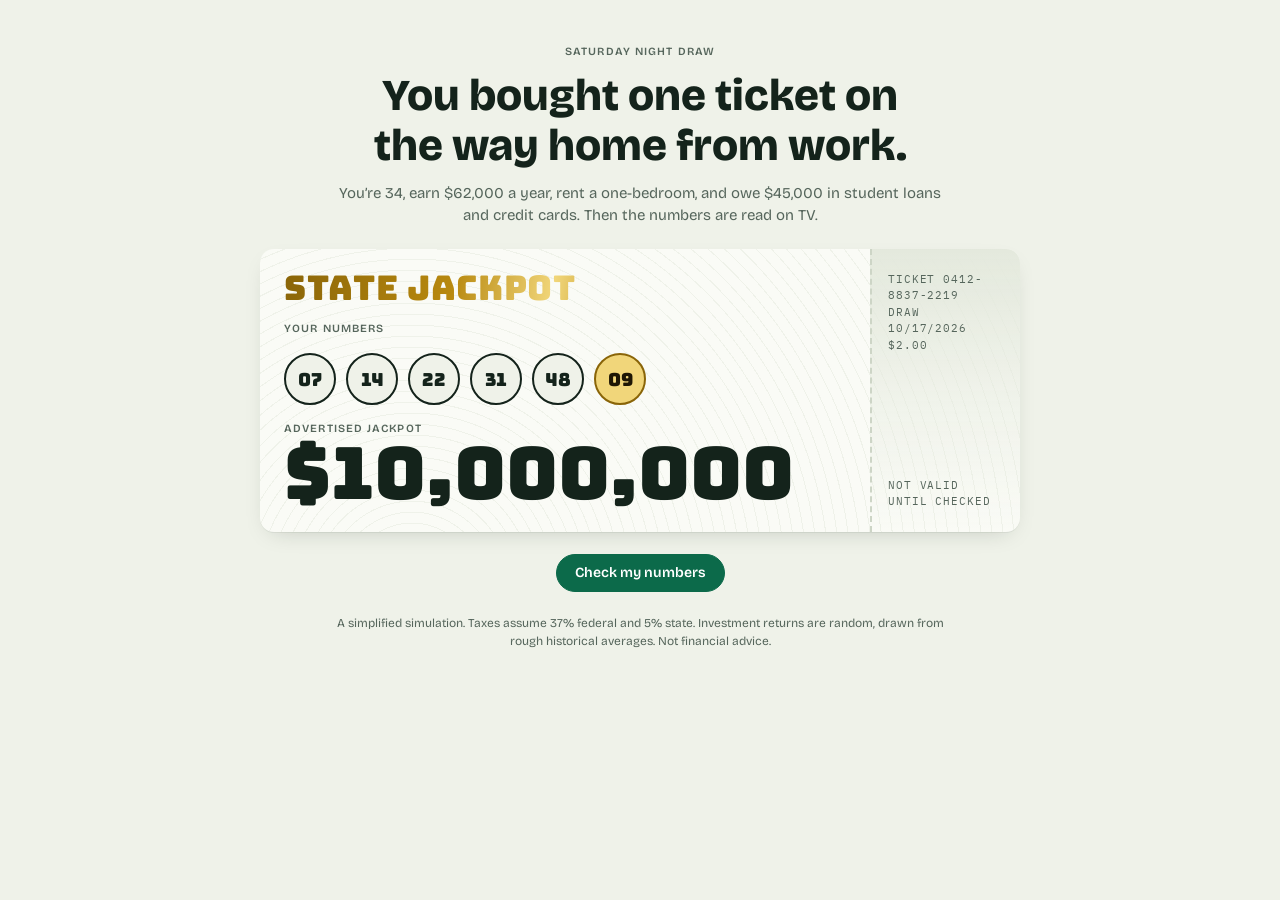
<file: play/ten-million-ticket.html>
<!doctype html>
<html lang="en">
<head>
<meta charset="utf-8">
<meta name="viewport" content="width=device-width, initial-scale=1, viewport-fit=cover">
<style>
:root { color-scheme: light; padding-top: env(safe-area-inset-top, 0px); padding-bottom: env(safe-area-inset-bottom, 0px); }
body { margin: 0; -webkit-tap-highlight-color: transparent; }
img { max-width: 100%; }
[hidden] { display: none !important; }
</style><title>The $10 Million Ticket</title>
<meta name="claude:viewport-fit-sides" content="cover">
<link rel="preconnect" href="https://fonts.googleapis.com">
<link rel="preconnect" href="https://fonts.gstatic.com" crossorigin>
<link rel="stylesheet" href="https://fonts.googleapis.com/css2?family=Bungee&family=Bricolage+Grotesque:opsz,wght@12..96,400;12..96,600;12..96,800&family=IBM+Plex+Mono:wght@400;600&display=swap">
<style>
/* Layout: a lottery claim office ledger. Foil ticket opens the game, then a stat strip,
   life meters, and a three-column decision desk (menu | decision + effects preview | effects log). */
:root{
  --paper:#EFF2E9; --surface:#FAFBF6; --sunk:#E4E9DD; --ink:#14231B; --muted:#56665C; --line:#CDD5C6;
  --accent:#0C6A4A; --accent-ink:#FFFFFF; --foil:#B8890F; --foil-hi:#F1D67A; --foil-lo:#8A6508;
  --good:#22744A; --bad:#B03C27; --warn:#9B640E;
  --good-bg:#DDEEE2; --bad-bg:#F5E0DA; --warn-bg:#F3E8D2;
  --shadow:0 1px 0 rgba(20,35,27,.06),0 8px 24px -12px rgba(20,35,27,.25);
  --f-display:'Bungee','Arial Black',Impact,sans-serif;
  --f-ui:'Bricolage Grotesque','Segoe UI',system-ui,-apple-system,sans-serif;
  --f-num:'IBM Plex Mono',ui-monospace,Consolas,'Courier New',monospace;
}
@media (prefers-color-scheme: dark){:root:not([data-theme="light"]){
  --paper:#0E1712; --surface:#15211A; --sunk:#1C2A22; --ink:#E4ECE5; --muted:#93A398; --line:#2A3B31;
  --accent:#43B784; --accent-ink:#06150E; --foil:#D9B54A; --foil-hi:#F4DE8E; --foil-lo:#9C7716;
  --good:#5CC98C; --bad:#F0806A; --warn:#E3AE4F;
  --good-bg:#183526; --bad-bg:#3A1F19; --warn-bg:#36290F;
  --shadow:0 1px 0 rgba(0,0,0,.3),0 10px 28px -12px rgba(0,0,0,.6);
  color-scheme:dark}}
:root[data-theme="dark"]{
  --paper:#0E1712; --surface:#15211A; --sunk:#1C2A22; --ink:#E4ECE5; --muted:#93A398; --line:#2A3B31;
  --accent:#43B784; --accent-ink:#06150E; --foil:#D9B54A; --foil-hi:#F4DE8E; --foil-lo:#9C7716;
  --good:#5CC98C; --bad:#F0806A; --warn:#E3AE4F;
  --good-bg:#183526; --bad-bg:#3A1F19; --warn-bg:#36290F;
  --shadow:0 1px 0 rgba(0,0,0,.3),0 10px 28px -12px rgba(0,0,0,.6);
  color-scheme:dark}

*{box-sizing:border-box}
body{background:var(--paper);color:var(--ink);font-family:var(--f-ui);font-size:15px;line-height:1.5;
  padding-left:max(16px,env(safe-area-inset-left,0px));padding-right:max(16px,env(safe-area-inset-right,0px));padding-block:20px 56px}
.wrap{max-width:1260px;margin:0 auto;display:flex;flex-direction:column;gap:18px}
h1,h2,h3{margin:0;line-height:1.15;text-wrap:balance}
h2{font-size:22px;font-weight:800;letter-spacing:-.01em}
h3{font-size:16px;font-weight:700}
p{margin:0}
.num{font-family:var(--f-num);font-variant-numeric:tabular-nums}
.muted{color:var(--muted)}
.small{font-size:13px}
.eyebrow{font-size:11px;font-weight:600;text-transform:uppercase;letter-spacing:.1em;color:var(--muted)}
.pos{color:var(--good)} .neg{color:var(--bad)} .warn{color:var(--warn)}
button{font-family:inherit}
.btn{font:600 14px/1 var(--f-ui);border:1.5px solid var(--ink);background:transparent;color:var(--ink);padding:11px 18px;border-radius:999px;cursor:pointer;transition:transform .12s,background .12s}
.btn:hover{background:var(--sunk)}
.btn:active{transform:translateY(1px)}
.btn.primary{background:var(--accent);border-color:var(--accent);color:var(--accent-ink)}
.btn.primary:hover{filter:brightness(1.08);background:var(--accent)}
.btn.foil{background:linear-gradient(135deg,var(--foil-lo),var(--foil) 40%,var(--foil-hi) 55%,var(--foil) 70%,var(--foil-lo));border-color:var(--foil-lo);color:#1E1604}
.btn[disabled]{opacity:.45;cursor:not-allowed;transform:none}
.btn.sm{padding:7px 12px;font-size:13px}
:focus-visible{outline:3px solid var(--foil);outline-offset:2px}

/* ---------- Ticket screen ---------- */
.stage{display:flex;flex-direction:column;align-items:center;gap:22px;padding-block:24px}
.ticket{position:relative;width:min(760px,100%);background:var(--surface);border-radius:14px;box-shadow:var(--shadow);overflow:hidden;
  display:grid;grid-template-columns:minmax(0,1fr) 150px}
.ticket::before{content:"";position:absolute;inset:0;pointer-events:none;opacity:.5;
  background:repeating-radial-gradient(circle at 20% 120%,transparent 0 10px,var(--sunk) 10px 11px)}
.ticket .main{position:relative;padding:22px 24px;display:flex;flex-direction:column;gap:16px;min-width:0}
.ticket .stub{position:relative;border-left:2px dashed var(--line);padding:22px 16px;display:flex;flex-direction:column;justify-content:space-between;gap:10px;
  background:linear-gradient(180deg,var(--sunk),transparent)}
.foilband{font-family:var(--f-display);font-size:clamp(22px,5vw,34px);line-height:1;letter-spacing:.02em;
  background:linear-gradient(100deg,var(--foil-lo),var(--foil) 30%,var(--foil-hi) 48%,var(--foil) 62%,var(--foil-lo));
  -webkit-background-clip:text;background-clip:text;color:transparent}
.balls{display:flex;flex-wrap:wrap;gap:10px}
.ball{width:52px;height:52px;border-radius:50%;display:grid;place-items:center;font-family:var(--f-display);font-size:18px;
  background:var(--paper);border:2px solid var(--ink);color:var(--ink);transition:transform .35s,background .35s,color .35s}
.ball.gold{border-color:var(--foil-lo);background:var(--foil-hi);color:#1E1604}
.ball.hit{background:var(--accent);border-color:var(--accent);color:var(--accent-ink);transform:scale(1.08)}
.ball.gold.hit{background:var(--foil);color:#1E1604}
.serial{font-family:var(--f-num);font-size:11px;color:var(--muted);letter-spacing:.08em}
.jackpot{font-family:var(--f-display);font-size:clamp(34px,9vw,72px);line-height:1;color:var(--ink)}
.jackpot.lit{background:linear-gradient(100deg,var(--foil-lo),var(--foil) 30%,var(--foil-hi) 50%,var(--foil) 66%,var(--foil-lo));
  -webkit-background-clip:text;background-clip:text;color:transparent;animation:shine 2.4s ease-in-out infinite;background-size:200% 100%}
@keyframes shine{0%,100%{background-position:0% 0}50%{background-position:100% 0}}
@media (max-width:560px){.ticket{grid-template-columns:minmax(0,1fr)}.ticket .stub{border-left:0;border-top:2px dashed var(--line);flex-direction:row;align-items:center}}
.intro{max-width:620px;text-align:center;display:flex;flex-direction:column;gap:10px}

/* ---------- Claim screen ---------- */
.claim{display:grid;grid-template-columns:repeat(2,minmax(0,1fr));gap:18px}
@media (max-width:820px){.claim{grid-template-columns:minmax(0,1fr)}}
.payout{background:var(--surface);border:2px solid var(--line);border-radius:14px;padding:20px;display:flex;flex-direction:column;gap:14px;cursor:pointer;text-align:left;color:var(--ink);font:inherit}
.payout[aria-pressed="true"]{border-color:var(--accent);box-shadow:0 0 0 3px color-mix(in srgb,var(--accent) 25%,transparent)}
.payout .big{font-family:var(--f-num);font-size:30px;font-weight:600;line-height:1.1}
.factlist{display:grid;grid-template-columns:1fr auto;gap:4px 16px;font-size:14px}
.factlist dt{color:var(--muted)} .factlist dd{margin:0;text-align:right;font-family:var(--f-num)}
.trustrow{display:flex;gap:12px;align-items:flex-start;background:var(--surface);border:1px solid var(--line);border-radius:12px;padding:14px 16px;cursor:pointer}
.trustrow input{margin-top:4px;width:18px;height:18px;accent-color:var(--accent)}

/* ---------- Header + stats ---------- */
.top{display:flex;flex-wrap:wrap;align-items:center;justify-content:space-between;gap:12px}
.brand{display:flex;align-items:baseline;gap:12px;flex-wrap:wrap}
.brand .logo{font-family:var(--f-display);font-size:20px;line-height:1}
.brand .logo span{color:var(--foil)}
.tag{display:inline-flex;align-items:center;gap:6px;font-size:12px;font-weight:600;padding:4px 10px;border-radius:999px;background:var(--sunk);color:var(--ink)}
.top .actions{display:flex;gap:8px;flex-wrap:wrap}
.yearbar{display:flex;gap:4px;align-items:center}
.yearbar i{width:16px;height:6px;border-radius:3px;background:var(--line)}
.yearbar i.done{background:var(--accent)} .yearbar i.now{background:var(--foil)}
.stats{display:grid;grid-template-columns:repeat(auto-fit,minmax(160px,1fr));gap:1px;background:var(--line);border:1px solid var(--line);border-radius:12px;overflow:hidden}
.stat{background:var(--surface);padding:12px 14px;display:flex;flex-direction:column;gap:2px;min-width:0}
.stat .v{font-family:var(--f-num);font-size:20px;font-weight:600;font-variant-numeric:tabular-nums;white-space:nowrap;overflow:hidden;text-overflow:ellipsis}
.stat .s{font-size:12px;color:var(--muted)}
.stat.hero .v{color:var(--accent)}
.stat.hero .v.neg{color:var(--bad)}   /* a negative net worth never reads as good news */
.meters{display:grid;grid-template-columns:repeat(auto-fit,minmax(190px,1fr));gap:10px 18px}
.meter{display:flex;flex-direction:column;gap:5px}
.meter .row{display:flex;justify-content:space-between;align-items:baseline;font-size:13px;font-weight:600}
.meter .row .num{font-weight:600}
.bar{height:8px;border-radius:4px;background:var(--sunk);overflow:hidden}
.bar .fill{height:100%;border-radius:4px;transition:width .5s}

/* ---------- Desk ---------- */
.desk{display:grid;grid-template-columns:250px minmax(0,1fr) 340px;gap:20px;align-items:start}
@media (max-width:1120px){.desk{grid-template-columns:230px minmax(0,1fr)}.feedcol{grid-column:1/-1}}
@media (max-width:760px){.desk{grid-template-columns:minmax(0,1fr)}}
.menu{display:flex;flex-direction:column;gap:14px}
.menu .grp{display:flex;flex-direction:column;gap:2px}
.menu .grp > .eyebrow{padding:0 10px 4px}
.mi{display:flex;flex-direction:column;align-items:flex-start;gap:1px;width:100%;text-align:left;background:transparent;border:0;border-radius:8px;padding:8px 10px;cursor:pointer;color:var(--ink);font:inherit}
.mi b{font-size:14px;font-weight:600}
.mi small{font-size:12px;color:var(--muted);line-height:1.3}
.mi:hover{background:var(--sunk)}
.mi[aria-current="true"]{background:var(--surface);box-shadow:inset 3px 0 0 var(--accent),var(--shadow)}
@media (max-width:760px){.menu{display:grid;grid-template-columns:repeat(2,minmax(0,1fr));gap:10px}}

.panel{background:var(--surface);border:1px solid var(--line);border-radius:14px;padding:22px;display:flex;flex-direction:column;gap:18px;min-width:0}
.panel .lede{color:var(--muted);max-width:62ch}
fieldset{border:0;margin:0;padding:0;display:flex;flex-direction:column;gap:8px;min-width:0}
legend{font-weight:700;font-size:14px;margin-bottom:8px;padding:0}
.opts{display:grid;grid-template-columns:repeat(auto-fill,minmax(200px,1fr));gap:8px}
.opt{position:relative;display:flex;gap:10px;align-items:flex-start;border:1.5px solid var(--line);border-radius:10px;padding:10px 12px;cursor:pointer;background:var(--paper)}
.opt input{margin-top:3px;accent-color:var(--accent);flex:none}
.opt b{display:block;font-size:14px;font-weight:600}
.opt small{display:block;font-size:12px;color:var(--muted);line-height:1.35}
.opt:has(input:checked){border-color:var(--accent);background:var(--surface);box-shadow:0 0 0 2px color-mix(in srgb,var(--accent) 22%,transparent)}
.opt.dis{opacity:.5;cursor:not-allowed}
.range{display:flex;flex-direction:column;gap:8px}
.range .lab{display:flex;justify-content:space-between;align-items:baseline;gap:12px;font-weight:700;font-size:14px;flex-wrap:wrap}
.range output{font-family:var(--f-num);font-size:22px;font-weight:600;color:var(--accent)}
input[type=range]{width:100%;accent-color:var(--accent)}
.quick{display:flex;gap:6px;flex-wrap:wrap}
.check{display:flex;gap:10px;align-items:flex-start;cursor:pointer}
.check input{margin-top:3px;width:17px;height:17px;accent-color:var(--accent)}
.commitrow{display:flex;gap:12px;align-items:center;flex-wrap:wrap}

/* ---------- Effect card ---------- */
/* flex-shrink:0 keeps a card at full height inside the scrolling effects log instead of being squeezed */
.effect{border:1px solid var(--line);border-radius:12px;background:var(--paper);overflow:hidden;flex-shrink:0}
.effect .eh{display:flex;justify-content:space-between;gap:10px;align-items:baseline;padding:10px 14px;border-bottom:1px solid var(--line);flex-wrap:wrap}
.effect .eh h3{font-size:14px}
.egrid{display:grid;grid-template-columns:1.5fr repeat(4,1fr);gap:1px;background:var(--line)}
.egrid > div{background:var(--surface);padding:9px 12px;display:flex;flex-direction:column;gap:2px;min-width:0}
.egrid .k{font-size:10.5px;font-weight:600;text-transform:uppercase;letter-spacing:.08em;color:var(--muted)}
.egrid .v{font-family:var(--f-num);font-size:14px;font-weight:600;line-height:1.35;overflow-wrap:anywhere}
.egrid .v.zero{color:var(--muted);font-weight:400}
@media (max-width:560px){.egrid{grid-template-columns:repeat(2,minmax(0,1fr))}.egrid > div:first-child{grid-column:1/-1}}
.feedcol .egrid{grid-template-columns:repeat(2,minmax(0,1fr))}
.feedcol .egrid > div:first-child{grid-column:1/-1}
.effect ul{margin:0;padding:10px 14px 12px 30px;display:flex;flex-direction:column;gap:4px;font-size:13.5px}
.effect.blocked{border-color:var(--warn)}
.blockmsg{padding:12px 14px;background:var(--warn-bg);color:var(--warn);font-weight:600;font-size:14px}

.feedcol{display:flex;flex-direction:column;gap:14px;min-width:0}
.card{background:var(--surface);border:1px solid var(--line);border-radius:14px;padding:16px;display:flex;flex-direction:column;gap:12px;min-width:0}
.feed{display:flex;flex-direction:column;gap:10px;max-height:640px;overflow:auto;padding-right:2px}
.ledger{display:grid;grid-template-columns:minmax(0,1fr) auto;gap:3px 12px;font-size:13px}
.ledger .num{text-align:right}
.ledger .sum{border-top:1px solid var(--line);padding-top:4px;font-weight:700}
.chart svg{display:block;width:100%;height:auto}

/* ---------- Modal ---------- */
.scrim{position:fixed;inset:0;background:color-mix(in srgb,var(--ink) 45%,transparent);display:grid;place-items:center;z-index:50;
  padding:max(16px,env(safe-area-inset-top,0px)) max(16px,env(safe-area-inset-right,0px)) max(16px,env(safe-area-inset-bottom,0px)) max(16px,env(safe-area-inset-left,0px))}
.modal{background:var(--surface);color:var(--ink);border-radius:16px;width:min(760px,100%);max-height:100%;overflow:auto;box-shadow:var(--shadow);display:flex;flex-direction:column}
.scrim.top{z-index:70}
.modal.confirm{width:min(560px,100%)}
.modal.confirm .egrid{grid-template-columns:repeat(2,minmax(0,1fr))}
.modal.confirm .egrid > div:first-child{grid-column:1/-1}
.modal .mh{padding:20px 22px 14px;border-bottom:1px solid var(--line);display:flex;flex-direction:column;gap:6px}
.modal .mb{padding:18px 22px;display:flex;flex-direction:column;gap:18px}
.modal .mf{padding:14px 22px 20px;display:flex;gap:10px;justify-content:flex-end;flex-wrap:wrap;border-top:1px solid var(--line)}
.rgrid{display:grid;grid-template-columns:repeat(2,minmax(0,1fr));gap:18px}
@media (max-width:620px){.rgrid{grid-template-columns:minmax(0,1fr)}}
.lifetable{display:grid;grid-template-columns:auto auto minmax(0,1fr);gap:6px 14px;font-size:13.5px;align-items:baseline}
.choices{display:flex;flex-direction:column;gap:8px}
.choice{display:flex;flex-direction:column;align-items:flex-start;gap:2px;text-align:left;border:1.5px solid var(--line);background:var(--paper);color:var(--ink);border-radius:10px;padding:12px 14px;cursor:pointer;font:inherit}
.choice:hover{border-color:var(--accent)}
.choice b{font-weight:600}
.choice small{color:var(--muted)}
.choice[disabled]{opacity:.45;cursor:not-allowed}
.evtext{font-size:16px;max-width:62ch}
.stamp{font-family:var(--f-display);font-size:13px;color:var(--foil-lo);letter-spacing:.04em}

.cmp{overflow-x:auto;border:1px solid var(--line);border-radius:10px;background:var(--surface);scroll-snap-type:x mandatory}
.cmp td,.cmp thead th:not(:first-child){width:var(--colw,auto);min-width:var(--colw,0);max-width:var(--colw,none);scroll-snap-align:start}
.cmp table{border-collapse:collapse;font-size:13px;min-width:100%}
.cmp th,.cmp td{padding:7px 12px;border-bottom:1px solid var(--line);text-align:right;white-space:nowrap;vertical-align:top}
.cmp tr:last-child > *{border-bottom:0}
.cmp thead th{font-size:11px;font-weight:600;text-transform:uppercase;letter-spacing:.06em;color:var(--muted)}
.cmp th:first-child{position:sticky;left:0;z-index:1;background:var(--surface);text-align:left;font-weight:600;box-shadow:1px 0 0 var(--line)}
.cmp td.num{font-family:var(--f-num);font-variant-numeric:tabular-nums}
.cmp td.ev{white-space:normal;overflow-wrap:anywhere;text-align:left;font-size:12px;line-height:1.4;color:var(--muted)}
.cmp .cur{background:var(--sunk)}
.cmp thead th.cur{color:var(--ink)}
@media (max-width:560px){.cmp table{font-size:12px}.cmp th,.cmp td{padding:6px 7px}.cmp th:first-child{white-space:normal;min-width:92px;max-width:98px}.cmp td.ev{font-size:11.5px}}
.cmp-hint{margin-bottom:-2px}
.visually-hidden{position:absolute;width:1px;height:1px;overflow:hidden;clip:rect(0 0 0 0);white-space:nowrap}

/* ---------- End ---------- */
.verdict{font-family:var(--f-display);font-size:clamp(28px,6vw,52px);line-height:1.05}
.spend{display:flex;flex-direction:column;gap:8px}
.spend .r{display:grid;grid-template-columns:150px minmax(0,1fr) 90px;gap:10px;align-items:center;font-size:13.5px}
.spend .r .b{height:10px;border-radius:5px;background:var(--accent)}
@media (max-width:520px){.spend .r{grid-template-columns:110px minmax(0,1fr) 76px}}
.toast{position:fixed;left:50%;bottom:calc(20px + env(safe-area-inset-bottom,0px));transform:translateX(-50%);background:var(--ink);color:var(--paper);padding:10px 16px;border-radius:999px;font-weight:600;font-size:14px;z-index:40;box-shadow:var(--shadow)}   /* below pop-ups (50+) */
.fineprint{font-size:12px;color:var(--muted);max-width:80ch}
@media (prefers-reduced-motion: reduce){*{animation:none!important;transition:none!important}}
</style>

</head>
<body>
<div class="wrap" id="app"></div>
<div id="toast" class="toast" hidden></div>

<script>
/* ============ Constants ============ */
const FED = .37, WITH = .24, ST = .05;               // effective federal on a jackpot, federal withholding, state
const LUMP_CASH = 6e6;                                 // cash value of a $10M advertised jackpot
const ANN_MONTHS = 360, ANN_GROSS_M = 1e7 / 360;
const ANN_NET_M = ANN_GROSS_M * (1 - WITH - ST);       // what lands each month
const ANN_APRIL = ANN_GROSS_M * 12 * (FED - WITH);     // extra tax owed each April
const LUMP_NOW = LUMP_CASH * (1 - WITH - ST), LUMP_APRIL = LUMP_CASH * (FED - WITH);
const TRUST_FEE = 30000, RENT = 21600, SALARY = 62000, MAX_YEAR = 10;

const ASSETS = {
  savings:{name:'High-yield savings', mean:.04, sd:.004, crash:.04, risk:'Very low', blurb:'Insured and boring. Barely beats inflation.'},
  bonds:{name:'Bond fund', mean:.045, sd:.05, crash:-.04, risk:'Low', blurb:'Steady income, small swings.'},
  index:{name:'Index funds', mean:.08, sd:.16, crash:-.32, reb:.22, risk:'Medium', blurb:'The whole stock market. Drops hard sometimes, recovers over time.'},
  stocks:{name:'Hand-picked stocks', mean:.08, sd:.32, crash:-.45, reb:.30, risk:'High', blurb:'A few companies you believe in. Big swings both ways.'},
  crypto:{name:'Crypto', mean:.10, sd:.70, crash:-.65, reb:.55, risk:'Extreme', blurb:'Can double or lose most of its value in a year.'},
  rental:{name:'Rental properties', mean:.07, sd:.09, crash:-.12, reb:.05, risk:'Medium', blurb:'Rent plus appreciation. Tenants, repairs, and vacancies included.'},
  angel:{name:"Friends' startups", mean:.09, sd:1, crash:-.3, risk:'Extreme', blurb:'Most fail, a rare one returns many times over. Money is locked up.'}
};
const BIZ = {
  truck:{name:'Food truck', cost:180000, profit:.20, sd:.15, fail:.14, blurb:'Low cost, long hours. Profit depends on you showing up.'},
  brand:{name:'Online clothing brand', cost:350000, profit:.06, sd:.25, fail:.16, blurb:'Ads are expensive; one viral product can change everything.'},
  restaurant:{name:'Neighborhood restaurant', cost:850000, profit:.07, sd:.18, fail:.20, blurb:'Many new restaurants close within three years.'},
  franchise:{name:'Fitness franchise', cost:1400000, profit:.11, sd:.07, fail:.06, blurb:'Proven playbook with steady, capped returns. Royalties take 6–8% of sales.'},
  startup:{name:'Tech startup', cost:2000000, profit:0, sd:0, fail:.25, burn:500000, blurb:'Burns about $500k a year. Most fail; a few return 10x.'}
};
const PUB_LABEL = ['Nobody', 'Closest family', 'Friends & family', 'Everyone'];
const PUB_H = [0, 6, 9, 12], PUB_R = [0, 6, 3, -6], PUB_S = [0, -4, -16, -32];
// [who, is family] — the money-request event words its outcomes to match.
const NAMES = [['your cousin Jordan', true], ['your brother-in-law Sam', true], ['your aunt Robin', true], ['your old roommate Casey', false], ['your coworker Alex', false], ['your college friend Morgan', false]];

/* ============ Helpers ============ */
const clamp = (x, a, b) => Math.max(a, Math.min(b, x));
const pick = a => a[Math.floor(Math.random() * a.length)];
const cap = s => s.charAt(0).toUpperCase() + s.slice(1);
function gauss(){ let u = 0, v = 0; while(!u) u = Math.random(); while(!v) v = Math.random(); return Math.sqrt(-2 * Math.log(u)) * Math.cos(2 * Math.PI * v); }
function money(n, o = {}){
  const sg = n < 0 ? '−' : (o.sign && n > 0 ? '+' : ''); const a = Math.abs(n); let t;
  if (a >= 1e6 && o.full !== true) t = '$' + (a / 1e6).toFixed(a >= 1e8 ? 0 : 2).replace(/\.?0+$/, '') + 'M';
  else if (o.k && a >= 1e4) t = '$' + Math.round(a / 1e3) + 'k';
  else t = '$' + Math.round(a).toLocaleString('en-US');
  return sg + t;
}
const pct = r => (r >= 0 ? '+' : '−') + Math.abs(r * 100).toFixed(1) + '%';
function nice(x){ if (x < 1e4) return Math.round(x / 500) * 500; if (x < 1e5) return Math.round(x / 1e3) * 1e3; if (x < 1e6) return Math.round(x / 5e3) * 5e3; return Math.round(x / 25e3) * 25e3; }
function eff(o){ return Object.assign({cash:0, flow:0, growth:0, happy:0, rel:0, safety:0, health:0, notes:[], blocked:null, apply:null}, o); }
const esc = s => String(s).replace(/[&<>"]/g, c => ({'&':'&amp;', '<':'&lt;', '>':'&gt;', '"':'&quot;'}[c]));

/* ============ State ============ */
let S, UI;
function newState(){
  return {
    screen:'ticket', year:1, age:34, payout:null, trust:false,
    cash:12000, debt:45000, debtRate:.14, job:'full', salary:SALARY,
    house:null, cars:[{name:'2014 hatchback', value:6000, carry:2400, tier:0}],
    inv:{savings:0, bonds:0, index:0, stocks:0, crypto:0, rental:0, angel:0},
    business:null, budget:{mode:'set', monthly:3200},
    publicity:0, generous:0, loans:[], parentsHome:false,
    sec:{unlisted:false, system:false, detail:false, umbrella:false},
    svc:{advisor:null, cpa:false, therapy:false, trainer:false, jet:false, school:0},
    lux:{yacht:0, art:0, jewelry:0},
    m:{happy:52, rel:60, safety:78, health:58},
    annLeft:0, charityYear:0, rebound:false, spent:{}, feed:[], history:[], over:null, decisions:0,
    partner:true, tension:0, seen:{}, childSupport:0, parentAllowance:0, reports:[]
  };
}
function newUI(){ return {active:'budget', vals:{}, modal:null, confirm:null, sel:{payout:'lump', trust:true, partner:true}, revealed:false}; }

/* ============ Derived values ============ */
const invested = () => Object.values(S.inv).reduce((a, b) => a + b, 0);
const liquid = () => S.cash + invested() - S.inv.angel;
const homeEquity = () => S.house ? S.house.value - S.house.loan : 0;
const carsValue = () => S.cars.reduce((a, c) => a + c.value, 0);
const luxValue = () => S.lux.yacht + S.lux.art + S.lux.jewelry;
const bizValue = () => S.business && S.business.open ? S.business.value : 0;
const things = () => homeEquity() + carsValue() + luxValue() + bizValue();
const netWorth = () => S.cash + invested() + things() - S.debt;
const salaryNet = () => S.job === 'full' ? S.salary * .6 : S.job === 'part' ? S.salary * .3 : 0;
const annNetYear = () => S.payout === 'annuity' && S.annLeft > 0 ? ANN_NET_M * 12 - ANN_APRIL : 0;
const annLeftNet = () => S.payout === 'annuity' ? S.annLeft * ANN_NET_M * (1 - (FED - WITH) / (1 - WITH - ST)) : 0;
function annPV(){ if (S.payout !== 'annuity') return 0; const yrs = Math.ceil(S.annLeft / 12); let pv = 0; for (let i = 1; i <= yrs; i++) pv += (ANN_NET_M * 12 - ANN_APRIL) / Math.pow(1.04, i); return pv; }
const effPub = () => Math.min(3, S.publicity + (S.trust ? 0 : 1));
const purposeful = () => S.job !== 'quit' || (S.business && S.business.open) || S.svc.school > 0 || S.charityYear > 0;
function grossIncome(){ let g = S.job === 'full' ? S.salary : S.job === 'part' ? S.salary / 2 : 0; if (S.payout === 'lump' && S.year === 1) g += LUMP_CASH; if (S.payout === 'annuity') g += ANN_GROSS_M * 12; return g; }
function advisorFee(){ if (!S.svc.advisor) return 0; const r = S.svc.advisor === 'fiduciary' ? .0075 : .02; return Math.max(S.svc.advisor === 'fiduciary' ? 5000 : 0, invested() * r); }
function costLines(){
  const L = [];
  L.push(['Living expenses' + (S.budget.mode === 'none' ? ' (no budget)' : ''), 12 * S.budget.monthly]);
  if (!S.house) L.push(['Rent', RENT]);
  else { L.push(['Home tax, insurance & upkeep', S.house.carry]); if (S.house.loan > 0) L.push(['Mortgage payments', S.house.payment]); }
  const cc = S.cars.reduce((a, c) => a + c.carry, 0); if (cc) L.push(['Car insurance & upkeep', cc]);
  if (S.debt > 0) L.push(['Debt interest', S.debt * S.debtRate]);
  if (S.sec.system) L.push(['Security monitoring', 4000]);
  if (S.sec.detail) L.push(['Private security detail', 280000]);
  if (S.sec.umbrella) L.push(['Umbrella insurance', 3500]);
  const af = advisorFee(); if (af) L.push([S.svc.advisor === 'fiduciary' ? 'Fiduciary advisor fee' : 'Broker fees & commissions', af]);
  if (S.svc.cpa) L.push(['Tax & estate team', 8000]);
  if (S.svc.therapy) L.push(['Therapist', 9000]);
  if (S.svc.trainer) L.push(['Trainer & private chef', 90000]);
  if (S.svc.jet) L.push(['Private jet card', 250000]);
  if (S.svc.school > 0) L.push(['Tuition', 60000]);
  if (S.lux.yacht > 0) L.push(['Yacht crew, dock & fuel', 450000]);
  if (S.parentsHome) L.push(["Upkeep on your parents' home", 12000]);
  if (S.parentAllowance) L.push(['Allowance for your parents', S.parentAllowance]);
  if (S.childSupport) L.push(['Child support', S.childSupport]);
  return L.filter(x => x[1] > 0);
}
const yearlyCosts = () => costLines().reduce((a, x) => a + x[1], 0);
const yearlyIncome = () => salaryNet() + annNetYear();
function safetyTarget(){
  let t = [84, 76, 58, 34][S.publicity] - (S.trust ? 0 : 8);
  if (S.sec.unlisted) t += 6; if (S.sec.system) t += 8; if (S.sec.detail) t += 22;
  if (S.house && S.house.price > 1.5e6) t += 5; if (S.lux.yacht) t -= 3;
  S.cars.forEach(c => { if (c.tier === 3) t -= 2; if (c.tier === 4) t -= 5; });
  if (S.lux.jewelry > 2e5) t -= 3;
  return clamp(t, 5, 97);
}
function addSpend(cat, amt){ if (amt > 0) S.spent[cat] = (S.spent[cat] || 0) + amt; }
function pubDelta(t){ if (t <= S.publicity) return {happy:0, rel:0, safety:0}; return {happy:PUB_H[t] - PUB_H[S.publicity], rel:PUB_R[t] - PUB_R[S.publicity], safety:PUB_S[t] - PUB_S[S.publicity]}; }
function mortgagePayment(loan){ const r = .065 / 12, n = 360; return 12 * loan * r / (1 - Math.pow(1 + r, -n)); }
function runwayNote(extraCost){
  const inc = yearlyIncome() + liquid() * .04; const cost = yearlyCosts() + (extraCost || 0); const gap = cost - inc;
  if (gap <= 0) return {ok:true, text:`Sustainable: your income plus a safe 4% draw on savings (${money(inc)}/yr) covers ${money(cost)}/yr in costs.`};
  const yrs = liquid() / Math.max(1, cost - yearlyIncome());
  return {ok:false, text:`Not sustainable: costs of ${money(cost)}/yr exceed safe income of ${money(inc)}/yr. At this pace your cash and investments last about ${yrs < 1 ? 'under a year' : Math.round(yrs) + ' years'}.`};
}

/* ============ Decisions ============ */
const GROUPS = [['Money', ['budget', 'invest', 'debt', 'advisors']], ['Work', ['job', 'business']], ['Home & things', ['house', 'car', 'luxury']], ['People', ['tell', 'give']], ['Life', ['vacation', 'wellbeing', 'security']]];
const D = {};

D.budget = {cat:'Living', title:'Monthly budget', lede:'Decide what everyday life costs: groceries, dining out, clothes, subscriptions, fun. This is the decision that most quietly decides how long the money lasts.',
  status:() => S.budget.mode === 'none' ? 'No budget · ' + money(S.budget.monthly) + '/mo and rising' : money(S.budget.monthly) + '/mo',
  controls:() => [
    {key:'mode', type:'choice', label:'How will you handle spending?', def:'set', options:[{v:'set', label:'Set a monthly budget', sub:'Pick a number and stick to it'}, {v:'none', label:'No budget', sub:'Spend what feels right'}]},
    {key:'monthly', type:'range', label:'Monthly spending', min:2000, max:250000, log:true, def:Math.max(6000, S.budget.monthly), hide:v => v.mode === 'none'}],
  effect(v){
    if (v.mode === 'none'){
      if (S.budget.mode === 'none') return eff({blocked:'You are already spending without a budget.'});
      const m = Math.max(S.budget.monthly * 1.8, 9000), d = 12 * (m - S.budget.monthly);
      return eff({flow:-d, happy:4, health:-3, notes:['Freedom feels great at first. Spending starts around ' + money(m) + '/mo.', 'Without a limit, lifestyle creep pushes spending up about 30% a year, plus impulse buys.', runwayNote(d).text],
        apply:S => { S.budget = {mode:'none', monthly:m}; }});
    }
    const m = v.monthly, d = 12 * (m - S.budget.monthly);
    if (S.budget.mode === 'set' && Math.abs(m - S.budget.monthly) < 1) return eff({blocked:'That is already your budget.'});
    const h = clamp(Math.round(4 * Math.log2(m / Math.max(2000, S.budget.monthly))), -10, 12);
    const rw = runwayNote(d);
    const notes = [`Living costs become ${money(12 * m)} a year.`, rw.text];
    if (m <= 8000) notes.push('A modest budget keeps your old life intact. Most of the jackpot gets to keep working for you.');
    if (m >= 40000) notes.push('At this level, staff, dining, and shopping become the normal you adapt to. Cutting back later feels like a loss.');
    return eff({flow:-d, happy:h, health:(S.budget.mode === 'none' ? 5 : 0) + (rw.ok ? 2 : -3), notes, apply:S => { S.budget = {mode:'set', monthly:m}; }});
  }};

D.invest = {cat:'Investing', title:'Invest or withdraw', lede:'Put cash to work, or pull money out. Returns each year are random, based on long-run averages. Crashes happen.',
  status:() => money(invested()) + ' invested',
  controls:v => {
    const dir = v.dir || 'in', a = v.asset || 'index';
    const max = dir === 'in' ? Math.floor(S.cash) : Math.floor(S.inv[a]);
    return [
      {key:'dir', type:'choice', label:'Direction', def:'in', options:[{v:'in', label:'Invest cash', sub:money(S.cash) + ' available'}, {v:'out', label:'Withdraw to cash', sub:money(invested()) + ' invested'}]},
      {key:'asset', type:'choice', label:'Where', def:'index', options:Object.entries(ASSETS).map(([k, x]) => ({v:k, label:x.name, sub:`${x.risk} risk · avg ${(x.mean * 100).toFixed(1)}%/yr · you hold ${money(S.inv[k])}`, disabled:dir === 'out' && S.inv[k] < 1000}))},
      {key:'amt', type:'range', label:dir === 'in' ? 'Amount to invest' : 'Amount to withdraw', min:0, max, log:false, def:Math.min(max, nice(max * .25)), quick:true}];
  },
  effect(v){
    const a = ASSETS[v.asset], amt = v.amt;
    if (v.dir === 'out'){
      if (v.asset === 'angel') return eff({blocked:'Startup stakes are locked up until the company sells or fails.'});
      if (amt < 500) return eff({blocked:'Choose an amount to withdraw.'});
      const fee = v.asset === 'rental' ? amt * .07 : 0;
      return eff({cash:amt - fee, notes:[`You sell ${money(amt)} of ${a.name.toLowerCase()}.` + (fee ? ` Selling property costs about 7% in agent and closing fees (${money(fee)}).` : ''), 'Selling after a gain would trigger capital-gains tax in real life (this game simplifies that away).', 'Cash is safe, but it no longer grows.'],
        apply:S => { S.inv[v.asset] -= amt; }});
    }
    if (amt < 500) return eff({blocked:S.cash < 500 ? 'You don’t have spare cash to invest.' : 'Choose an amount to invest.'});
    const risky = ['stocks', 'crypto', 'angel'].includes(v.asset);
    const share = (S.inv.stocks + S.inv.crypto + S.inv.angel + (risky ? amt : 0)) / Math.max(1, liquid());
    const notes = [a.blurb, `Expected growth about ${money(amt * a.mean)} a year on average.`, `In a crash year this could fall about ${Math.abs(a.crash * 100).toFixed(0)}% (${money(amt * a.crash)}).`];
    if (share > .5) notes.push(`More than half of your liquid money would be in high-risk bets (${Math.round(share * 100)}%). Expect sleepless nights in a downturn.`);
    if (v.asset === 'rental') notes.push('Tenants call at 2 a.m. Owning rentals adds a bit of stress.');
    if (S.svc.advisor === 'broker') notes.push('Your broker takes about 2% a year in fees on everything you invest.');
    return eff({cash:-amt, growth:amt * a.mean, happy:1, health:(share > .5 ? -5 : 0) + (v.asset === 'rental' ? -2 : 0) + (['savings', 'bonds', 'index'].includes(v.asset) ? 1 : 0), notes, apply:S => { S.inv[v.asset] += amt; }});
  }};

D.debt = {cat:'Debt', title:'Pay off debt', lede:'You started with student loans, a car loan, and credit cards. Any shortfall later also becomes high-interest debt.',
  status:() => S.debt > 0 ? money(S.debt) + ' owed at ' + Math.round(S.debtRate * 100) + '%' : 'Debt-free',
  controls:() => S.debt > 0 && S.cash > 0 ? [{key:'amt', type:'range', label:'Amount to pay off', min:0, max:Math.floor(Math.min(S.debt, S.cash)), def:Math.floor(Math.min(S.debt, S.cash)), quick:true}] : [],
  effect(v){
    if (S.debt <= 0) return eff({blocked:'You don’t owe anything. Nice.'});
    if (S.cash < 500) return eff({blocked:'You don’t have cash to pay with right now.'});
    const amt = v.amt; if (amt < 100) return eff({blocked:'Choose an amount to pay off.'});
    const all = amt >= S.debt - 1, saved = amt * S.debtRate;
    return eff({cash:-amt, flow:saved, happy:all ? 5 : 2, health:all ? 8 : 3, notes:[`Saves ${money(saved)} a year in interest: a guaranteed ${Math.round(S.debtRate * 100)}% return.`, all ? 'Being debt-free removes a background worry most people never notice until it’s gone.' : `You still owe ${money(S.debt - amt)}.`],
      apply:S => { S.debt = Math.max(0, S.debt - amt); }});
  }};

D.advisors = {cat:'Protection & help', title:'Financial team', lede:'Who helps you manage the money? Good advice costs a little. Bad advice can cost a lot.',
  status:() => [S.svc.advisor === 'fiduciary' ? 'Fiduciary advisor' : S.svc.advisor === 'broker' ? 'Commission broker' : null, S.svc.cpa ? 'Tax & estate team' : null].filter(Boolean).join(' · ') || 'No one yet',
  controls:() => [{key:'who', type:'choice', label:'Hire or fire', def:'fiduciary', options:[
    {v:'fiduciary', label:S.svc.advisor === 'fiduciary' ? 'Fire your fiduciary advisor' : 'Hire a fee-only fiduciary', sub:'0.75% a year, legally required to put you first'},
    {v:'broker', label:S.svc.advisor === 'broker' ? 'Fire your broker' : 'Hire a commission broker', sub:'“No upfront fee.” Paid by the products you buy'},
    {v:'cpa', label:S.svc.cpa ? 'Drop your tax & estate team' : 'Hire a tax & estate team', sub:'$25,000 setup + $8,000/yr: CPA, will, trust'}]}],
  effect(v){
    if (v.who === 'cpa'){
      if (S.svc.cpa) return eff({flow:8000, health:-2, notes:['You save the fee, but nobody is watching your tax bill or estate plan now.'], apply:S => { S.svc.cpa = false; }});
      return eff({cash:-25000, flow:-8000, health:4, safety:3, notes:['Sets up a will, a revocable trust, and proper tax filings.', 'Tax planning trims about 3% off your April bills.', 'If someone sues you, a solid legal setup makes it cheaper to defend.'], apply:S => { S.svc.cpa = true; }});
    }
    const fee = v.who === 'fiduciary' ? Math.max(5000, invested() * .0075) : invested() * .02;
    if (S.svc.advisor === v.who) return eff({flow:fee, notes:['You manage everything yourself from here.', 'Many people do fine with simple index funds. The danger is panicking in a crash.'], apply:S => { S.svc.advisor = null; }});
    if (v.who === 'fiduciary') return eff({flow:-fee, health:5, happy:1, notes:[`Costs about ${money(fee)} a year at your current balance (0.75%).`, 'Builds a diversified plan and talks you out of panic-selling when markets crash.', 'Flags scams and bad pitches before you sign anything.'].concat(S.svc.advisor === 'broker' ? ['Replaces your commission broker.'] : []), apply:S => { S.svc.advisor = 'fiduciary'; }});
    return eff({flow:-fee, happy:1, notes:[`Fees and commissions run about 2% a year (${money(fee)} at your current balance), and grow as you invest more.`, 'Expect pitches for high-fee products that pay the broker well.', 'Not legally required to act in your best interest.'], apply:S => { S.svc.advisor = 'broker'; }});
  }};

D.job = {cat:'Work', title:'Your job', lede:'You earn ' + money(SALARY) + ' a year as an operations coordinator. Keep it, cut back, or walk out?',
  status:() => ({full:'Working full-time', part:'Working part-time', quit:'Not working'})[S.job],
  controls:() => [{key:'job', type:'choice', label:'Work life', def:S.job === 'full' ? 'quit' : 'full', options:[
    {v:'full', label:'Work full-time', sub:money(SALARY * .6) + '/yr after tax'}, {v:'part', label:'Go part-time', sub:money(SALARY * .3) + '/yr after tax'}, {v:'quit', label:'Quit', sub:'Hand in your notice'}].map(o => ({...o, disabled:o.v === S.job}))}],
  effect(v){
    if (v.job === S.job) return eff({blocked:'That is already your situation.'});
    const before = salaryNet(), after = v.job === 'full' ? SALARY * .6 : v.job === 'part' ? SALARY * .3 : 0, f = after - before;
    if (v.job === 'quit') return eff({flow:f, happy:10, health:7, rel:2, notes:['You get back about 2,000 hours a year.', 'Within a year or two, many people who stop working feel adrift. Starting a business, studying, or volunteering keeps that from happening.', S.publicity < 2 ? 'Coworkers will wonder why. Have a story ready.' : 'Coworkers already know why.'], apply:S => { S.job = 'quit'; }});
    if (v.job === 'part') return eff({flow:f, happy:5, health:4, notes:['A middle path: structure and colleagues, with more free time.', S.job === 'quit' ? 'Your old manager is happy to have you back for three days a week.' : 'Your manager agrees to three days a week.'], apply:S => { S.job = 'part'; }});
    return eff({flow:f, happy:-3, health:-4, notes:['Steady income, structure, and a reason to get up in the morning.', 'Long hours leave less time for everything else you could be doing.'], apply:S => { S.job = 'full'; }});
  }};

D.business = {cat:'Business', title:'Start a business', lede:'Turn some of the money into something you build. Each year the business can profit, struggle, or fail.',
  status:() => S.business ? (S.business.open ? BIZ[S.business.type].name + ' · worth ' + money(S.business.value) : BIZ[S.business.type].name + ' (closed)') : 'None',
  controls:() => S.business && S.business.open ? [
      {key:'act', type:'choice', label:'Your ' + BIZ[S.business.type].name.toLowerCase(), def:'more', options:[{v:'more', label:'Invest more', sub:'Hire, expand, market'}, {v:'close', label:'Close it down', sub:'Sell the equipment, recover about 25%'}]},
      {key:'amt', type:'range', label:'Extra investment', min:25000, max:Math.max(25000, Math.floor(Math.min(S.cash, 2e6))), def:Math.min(100000, Math.floor(S.cash)), log:true, hide:v => v.act === 'close'}]
    : [{key:'type', type:'choice', label:'What kind of business?', def:'truck', options:Object.entries(BIZ).map(([k, b]) => ({v:k, label:b.name, sub:money(b.cost) + ' to start · ' + b.blurb}))}],
  effect(v){
    if (S.business && S.business.open){
      const b = S.business;
      if (v.act === 'close') return eff({cash:b.value * .25, happy:-5, health:4, notes:[`You recover about ${money(b.value * .25)} selling equipment and inventory.`, 'Stress drops. So does your sense of purpose, unless you find a new project.'], apply:S => { S.business.open = false; }});
      if (S.cash < 25000) return eff({blocked:'You need at least $25,000 in cash.'});
      return eff({cash:-v.amt, happy:2, health:-2, notes:['More runway lowers the odds of failure next year by about 40%.', 'Throwing good money after a struggling idea is a classic trap. Be honest about whether it’s working.'], apply:S => { S.business.value += v.amt; S.business.boost = true; addSpend('Business', v.amt); }});
    }
    return this._new(BIZ[v.type], v);
  },
  _new(b, v){
    if (S.cash < b.cost) return eff({blocked:`You need ${money(b.cost)} in cash. You have ${money(S.cash)}. Withdraw from investments first.`});
    const notes = [b.blurb, `Chance it fails in any given year: about ${Math.round(b.fail * (S.job === 'full' ? 1.6 : 1) * 100)}%.`];
    if (v.type === 'startup') notes.push('Each year it burns about $500,000 more of your cash until it sells or dies.');
    else notes.push(`If it works, expect around ${money(b.cost * b.profit)} a year in profit.`);
    if (S.job === 'full') notes.push('Running a business on top of a full-time job raises the failure rate and wears you down.');
    if (S.job !== 'quit') notes.push('Many founders quit their job to focus. That’s a separate decision.');
    return eff({cash:-b.cost, happy:7, health:S.job === 'full' ? -9 : -4, rel:-1, notes, apply:S => { S.business = {type:v.type, value:b.cost, open:true, years:0, boost:false}; addSpend('Business', b.cost); }});
  }};

D.house = {cat:'Home', title:'Buy a home', lede:'You rent a one-bedroom for $1,800 a month. Owning means equity, but also taxes, insurance, and repairs forever.',
  status:() => S.house ? 'Own a ' + money(S.house.price) + ' home' : 'Renting',
  controls:() => S.house ? [{key:'act', type:'choice', label:'Your home', def:'sell', options:[{v:'sell', label:'Sell it and rent again', sub:'About 6% in agent and closing fees'}]}]
    : [{key:'price', type:'range', label:'Home price', min:250000, max:15000000, log:true, def:750000},
       {key:'fin', type:'choice', label:'How will you pay?', def:'cash', options:[{v:'cash', label:'Pay cash', sub:'No mortgage, more cash tied up'}, {v:'mortgage', label:'Mortgage', sub:'20% down, 30 years at 6.5%'}]}],
  effect(v){
    if (S.house){
      const h = S.house, net = h.value * .94 - h.loan;
      return eff({cash:net, flow:h.carry + (h.loan > 0 ? h.payment : 0) - RENT, happy:-6, rel:-1, safety:-3, notes:[`You walk away with ${money(net)} after fees${h.loan > 0 ? ' and paying off the mortgage' : ''}.`, 'You go back to paying $1,800/mo rent.', 'Moving is one of life’s more stressful events.'], apply:S => { S.house = null; }});
    }
    const p = v.price, closing = p * .03, mort = v.fin === 'mortgage';
    const loan = mort ? p * .8 : 0, pay = mort ? mortgagePayment(loan) : 0;
    const carry = p * .022 + (p > 3e6 ? p * .012 : 0);
    const upfront = (mort ? p * .2 : p) + closing;
    if (upfront > S.cash) return eff({blocked:`You need ${money(upfront)} upfront (${mort ? '20% down' : 'full price'} + 3% closing). You have ${money(S.cash)}.`});
    if (mort){ const capacity = (S.job === 'full' ? S.salary : S.job === 'part' ? S.salary / 2 : 0) + (S.payout === 'annuity' ? ANN_GROSS_M * 12 : 0) + (liquid() - upfront) * .05;
      if (pay > capacity * .43) return eff({blocked:`The bank says no: a ${money(pay)}/yr mortgage is more than 43% of your income (counting 5% of your savings as income).`}); }
    const tier = p < 500000 ? 'a starter home' : p < 1.5e6 ? 'a roomy family home' : p < 5e6 ? 'a gated luxury home' : 'an estate with staff quarters';
    const notes = [`You buy ${tier}. Owning costs about ${money(carry)} a year in property tax, insurance, and upkeep${p > 3e6 ? ', plus groundskeepers and staff' : ''}.`, `You stop paying ${money(RENT)} a year in rent.`];
    if (mort) notes.push(`Mortgage: ${money(pay)} a year for 30 years. Keeps cash free to invest, but you pay interest.`);
    notes.push('Homes rise about 3% a year on average, but can fall. Its value counts in your net worth.');
    if (p > 2.5e6) notes.push('A home this size signals wealth to everyone who drives by.');
    return eff({cash:-upfront, flow:RENT - carry - pay, happy:clamp(Math.round(3 + 4 * Math.log2(p / 300000)), 2, 24), rel:p >= 500000 ? (p > 5e6 ? 1 : 4) : 1, safety:p > 1.5e6 ? 6 : 2, health:mort ? -2 : 2, notes,
      apply:S => { S.house = {price:p, value:p, loan, payment:pay, carry}; addSpend('Home', upfront); if (p > 2.5e6 && S.publicity < 2) S.publicity = Math.max(S.publicity, 1); }});
  }};

D.car = {cat:'Cars', title:'Buy a car', lede:'You drive a 2014 hatchback with 160,000 miles. Cars lose value every year you own them.',
  status:() => S.cars.map(c => c.name).join(', ') || 'No car',
  controls:() => [{key:'tier', type:'choice', label:'Pick one', def:'1', options:[
    {v:'1', label:'Reliable hybrid', sub:'$38,000'}, {v:'2', label:'Luxury SUV', sub:'$110,000'}, {v:'3', label:'Exotic sports car', sub:'$320,000'}, {v:'4', label:'Limited-edition hypercar', sub:'$3,000,000'},
    {v:'sell', label:'Sell my cars', sub:S.cars.length ? S.cars.length + ' car' + (S.cars.length > 1 ? 's' : '') + ', worth ' + money(carsValue()) : 'Nothing to sell', disabled:!S.cars.length}]}],
  effect(v){
    if (v.tier === 'sell'){
      if (!S.cars.length) return eff({blocked:'You don’t own a car.'});
      const cc = S.cars.reduce((a, c) => a + c.carry, 0);
      return eff({cash:carsValue(), flow:cc, happy:-3, safety:S.cars.some(c => c.tier >= 3) ? 4 : 0, notes:[`You sell for ${money(carsValue())} and save ${money(cc)} a year in insurance and upkeep.`, 'Rideshares and rentals from here on.'], apply:S => { S.cars = []; }});
    }
    const t = +v.tier, price = [0, 38000, 110000, 320000, 3e6][t], name = ['', 'Hybrid sedan', 'Luxury SUV', 'Sports car', 'Hypercar'][t];
    const cost = price * 1.08, carry = 1500 + price * .035;
    if (cost > S.cash) return eff({blocked:`You need ${money(cost)} with sales tax. You have ${money(S.cash)}.`});
    const notes = [`Includes 8% sales tax. Insurance and upkeep run about ${money(carry)} a year.`, `New cars lose about 15% of their value a year. In three years it’s worth about ${money(price * Math.pow(.85, 3))}.`];
    if (t >= 3) notes.push('Flashy cars draw attention: people notice, ask questions, and some target you.');
    if (t === 4) notes.push('Some friends will start acting differently around you.');
    if (t <= 2 && S.cars.some(c => c.tier === 0)) notes.push('You keep the old hatchback as a backup. Or sell it later.');
    return eff({cash:-cost, flow:-carry, happy:[0, 4, 7, 10, 12][t], rel:t === 4 ? -3 : t === 3 ? -1 : 0, safety:t === 4 ? -6 : t === 3 ? -3 : 0, health:t === 1 ? 1 : 0, notes,
      apply:S => { S.cars.push({name, value:price, carry, tier:t}); addSpend('Cars', cost); }});
  }};

D.luxury = {cat:'Luxury', title:'Luxuries', lede:'The things lottery winners are famous for buying.',
  status:() => [S.lux.yacht ? 'Yacht' : null, S.lux.art ? 'Art ' + money(S.lux.art) : null, S.lux.jewelry ? 'Jewelry' : null, S.svc.jet ? 'Jet card' : null].filter(Boolean).join(' · ') || 'Nothing yet',
  controls:v => [
    {key:'what', type:'choice', label:'What do you want?', def:'party', options:[
      {v:'party', label:'Throw a lavish party', sub:'Rent a venue, a band, an open bar'}, {v:'jewelry', label:'Watches & jewelry', sub:'Resale value is about half'}, {v:'art', label:'Collect art', sub:'Could rise, could fall'},
      {v:'jet', label:S.svc.jet ? 'Cancel your private jet card' : 'Private jet card', sub:'$250,000 a year'}, {v:'yacht', label:S.lux.yacht ? 'Sell your yacht' : 'Buy a yacht', sub:S.lux.yacht ? 'Worth ' + money(S.lux.yacht) : '$4.5M plus $450k a year to run'}]},
    {key:'amt', type:'range', label:'Budget', min:v.what === 'party' ? 20000 : 10000, max:v.what === 'art' ? 5e6 : 1e6, log:true, def:v.what === 'art' ? 100000 : 50000, hide:v => ['jet', 'yacht'].includes(v.what)}],
  effect(v){
    const amt = v.amt;
    if (v.what === 'yacht'){
      if (S.lux.yacht) return eff({cash:S.lux.yacht * .9, flow:450000, happy:-5, safety:3, notes:[`A broker sells it for ${money(S.lux.yacht * .9)} after a 10% commission.`, 'The old saying: the two best days of boat ownership are the day you buy it and the day you sell it.'], apply:S => { S.lux.yacht = 0; }});
      if (S.cash < 4.5e6) return eff({blocked:`A yacht costs $4.5M. You have ${money(S.cash)}.`});
      return eff({cash:-4.5e6, flow:-450000, happy:12, rel:3, safety:-3, notes:['Crew, docking, insurance, and fuel cost about $450,000 a year.', 'Yachts lose about 8% of their value a year.', 'Everyone wants an invitation. Not everyone gets one.'], apply:S => { S.lux.yacht = 4.5e6; addSpend('Luxury', 4.5e6); }});
    }
    if (v.what === 'jet'){
      if (S.svc.jet) return eff({flow:250000, happy:-4, notes:['Back to first class. You’ll live.'], apply:S => { S.svc.jet = false; }});
      return eff({flow:-250000, happy:6, health:2, notes:['About 25 hours of private flying a year. No lines, no security, no middle seats.', 'Once you fly private, flying commercial feels like a punishment. That’s a hard habit to undo.'], apply:S => { S.svc.jet = true; }});
    }
    if (amt > S.cash) return eff({blocked:`You have ${money(S.cash)} in cash.`});
    if (v.what === 'party'){
      const d = S.publicity < 2 ? pubDelta(2) : {happy:0, rel:0, safety:0};
      const notes = [`${money(amt)} buys ${amt < 60000 ? 'a great night at a nice venue' : amt < 300000 ? 'a headline band, catering, and a crowd of 300' : 'a celebrity performer and a night people will talk about for years'}.`];
      if (S.publicity < 2) notes.push('A party like this tells everyone something has changed. Friends and extended family now know you won.');
      return eff({cash:-amt, happy:5 + d.happy, rel:clamp(Math.round(2 + 2 * Math.log2(amt / 20000)), 2, 12) + d.rel, safety:d.safety, notes, apply:S => { if (S.publicity < 2) S.publicity = 2; addSpend('Luxury', amt); }});
    }
    if (v.what === 'jewelry') return eff({cash:-amt, happy:clamp(Math.round(2 + 1.5 * Math.log2(amt / 10000)), 2, 10), safety:amt > 1e5 ? -3 : -1, notes:['Resale value is about half of what you paid, the moment you leave the store.', 'Visible jewelry makes you a target for theft.'], apply:S => { S.lux.jewelry += amt * .5; addSpend('Luxury', amt); }});
    return eff({cash:-amt, happy:clamp(Math.round(2 + 1.5 * Math.log2(amt / 10000)), 2, 9), rel:1, notes:['Art values swing a lot: a few pieces soar, most stay flat or fall.', 'Dealers and auction houses take 10–25% when you sell.', 'Storage, insurance, and authentication add up for serious collections.'], apply:S => { S.lux.art += amt * .9; addSpend('Luxury', amt); }});
  }};

D.tell = {cat:'People', title:'Tell people you won', lede:'Right now, the circle of people who know is as small as it will ever be. Every step outward is permanent.',
  status:() => 'Who knows: ' + PUB_LABEL[S.publicity] + (S.trust ? '' : ' · your name is on the lottery website'),
  controls:() => [{key:'who', type:'choice', label:'Who do you tell?', def:String(Math.min(3, S.publicity + 1)), options:[
    {v:'1', label:S.partner ? 'Your partner and parents' : 'Your parents and siblings', sub:'The people you trust most'}, {v:'2', label:'Friends and extended family', sub:'Word will travel from there'}, {v:'3', label:'Go public', sub:'Post it online and talk to the local paper'}].map(o => ({...o, disabled:+o.v <= S.publicity}))}],
  effect(v){
    const t = +v.who; if (S.publicity >= 3) return eff({blocked:'Everyone already knows.'}); if (t <= S.publicity) return eff({blocked:'They already know. A secret can’t be taken back.'});
    const notes = {1:['Sharing big news with the people closest to you feels good, and you avoid keeping a secret at home.', 'Small risk: one of them may tell someone else.', 'Family may start expecting help. Decide your boundaries early.'],
      2:['Expect requests for money from cousins, old classmates, and friends of friends.', 'Some friendships will start to feel transactional, and saying no gets harder.', 'More people know where you live and what you have.'],
      3:['Strangers now know your name, your town, and roughly what you have.', 'Expect scam pitches, salespeople, lawsuits, and possibly threats.', 'The attention is exciting for a few weeks. The exposure lasts.']}[t];
    return eff({...pubDelta(t), notes, apply:S => { S.publicity = t; }});
  }};

D.give = {cat:'Giving', title:'Help family, friends & causes', lede:'Generosity is one of the most reliable ways money buys happiness. It also sets expectations.',
  status:() => S.spent.Giving ? money(S.spent.Giving) + ' given so far' : 'Nothing given yet',
  controls:v => [
    {key:'what', type:'choice', label:'What kind of help?', def:'family', options:[
      {v:'family', label:'Gift money to family', sub:'Pay off their debts, help with a down payment'}, {v:'parents', label:'Buy your parents a home', sub:S.parentsHome ? 'Already done' : '$650,000, mortgage-free', disabled:S.parentsHome},
      {v:'charity', label:'Donate to charity', sub:'Tax-deductible'}, {v:'loan', label:'Lend money to a friend', sub:'For their business idea'}]},
    {key:'amt', type:'range', label:'Amount', min:5000, max:3e6, log:true, def:v.what === 'loan' ? 50000 : 100000, hide:v => v.what === 'parents'}],
  effect(v){
    const amt = v.what === 'parents' ? 650000 : v.amt;
    if (amt > S.cash) return eff({blocked:`You have ${money(S.cash)} in cash.`});
    const reveal = S.publicity < 1 && v.what !== 'charity';
    const d = reveal ? pubDelta(1) : {happy:0, rel:0, safety:0};
    const revealNote = reveal ? ['They’ll ask how you can afford it. Your partner and parents now know.'] : [];
    if (v.what === 'parents'){
      if (S.parentsHome) return eff({blocked:'You already bought your parents a home.'});
      return eff({cash:-amt, flow:-12000, happy:8 + d.happy, rel:12 + d.rel, safety:d.safety, notes:['Your parents cry when they get the keys.', 'You agree to cover upkeep and property tax: about $12,000 a year.', 'Siblings may wonder what they’re getting.'].concat(revealNote), apply:S => { S.parentsHome = true; S.publicity = Math.max(S.publicity, 1); addSpend('Giving', amt); }});
    }
    if (v.what === 'family') return eff({cash:-amt, happy:4 + d.happy, rel:clamp(Math.round(2 + 2 * Math.log2(amt / 10000)), 2, 14) + d.rel, safety:d.safety, notes:[`You clear debts and change lives. ${amt > 19000 ? 'Gifts over $19,000 per person need an IRS gift tax form, but no tax is owed at this size.' : ''}`, 'Once family knows you give, more requests follow.'].concat(revealNote), apply:S => { S.generous++; S.publicity = Math.max(S.publicity, 1); addSpend('Giving', amt); }});
    if (v.what === 'loan') return eff({cash:-amt, happy:2 + d.happy, rel:5 + d.rel, safety:d.safety, notes:['Loans to friends get repaid less often than people expect. You’ll find out next year.', 'If it isn’t repaid, you may lose the money and the friendship.'].concat(revealNote), apply:S => { S.loans.push({who:'your friend', amt}); S.publicity = Math.max(S.publicity, 1); S.generous++; }});
    const capAmt = Math.max(0, .6 * grossIncome() - S.charityYear), saved = Math.min(amt, capAmt) * FED;
    return eff({cash:-amt, happy:clamp(Math.round(3 + 2 * Math.log2(amt / 10000)), 3, 14), rel:1, health:1, notes:[`Lowers this year’s April tax bill by about ${money(saved)}${S.payout === 'lump' && S.year === 1 ? ', since your jackpot year has a huge income to deduct against' : ''}.`, 'Giving gives you purpose and a reason to get up in the morning.', 'Charities talk. Expect more requests.'], apply:S => { S.charityYear += amt; addSpend('Giving', amt); }});
  }};

D.vacation = {cat:'Travel', title:'Take a vacation', lede:'You haven’t taken a real trip in four years.',
  status:() => S.spent.Travel ? money(S.spent.Travel) + ' on travel so far' : 'No trips yet',
  controls:() => [{key:'amt', type:'range', label:'Trip budget', min:3000, max:1500000, log:true, def:25000}, {key:'fam', type:'check', label:'Bring family and close friends', sub:'Costs 2.5× as much', def:false}],
  effect(v){
    const cost = v.amt * (v.fam ? 2.5 : 1);
    if (cost > S.cash) return eff({blocked:`This trip costs ${money(cost)}. You have ${money(S.cash)}.`});
    const a = v.amt, kind = a < 10000 ? 'a road trip and a beach rental' : a < 50000 ? 'two weeks in Europe' : a < 200000 ? 'a first-class trip around the world' : a < 600000 ? 'a private villa in the Maldives with a chef' : 'a superyacht charter around the Mediterranean';
    const notes = [`${money(cost)} buys ${kind}${v.fam ? ' for the whole group' : ''}.`, 'The happiness boost from a trip usually fades within a few months. The memories last.'];
    if (S.publicity >= 2 && a > 100000) notes.push('People who know you won will see the photos. Expect a few new requests when you get back.');
    return eff({cash:-cost, happy:clamp(Math.round(2 + 3 * Math.log2(a / 5000)), 2, 18), rel:v.fam ? 7 : 0, health:4, notes, apply:S => { addSpend('Travel', cost); if (S.publicity >= 2 && a > 100000) S.generous += .5; }});
  }};

D.wellbeing = {cat:'Protection & help', title:'Health & growth', lede:'Sudden wealth brings its own stresses: isolation, guilt, mistrust. Invest in yourself.',
  status:() => [S.svc.therapy ? 'Therapy' : null, S.svc.trainer ? 'Trainer & chef' : null, S.svc.school > 0 ? 'In school' : null].filter(Boolean).join(' · ') || 'Nothing yet',
  controls:() => [{key:'what', type:'choice', label:'Choose', def:'therapy', options:[
    {v:'therapy', label:S.svc.therapy ? 'Stop therapy' : 'See a therapist', sub:'$9,000 a year'}, {v:'trainer', label:S.svc.trainer ? 'Let your trainer & chef go' : 'Personal trainer & private chef', sub:'$90,000 a year'},
    {v:'school', label:'Go back to school', sub:S.svc.school > 0 ? 'Already enrolled' : '$60,000 a year for 2 years', disabled:S.svc.school > 0}]}],
  effect(v){
    if (v.what === 'therapy'){
      if (S.svc.therapy) return eff({flow:9000, health:-3, notes:['You stop going. Things feel fine, for now.'], apply:S => { S.svc.therapy = false; }});
      return eff({flow:-9000, health:6, happy:3, rel:2, notes:['A therapist who works with sudden-wealth clients helps you sort out guilt, boundaries, and who to trust.', 'Keeps your health from sliding under stress, year after year.'], apply:S => { S.svc.therapy = true; }});
    }
    if (v.what === 'trainer'){
      if (S.svc.trainer) return eff({flow:90000, health:-3, happy:-2, notes:['Back to cooking for yourself.'], apply:S => { S.svc.trainer = false; }});
      return eff({flow:-90000, health:10, happy:3, notes:['Daily workouts and healthy meals. You sleep better and feel stronger.', 'Raises your health every year you keep it.'], apply:S => { S.svc.trainer = true; }});
    }
    return eff({flow:-60000, happy:5, health:-1, notes:['You study something you always wanted to: architecture, nursing, marine biology.', 'Gives you purpose and a new circle of people who don’t care about your money.'], apply:S => { S.svc.school = 2; }});
  }};

D.security = {cat:'Protection & help', title:'Security & privacy', lede:'Money changes how safe you are. Some protection is cheap; some is very expensive.',
  status:() => [S.sec.unlisted ? 'Unlisted' : null, S.sec.system ? 'Alarm system' : null, S.sec.detail ? 'Security detail' : null, S.sec.umbrella ? 'Umbrella policy' : null].filter(Boolean).join(' · ') || 'No protection',
  controls:() => [{key:'what', type:'choice', label:'Choose', def:'unlisted', options:[
    {v:'unlisted', label:'New phone number, unlisted address', sub:S.sec.unlisted ? 'Done' : '$3,000', disabled:S.sec.unlisted},
    {v:'system', label:S.sec.system ? 'Cancel monitoring' : 'Home security system', sub:'$' + (S.house ? '35,000' : '6,000') + ' + $4,000 a year'},
    {v:'detail', label:S.sec.detail ? 'Dismiss your security detail' : 'Private security detail', sub:'$280,000 a year'},
    {v:'umbrella', label:S.sec.umbrella ? 'Cancel umbrella policy' : 'Umbrella liability insurance', sub:'$3,500 a year, covers $5M'}]}],
  effect(v){
    const w = v.what;
    if (w === 'unlisted') return eff({cash:-3000, safety:7, health:1, notes:['Scammers and strangers have a much harder time finding you.', 'Cheap and effective.'], apply:S => { S.sec.unlisted = true; }});
    if (w === 'system'){
      if (S.sec.system) return eff({flow:4000, safety:-8, notes:['No more monitoring.'], apply:S => { S.sec.system = false; }});
      const c = S.house ? 35000 : 6000;
      return eff({cash:-c, flow:-4000, safety:10, health:2, notes:['Cameras, alarms, and 24/7 monitoring.', 'Burglaries become much less likely.'], apply:S => { S.sec.system = true; addSpend('Protection & help', c); }});
    }
    if (w === 'detail'){
      if (S.sec.detail) return eff({flow:280000, safety:-20, rel:2, notes:['Life feels more normal, and less protected.'], apply:S => { S.sec.detail = false; }});
      return eff({flow:-280000, safety:22, health:3, rel:-3, happy:-1, notes:['Trained guards rotate around the clock.', 'Friends find it a little intimidating to visit.', S.publicity >= 3 ? 'Given how public you are, this may be worth it.' : 'If few people know you won, this is probably more protection than you need.'], apply:S => { S.sec.detail = true; }});
    }
    if (S.sec.umbrella) return eff({flow:3500, safety:-2, notes:['If someone sues you now, you pay the legal bills yourself.'], apply:S => { S.sec.umbrella = false; }});
    return eff({flow:-3500, safety:2, health:1, notes:['Covers lawsuits from accidents up to $5M, plus legal defense costs.', 'Wealthy people get sued more often. This is cheap protection.'], apply:S => { S.sec.umbrella = true; }});
  }};

/* ============ Claim ============ */
function claimEffect(p, trust){
  const t = trust ? {cash:-TRUST_FEE, safety:8} : {cash:0, safety:0};
  const tn = trust ? ['Lawyers claim through an anonymous trust ($30,000). Your name stays off the lottery website.'] : ['Your name and city appear on the lottery’s winners page. Scammers read those pages.'];
  if (p === 'lump') return eff({cash:LUMP_NOW + t.cash, happy:18, safety:-6 + t.safety, health:-2, notes:[
    `The $10M jackpot has a cash value of ${money(LUMP_CASH)}. After 24% federal and 5% state withholding, ${money(LUMP_NOW, {full:true})} lands in your account.`,
    `Warning: withholding isn’t the whole tax. You’ll owe about ${money(LUMP_APRIL, {full:true})} more next April.`,
    'Invested carefully, the money could pay you about $140,000 a year forever. Spent carelessly, it can be gone in a few years.'].concat(tn)});
  return eff({cash:ANN_NET_M * 12 + t.cash, flow:ANN_NET_M * 12 - ANN_APRIL, happy:12, safety:-2 + t.safety, health:3, notes:[
    `${money(ANN_NET_M, {full:true})} arrives every month for 30 years (360 payments) after withholding, about ${money(ANN_NET_M * 12 - ANN_APRIL, {full:true})} a year after your April tax bill.`,
    'A built-in guardrail: even a terrible year of spending can’t touch next year’s payments.',
    'Inflation shrinks it: at 3% a year, your last check buys about 41% of what the first one does.'].concat(tn)});
}
function doClaim(){
  const p = UI.sel.payout, tr = UI.sel.trust, E = claimEffect(p, tr);
  S.payout = p; S.trust = tr; S.partner = UI.sel.partner;
  if (p === 'annuity') S.annLeft = ANN_MONTHS - 12;
  applyEffect(E, 'Claim: ' + (p === 'lump' ? 'lump sum' : 'monthly payments'), 'Taxes');
  if (tr) addSpend('Protection & help', TRUST_FEE);
  S.history = [{year:0, nw:netWorth()}];
  S.screen = 'play'; render(); window.scrollTo(0, 0);
}

/* ============ Applying effects ============ */
function applyEffect(E, title, cat){
  S.cash += E.cash;
  for (const k of ['happy', 'rel', 'safety', 'health']) S.m[k] = clamp(S.m[k] + E[k], 0, 100);
  if (E.apply) E.apply(S);
  S.feed.unshift({title, year:S.year, E:strip(E)});
  if (S.feed.length > 40) S.feed.pop();
}
const strip = E => ({cash:E.cash, flow:E.flow, growth:E.growth, happy:E.happy, rel:E.rel, safety:E.safety, health:E.health, notes:E.notes});

/* ============ Year end ============ */
function endYear(){
  if (S.pending) return;   // this year's report is still open; never finish a year twice
  const R = {year:S.year, startNW:netWorth(), income:[], costs:[], invest:[], assets:[], life:[], notes:[]};
  const sal = salaryNet(); if (sal){ S.cash += sal; R.income.push(['Salary after tax', sal]); }
  if (S.payout === 'annuity') R.notes.push({t:'info', s:`This year’s 12 annuity payments (${money(ANN_NET_M * 12)}) arrived at the start of the year, so they were already in your cash.`});
  for (const [l, a] of costLines()){ S.cash -= a; R.costs.push([l, a]); }
  addSpend('Living', 12 * S.budget.monthly + (S.house ? 0 : RENT));
  let tax = 0; if (S.payout === 'lump' && S.year === 1) tax = LUMP_APRIL; if (S.payout === 'annuity') tax = ANN_APRIL;
  const ded = Math.min(S.charityYear, .6 * grossIncome()) * FED;
  if (tax){ tax = Math.max(0, tax - ded); if (S.svc.cpa) tax *= .97; S.cash -= tax; R.costs.push([S.payout === 'lump' ? 'April tax bill on the jackpot' : 'April tax bill on the annuity' + (ded ? ' (after charity deduction)' : ''), tax]); addSpend('Taxes', tax); }

  // markets
  const crash = Math.random() < (S.year === 1 ? .07 : .13), z = gauss(), reb = S.rebound; S.rebound = false;
  R.crash = crash; let crashLoss = 0;
  for (const [k, a] of Object.entries(ASSETS)){
    const h = S.inv[k]; if (h < 1) continue; let r;
    if (k === 'angel'){ const u = Math.random(); r = u < .15 ? -.85 : u < .93 ? -.04 : 4; }
    else if (crash) r = a.crash + gauss() * .05;
    else r = a.mean + (reb && a.reb ? a.reb : 0) + a.sd * (.7 * z + .71 * gauss());
    r = Math.max(-.95, r); const g = h * r; S.inv[k] += g;
    if (crash && ['index', 'stocks', 'crypto'].includes(k)) crashLoss += g;
    R.invest.push([a.name + (k === 'angel' && r > 1 ? ' (one got acquired!)' : k === 'angel' && r < -.5 ? ' (a startup folded)' : ''), r, g]);
  }
  R.crashLoss = crashLoss;
  // property & things
  if (S.house){ const r = .03 + .06 * gauss() - (crash ? .08 : 0), g = S.house.value * r; S.house.value += g; R.assets.push(['Home value', g]);
    if (S.house.loan > 0){ const int = S.house.loan * .065; S.house.loan = Math.max(0, S.house.loan - (S.house.payment - int)); } }
  let cd = 0; S.cars.forEach(c => { const d = c.value * (c.tier === 0 ? .1 : .15); c.value -= d; cd += d; }); if (cd) R.assets.push(['Car depreciation', -cd]);
  if (S.lux.yacht){ const d = S.lux.yacht * .08; S.lux.yacht -= d; R.assets.push(['Yacht depreciation', -d]); }
  if (S.lux.art){ const g = S.lux.art * Math.max(-.6, .03 + .25 * gauss()); S.lux.art += g; R.assets.push(['Art collection', g]); }
  if (S.lux.jewelry){ const d = S.lux.jewelry * .03; S.lux.jewelry -= d; }
  // business
  if (S.business && S.business.open){
    const b = S.business, T = BIZ[b.type]; b.years++;
    let fail = T.fail * (S.job === 'full' ? 1.6 : 1) * (b.boost ? .6 : 1) * (b.years > 3 && b.type === 'restaurant' ? .4 : 1); b.boost = false;
    if (b.type === 'startup'){
      const u = Math.random();
      if (u < fail){ b.open = false; R.biz = `Your tech startup ran out of runway and shut down. The ${money(b.value)} you put in is gone.`; b.value = 0; }
      else if (u < fail + .08 && b.years >= 2){ const pay = b.value * 10; S.cash += pay; b.open = false; R.biz = `A larger company acquired your startup for ${money(pay)}! You beat long odds.`; R.income.push(['Startup acquisition', pay]); }
      else { if (S.cash >= T.burn){ S.cash -= T.burn; b.value += T.burn * .8; R.costs.push(['Startup burn (salaries, servers)', T.burn]); addSpend('Business', T.burn); R.biz = 'Your startup is still alive. It burned $500,000 and is chasing its next milestone.'; }
        else { b.open = false; R.biz = 'You couldn’t fund another year of burn. The startup closes.'; b.value = 0; } }
    } else if (Math.random() < fail){ R.biz = `Your ${T.name.toLowerCase()} closed this year. ${pick(['A rent hike', 'A new competitor', 'A bad review cycle', 'Rising supply costs'])} was too much. The ${money(b.value)} invested is gone.`; b.open = false; b.value = 0; }
    else { const p = b.value * (T.profit - (S.job === 'full' ? .04 : 0) + T.sd * gauss()); S.cash += p; b.value *= 1.03;
      R.income.push([T.name + (p >= 0 ? ' profit' : ' loss'), p]); R.biz = p >= 0 ? `Your ${T.name.toLowerCase()} made ${money(p)} this year.` : `Your ${T.name.toLowerCase()} lost ${money(-p)} this year. Not every year is good.`; }
  }
  // shortfall
  if (S.cash < 0){
    const sold = []; for (const k of ['savings', 'bonds', 'index', 'stocks', 'crypto', 'rental']){ if (S.cash >= 0) break; const take = Math.min(S.inv[k], -S.cash / (k === 'rental' ? .93 : 1)); if (take > 0){ S.inv[k] -= take; S.cash += take * (k === 'rental' ? .93 : 1); sold.push(ASSETS[k].name); } }
    if (sold.length) R.notes.push({t:'bad', s:`You spent more than you had in cash, so investments were sold to cover it: ${sold.join(', ')}.`});
    if (S.cash < 0){ S.debt += -S.cash; S.debtRate = Math.max(S.debtRate, .22); R.notes.push({t:'bad', s:`Still short. ${money(-S.cash)} went onto credit cards and personal loans at 22% interest.`}); S.cash = 0; R.short = true; }
  }
  // life meters
  const before = {...S.m};
  let base = 50 + (S.debt > 0 ? -6 : 5) + (S.m.rel - 50) * .25 + (S.m.health - 50) * .2 + (S.house ? 3 : 0) - (S.publicity === 3 ? 3 : 0) - (R.short ? 12 : 0);
  const idle = !purposeful(); if (idle) base -= 10; else if (S.job !== 'full') base += 4;
  S.m.happy = clamp(S.m.happy + (base - S.m.happy) * .45, 0, 100);
  S.m.safety = clamp(S.m.safety + (safetyTarget() - S.m.safety) * .5, 0, 100);
  let ht = 60 - S.year * .5 + (S.svc.trainer ? 15 : 0) + (S.svc.therapy ? 6 : 0) - (S.job === 'full' ? 4 : 0) - (S.business && S.business.open ? (S.job === 'full' ? 10 : 4) : 0) - (R.short ? 8 : 0) - (S.inv.rental > 0 ? 2 : 0) + (S.debt === 0 ? 3 : 0);
  S.m.health = clamp(S.m.health + (ht - S.m.health) * .3, 0, 100);
  const rt = 60 - S.publicity * 4 + Math.min(10, S.generous * 2) - (S.sec.detail ? 3 : 0) + (S.svc.therapy ? 3 : 0);
  S.m.rel = clamp(S.m.rel + (rt - S.m.rel) * .25, 0, 100);
  R.life = [
    ['Happiness', before.happy, S.m.happy, idle ? 'Without work or a project, the days blur together.' : S.m.happy < before.happy ? 'The thrill of new things fades back toward your everyday baseline.' : 'Your day-to-day life feels good.'],
    ['Relationships', before.rel, S.m.rel, S.publicity >= 2 ? 'Knowing you’re rich changes how people treat you.' : 'Relationships settle back toward normal.'],
    ['Safety', before.safety, S.m.safety, S.publicity >= 2 ? 'The more people know, the bigger the target.' : S.trust ? 'Few people know, so you stay under the radar.' : 'Your name on the lottery site draws some attention.'],
    ['Health', before.health, S.m.health, S.svc.trainer ? 'Your trainer and chef keep you in good shape.' : R.short ? 'Money stress is wearing on you.' : S.business && S.business.open ? 'Running a business is stressful.' : 'Small, gradual changes.']];
  // bankruptcy
  if (S.debt > 0 && netWorth() < -25000) S.over = 'bankrupt';
  S.history.push({year:S.year, nw:netWorth()}); R.endNW = netWorth();
  // A compact copy of this report, kept so later reports can compare years side by side.
  R.sum = {year:S.year, startNW:R.startNW, moneyIn:R.income.reduce((a, x) => a + x[1], 0), moneyOut:R.costs.reduce((a, x) => a + x[1], 0),
    growth:R.invest.reduce((a, x) => a + x[2], 0) + R.assets.reduce((a, x) => a + x[1], 0), crash, events:[]};
  snapYear(R.sum); S.reports.push(R.sum);
  // events
  // Each event happens at most once per game (S.seen). Loans coming due is the exception: it settles loans you made.
  // Later market crashes still hit your portfolio and show in the report; only the sell-or-hold card is one-time.
  const Q = []; if (crash && crashLoss < -5000 && !S.seen.crash){ Q.push(EV.crash); S.seen.crash = true; }
  const pool = Object.entries(EV).filter(([id]) => id !== 'crash').sort(() => Math.random() - .5);
  for (const [id, e] of pool){ if (Q.length >= 3) break; if (id === 'loanback' || S.seen[id]) continue; const p = e.p(); if (p > 0 && Math.random() < p){ Q.push(e); S.seen[id] = true; } }
  if (S.loans.length && !Q.includes(EV.loanback)) Q.push(EV.loanback);
  // The open report lives in S.pending so closing the app mid-report keeps it, events and all.
  // Each event gets a seed so rebuilding it after a reload gives the same people and amounts.
  const ids = Q.map(e => Object.keys(EV).find(k => EV[k] === e)), seeds = ids.map(() => Math.floor(Math.random() * 2 ** 31));
  S.loansDue = S.loans.length;   // loans made before this report; loans from its events come due next year
  S.charityYear = 0;
  // Events are built from this snapshot, now and after any reload, so later events in the report
  // keep the amounts and names they had when the report opened.
  const {feed, history, reports, pending, ...snap} = JSON.parse(JSON.stringify(S));
  R.events = ids.map((id, i) => buildEvent(id, seeds[i], snap));
  const {events, sum, ...data} = R;
  S.pending = {R:data, ids, seeds, snap, step:-1, outcome:null};
  UI.modal = {kind:'report', R, step:-1, outcome:null};
  render();
}
const lastReport = () => S.reports[S.reports.length - 1];
function snapYear(sum){ Object.assign(sum, {endNW:netWorth(), cash:S.cash, invested:invested(), debt:S.debt, m:{...S.m}}); }
// A small seeded random generator (mulberry32), swapped in while an event is built.
function seeded(seed){ return () => { seed |= 0; seed = seed + 0x6D2B79F5 | 0; let t = Math.imul(seed ^ seed >>> 15, 1 | seed); t = t + Math.imul(t ^ t >>> 7, 61 | t) ^ t; return ((t ^ t >>> 14) >>> 0) / 4294967296; }; }
// Builds an event against the report-opening snapshot. Choices still act on the live game when picked.
function buildEvent(id, seed, snap){
  const real = Math.random, live = S; Math.random = seeded(seed); S = Object.assign(newState(), JSON.parse(JSON.stringify(snap)));
  try { return EV[id].build(); } finally { Math.random = real; S = live; }
}
function restoreReport(){
  const P = S.pending, R = {...P.R, events:P.ids.map((id, i) => buildEvent(id, P.seeds[i], P.snap))};
  UI.modal = {kind:'report', R, step:P.step, outcome:P.outcome};
}
function nextYear(){
  UI.modal = null; S.pending = null; S.pendingNext = false;
  if (S.over || S.year >= MAX_YEAR){ S.screen = 'end'; render(); window.scrollTo(0, 0); return; }
  S.year++; S.age++;
  if (S.payout === 'annuity' && S.annLeft > 0){ S.cash += ANN_NET_M * 12; S.annLeft -= 12; }
  if (S.budget.mode === 'none') S.budget.monthly *= 1.3;
  if (S.svc.school > 0) S.svc.school--;
  render(); window.scrollTo(0, 0);
  toast(`Year ${S.year} begins. You’re ${S.age}.`);
}

/* ============ Events ============ */
const EV = {
  crash:{p:() => 0, build(){ const loss = 0; return {title:'The market crashed', text:'Stocks fell hard this year. Headlines say “worst year since 2008.” Your portfolio is down sharply and every instinct says get out.', dynamicLoss:true, choices:[
    {label:'Sell everything and move to savings', sub:'Stop the bleeding', run:() => { const amt = S.inv.index + S.inv.stocks + S.inv.crypto; return eff({health:3, happy:-2, notes:[`You move ${money(amt)} into savings. You sleep better tonight.`, 'You locked in the losses. Markets usually rebound after crashes, and you won’t be in for it.'], apply:S => { S.inv.savings += amt; S.inv.index = S.inv.stocks = S.inv.crypto = 0; S.rebound = true; }}); }},
    {label:'Hold steady', sub:S.svc.advisor === 'fiduciary' ? 'Your advisor recommends this' : 'Do nothing and wait', run:() => eff({health:S.svc.advisor === 'fiduciary' ? 0 : -4, notes:['It’s painful to watch, but you don’t sell.', 'Historically, US markets have recovered from every crash, though some took years.'], apply:S => { S.rebound = true; }})},
    {label:'Buy more while prices are low', sub:'Put 10% of your cash into index funds', need:1000, run:() => { const a = S.cash * .1; return eff({cash:-a, health:-5, notes:[`You buy ${money(a)} of index funds at a discount.`, 'If markets recover, this is the best purchase you make all decade.'], apply:S => { S.inv.index += a; S.rebound = true; }}); }}]}; }},
  relative:{p:() => effPub() >= 1 ? Math.min(.85, .3 + .15 * S.generous + .1 * S.publicity) : 0, build(){
    const [who, fam] = pick(NAMES), amt = pick([60000, 120000, 250000]), what = pick(['open a sports bar', 'pay off a second mortgage', 'start a landscaping company', 'cover a bad investment']);
    return {title:fam ? 'A request from family' : 'A request from a friend', text:`${cap(who)} calls. They want ${money(amt)} to ${what}, and promise to pay you back.`, choices:[
      {label:`Give ${money(amt)} as a gift`, need:amt, run:() => eff({cash:-amt, rel:6, happy:2, notes:[`They’re thrilled and tell ${fam ? 'the whole family' : 'all your mutual friends'} how generous you are.`, 'Expect more requests. Generosity travels fast.'], apply:S => { S.generous++; addSpend('Giving', amt); }})},
      {label:'Lend it with a written contract', need:amt, run:() => eff({cash:-amt, rel:2, notes:[fam ? 'A signed note helps, but people rarely sue family.' : 'A signed note helps, but suing a friend ends the friendship either way.', 'You’ll find out next year whether you get paid back.'], apply:S => { S.loans.push({who, amt}); }})},
      {label:'Say no, kindly', run:() => eff({rel:-7, happy:-2, health:1, notes:[fam ? 'They’re hurt, and some relatives take their side.' : 'They’re hurt, and a few mutual friends take their side.', 'The money stays put, and the next no gets easier.']})}]}; }},
  scam:{p:() => effPub() >= 2 ? .45 : effPub() >= 1 ? .15 : 0, build(){ const amt = Math.min(500000, nice(Math.max(50000, S.cash * .3)));
    return {title:'An exclusive opportunity', text:`A polished “private wealth group” offers a guaranteed 18% a year. Minimum buy-in: ${money(amt)}. Their office has marble floors and a waterfall in the lobby.`, choices:[
      {label:`Invest ${money(amt)}`, need:amt, run:() => eff({cash:-amt, happy:-8, health:-6, notes:['Eight months later the founders vanish. It was a Ponzi scheme.', `Your ${money(amt)} is gone. Guaranteed high returns are the classic sign of fraud.`], apply:S => addSpend('Scams & lawsuits', amt)})},
      {label:'Check them out first', sub:S.svc.advisor === 'fiduciary' ? 'Ask your fiduciary advisor' : 'Look them up yourself', run:() => eff({safety:2, health:1, notes:['They aren’t registered with the SEC or FINRA. You walk away.', 'Six months later, the news reports their arrest.']})}]}; }},
  lawsuit:{p:() => effPub() >= 2 ? .22 : 0, build(){
    return {title:'You’re being sued', text:'A former coworker files a lawsuit claiming you promised to split the jackpot if your numbers hit. You don’t remember any such deal.', choices:[
      {label:'Settle for $300,000', need:300000, run:() => eff({cash:-300000, health:2, notes:['It goes away quietly. Your lawyer says it was cheaper than a trial.', 'Word gets around that you settle. That may invite more claims.'], apply:S => addSpend('Scams & lawsuits', 300000)})},
      {label:'Fight it in court', sub:S.svc.cpa ? 'Your estate attorney is ready' : 'Hire a litigator', run:() => { const fees = S.svc.cpa ? 90000 : 150000; const win = Math.random() < (S.svc.cpa ? .78 : .6);
        return eff({cash:-(fees + (win ? 0 : 900000)), health:-6, happy:win ? 2 : -8, rel:-2, notes:[`Legal fees: ${money(fees)}.`, win ? 'The judge rules in your favor. No proof of any agreement.' : 'The jury believes them. You owe a $900,000 judgment.'], apply:S => addSpend('Scams & lawsuits', fees + (win ? 0 : 900000))}); }}]}; }},
  stalker:{p:() => S.publicity >= 3 && S.m.safety < 50 ? .5 : 0, build(){
    return {title:'Someone is watching', text:'A stranger has been parked across from your home several nights in a row, taking photos.', choices:[
      {label:'Hire a private security detail', sub:'$280,000 a year', run:() => eff({flow:-280000, safety:20, health:2, notes:['The car stops showing up after the second night.'], apply:S => { S.sec.detail = true; }})},
      {label:'Move and unlist your address', sub:'$40,000 in moving costs', need:40000, run:() => eff({cash:-40000, safety:12, happy:-3, notes:['A fresh start somewhere less obvious.'], apply:S => { S.sec.unlisted = true; addSpend('Protection & help', 40000); }})},
      {label:'File a police report and wait', run:() => eff({safety:-6, health:-6, notes:['Police drive by a few times. You don’t sleep well for months.']})}]}; }},
  burglary:{p:() => S.m.safety < 50 && !S.sec.system ? .35 : 0, build(){ const lost = S.lux.jewelry * .6;
    return {title:'Break-in', text:'Someone broke in while you were away.', auto:() => eff({cash:-5000, safety:-8, health:-4, happy:-3, notes:['Insurance covers most of it, minus a $5,000 deductible.', lost > 0 ? `They took jewelry worth ${money(lost)} at resale.` : 'They took electronics and cash.', 'A security system makes this much less likely.'], apply:S => { S.lux.jewelry -= lost; }})}; }},
  repair:{p:() => S.house ? .3 : 0, build(){ const c = nice(S.house.value * (.01 + Math.random() * .03)), what = pick(['The roof needs replacing', 'The foundation is cracking', 'A pipe burst inside a wall', 'The HVAC system died']);
    return {title:'Home repair', text:`${what}.`, auto:() => eff({cash:-c, happy:-2, health:-1, notes:[`The bill: ${money(c)}. Owning a home means surprise costs.`], apply:S => addSpend('Home', c)})}; }},
  emergency:{p:() => .13, build(){
    return {title:'A family emergency', text:'One of your parents needs heart surgery. Insurance covers most of it, but the out-of-pocket bills and rehab come to $85,000.', choices:[
      {label:'Pay for all of it', need:85000, run:() => eff({cash:-85000, rel:8, happy:3, notes:['This is what the money is for. Your family won’t forget it.'], apply:S => addSpend('Giving', 85000)})},
      {label:'Split it with your siblings', need:30000, run:() => eff({cash:-30000, rel:1, notes:['You cover $30,000. Your siblings grumble that you could have paid it all.'], apply:S => addSpend('Giving', 30000)})},
      {label:'Let them work it out with insurance', run:() => eff({rel:-12, happy:-5, notes:['Your family is stunned. This one will come up at every holiday.']})}]}; }},
  pitch:{p:() => .15, build(){
    return {title:'A friend’s startup', text:'A friend is raising money for their startup and asks for $100,000 in exchange for 2% of the company.', choices:[
      {label:'Invest $100,000', need:100000, run:() => eff({cash:-100000, rel:3, notes:['Most startups fail. A few return 20x or more.', 'The money is locked up for years.'], apply:S => { S.inv.angel += 100000; }})},
      {label:'Pass', run:() => eff({rel:-1, notes:['They understand. Mostly.']})}]}; }},
  broker:{p:() => S.svc.advisor === 'broker' ? .65 : 0, build(){ const amt = Math.min(1e6, nice(S.cash * .5));
    return {title:'Your broker has an idea', text:`Your broker recommends a variable annuity for ${money(amt)}: “guaranteed income for life!” The fine print says 3.1% annual fees and a 7-year surrender charge.`, choices:[
      {label:`Buy it`, need:amt, run:() => eff({cash:-amt, health:-1, notes:[`Fees and surrender charges eat about 18% of it over the years. You hold ${money(amt * .82)} in bond-like value.`, 'Your broker earned a 6% commission on the sale.'], apply:S => { S.inv.bonds += amt * .82; addSpend('Fees', amt * .18); }})},
      {label:'Ask about the fees and decline', run:() => eff({health:1, notes:['They change the subject. You start wondering whose side they’re on.']})}]}; }},
  impulse:{p:() => S.budget.mode === 'none' ? .75 : 0, build(){ const c = nice(Math.max(15000, S.cash * (.03 + Math.random() * .05)));
    return {title:'Impulse buys', text:'Without a budget, small yeses add up: a jet ski you used twice, a home theater, a closet of designer clothes.', auto:() => eff({cash:-c, happy:1, notes:[`Total: ${money(c)}, beyond your living expenses.`, 'It barely moved your happiness.'], apply:S => addSpend('Luxury', c)})}; }},
  loanback:{p:() => 0, build(){ const L = S.loans.slice(0, S.loansDue ?? S.loans.length); const res = L.map(l => ({...l, paid:Math.random() < .35}));
    const back = res.filter(r => r.paid).reduce((a, r) => a + r.amt, 0), lost = res.filter(r => !r.paid);
    return {title:'Loans come due', text:`You lent money to ${L.map(l => l.who).join(' and ')}.`, auto:() => eff({cash:back, rel:lost.length ? -5 * lost.length : 3, happy:lost.length ? -3 : 2,
      notes:res.map(r => r.paid ? `${cap(r.who)} paid back the ${money(r.amt)}. A rare happy ending.` : `${cap(r.who)} hasn’t paid back the ${money(r.amt)} and avoids your calls.`), apply:S => { S.loans.splice(0, L.length); lost.forEach(l => addSpend('Giving', l.amt)); }})}; }},
  reunion:{p:() => S.publicity >= 2 ? .25 : 0, build(){
    return {title:'An old friend reappears', text:'A high school friend you haven’t heard from in 12 years invites you to dinner. Halfway through, they pitch a “can’t-miss” real estate deal: $250,000.', choices:[
      {label:'Invest $250,000', need:250000, run:() => { const ok = Math.random() < .3; return eff({cash:ok ? 150000 : -250000, rel:ok ? 3 : -4, happy:ok ? 3 : -5, notes:[ok ? 'Surprisingly, it works out. You net $150,000 when the property sells.' : 'The project stalls and the permits never come. The money is gone.'], apply:S => { if (!ok) addSpend('Scams & lawsuits', 250000); }}); }},
      {label:'Enjoy dinner, decline the deal', run:() => eff({rel:-2, notes:['They pick up the check. You don’t hear from them again.']})}]}; }},
  boredom:{p:() => !purposeful() ? .8 : 0, build(){
    return {title:'Restless', text:'You sleep late, scroll a lot, and feel strangely guilty about having so much free time.', auto:() => eff({happy:-5, health:-3, notes:['Many people who stop working struggle with the loss of structure.', 'A business, school, or regular giving would give you purpose.']})}; }},
  healthscare:{p:() => S.m.health < 38 ? .5 : 0, build(){
    return {title:'A wake-up call', text:'Your doctor flags high blood pressure and poor sleep. Stress is catching up with you.', auto:() => eff({cash:-25000, health:-3, happy:-4, notes:['Tests and specialists cost $25,000 out of pocket.', 'A trainer, a therapist, or less on your plate would help.'], apply:S => addSpend('Living', 25000)})}; }},
  ffof:{p:() => effPub() >= 1 ? .3 : .08, build(){
    const amt = pick([150000, 300000, 500000]), what = pick(['a chain of oxygen bars', 'an app that delivers gourmet dog food', 'a lithium mine in a country you’ve never heard of', 'a reality show about rich people']);
    return {title:'A friend of a friend of a friend', text:`Your friend’s cousin’s business partner is raising money for ${what}. They need ${money(amt)} by Friday, and they say they “only came to you because you’re basically family.”`, choices:[
      {label:`Invest ${money(amt)}`, need:amt, run:() => { const u = Math.random(), back = u < .08 ? amt * 3 : u < .25 ? amt * .3 : 0;
        return eff({cash:-amt + back, happy:back > amt ? 6 : -6, health:back > amt ? 0 : -3, rel:back > amt ? 2 : -2, notes:[
          back > amt ? `Against all odds it works. You get back ${money(back)}.` : back > 0 ? `It folds within a year. You recover ${money(back)}.` : 'It folds within a year. The money is gone, and nobody in the chain returns your calls.',
          'A deadline like “by Friday” is a pressure tactic. Real investors give you time to check things out.'], apply:S => { if (back < amt) addSpend('Scams & lawsuits', amt - back); }}); }},
      {label:'Ask for audited financials and a week to decide', run:() => eff({health:1, notes:['The paperwork never arrives. The deadline moves twice, then the pitch goes quiet.']})},
      {label:'Decline', run:() => eff({rel:-1, notes:['Your friend says their cousin is “a little offended.” You’ll survive.']})}]}; }},
  partner:{p:() => S.partner && S.tension < 3 ? .3 : 0, build(){
    return {title:'Who controls the money?', text:'Your partner wants to take over managing the money. “You’re too soft with your family,” they say, “and this is our future too.”', choices:[
      {label:'Hand them control', sub:'They decide where the money goes', run:() => { const bad = Math.random() < .45, amt = Math.min(S.cash, nice(Math.max(20000, liquid() * .08)));
        return eff({cash:bad ? -amt : 0, rel:bad ? -2 : 6, happy:bad ? -4 : 2, health:bad ? -3 : 3, notes:[
          bad ? `Within months, ${money(amt)} goes to a new car for them, a designer wardrobe, and a “sure thing” their brother recommended.` : 'They turn out to be careful with money. The arguments stop.',
          'You have less say over your own winnings now.'], apply:S => { if (bad) addSpend('Luxury', amt); else S.tension = Math.max(0, S.tension - 1); }}); }},
      {label:'Make a joint plan with a fiduciary advisor', sub:S.svc.advisor === 'fiduciary' ? 'Your advisor runs the meeting' : 'Hire a fee-only fiduciary (0.75% a year)', run:() => eff({rel:5, health:3, notes:[
        'You agree on a written plan: a shared budget, separate “fun money” for each of you, and big decisions made together.', 'Couples who set money rules early fight about it far less.'].concat(S.svc.advisor === 'fiduciary' ? [] : ['You hire a fee-only fiduciary advisor.']),
        apply:S => { S.svc.advisor = 'fiduciary'; S.tension = Math.max(0, S.tension - 1); }})},
      {label:'Refuse. It was your ticket.', run:() => eff({rel:-10, happy:-4, health:-3, notes:['The argument goes on for weeks. They feel shut out of their own future.', 'Resentment like this can end a relationship.'], apply:S => { S.tension++; }})}]}; }},
  divorce:{p:() => S.partner && S.tension >= 1 ? .5 : 0, build(){
    return {title:'Your partner files for divorce', text:'The fights about money never stopped. Your partner moves out and hires a divorce attorney.', auto:() => {
      const share = .4, fees = 60000, invTake = (invested() - S.inv.angel) * share, cashTake = Math.max(0, S.cash) * share;
      return eff({cash:-cashTake - fees, rel:-15, happy:-15, health:-8, notes:[`Lawyers cost ${money(fees)}. The settlement gives your ex about ${money(cashTake + invTake)} of your cash and investments.`,
        'Lottery money won during a relationship is often treated as shared property.', 'You lose your partner, and much of the daily life you built together.'],
        apply:S => { for (const k of Object.keys(S.inv)) if (k !== 'angel') S.inv[k] *= 1 - share; S.partner = false; S.tension = 0; addSpend('Divorce', cashTake + invTake + fees); }}); }}; }},
  suitors:{p:() => !S.partner && effPub() >= 1 ? Math.min(.75, .3 + .12 * S.publicity) : 0, build(){ const n = pick([4, 7, 12]);
    return {title:'Suddenly very popular', text:`${n} people asked you out this month: an old classmate, your barista, someone who messaged right after your news got around. Every one of them says it isn’t about the money.`, choices:[
      {label:'Date the one who seems most sincere', run:() => { const real = Math.random() < (S.publicity >= 2 ? .3 : .45), gifts = Math.min(Math.max(0, S.cash), nice(Math.max(15000, Math.min(S.cash * .05, 250000))));
        return eff({cash:real ? 0 : -gifts, happy:real ? 10 : -6, rel:real ? 8 : -3, health:real ? 3 : -3, notes:real ? ['It’s real. They insist on splitting the check and never ask about money.', 'You’re in a relationship now.']
          : [`Six months and ${money(gifts)} in gifts, trips, and a “loan” for their rent later, they disappear.`, 'It was about the money.'], apply:S => { if (real){ S.partner = true; S.tension = 0; } else addSpend('Luxury', gifts); }}); }},
      {label:'Only date people who knew you before the win', run:() => eff({happy:-1, safety:2, health:1, notes:['Your dating pool shrinks, but you trust it more.']})},
      {label:'Stay single for now', run:() => eff({happy:-3, rel:-2, notes:['It’s safer. It’s also lonely.']})}]}; }},
  ex:{p:() => effPub() >= 2 ? .22 : effPub() >= 1 ? .08 : 0, build(){
    return {title:'An ex from ten years ago', text:'An ex-girlfriend you haven’t spoken to in a decade contacts your lawyer. She says her nine-year-old child is yours, that you once promised to help her if she ever needed it, and that you assaulted her during the relationship. She wants $2 million.', choices:[
      {label:'Pay $400,000 to settle quietly', need:400000, run:() => eff({cash:-400000, happy:-5, health:-3, notes:['Both sides sign a settlement and the claims go no further.', 'Lawyers warn that a quick payout can look like an admission, and can invite others to try the same thing.'], apply:S => addSpend('Scams & lawsuits', 400000)})},
      {label:'Answer through lawyers and request a paternity test', sub:S.svc.cpa ? 'Your estate attorney brings in a litigator' : 'Hire a litigator', run:() => {
        const fees = S.svc.cpa ? 90000 : 140000, father = Math.random() < .15, dismissed = Math.random() < .8, settle = dismissed ? 0 : 600000;
        return eff({cash:-fees - settle, flow:father ? -30000 : 0, happy:father ? -2 : -4, rel:father ? 2 : -3, health:-7, notes:[`Legal fees: ${money(fees)}.`,
          father ? 'The DNA test is positive: the child is yours. A court sets support at $30,000 a year, and you start getting to know a kid you never knew you had.' : 'The DNA test shows the child is not yours.',
          dismissed ? 'The court reviews the other claims and dismisses them for lack of evidence.' : 'A judge lets part of the case go forward. You settle the rest for $600,000.'],
          apply:S => { if (father) S.childSupport = 30000; addSpend('Scams & lawsuits', fees + settle); }}); }},
      {label:'Ignore it', run:() => { const goesPublic = Math.random() < .6;
        return eff({cash:goesPublic ? -500000 : 0, safety:goesPublic ? -8 : 0, rel:goesPublic ? -10 : -1, happy:-6, health:-6, notes:goesPublic
          ? ['She takes the story to a tabloid, then wins a $500,000 default judgment because you never responded.', 'Everyone you know reads the headline.']
          : ['After months of silence from you, her lawyer drops the case.', 'You still open your mail with dread.'], apply:S => { if (goesPublic){ S.publicity = 3; addSpend('Scams & lawsuits', 500000); } }}); }}]}; }},
  parentsbill:{p:() => S.publicity >= 1 ? .14 : 0, build(){ const bill = S.parentsHome ? 160000 : 310000;
    return {title:'An invoice from your parents', text:`Your parents mail you an itemized bill for raising you: diapers, braces, soccer camp, car insurance at 16, and four years of college. Total: ${money(bill)}.${S.parentsHome ? ' They already subtracted the house you bought them.' : ''} There’s a smiley face at the bottom. They seem to mean it.`, choices:[
      {label:'Pay it in full', need:bill, run:() => eff({cash:-bill, rel:4, happy:-2, notes:['They frame the receipt.', 'Your siblings start drafting invoices of their own, addressed to you.'], apply:S => { addSpend('Giving', bill); S.generous++; }})},
      {label:'Offer a monthly allowance instead', sub:'$2,500 a month for as long as they need it', run:() => eff({flow:-30000, rel:7, happy:2, notes:['They feel cared for, and you control the pace.', 'It adds $30,000 a year to your costs, probably for decades.'], apply:S => { S.parentAllowance = 30000; }})},
      {label:'Tell them that’s not how families work', run:() => eff({rel:-10, happy:-4, notes:['The holidays are tense this year.', 'You’re right, but being right feels lonely.']})}]}; }},
  cryptoboom:{p:() => S.inv.crypto > 5000 && !S.rebound ? .12 : 0, build(){ const v = S.inv.crypto;
    return {title:'Crypto is soaring', text:`Your crypto doubled in a few months, from ${money(v)} to ${money(v * 2)}.`, pre:S => { S.inv.crypto *= 2; }, choices:[
      {label:'Take half off the table', sub:'Move half to savings', run:() => eff({health:2, notes:['You lock in a big gain. If it crashes, you’re protected.'], apply:S => { const h = S.inv.crypto / 2; S.inv.crypto -= h; S.inv.savings += h; }})},
      {label:'Hold it all', run:() => eff({happy:3, health:-2, notes:['Every price alert gives you a jolt, one way or the other.']})}]}; }}
};

/* ============ Rendering ============ */
const $app = document.getElementById('app');
function render(){
  const page = S.screen === 'ticket' ? viewTicket() : S.screen === 'claim' ? viewClaim() : S.screen === 'end' ? viewEnd() + viewModal() : viewPlay() + viewModal();
  $app.innerHTML = page + viewConfirm();
  const yes = document.querySelector('[data-act="yes"]'); if (yes) yes.focus();
  fitCmp();
  if (S.pending && UI.modal && UI.modal.kind === 'report'){ S.pending.step = UI.modal.step; S.pending.outcome = UI.modal.outcome; }
  save();
}
function viewTicket(){
  const mine = [7, 14, 22, 31, 48], gold = 9, r = UI.revealed;
  return `<div class="stage">
    <div class="intro"><p class="eyebrow">Saturday night draw</p><h1 style="font-size:clamp(28px,5vw,44px);font-weight:800">You bought one ticket on the way home from work.</h1>
      <p class="muted">You’re 34, earn ${money(SALARY)} a year, rent a one-bedroom, and owe ${money(45000)} in student loans and credit cards. Then the numbers are read on TV.</p></div>
    <div class="ticket" role="group" aria-label="Your lottery ticket">
      <div class="main">
        <div class="foilband">STATE JACKPOT</div>
        <div><p class="eyebrow">Your numbers</p></div>
        <div class="balls">${mine.map(n => `<div class="ball ${r ? 'hit' : ''}">${String(n).padStart(2, '0')}</div>`).join('')}<div class="ball gold ${r ? 'hit' : ''}">${String(gold).padStart(2, '0')}</div></div>
        <div><p class="eyebrow">${r ? 'All six match' : 'Advertised jackpot'}</p><div class="jackpot ${r ? 'lit' : ''}">$10,000,000</div></div>
      </div>
      <div class="stub"><div class="serial">TICKET 0412-8837-2219<br>DRAW 10/17/2026<br>$2.00</div><div class="serial">${r ? 'WINNER · CLAIM WITHIN 180 DAYS' : 'NOT VALID UNTIL CHECKED'}</div></div>
    </div>
    ${r ? `<div class="intro"><h2>You just won the jackpot.</h2><p class="muted">Over the next ten years, every choice you make changes your money, your relationships, your safety, and your health. Each decision shows its effects before and after you make it.</p>
      <div><button class="btn foil" data-act="toclaim">Claim your prize</button></div></div>`
      : `<button class="btn primary" data-act="reveal">Check my numbers</button>`}
    <p class="fineprint" style="text-align:center">A simplified simulation. Taxes assume 37% federal and 5% state. Investment returns are random, drawn from rough historical averages. Not financial advice.</p>
  </div>`;
}
function viewClaim(){
  const sel = UI.sel;
  const card = (p, title, big, sub, facts) => `<button class="payout" data-pay="${p}" aria-pressed="${sel.payout === p}">
    <span class="eyebrow">${title}</span><span class="big">${big}</span><span class="muted small">${sub}</span>
    <dl class="factlist">${facts.map(f => `<dt>${f[0]}</dt><dd>${f[1]}</dd>`).join('')}</dl>
    ${effectCard(claimEffect(p, sel.trust), 'Effects of this choice', true)}</button>`;
  return `<div class="stage" style="align-items:stretch">
    <div style="display:flex;flex-direction:column;gap:6px"><p class="stamp">CLAIM OFFICE · WINDOW 3</p><h2 style="font-size:clamp(24px,4vw,34px)">How do you want your $10 million?</h2>
    <p class="muted" style="max-width:68ch">The advertised jackpot is paid over 30 years. Taking it all now means accepting the lower cash value. You can’t change this later.</p></div>
    <div class="claim">
      ${card('lump', 'All at once', money(LUMP_NOW, {full:true}), 'today, after withholding', [['Cash value', money(LUMP_CASH, {full:true})], ['Withheld now (29%)', '−' + money(LUMP_CASH * .29, {full:true})], ['Owed next April', '−' + money(LUMP_APRIL, {full:true})], ['Total after tax', money(LUMP_CASH * (1 - FED - ST), {full:true})]])}
      ${card('annuity', 'Monthly payments', money(ANN_NET_M, {full:true}) + '/mo', 'for 30 years, after withholding', [['Gross per month', money(ANN_GROSS_M, {full:true})], ['Payments', '360'], ['After tax per year', money(ANN_NET_M * 12 - ANN_APRIL, {full:true})], ['Total after tax, 30 yrs', money((ANN_NET_M * 12 - ANN_APRIL) * 30, {full:true})]])}
    </div>
    <fieldset><legend>Your relationship status</legend><div class="opts">
      <label class="opt" for="relstat-1"><input type="radio" id="relstat-1" name="relstat" value="1" ${sel.partner ? 'checked' : ''}><span><b>With a partner</b><small>Together for six years. You share an apartment and a car.</small></span></label>
      <label class="opt" for="relstat-0"><input type="radio" id="relstat-0" name="relstat" value="0" ${sel.partner ? '' : 'checked'}><span><b>Single</b><small>Dating now and then. Nothing serious.</small></span></label>
    </div></fieldset>
    <label class="trustrow" for="trust"><input type="checkbox" id="trust" data-act="trust" ${sel.trust ? 'checked' : ''}>
      <span><b>Claim anonymously through a trust</b> <span class="muted">· $30,000 in legal fees</span><br><span class="small muted">Some states let winners claim through a trust so their name isn’t published. Without it, your name and city go on the lottery’s winners page.</span></span></label>
    <div class="commitrow"><button class="btn primary" data-act="claim">Claim ${sel.payout === 'lump' ? 'the lump sum' : 'monthly payments'}${sel.trust ? ' through a trust' : ''}</button><button class="btn" data-act="back">Back to the ticket</button></div>
  </div>`;
}
function meterColor(k, v){ return v >= 60 ? 'var(--good)' : v >= 35 ? 'var(--warn)' : 'var(--bad)'; }
function viewPlay(){
  const flow = yearlyIncome() - yearlyCosts();
  const stats = [
    ['Cash', money(S.cash), S.cash < 20000 ? 'Running low' : 'In the bank'],
    ['Investments', money(invested()), invested() ? 'Growth varies each year' : 'Nothing invested'],
    ['Property & things', money(things()), S.house ? 'Home equity, cars, valuables' : 'Cars and valuables'],
    ['Debt', money(S.debt), S.debt ? Math.round(S.debtRate * 100) + '% interest' : 'Debt-free'],
    ['Yearly cash flow', money(flow, {sign:true}), money(yearlyIncome()) + ' in · ' + money(yearlyCosts()) + ' out'],
    ['Net worth', money(netWorth()), S.payout === 'annuity' ? '+ ' + money(annLeftNet()) + ' in future payments' : 'Started at ' + money(S.history[0] ? S.history[0].nw : 0)]];
  const meters = [['happy', 'Happiness'], ['rel', 'Relationships'], ['safety', 'Safety'], ['health', 'Health']];
  const def = D[UI.active];
  return `<header class="top">
      <div class="brand"><span class="logo">$10M <span>TICKET</span></span><span class="tag">Year ${S.year} of ${MAX_YEAR}</span><span class="tag">Age ${S.age}</span><span class="tag">${S.partner ? 'With partner' : 'Single'}</span><span class="tag">${S.payout === 'lump' ? 'Lump sum' : 'Monthly payments · ' + S.annLeft + ' left'}</span>
        <span class="yearbar" aria-hidden="true">${Array.from({length:MAX_YEAR}, (_, i) => `<i class="${i + 1 < S.year ? 'done' : i + 1 === S.year ? 'now' : ''}"></i>`).join('')}</span></div>
      <div class="actions"><button class="btn sm" data-act="newgame">New game</button><button class="btn primary" data-act="endyear">Finish year ${S.year}</button></div>
    </header>
    <section class="stats" aria-label="Finances">${stats.map((s, i) => `<div class="stat ${i === 5 ? 'hero' : ''}"><span class="eyebrow">${s[0]}</span><span class="v ${i === 4 ? (flow < 0 ? 'neg' : 'pos') : i === 5 && netWorth() < 0 ? 'neg' : ''}">${s[1]}</span><span class="s">${s[2]}</span></div>`).join('')}</section>
    <section class="meters" aria-label="Life">${meters.map(([k, l]) => `<div class="meter"><div class="row"><span>${l}</span><span class="num">${Math.round(S.m[k])}</span></div><div class="bar"><div class="fill" style="width:${S.m[k]}%;background:${meterColor(k, S.m[k])}"></div></div></div>`).join('')}
      <div class="meter"><div class="row"><span>Who knows you won</span></div><div><span class="tag">${PUB_LABEL[S.publicity]}${S.trust ? '' : ' + lottery website'}</span></div></div></section>
    <div class="desk">
      <nav class="menu" aria-label="Decisions">${GROUPS.map(([g, ids]) => `<div class="grp"><span class="eyebrow">${g}</span>${ids.map(id => `<button class="mi" data-nav="${id}" aria-current="${UI.active === id}"><b>${D[id].title}</b><small>${esc(D[id].status())}</small></button>`).join('')}</div>`).join('')}</nav>
      <section class="panel" id="panel">${viewPanel(def)}</section>
      <aside class="feedcol">
        <div class="card"><div style="display:flex;justify-content:space-between;align-items:baseline"><h3>Net worth</h3><span class="num small muted">${money(netWorth())}</span></div><div class="chart">${chart(S.history)}</div></div>
        <div class="card"><h3>Your money each year</h3>${ledger()}</div>
        <div class="card"><h3>Effects log</h3><div class="feed">${S.feed.map(f => effectCard(f.E, f.title, false, 'Year ' + f.year)).join('') || '<p class="muted small">Your decisions and their effects show up here.</p>'}</div></div>
      </aside>
    </div>`;
}
function ledger(){
  const inc = [['Salary after tax', salaryNet()], ['Annuity after tax', annNetYear()]].filter(x => x[1] > 0), cost = costLines();
  const ti = inc.reduce((a, x) => a + x[1], 0), tc = cost.reduce((a, x) => a + x[1], 0);
  return `<div class="ledger">${inc.map(x => `<span>${x[0]}</span><span class="num pos">${money(x[1])}</span>`).join('') || '<span class="muted">No regular income</span><span></span>'}
    ${cost.map(x => `<span>${x[0]}</span><span class="num neg">−${money(x[1])}</span>`).join('')}
    <span class="sum">Net per year</span><span class="sum num ${ti - tc < 0 ? 'neg' : 'pos'}">${money(ti - tc, {sign:true})}</span></div>
    ${S.payout === 'lump' && S.year === 1 ? `<p class="small warn">April tax bill still to come: ${money(LUMP_APRIL)} at year end.</p>` : ''}
    <p class="small muted">${runwayNote(0).text}</p>`;
}
function getVals(def){
  const v = UI.vals[UI.active] || (UI.vals[UI.active] = {});
  for (let pass = 0; pass < 2; pass++){
    for (const c of def.controls(v)){
      if (c.type === 'choice'){ const ok = c.options.filter(o => !o.disabled).map(o => String(o.v)); if (!ok.includes(String(v[c.key]))) v[c.key] = ok.includes(String(c.def)) ? String(c.def) : ok[0]; }
      else if (c.type === 'range'){ if (v[c.key] == null) v[c.key] = c.def; v[c.key] = clamp(v[c.key], c.min, Math.max(c.min, c.max)); }
      else if (c.type === 'check'){ if (v[c.key] == null) v[c.key] = c.def; }
    }
  }
  return v;
}
function tOf(c, val){ if (c.max <= c.min) return 0; return c.log ? Math.round(1000 * Math.log(val / c.min) / Math.log(c.max / c.min)) : Math.round(1000 * (val - c.min) / (c.max - c.min)); }
function vOf(c, t){ if (c.max <= c.min) return c.min; const x = c.log ? c.min * Math.pow(c.max / c.min, t / 1000) : c.min + (c.max - c.min) * t / 1000; return t >= 1000 ? c.max : t <= 0 ? c.min : clamp(nice(x), c.min, c.max); }
function viewPanel(def){
  const v = getVals(def), cs = def.controls(v);
  const ctl = cs.map(c => {
    if (c.hide && c.hide(v)) return '';
    const id = UI.active + '-' + c.key;
    if (c.type === 'choice') return `<fieldset><legend>${c.label}</legend><div class="opts">${c.options.map(o => `<label class="opt ${o.disabled ? 'dis' : ''}" for="${id}-${o.v}"><input type="radio" id="${id}-${o.v}" name="${id}" value="${o.v}" data-key="${c.key}" ${String(v[c.key]) === String(o.v) ? 'checked' : ''} ${o.disabled ? 'disabled' : ''}><span><b>${o.label}</b>${o.sub ? `<small>${esc(o.sub)}</small>` : ''}</span></label>`).join('')}</div></fieldset>`;
    if (c.type === 'range'){ if (c.max <= c.min) return `<p class="muted small">${c.label}: nothing available.</p>`;
      return `<div class="range"><div class="lab"><label for="${id}">${c.label}</label><output id="${id}-out">${money(v[c.key], {full:true})}</output></div>
      <input type="range" id="${id}" min="0" max="1000" step="1" value="${tOf(c, v[c.key])}" data-key="${c.key}" data-range="1">
      <div class="quick small muted" style="justify-content:space-between"><span>${money(c.min)}</span>${c.quick ? `<span class="quick">${[.1, .25, .5, 1].map(f => `<button class="btn sm" data-quick="${c.key}" data-f="${f}">${f === 1 ? 'All' : f * 100 + '%'}</button>`).join('')}</span>` : ''}<span>${money(c.max)}</span></div></div>`; }
    if (c.type === 'check') return `<label class="check" for="${id}"><input type="checkbox" id="${id}" data-key="${c.key}" ${v[c.key] ? 'checked' : ''}><span><b>${c.label}</b>${c.sub ? ` <span class="muted small">${c.sub}</span>` : ''}</span></label>`;
  }).join('');
  const E = def.effect(v, S);
  return `<div style="display:flex;flex-direction:column;gap:6px"><p class="eyebrow">${GROUPS.find(g => g[1].includes(UI.active))[0]}</p><h2>${def.title}</h2><p class="lede">${def.lede}</p><p class="small"><b>Now:</b> ${esc(def.status())}</p></div>
    ${ctl}
    <div id="preview">${effectCard(E, 'If you do this', false, 'Preview')}</div>
    <div class="commitrow"><button class="btn primary" data-act="commit" ${E.blocked ? 'disabled' : ''}>Do it</button><span class="small muted">You can make as many decisions as you like before finishing the year.</span></div>`;
}
function deltaCell(k, n){ const r = Math.round(n); if (!r) return `<div><span class="k">${k}</span><span class="v zero">No change</span></div>`;
  return `<div><span class="k">${k}</span><span class="v ${r > 0 ? 'pos' : 'neg'}">${r > 0 ? '▲ +' : '▼ −'}${Math.abs(r)}</span></div>`; }
function effectCard(E, title, compact, meta){
  if (E.blocked) return `<div class="effect blocked"><div class="eh"><h3>${title}</h3>${meta ? `<span class="small muted">${meta}</span>` : ''}</div><div class="blockmsg">${esc(E.blocked)}</div></div>`;
  const fin = [];
  if (Math.round(E.cash)) fin.push(`<span class="${E.cash < 0 ? 'neg' : 'pos'}">${money(E.cash, {sign:true})} now</span>`);
  if (Math.round(E.flow)) fin.push(`<span class="${E.flow < 0 ? 'neg' : 'pos'}">${money(E.flow, {sign:true})} a year</span>`);
  if (Math.round(E.growth)) fin.push(`<span class="pos">~${money(E.growth, {sign:true})}/yr expected growth</span>`);
  return `<div class="effect"><div class="eh"><h3>${esc(title)}</h3>${meta ? `<span class="small muted">${meta}</span>` : ''}</div>
    <div class="egrid"><div><span class="k">Financial</span><span class="v ${fin.length ? '' : 'zero'}">${fin.join('<br>') || 'No change'}</span></div>${deltaCell('Happiness', E.happy)}${deltaCell('Relationships', E.rel)}${deltaCell('Safety', E.safety)}${deltaCell('Health', E.health)}</div>
    ${E.notes && E.notes.filter(Boolean).length ? `<ul>${E.notes.filter(Boolean).map(n => `<li>${esc(n)}</li>`).join('')}</ul>` : ''}</div>`;
}
function chart(h, W = 320, H = 130){
  if (h.length < 2) return '<p class="muted small">Your net worth line starts after your first year.</p>';
  const pad = {l:44, r:10, t:10, b:22}, xs = h.map(p => p.year), ys = h.map(p => p.nw);
  let lo = Math.min(0, ...ys), hi = Math.max(...ys) * 1.08 || 1; const x = i => pad.l + (W - pad.l - pad.r) * (xs[i] - xs[0]) / Math.max(1, xs[xs.length - 1] - xs[0]), y = v => pad.t + (H - pad.t - pad.b) * (1 - (v - lo) / (hi - lo));
  const pts = h.map((p, i) => `${x(i).toFixed(1)},${y(p.nw).toFixed(1)}`).join(' ');
  const area = `${x(0)},${y(lo)} ${pts} ${x(h.length - 1)},${y(lo)}`;
  const ticks = [lo, (lo + hi) / 2, hi].map(v => `<line x1="${pad.l}" x2="${W - pad.r}" y1="${y(v)}" y2="${y(v)}" stroke="var(--line)" stroke-width="1"/><text x="${pad.l - 6}" y="${y(v) + 4}" text-anchor="end" font-size="10" fill="var(--muted)" font-family="IBM Plex Mono, monospace">${money(v, {k:true})}</text>`).join('');
  const xl = h.map((p, i) => `<text x="${x(i)}" y="${H - 6}" text-anchor="middle" font-size="10" fill="var(--muted)" font-family="IBM Plex Mono, monospace">${p.year === 0 ? 'Win' : 'Y' + p.year}</text>`).join('');
  const last = h.length - 1;
  return `<svg viewBox="0 0 ${W} ${H}" role="img" aria-label="Net worth by year">${ticks}<polygon points="${area}" fill="var(--accent)" fill-opacity=".12"/><polyline points="${pts}" fill="none" stroke="var(--accent)" stroke-width="2.2" stroke-linejoin="round"/><circle cx="${x(last)}" cy="${y(h[last].nw)}" r="4" fill="var(--accent)"/>${xl}</svg>`;
}
function viewModal(){
  const M = UI.modal; if (!M) return '';
  if (M.kind === 'confirmNew') return `<div class="scrim"><div class="modal" role="dialog" aria-modal="true" aria-labelledby="mt"><div class="mh"><h2 id="mt">Start over?</h2><p class="muted">Your current game will be lost.</p></div><div class="mf"><button class="btn" data-act="closemodal">Keep playing</button><button class="btn primary" data-act="reallynew">Start a new game</button></div></div></div>`;
  const R = M.R;
  if (M.step === -1){
    const ti = R.income.reduce((a, x) => a + x[1], 0), tc = R.costs.reduce((a, x) => a + x[1], 0), tg = R.invest.reduce((a, x) => a + x[2], 0) + R.assets.reduce((a, x) => a + x[1], 0);
    return `<div class="scrim"><div class="modal" role="dialog" aria-modal="true" aria-labelledby="mt">
      <div class="mh"><p class="stamp">YEAR ${R.year} REPORT</p><h2 id="mt">Net worth ${R.endNW >= R.startNW ? 'rose' : 'fell'} to ${money(R.endNW)}</h2><p class="muted">${money(R.endNW - R.startNW, {sign:true})} since the start of the year${R.crash ? '. The stock market crashed this year.' : '.'}</p></div>
      <div class="mb">
        <div class="rgrid">
          <div class="card" style="padding:14px"><h3>Money in and out</h3><div class="ledger">${R.income.map(x => `<span>${x[0]}</span><span class="num ${x[1] < 0 ? 'neg' : 'pos'}">${money(x[1], {sign:true})}</span>`).join('')}${R.costs.map(x => `<span>${x[0]}</span><span class="num neg">−${money(x[1])}</span>`).join('')}<span class="sum">Total</span><span class="sum num ${ti - tc < 0 ? 'neg' : 'pos'}">${money(ti - tc, {sign:true})}</span></div></div>
          <div class="card" style="padding:14px"><h3>Investments & property</h3>${R.invest.length || R.assets.length ? `<div class="ledger">${R.invest.map(x => `<span>${x[0]} <span class="muted">${pct(x[1])}</span></span><span class="num ${x[2] < 0 ? 'neg' : 'pos'}">${money(x[2], {sign:true})}</span>`).join('')}${R.assets.map(x => `<span>${x[0]}</span><span class="num ${x[1] < 0 ? 'neg' : 'pos'}">${money(x[1], {sign:true})}</span>`).join('')}<span class="sum">Change in value</span><span class="sum num ${tg < 0 ? 'neg' : 'pos'}">${money(tg, {sign:true})}</span></div>` : '<p class="muted small">Nothing invested. Your money didn’t grow this year, and inflation took about 3%.</p>'}</div>
        </div>
        ${R.biz ? `<p><b>Business:</b> ${esc(R.biz)}</p>` : ''}
        ${R.notes.map(n => n.t === 'bad' ? `<p class="neg"><b>${esc(n.s)}</b></p>` : `<p class="small muted">${esc(n.s)}</p>`).join('')}
        <div><h3 style="margin-bottom:8px">Your life</h3><div class="lifetable">${R.life.map(([l, a, b, why]) => { const d = Math.round(b) - Math.round(a); return `<b>${l}</b><span class="num ${d > 0 ? 'pos' : d < 0 ? 'neg' : 'muted'}">${Math.round(a)} → ${Math.round(b)}</span><span class="muted">${esc(why)}</span>`; }).join('')}</div></div>
        ${S.reports.length > 1 ? `<div style="display:flex;flex-direction:column;gap:8px"><h3>Compare with past years</h3>${compareTable(S.reports, R.year, R.events.length ? R.year : null)}</div>` : ''}
        ${S.over === 'bankrupt' ? `<p class="neg"><b>Your debts now exceed everything you own. You file for bankruptcy.</b></p>` : ''}
      </div>
      <div class="mf"><button class="btn primary" data-act="nextstep">${R.events.length ? 'See what happened this year (' + R.events.length + ')' : S.over || S.year >= MAX_YEAR ? 'See how it all turned out' : 'Start year ' + (S.year + 1)}</button></div></div></div>`;
  }
  const ev = R.events[M.step];
  const last = M.step === R.events.length - 1;
  const nextLabel = last ? (S.over || S.year >= MAX_YEAR ? 'See how it all turned out' : 'Start year ' + (S.year + 1)) : 'Next';
  let body;
  if (M.outcome) body = effectCard(M.outcome, 'What happened', false, '');
  else body = `<div class="choices">${ev.choices.map((c, i) => `<button class="choice" data-choice="${i}" ${c.need && S.cash < c.need ? 'disabled' : ''}><b>${esc(c.label)}</b>${c.sub ? `<small>${esc(c.sub)}</small>` : ''}${c.need && S.cash < c.need ? `<small class="neg">Not enough cash (${money(S.cash)})</small>` : ''}</button>`).join('')}</div>`;
  return `<div class="scrim"><div class="modal" role="dialog" aria-modal="true" aria-labelledby="mt">
    <div class="mh"><p class="stamp">YEAR ${R.year} · EVENT ${M.step + 1} OF ${R.events.length}</p><h2 id="mt">${esc(ev.title)}</h2></div>
    <div class="mb"><p class="evtext">${esc(ev.text)}${ev.dynamicLoss ? ` Your stocks and crypto lost ${money(-R.crashLoss)}.` : ''}</p>${body}</div>
    ${M.outcome ? `<div class="mf"><button class="btn primary" data-act="nextstep">${nextLabel}</button></div>` : ''}</div></div>`;
}
// Years side by side, oldest on the left. pendingYear is the year whose events haven't been played yet.
function compareTable(list, cur, pendingYear){
  const score = (s, i, k) => { const v = Math.round(s.m[k]), d = i ? v - Math.round(list[i - 1].m[k]) : 0;
    return v + (d ? ` <span class="${d > 0 ? 'pos' : 'neg'}">${d > 0 ? '▲' : '▼'}${Math.abs(d)}</span>` : ''); };
  const signed = n => `<span class="${n < 0 ? 'neg' : n > 0 ? 'pos' : ''}">${money(n, {sign:true})}</span>`;
  const rows = [
    ['Net worth at year end', s => money(s.endNW)],
    ['Change during the year', s => signed(s.endNW - s.startNW)],
    ['Money in', s => money(s.moneyIn)],
    ['Money out', s => money(s.moneyOut)],
    ['Investments & property', s => signed(s.growth)],
    ['Cash', s => money(s.cash)],
    ['Invested', s => money(s.invested)],
    ['Debt', s => money(s.debt)],
    ['Happiness', (s, i) => score(s, i, 'happy')],
    ['Relationships', (s, i) => score(s, i, 'rel')],
    ['Safety', (s, i) => score(s, i, 'safety')],
    ['Health', (s, i) => score(s, i, 'health')],
    ['Stock market', s => s.crash ? '<span class="neg">Crashed</span>' : 'Normal'],
    ['What happened', s => s.year === pendingYear ? '<span class="muted">Coming up next</span>' : s.events.length ? s.events.map(esc).join('<br>') : '<span class="muted">A quiet year</span>']];
  return `<p class="small muted cmp-hint" hidden>Scroll the table sideways to see other years.</p><div class="cmp"><table>
    <thead><tr><th scope="col"><span class="visually-hidden">Measure</span></th>${list.map(s => `<th scope="col" class="${s.year === cur ? 'cur' : ''}">Year ${s.year}${s.year === cur ? ' · now' : ''}</th>`).join('')}</tr></thead>
    <tbody>${rows.map(([label, f]) => `<tr><th scope="row">${label}</th>${list.map((s, i) => `<td class="${s.year === cur ? 'cur ' : ''}${label === 'What happened' ? 'ev' : 'num'}">${f(s, i)}</td>`).join('')}</tr>`).join('')}</tbody>
  </table></div>`;
}
// Size year columns so a whole number of them fits beside the pinned labels, then open on the newest year.
// With scroll snapping on column edges, no year is ever left half-hidden under the labels.
function fitCmp(){
  document.querySelectorAll('.cmp').forEach(c => {
    const th = c.querySelectorAll('thead th'), years = th.length - 1, minW = innerWidth < 560 ? 88 : 170;
    const labels = c.querySelectorAll('tr > :first-child'); let k = years;
    for (let pass = 0; pass < 2; pass++){
      labels.forEach(x => { x.style.width = x.style.minWidth = x.style.maxWidth = ''; });   // measure the labels at their natural width
      const L = th[0].offsetWidth, avail = c.clientWidth - L; k = Math.max(1, Math.min(years, Math.floor(avail / minW)));
      // Whole-pixel year columns; the label column takes the leftover pixels so no sliver of a hidden year shows.
      // Prefer a width that is a whole number of screen pixels at this display scaling (e.g. a multiple of 4 at 125%),
      // so scroll snapping lands exactly on column edges instead of a fraction of a pixel off.
      let W = Math.floor(avail / k); const dpr = devicePixelRatio || 1;
      for (let w = W; w > W - 12 && w > 40; w--) if (Math.abs(w * dpr - Math.round(w * dpr)) < 0.01){ W = w; break; }
      const Lfit = c.clientWidth - k * W;
      c.style.setProperty('--colw', W + 'px'); c.style.scrollPaddingLeft = Lfit + 'px';
      labels.forEach(x => { x.style.width = x.style.minWidth = x.style.maxWidth = Lfit + 'px'; });
    }
    const hint = c.previousElementSibling; if (hint && hint.classList.contains('cmp-hint')) hint.hidden = k >= years;
    c.scrollLeft = c.scrollWidth;
  });
}
addEventListener('resize', fitCmp);
// "Ten years", "Six years", "One year": how long the game actually lasted (it ends early on bankruptcy).
const yearsText = n => ['Zero', 'One', 'Two', 'Three', 'Four', 'Five', 'Six', 'Seven', 'Eight', 'Nine', 'Ten'][n] + (n === 1 ? ' year' : ' years');
function viewEnd(){
  const nw = netWorth(), pv = annPV(), total = nw + pv, m = S.m, life = (m.happy + m.rel + m.safety + m.health) / 4;
  const v = S.over === 'bankrupt' ? ['Broke.', 'Your debts outgrew everything you owned. You filed for bankruptcy.']
    : total >= 8e6 ? ['Generational wealth.', 'You grew the jackpot into a fortune that can outlive you.']
    : total >= 4e6 ? ['Set for life.', 'The money is working for you, and it will keep going.']
    : total >= 1.5e6 ? ['Comfortable, not rich.', 'You kept a meaningful cushion, but most of the jackpot is gone.']
    : total >= 3e5 ? ['Most of it slipped away.', 'A decade later, you’re only a little better off than before the ticket.']
    : ['The lottery curse.', 'Like many winners, you ended up about where you started, or worse.'];
  const lv = life >= 70 ? 'And your life feels genuinely good: healthy, safe, and close to the people you love.' : life >= 55 ? 'Life is decent. Some parts got better, some got harder.' : life >= 40 ? 'Life feels strained. Money changed things in ways you didn’t expect.' : 'The money cost you more than it gave: stress, distance, and fear.';
  const cats = Object.entries(S.spent).filter(x => x[1] > 0).sort((a, b) => b[1] - a[1]), mx = cats.length ? cats[0][1] : 1;
  return `<div class="stage" style="align-items:stretch;gap:24px">
    <div style="display:flex;flex-direction:column;gap:10px"><p class="stamp">${yearsText(S.year).toUpperCase()} LATER · AGE ${S.age}</p><div class="verdict">${v[0]}</div><p style="font-size:18px;max-width:62ch">${v[1]} ${lv}</p></div>
    <section class="stats">
      <div class="stat hero"><span class="eyebrow">Net worth</span><span class="v ${nw < 0 ? 'neg' : ''}">${money(nw)}</span><span class="s">Started with ${money(-33000)}</span></div>
      ${S.payout === 'annuity' ? `<div class="stat"><span class="eyebrow">Future payments</span><span class="v">${money(pv)}</span><span class="s">${Math.round(S.annLeft / 12)} years left, today’s value</span></div>` : ''}
      <div class="stat"><span class="eyebrow">Safe yearly income</span><span class="v">${money(liquid() * .04 + annNetYear())}</span><span class="s">4% of investments${S.payout === 'annuity' ? ' + annuity' : ''}</span></div>
      <div class="stat"><span class="eyebrow">Debt</span><span class="v">${money(S.debt)}</span><span class="s">${S.debt ? 'Still owed' : 'Debt-free'}</span></div>
      <div class="stat"><span class="eyebrow">Decisions made</span><span class="v">${S.decisions}</span><span class="s">Over ${S.year} year${S.year === 1 ? '' : 's'}</span></div>
    </section>
    <section class="meters">${[['happy', 'Happiness'], ['rel', 'Relationships'], ['safety', 'Safety'], ['health', 'Health']].map(([k, l]) => `<div class="meter"><div class="row"><span>${l}</span><span class="num">${Math.round(m[k])}</span></div><div class="bar"><div class="fill" style="width:${m[k]}%;background:${meterColor(k, m[k])}"></div></div></div>`).join('')}</section>
    <div class="rgrid">
      <div class="card"><h3>Net worth over ${yearsText(S.year).toLowerCase()}</h3><div class="chart">${chart(S.history, 420, 170)}</div></div>
      <div class="card"><h3>Where the money went</h3><div class="spend">${cats.map(([c, a]) => `<div class="r"><span>${c}</span><div class="b" style="width:${Math.max(2, 100 * a / mx)}%"></div><span class="num" style="text-align:right">${money(a)}</span></div>`).join('') || '<p class="muted">You barely spent a thing.</p>'}</div></div>
    </div>
    ${S.reports.length ? `<div class="card"><h3>Year by year</h3>${compareTable(S.reports, null, null)}</div>` : ''}
    <div class="commitrow"><button class="btn foil" data-act="reallynew">Play again</button><span class="muted small">Try the ${S.payout === 'lump' ? 'monthly payments' : 'lump sum'} this time, or make the opposite choices.</span></div>
  </div>`;
}

/* ============ Interaction ============ */
/* ============ Confirmation ============ */
// Every decision waits for a Yes here. Event outcomes stay hidden until after the Yes, since many are random.
function picked(def){
  const v = getVals(def);
  return def.controls(v).filter(c => !(c.hide && c.hide(v))).map(c => {
    if (c.type === 'choice'){ const o = c.options.find(o => String(o.v) === String(v[c.key])); return o ? o.label : ''; }
    if (c.type === 'range') return c.max > c.min ? money(v[c.key], {full:true}) : '';
    return v[c.key] ? c.label : '';
  }).filter(Boolean).join(' · ');
}
function viewConfirm(){
  const C = UI.confirm; if (!C) return '';
  let title, body;
  if (C.kind === 'commit'){
    const def = D[UI.active], what = picked(def);
    title = def.title + '?';
    body = (what ? `<p class="evtext"><b>${esc(what)}</b></p>` : '') + effectCard(def.effect(getVals(def), S), 'What will happen', false, '');
  } else if (C.kind === 'claim'){
    title = `Claim ${UI.sel.payout === 'lump' ? 'the lump sum' : 'monthly payments'}${UI.sel.trust ? ' through a trust' : ''}?`;
    body = `<p class="evtext">You can’t change how you’re paid after you claim.</p>` + effectCard(claimEffect(UI.sel.payout, UI.sel.trust), 'What will happen', false, '');
  } else {
    const ev = UI.modal.R.events[UI.modal.step], c = ev.choices[C.i];
    title = c.label;
    body = `<p class="small muted">${esc(ev.title)}</p><p class="evtext">${c.sub ? esc(c.sub) + '. ' : ''}You’ll see how it turns out after you confirm.</p>`;
  }
  return `<div class="scrim top"><div class="modal confirm" role="alertdialog" aria-modal="true" aria-labelledby="ct">
    <div class="mh"><p class="stamp">ARE YOU SURE?</p><h2 id="ct">${esc(title)}</h2></div>
    <div class="mb">${body}</div>
    <div class="mf"><button class="btn" data-act="no">No</button><button class="btn primary" data-act="yes">Yes</button></div></div></div>`;
}
function doCommit(){
  const def = D[UI.active], E = def.effect(getVals(def), S); if (E.blocked){ render(); return; }
  applyEffect(E, def.title, def.cat); S.decisions++;
  UI.vals[UI.active] = {}; render(); toast('Done. See the effects log.');
}
function doChoice(i){
  const M = UI.modal, ev = M.R.events[M.step], c = ev.choices[i];
  const label = ev.title.replace(/[?.!]$/, '') + ': ' + c.label;   // "Who controls the money: Refuse…", not "…money?: Refuse…"
  const E = c.run(); applyEffect(E, label, 'Event'); lastReport().events.push(label); M.outcome = strip(E); render();
}
document.addEventListener('keydown', e => { if (e.key === 'Escape' && UI.confirm){ UI.confirm = null; render(); } });

let toastT;
function toast(msg){ const t = document.getElementById('toast'); t.textContent = msg; t.hidden = false; clearTimeout(toastT); toastT = setTimeout(() => { t.hidden = true; }, 2600); }
function refreshPreview(){ const def = D[UI.active], v = getVals(def), E = def.effect(v, S); const p = document.getElementById('preview'); if (p) p.innerHTML = effectCard(E, 'If you do this', false, 'Preview'); const b = document.querySelector('[data-act="commit"]'); if (b) b.disabled = !!E.blocked; }
$app.addEventListener('input', e => {
  const el = e.target; if (!el.dataset || !el.dataset.range) return;
  const def = D[UI.active], v = getVals(def), c = def.controls(v).find(c => c.key === el.dataset.key);
  v[c.key] = vOf(c, +el.value); const o = document.getElementById(el.id + '-out'); if (o) o.textContent = money(v[c.key], {full:true});
  refreshPreview();
});
$app.addEventListener('change', e => {
  const el = e.target;
  if (el.id === 'trust'){ UI.sel.trust = el.checked; render(); return; }
  if (el.name === 'relstat'){ UI.sel.partner = el.value === '1'; render(); return; }
  if (!el.dataset || !el.dataset.key || el.dataset.range) return;
  const v = getVals(D[UI.active]); v[el.dataset.key] = el.type === 'checkbox' ? el.checked : el.value;
  if (el.type === 'radio'){ const keep = el.id; document.getElementById('panel').innerHTML = viewPanel(D[UI.active]); const n = document.getElementById(keep); if (n) n.focus(); }
  else refreshPreview();
});
$app.addEventListener('click', e => {
  if (e.target.matches('.scrim.top')){ UI.confirm = null; render(); return; }   // tap outside a confirmation = No
  const t = e.target.closest('button,[data-pay]'); if (!t) return;
  if (t.dataset.pay){ UI.sel.payout = t.dataset.pay; render(); return; }
  if (t.dataset.nav){ UI.active = t.dataset.nav; render(); document.getElementById('panel').scrollIntoView({block:'nearest', behavior:'smooth'}); return; }
  if (t.dataset.quick){ const def = D[UI.active], v = getVals(def), c = def.controls(v).find(c => c.key === t.dataset.quick); v[c.key] = +t.dataset.f === 1 ? c.max : clamp(nice(c.max * +t.dataset.f), c.min, c.max); document.getElementById('panel').innerHTML = viewPanel(def); return; }
  if (t.dataset.choice != null){ UI.confirm = {kind:'choice', i:+t.dataset.choice}; render(); return; }
  const a = t.dataset.act; if (!a) return;
  if (a === 'yes'){ const C = UI.confirm; UI.confirm = null; if (C.kind === 'claim') doClaim(); else if (C.kind === 'commit') doCommit(); else doChoice(C.i); }
  else if (a === 'no'){ UI.confirm = null; render(); }
  else if (a === 'reveal'){ UI.revealed = true; render(); }
  else if (a === 'toclaim'){ S.screen = 'claim'; render(); window.scrollTo(0, 0); }
  else if (a === 'back'){ S.screen = 'ticket'; render(); }
  else if (a === 'claim'){ UI.confirm = {kind:'claim'}; render(); }
  else if (a === 'commit'){ const def = D[UI.active]; if (!def.effect(getVals(def), S).blocked){ UI.confirm = {kind:'commit'}; render(); } }
  else if (a === 'endyear') endYear();
  else if (a === 'nextstep'){
    const M = UI.modal; const R = M.R;
    if (M.step + 1 < R.events.length){
      M.step++; M.outcome = null; const ev = R.events[M.step];
      if (ev.pre) ev.pre(S);
      if (ev.auto){ const E = ev.auto(); applyEffect(E, ev.title, 'Event'); lastReport().events.push(ev.title); M.outcome = strip(E); }
      render();
    } else { S.history[S.history.length - 1].nw = netWorth(); snapYear(lastReport()); if (S.debt > 0 && netWorth() < -25000) S.over = 'bankrupt'; nextYear(); }
  }
  else if (a === 'newgame'){ UI.modal = {kind:'confirmNew'}; render(); }
  else if (a === 'closemodal'){ UI.modal = null; render(); }
  else if (a === 'reallynew'){ S = newState(); UI = newUI(); render(); window.scrollTo(0, 0); }
});

/* ============ Persistence ============ */
function save(){ try { localStorage.setItem('tenm-ticket', JSON.stringify({S, UI:{...UI, modal:null, confirm:null}})); } catch (e) {} }
function load(){ try { const d = JSON.parse(localStorage.getItem('tenm-ticket') || 'null'); if (d && d.S && d.S.screen) return d; } catch (e) {} return null; }
function start(data){
  const d = (data && data.S) ? data : load();
  if (d && d.S.screen !== 'ticket'){ S = Object.assign(newState(), d.S); UI = Object.assign(newUI(), d.UI || {}, {modal:null, confirm:null});
    if (S.pending) restoreReport();                        // reopen the year-end report where it was left
    else if (S.pendingNext){ nextYear(); return; } }       // saves from v1.5 and earlier kept no report to restore
  else { S = newState(); UI = newUI(); }
  render();
}
window.claude?.hot?.snapshot?.(() => ({S, UI:{...UI, modal:null, confirm:null}}));
window.claude?.hot?.ready ? window.claude.hot.ready(start) : start(window.claude?.hot?.data ?? {});
</script>

</body>
</html>
</file>
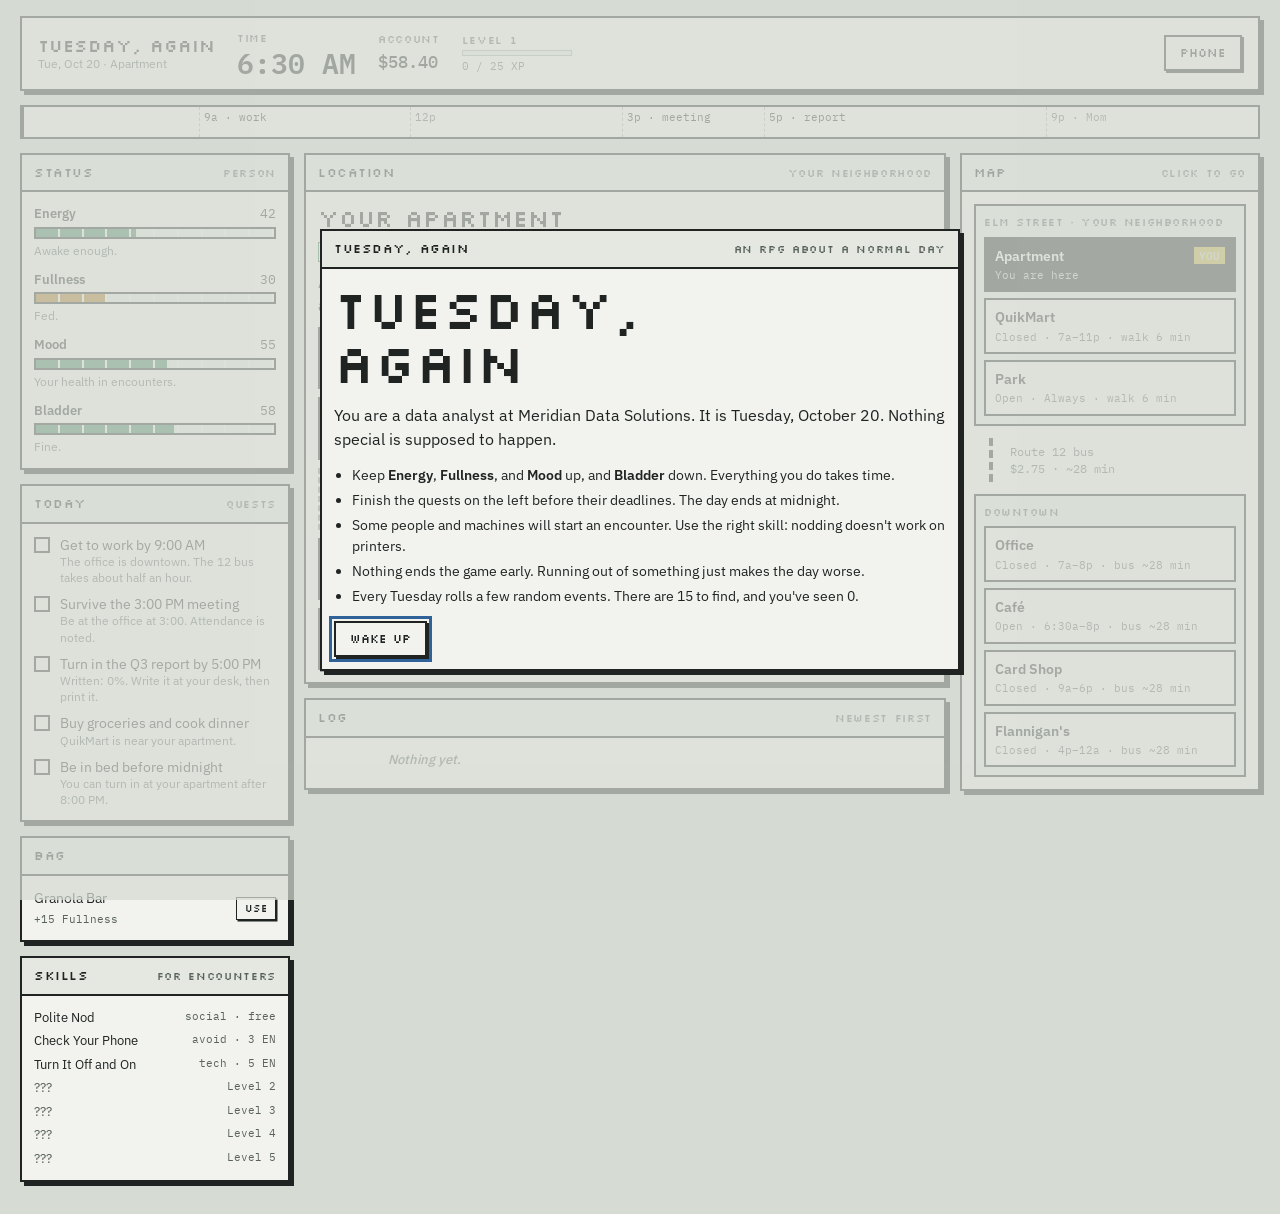
<file: play/tuesday.html>
<!doctype html>
<html lang="en">
<head>
<meta charset="utf-8">
<meta name="viewport" content="width=device-width, initial-scale=1, viewport-fit=cover">
<style>
@font-face { font-family: 'IBM Plex Mono'; font-style: normal; font-weight: 400; font-display: swap; src: url([data-uri]) format('woff2'); }
@font-face { font-family: 'IBM Plex Mono'; font-style: normal; font-weight: 500; font-display: swap; src: url([data-uri]) format('woff2'); }
@font-face { font-family: 'IBM Plex Mono'; font-style: normal; font-weight: 600; font-display: swap; src: url([data-uri]) format('woff2'); }
@font-face { font-family: 'IBM Plex Sans'; font-style: normal; font-weight: 400 600; font-display: swap; src: url([data-uri]) format('woff2'); }
@font-face { font-family: 'Silkscreen'; font-style: normal; font-weight: 400; font-display: swap; src: url([data-uri]) format('woff2'); }
:root { color-scheme: light; padding-top: env(safe-area-inset-top, 0px); padding-bottom: env(safe-area-inset-bottom, 0px); }
body { margin: 0; }
img { max-width: 100%; }
</style>
<title>Tuesday, Again</title>
<meta name="claude:viewport-fit-sides" content="cover">
<style>
/* Layout: an office-terminal RPG — status column left, scene window center, transit map right; stacks to one column on phones */
:root {
  --bg: #d6dbd3;
  --panel: #f2f3ee;
  --panel-2: #e4e8e0;
  --ink: #1f2423;
  --muted: #59625e;
  --line: #a9b0a9;
  --accent: #ecd040;
  --accent-ink: #1f2423;
  --good: #3a7a55;
  --warn: #a8701a;
  --bad: #b03838;
  --link: #2f6299;
  --shadow: #1f2423;
  --f-display: 'Silkscreen', 'Courier New', monospace;
  --f-body: 'IBM Plex Sans', system-ui, -apple-system, 'Segoe UI', sans-serif;
  --f-mono: 'IBM Plex Mono', ui-monospace, Consolas, monospace;
}
@media (prefers-color-scheme: dark) {
  :root:not([data-theme="light"]) {
    --bg: #141718; --panel: #1f2324; --panel-2: #282d2e; --ink: #dde2db; --muted: #97a09b;
    --line: #3c4342; --accent: #e2c545; --accent-ink: #141718; --good: #6cbf8b; --warn: #e3a74c;
    --bad: #e37070; --link: #86b2e0; --shadow: #000000; color-scheme: dark;
  }
}
:root[data-theme="dark"] {
  --bg: #141718; --panel: #1f2324; --panel-2: #282d2e; --ink: #dde2db; --muted: #97a09b;
  --line: #3c4342; --accent: #e2c545; --accent-ink: #141718; --good: #6cbf8b; --warn: #e3a74c;
  --bad: #e37070; --link: #86b2e0; --shadow: #000000; color-scheme: dark;
}

* { box-sizing: border-box; }
[hidden] { display: none !important; }
body {
  background: var(--bg); color: var(--ink);
  font-family: var(--f-body); font-size: 15px; line-height: 1.5;
  padding-left: max(16px, env(safe-area-inset-left, 0px));
  padding-right: max(16px, env(safe-area-inset-right, 0px));
  padding-block: 16px 32px;
}
button { font: inherit; color: inherit; }
button:focus-visible { outline: 3px solid var(--link); outline-offset: 2px; }

.label { font-family: var(--f-display); font-size: 11px; letter-spacing: .06em; text-transform: uppercase; color: var(--muted); }
.mono { font-family: var(--f-mono); font-variant-numeric: tabular-nums; }

.app { max-width: 1240px; margin: 0 auto; display: grid; gap: 14px; }

/* HUD */
.hud { display: flex; flex-wrap: wrap; align-items: center; gap: 10px 22px; padding: 12px 16px;
  background: var(--panel); border: 2px solid var(--ink); box-shadow: 4px 4px 0 var(--shadow); }
.brand { font-family: var(--f-display); font-size: 18px; line-height: 1; }
.brand small { display: block; font-family: var(--f-body); font-size: 12px; color: var(--muted); margin-top: 4px; }
.clock { font-family: var(--f-mono); font-size: 28px; font-weight: 600; line-height: 1; }
.hud-item { display: grid; gap: 2px; }
.hud-val { font-family: var(--f-mono); font-size: 17px; font-weight: 500; font-variant-numeric: tabular-nums; }
.hud-spacer { flex: 1; }
.xpbar { width: 110px; height: 6px; background: var(--panel-2); border: 1px solid var(--line); }
.xpbar i { display: block; height: 100%; background: var(--link); }
.btn { border: 2px solid var(--ink); background: var(--panel); padding: 7px 14px; cursor: pointer;
  font-family: var(--f-display); font-size: 12px; box-shadow: 2px 2px 0 var(--shadow); }
.btn:hover:not(:disabled) { background: var(--accent); color: var(--accent-ink); }
.btn:active:not(:disabled) { transform: translate(2px, 2px); box-shadow: none; }
.btn:disabled { opacity: .45; cursor: not-allowed; }

/* Timeline */
.timeline { position: relative; height: 34px; background: var(--panel); border: 2px solid var(--ink); }
.timeline .fill { position: absolute; inset: 0 auto 0 0; background: var(--panel-2); border-right: 2px solid var(--ink); }
.timeline .mark { position: absolute; top: 0; bottom: 0; border-left: 1px dashed var(--line); }
.timeline .mark span { position: absolute; top: 3px; left: 4px; font-family: var(--f-mono); font-size: 10.5px; color: var(--muted); white-space: nowrap; }
.timeline .mark.due span { color: var(--ink); }

/* Main grid */
.grid { display: grid; grid-template-columns: 270px minmax(0, 1fr) 300px; gap: 14px; align-items: start; }
.win { background: var(--panel); border: 2px solid var(--ink); box-shadow: 4px 4px 0 var(--shadow); }
.win-h { display: flex; justify-content: space-between; align-items: baseline; gap: 8px; padding: 8px 12px; border-bottom: 2px solid var(--ink); background: var(--panel-2); }
.win-h h2 { margin: 0; font-family: var(--f-display); font-size: 13px; font-weight: 400; letter-spacing: .04em; }
.win-b { padding: 12px; display: grid; gap: 10px; }
.col { display: grid; gap: 14px; min-width: 0; }

/* Stat bars */
.stat { display: grid; gap: 3px; }
.stat-top { display: flex; justify-content: space-between; font-size: 13px; }
.stat-top b { font-weight: 600; }
.bar { height: 12px; border: 2px solid var(--ink); background: var(--panel-2); position: relative; overflow: hidden; }
.bar i { position: absolute; inset: 0 auto 0 0; background: var(--good); transition: width .35s ease; }
.bar::after { content: ""; position: absolute; inset: 0; background: repeating-linear-gradient(90deg, transparent 0 calc(10% - 2px), var(--panel) calc(10% - 2px) 10%); }
.bar.warn i { background: var(--warn); }
.bar.bad i { background: var(--bad); }
.stat small { color: var(--muted); font-size: 12px; }

/* Quests */
.quests { list-style: none; margin: 0; padding: 0; display: grid; gap: 9px; }
.quests li { display: grid; grid-template-columns: 18px 1fr; gap: 8px; font-size: 13.5px; line-height: 1.35; }
.qbox { width: 16px; height: 16px; border: 2px solid var(--ink); margin-top: 1px; display: grid; place-items: center; font-family: var(--f-mono); font-size: 12px; font-weight: 600; line-height: 1; }
.quests li.done .qbox { background: var(--good); border-color: var(--good); color: var(--panel); }
.quests li.failed .qbox { background: var(--bad); border-color: var(--bad); color: var(--panel); }
.quests li.partial .qbox { background: var(--warn); border-color: var(--warn); color: var(--panel); }
.quests li.done .qt, .quests li.failed .qt, .quests li.void .qt { color: var(--muted); }
.quests li.void .qbox { border-style: dashed; border-color: var(--muted); color: var(--muted); }
.receipt div span:last-child { text-align: right; }
.quests li.failed .qt { text-decoration: line-through; }
.quests small { display: block; color: var(--muted); font-size: 12px; }

/* Bag & skills */
.items { display: grid; gap: 6px; }
.item { display: flex; justify-content: space-between; align-items: center; gap: 8px; font-size: 13.5px; }
.item .use { font-family: var(--f-display); font-size: 10px; padding: 3px 8px; border: 1.5px solid var(--ink); background: var(--panel); cursor: pointer; box-shadow: 1.5px 1.5px 0 var(--shadow); }
.item .use:hover:not(:disabled) { background: var(--accent); color: var(--accent-ink); }
.item .use:disabled { opacity: .4; cursor: not-allowed; }
.empty { color: var(--muted); font-size: 13px; font-style: italic; }
.skills { display: grid; gap: 4px; font-size: 13px; }
.skills div { display: flex; justify-content: space-between; gap: 8px; }
.skills .locked { color: var(--muted); }
.tag { font-family: var(--f-mono); font-size: 11px; color: var(--muted); }

/* Scene */
.scene-title { margin: 0; font-family: var(--f-display); font-size: clamp(18px, 2.4vw, 24px); font-weight: 400; line-height: 1.15; text-wrap: balance; }
.scene-meta { display: flex; flex-wrap: wrap; gap: 6px 14px; font-size: 12.5px; color: var(--muted); }
.scene-desc { margin: 0; max-width: 62ch; }
.chip { display: inline-block; padding: 1px 7px; border: 1.5px solid currentColor; font-family: var(--f-mono); font-size: 11px; line-height: 1.5; }
.chip.open { color: var(--good); }
.chip.closed { color: var(--bad); }
.actions { display: grid; grid-template-columns: repeat(auto-fill, minmax(210px, 1fr)); gap: 8px; }
.act { text-align: left; padding: 9px 11px; border: 2px solid var(--ink); background: var(--panel); cursor: pointer; display: grid; gap: 2px; box-shadow: 2px 2px 0 var(--shadow); min-height: 54px; }
.act b { font-weight: 600; font-size: 14px; }
.act span { font-family: var(--f-mono); font-size: 11.5px; color: var(--muted); }
.act:hover:not(:disabled) { background: var(--accent); color: var(--accent-ink); }
.act:hover:not(:disabled) span { color: var(--accent-ink); }
.act:active:not(:disabled) { transform: translate(2px, 2px); box-shadow: none; }
.act:disabled { opacity: .5; cursor: not-allowed; box-shadow: none; border-style: dashed; }
.act.key { border-width: 3px; }

.log { list-style: none; margin: 0; padding: 0; display: grid; gap: 7px; max-height: 300px; overflow-y: auto; font-size: 14px; }
.log li { display: grid; grid-template-columns: 62px 1fr; gap: 8px; padding-bottom: 7px; border-bottom: 1px dashed var(--line); }
.log li:last-child { border-bottom: 0; }
.log time { font-family: var(--f-mono); font-size: 12px; color: var(--muted); padding-top: 2px; }
.log li.good p { color: var(--good); }
.log li.bad p { color: var(--bad); }
.log li.note p { font-weight: 500; }
.log li:first-child p { font-weight: 500; }
.log p { margin: 0; }

/* Map */
.district { border: 2px solid var(--ink); background: var(--panel-2); padding: 8px; display: grid; gap: 6px; }
.district h3 { margin: 0; font-family: var(--f-display); font-size: 11px; font-weight: 400; color: var(--muted); letter-spacing: .05em; }
.node { text-align: left; border: 2px solid var(--ink); background: var(--panel); padding: 7px 9px; cursor: pointer; display: grid; gap: 1px; }
.node b { font-weight: 600; font-size: 13.5px; display: flex; justify-content: space-between; gap: 6px; align-items: center; }
.node span { font-family: var(--f-mono); font-size: 11px; color: var(--muted); }
.node:hover:not(:disabled) { background: var(--accent); color: var(--accent-ink); }
.node:hover:not(:disabled) span { color: var(--accent-ink); }
.node.here { background: var(--ink); color: var(--panel); cursor: default; }
.node.here span { color: var(--panel); opacity: .8; }
.youare { font-family: var(--f-display); font-size: 10px; background: var(--accent); color: var(--accent-ink); padding: 0 5px; }
.route { display: grid; grid-template-columns: 22px 1fr; align-items: center; gap: 8px; padding: 2px 6px; font-family: var(--f-mono); font-size: 11.5px; color: var(--muted); }
.route .line { height: 44px; border-left: 4px dashed var(--ink); margin-left: 9px; }

/* Overlays */
.overlay > * { margin: auto; }
.overlay { position: fixed; inset: 0; z-index: 50; background: color-mix(in srgb, var(--bg) 72%, transparent); display: grid; overflow-y: auto;
  padding: max(16px, env(safe-area-inset-top, 0px)) max(16px, env(safe-area-inset-right, 0px)) max(16px, env(safe-area-inset-bottom, 0px)) max(16px, env(safe-area-inset-left, 0px)); }
.modal { width: min(560px, 100%); }
.modal .win-b p { margin: 0; }
.modal .body { display: grid; gap: 10px; }
.choices { display: grid; gap: 8px; }
.choices .act { min-height: 0; }

/* Battle */
.battle { width: min(720px, 100%); }
.foe { display: grid; gap: 6px; }
.foe-name { font-family: var(--f-display); font-size: 20px; line-height: 1.1; }
.foe-desc { color: var(--muted); font-size: 13.5px; margin: 0; }
.foe .bar i { background: var(--bad); }
.blog { list-style: none; margin: 0; padding: 10px 12px; background: var(--panel-2); border: 2px solid var(--ink); display: grid; gap: 5px; min-height: 118px; font-size: 14px; }
.blog li { opacity: .62; }
.blog li:last-child, .blog li.recent { opacity: 1; }
.me { display: grid; grid-template-columns: 1fr 1fr; gap: 12px; }
.skillgrid { display: grid; grid-template-columns: repeat(auto-fill, minmax(190px, 1fr)); gap: 8px; }
.battle-foot { display: flex; flex-wrap: wrap; gap: 8px; justify-content: space-between; align-items: center; }
.hint { font-size: 12.5px; color: var(--muted); }

/* Title & ending */
.title-card { width: min(640px, 100%); }
.title-card h1 { margin: 0; font-family: var(--f-display); font-size: clamp(32px, 7vw, 54px); font-weight: 400; line-height: 1; }
.title-card .sub { font-size: 16px; margin: 0; }
.howto { margin: 0; padding-left: 18px; display: grid; gap: 4px; font-size: 14px; }
.receipt { font-family: var(--f-mono); font-size: 13px; border: 2px dashed var(--line); padding: 10px 12px; display: grid; gap: 3px; font-variant-numeric: tabular-nums; }
.receipt div { display: flex; justify-content: space-between; gap: 10px; }
.receipt .tot { border-top: 1px dashed var(--line); padding-top: 4px; margin-top: 4px; font-weight: 600; }
.epi { margin: 0; padding: 0; list-style: none; display: grid; gap: 6px; font-size: 14px; }
.epi li { display: grid; grid-template-columns: 18px 1fr; gap: 8px; }
.ending-title { font-family: var(--f-display); font-size: clamp(26px, 5vw, 38px); line-height: 1.05; margin: 0; }

@keyframes bump { 0% { transform: translateX(0) } 25% { transform: translateX(-4px) } 75% { transform: translateX(4px) } 100% { transform: translateX(0) } }
.hit { animation: bump .25s ease; }
@media (prefers-reduced-motion: reduce) { .hit { animation: none; } .bar i { transition: none; } }

@media (max-width: 1080px) {
  .grid { grid-template-columns: 250px minmax(0, 1fr); }
  .col.right { grid-column: 1 / -1; grid-template-columns: 1fr 1fr; }
}
@media (max-width: 720px) {
  .grid { grid-template-columns: minmax(0, 1fr); }
  .col.left { order: 2; }
  .col.mid { order: 1; }
  .col.right { order: 3; grid-template-columns: 1fr; }
  .clock { font-size: 24px; }
  .hud { gap: 8px 16px; }
  .hud-spacer { display: none; }
  .timeline .mark.minor span, .timeline .mark em { display: none; }
  .me { grid-template-columns: 1fr; }
}
</style>

</head>
<body>
<div class="app">
  <header class="hud" id="hud"></header>
  <div class="timeline" id="timeline" aria-label="Day progress"></div>
  <main class="grid">
    <div class="col left">
      <section class="win"><div class="win-h"><h2>Status</h2><span class="label" id="lvlname"></span></div><div class="win-b" id="stats"></div></section>
      <section class="win"><div class="win-h"><h2>Today</h2><span class="label">Quests</span></div><div class="win-b"><ul class="quests" id="quests"></ul></div></section>
      <section class="win"><div class="win-h"><h2>Bag</h2></div><div class="win-b"><div class="items" id="bag"></div></div></section>
      <section class="win"><div class="win-h"><h2>Skills</h2><span class="label">for encounters</span></div><div class="win-b"><div class="skills" id="skills"></div></div></section>
    </div>
    <div class="col mid">
      <section class="win" id="scene"></section>
      <section class="win"><div class="win-h"><h2>Log</h2><span class="label">newest first</span></div><div class="win-b"><ul class="log" id="log"></ul></div></section>
    </div>
    <div class="col right">
      <section class="win"><div class="win-h"><h2>Map</h2><span class="label">click to go</span></div><div class="win-b" id="map"></div></section>
    </div>
  </main>
</div>

<div class="overlay" id="modal" hidden></div>
<div class="overlay" id="battle" hidden></div>
<div class="overlay" id="screen" hidden></div>

<script>
/* ---------- Data ---------- */
const DAY_START = 390, DAY_END = 1440;

const LOCS = {
  apartment: { name: 'Your Apartment', short: 'Apartment', zone: 'home', open: [0, 1440], hours: 'Always',
    desc: () => S.t < 720 ? 'A one-bedroom with a view of another one-bedroom. The radiator clanks twice and stops.'
      : S.t < 1140 ? 'Your apartment, as you left it. The bed is unmade. You were going to make it.'
      : 'Your apartment at night. The neighbor upstairs is doing something that involves furniture.' },
  grocery: { name: 'QuikMart Grocery', short: 'QuikMart', zone: 'home', open: [420, 1380], hours: '7a–11p',
    desc: () => 'Fluorescent lights. A song from 2004 plays at low volume. Lane 4 is the only self-checkout that\'s open.' },
  park: { name: 'Linden Park', short: 'Park', zone: 'home', open: [0, 1440], hours: 'Always',
    desc: () => S.t >= 1170 ? 'The park after dark. One lamp works. The ducks are somewhere.' : 'A strip of grass, two benches, and a pond with three ducks who have seen things.' },
  office: { name: 'Meridian Data Solutions, 3rd Floor', short: 'Office', zone: 'downtown', open: [420, 1200], hours: '7a–8p',
    desc: () => S.t < 900 ? 'Gray carpet, gray cubicles, one plant that somebody waters. Your desk is next to the printer.'
      : S.t < 1020 ? 'The office in the long middle of the afternoon. Somebody is microwaving fish.'
      : 'The office is emptying out. The cleaning crew has started on the far side.' },
  cafe: { name: 'Corner Café', short: 'Café', zone: 'downtown', open: [390, 1200], hours: '6:30a–8p',
    desc: () => 'Exposed brick. The menu is on a chalkboard, and the prices are higher than last month.' },
  cardshop: { name: 'Paper Goods Co.', short: 'Card Shop', zone: 'downtown', open: [540, 1080], hours: '9a–6p',
    desc: () => 'Greeting cards for every occasion, sorted by how much you\'re supposed to care.' },
  bar: { name: 'Flannigan\'s', short: 'Flannigan\'s', zone: 'downtown', open: [960, 1440], hours: '4p–12a',
    desc: () => 'A bar with a lot of TVs, each showing a different sport. The floor is sticky in a way that feels permanent.' },
};

const QUESTS = {
  work: { title: () => S.f.wfh ? 'Log on from home by 9:00 AM' : 'Get to work by 9:00 AM', hint: () => 'The office is downtown. The 12 bus takes about half an hour.' },
  meeting: { title: () => S.f.wfh ? 'Survive the 3:00 PM call' : 'Survive the 3:00 PM meeting', hint: () => S.f.wfh ? 'Be at your laptop at 3:00. Camera optional.' : 'Be at the office at 3:00. Attendance is noted.' },
  report: { title: 'Turn in the Q3 report by 5:00 PM', hint: () => `Written: ${Math.floor(S.f.report)}%. ${S.f.wfh ? 'Write it at home, then email it to Gary.' : 'Write it at your desk, then print it.'}` },
  tasks: { title: 'Figure out the three tasks Gary delegated', hint: () => `${S.f.tasksDone} of 3 done. You don't know how to do any of them.` },
  forecast: { title: 'Q4 forecast for the VP by 6:00 PM', hint: () => `Progress: ${Math.floor(S.f.forecast)}%. This is not your job.` },
  dinner: { title: 'Buy groceries and cook dinner', hint: () => S.inv.groceries ? 'You have groceries. Cooking happens at home.' : 'QuikMart is near your apartment.' },
  mom: { title: 'Call Mom before 9:00 PM', hint: () => 'It\'s her birthday. A card or a gift would help, even if you can only mention it.' },
  bed: { title: 'Be in bed before midnight', hint: () => 'You can turn in at your apartment after 8:00 PM.' },
};

const SKILLS = [
  { id: 'nod', name: 'Polite Nod', tag: 'social', cost: 0, dmg: [5, 9], lvl: 1, use: 'You nod politely.' },
  { id: 'phone', name: 'Check Your Phone', tag: 'avoid', cost: 3, dmg: [8, 12], lvl: 1, use: 'You look at your phone as if something important just happened.' },
  { id: 'reboot', name: 'Turn It Off and On', tag: 'tech', cost: 5, dmg: [12, 18], lvl: 1, use: 'You try turning it off and on again.' },
  { id: 'call', name: 'Fake a Phone Call', tag: 'avoid', cost: 8, dmg: [16, 22], lvl: 2, use: 'You answer a call that isn\'t happening. "Yeah. Yeah, no, I can talk."' },
  { id: 'offline', name: 'Take It Offline', tag: 'assert', cost: 10, dmg: [20, 26], lvl: 3, use: 'You say, "Let\'s take this offline."' },
  { id: 'stare', name: 'Blank Stare', tag: 'assert', cost: 5, dmg: [3, 5], lvl: 4, stun: true, use: 'You stare, blankly, for slightly too long.' },
  { id: 'no', name: 'Just Say No', tag: 'assert', cost: 16, dmg: [32, 40], lvl: 5, use: 'You say no. No reason. Just no.' },
];

const LEVELS = [0, 25, 60, 110, 175];
const TITLES = ['Person', 'Functioning Person', 'Reasonably Competent', 'Has It Together', 'Adult'];

const ENEMIES = {
  linda: { name: 'Linda from 4B', hp: 26, xp: 10, weak: ['social'], resist: ['avoid'], immune: [],
    desc: 'Your neighbor. She has opinions about the recycling schedule.',
    intro: 'Linda is in the hallway. She has seen you. There is no way around.',
    moves: [{ t: 'Linda explains which bin is for glass.', mood: 4 }, { t: 'Linda asks if you\'ve met "the new people in 2A."', mood: 5 },
      { t: 'Linda mentions the building group chat. You are not in it.', mood: 3, time: 2 }],
    win: 'Linda says, "Well, I won\'t keep you." She has kept you.', lose: 'Linda tells you about her nephew\'s wedding. All of it.' },
  gary: { name: 'Gary, Your Manager', hp: 42, xp: 15, weak: ['social'], resist: ['avoid'], immune: [], noFlee: true,
    desc: 'He is holding a coffee mug that says "World\'s Okayest Boss." It was a gift. He took it seriously.',
    intro: 'Gary is standing at your desk. "Hey. Got a sec?"',
    moves: [{ t: '"Just want to flag that start time is nine."', mood: 6 }, { t: '"Not a big deal. Just flagging it."', mood: 4 },
      { t: 'Gary says "per my last email." There was no last email.', mood: 7 }, { t: 'Gary sips his coffee and waits.', mood: 3, time: 2 }],
    win: 'Gary says, "Cool, cool," and leaves. You are not sure what was decided.', lose: 'Gary schedules a "quick check-in" for Thursday.' },
  dale: { name: 'Dale from Accounts', hp: 40, xp: 18, weak: ['avoid'], resist: [], immune: [], healOn: 'social',
    healText: 'Dale takes this as encouragement and keeps going.',
    desc: 'Dale is leaning on your cubicle wall. He wants to talk about his fantasy football team.',
    intro: '"Hey. You follow football? No? Okay, so, my team—"',
    moves: [{ t: 'Dale explains his trade for a running back.', mood: 5 }, { t: 'Dale shows you a photo of his standing desk.', mood: 4 },
      { t: '"Anyway. So that\'s the first half."', mood: 3, time: 3 }, { t: 'Dale asks if you\'ve tried intermittent fasting.', mood: 6 }],
    win: 'Dale says "Anyway, I\'ll let you work," and goes to tell somebody else.', lose: 'You now know a lot about a man named Travis Etienne.' },
  inbox: { name: 'Your Inbox (214 Unread)', hp: 55, xp: 22, weak: ['assert'], resist: ['social'], immune: [], turn: 4,
    desc: 'Most of these are reply-alls. Some of them are about other reply-alls.',
    intro: 'You open your email. It loads slowly, as if it\'s embarrassed.',
    moves: [{ t: 'A reply-all thread grows by 11 messages. Someone says "Please remove me from this list."', mood: 5 },
      { t: 'An email marked URGENT. It isn\'t.', mood: 3, energy: 4 }, { t: 'A calendar invite: "Quick Sync (60 min)."', mood: 6 },
      { t: 'IT reminds you to change your password. Again.', mood: 4 }],
    win: 'Inbox: 0 unread. You take a screenshot. It won\'t last.', lose: 'You mark everything as read. That counts, technically.' },
  printer: { name: 'The Third-Floor Printer', hp: 45, xp: 20, weak: ['tech'], resist: [], immune: ['social', 'avoid', 'assert'], noStun: true,
    immuneText: 'The printer does not care.', desc: 'A gray box from 2011. There is a sign on it that says "DO NOT USE TRAY 2." There is no Tray 2.',
    intro: 'You send the report to the printer. The printer considers it.',
    moves: [{ t: 'PC LOAD LETTER.', mood: 5 }, { t: 'It prints page 1 of 14, then stops.', mood: 3, time: 3 },
      { t: 'Paper jam in Tray 2.', mood: 6 }, { t: 'It makes a noise like a cough and blinks orange.', mood: 4 }],
    win: 'The report comes out warm, all fourteen pages. You put it on Gary\'s chair.', lose: 'You email Gary a PDF instead. He prints it himself, visibly.' },
  meeting: { name: 'The 3:00 PM Meeting', hp: 85, xp: 35, weak: ['assert'], resist: ['avoid'], immune: [], noFlee: true, turn: 6,
    desc: 'Conference Room B. Eleven attendees. No agenda. It could have been an email.',
    intro: 'The meeting starts four minutes late, because someone can\'t get the screen to work.',
    moves: [{ t: 'Someone shares their screen. It\'s the wrong screen.', mood: 5 }, { t: '"Can everyone see my screen?"', mood: 3, time: 4 },
      { t: '"Let\'s go around and do quick intros."', mood: 6, energy: 3 }, { t: '"I\'ll give you all a few minutes back." She does not.', mood: 4 },
      { t: 'Someone asks a question that was answered two minutes ago.', mood: 6 }],
    win: 'The meeting ends. Three action items were assigned. None of them are yours.', lose: 'The meeting ends, eventually. You have been assigned two action items.' },
  selfcheck: { name: 'Self-Checkout, Lane 4', hp: 32, xp: 14, weak: ['tech'], resist: ['assert'], immune: ['social'],
    immuneText: 'The machine does not respond to manners.', desc: 'It has a screen, a scale, and a grudge.',
    intro: '"Please scan your first item."',
    moves: [{ t: '"Unexpected item in the bagging area."', mood: 6 }, { t: '"Please wait for assistance." No one comes.', mood: 3, time: 2 },
      { t: 'It asks if you brought your own bags. You did not.', mood: 4 }, { t: 'The barcode on the pasta won\'t scan. You try every angle.', mood: 5 }],
    win: '"Thank you for shopping at QuikMart." You did all the work, but sure.', lose: 'An employee walks over, scans everything in eleven seconds, and leaves without a word.' },
  crypto: { name: 'Man on the Bus', hp: 36, xp: 14, weak: ['avoid'], resist: ['assert'], immune: [], healOn: 'social',
    healText: 'He interprets this as interest.', desc: 'He has sat next to you even though there are many empty seats.',
    intro: '"Hey, can I ask you something? Have you looked into crypto?"',
    moves: [{ t: '"It\'s not a pyramid. It\'s more of a triangle."', mood: 5 }, { t: '"I\'m not a financial advisor, but."', mood: 4 },
      { t: 'He shows you a chart. The line goes up, then mostly down.', mood: 5 }],
    win: 'He gets off at the next stop and wishes you "good luck out there."', lose: 'You have agreed to look into it. You won\'t.' },
  clipboard: { name: 'Guy with a Clipboard', hp: 28, xp: 10, weak: ['avoid'], resist: ['social'], immune: [],
    desc: 'He is wearing a lanyard and a lot of enthusiasm.',
    intro: '"Hi! Do you have one minute for the environment?"',
    moves: [{ t: '"It\'s just a quick survey."', mood: 4 }, { t: '"Would you say you care a lot, or a little?"', mood: 5 },
      { t: 'He walks backwards in front of you, matching your pace.', mood: 3, time: 1 }],
    win: 'He spots someone with a dog and leaves you for them.', lose: 'You sign up for a monthly donation. You\'ll cancel it. Probably.' },
};

Object.assign(ENEMIES, {
  raise: { name: 'Gary, on the Subject of Comp', hp: 50, xp: 20, weak: ['assert'], resist: ['social'], immune: [], noFlee: true,
    desc: 'In June he said, "Let\'s revisit comp in Q3." It is Q4.',
    intro: '"Oh, the raise. Yeah. Yeah, no, totally. So—"',
    moves: [{ t: '"Budgets are really tight right now."', mood: 6 }, { t: '"Honestly, it\'s above my pay grade." He laughs. You don\'t.', mood: 5 },
      { t: '"Let\'s see how Q4 shakes out."', mood: 6 }, { t: '"You know I\'m your biggest advocate here."', mood: 4 },
      { t: 'He checks his new watch.', mood: 5, time: 2 }],
    win: 'He says he\'ll "put in a word with HR." The timeline is "soon-ish."', lose: 'He says budgets are tight. He is wearing a new watch.' },
  priya: { name: 'Priya from Data Engineering', hp: 38, xp: 16, weak: ['social'], resist: ['assert'], immune: [],
    desc: 'She could fix this in five minutes. She has decided not to want to.',
    intro: '"Hey. What\'s up." It is not a question.',
    moves: [{ t: '"Have you submitted a ticket?"', mood: 5 }, { t: '"That\'s not really my team\'s thing."', mood: 5 },
      { t: '"Last time I helped your team, nobody said thanks."', mood: 6 }, { t: '"I\'m kind of slammed." She is watching a video of a cat.', mood: 4 },
      { t: '"There\'s a training on that. It\'s two hours."', mood: 4, time: 2 }],
    win: 'She sighs, takes your keyboard, and fixes it in four minutes. "It\'s not hard," she says. It was.', lose: 'She sends you a link to a two-hour training video and puts her headphones back on.' },
  garyjealous: { name: 'Gary, Feeling Threatened', hp: 55, xp: 22, weak: ['social'], resist: ['assert'], immune: [], noFlee: true,
    desc: 'The VP thanked you by name. Gary was not cc\'d. He has been different since.',
    intro: '"Hey, quick thing. Going forward, let\'s run everything through me first. Everything."',
    moves: [{ t: '"I just want us to present a united front."', mood: 6 }, { t: 'He corrects a typo you didn\'t make.', mood: 5 },
      { t: '"I\'ll take it from here with the VP." He means your project.', mood: 7 }, { t: '"Not to micromanage, but."', mood: 5 }],
    win: 'He says "Cool. Glad we\'re aligned," and walks off fast.', lose: 'You agree to cc him on everything. Everything.' },
  silence: { name: 'The Expectant Silence', hp: 30, xp: 12, weak: ['avoid'], resist: ['social'], immune: [],
    desc: 'Nobody is saying anything. Everybody is waiting for somebody.',
    intro: 'The pod goes quiet. Somebody looks at you, then at Marcy, then back at you.',
    moves: [{ t: 'Someone clears their throat in your direction.', mood: 4 }, { t: 'Marcy says "I\'m fine, I\'m fine," which means she isn\'t.', mood: 6 },
      { t: 'Dale mouths "say something" at you.', mood: 5 }],
    win: 'Eventually Dale goes over. He\'ll get a thank-you card on Friday.', lose: 'You end up helping anyway. It takes forty minutes, and you are slightly resentful the whole time.' },
  mixer: { name: 'Small Talk at Flannigan\'s', hp: 60, xp: 24, weak: ['avoid'], resist: ['assert'], immune: [], noFlee: true, turn: 8,
    desc: 'The same eleven people you saw all day, now holding drinks.',
    intro: 'Someone hands you a lukewarm beer you didn\'t order. "Hey! Long time no see!" It has been forty minutes.',
    moves: [{ t: '"So! Crazy day, huh?" You were there for it.', mood: 4 }, { t: 'Dale tells you about his fantasy team again. The running back is still hurt.', mood: 5 },
      { t: '"Any fun plans for the weekend?" It is Tuesday.', mood: 4 }, { t: 'Gary says "No shop talk tonight!" and then talks about Q4.', mood: 6 },
      { t: 'Someone recaps the 3 PM meeting for you. You were in the 3 PM meeting.', mood: 5 },
      { t: 'The person you\'re talking to looks over your shoulder for someone better.', mood: 6 }],
    win: 'You spot a gap in the conversation and take it. "Anyway, I should get going." It works.', lose: 'You stay another hour. You learn everyone\'s commute.' },
  drunk: { name: 'Dale, Four Drinks In', hp: 48, xp: 20, weak: ['social'], resist: ['avoid'], immune: [], turn: 5,
    desc: 'His tie is in his pocket. His eyes are wet. He has found you specifically.',
    intro: '"Can I tell you something? You\'re a real one. Can I tell you something?"',
    moves: [{ t: '"Me and Karen used to come here. Before."', mood: 6 }, { t: 'He cries a little into a basket of fries.', mood: 5 },
      { t: '"Do you think I\'m a good person? Be honest. Don\'t be honest."', mood: 6 },
      { t: '"My kid thinks I\'m boring." He orders another drink.', mood: 5, time: 3 }],
    win: 'He hugs you for too long and says "you\'re a real one." You get him a rideshare. He will not remember this.',
    lose: 'You hear the whole thing, from the beginning. It takes an hour. You get him a rideshare.' },
});

const ITEMS = {
  granola: { name: 'Granola Bar', desc: '+15 Fullness', battle: true, use: () => { mod('fullness', 15); return 'You eat the granola bar. It tastes like a granola bar.'; } },
  icedcoffee: { name: 'Bottled Iced Coffee', desc: '+18 Energy, +12 Bladder', battle: true, use: () => { mod('energy', 18); mod('bladder', 12); S.f.coffees++; return 'You drink the iced coffee. It is mostly sugar.'; } },
  energydrink: { name: 'Energy Drink', desc: '+28 Energy, +15 Bladder, −3 Mood', battle: true, use: () => { mod('energy', 28); mod('bladder', 15); mod('mood', -3); return 'You drink the energy drink. Your heart notices.'; } },
  burrito: { name: 'Frozen Burrito', desc: '+40 Fullness · needs a microwave', battle: false, where: ['apartment', 'office'], mins: 6,
    use: () => { mod('fullness', 40); mod('mood', 2); return 'You microwave the burrito. The outside is lava; the middle is still frozen. You eat it anyway.'; } },
  groceries: { name: 'Groceries', desc: 'Pasta, sauce, and a bag of salad you mean to eat', key: true },
  card_generic: { name: 'Generic Birthday Card', desc: '"For Someone Special." It has a sailboat on it.', key: true },
  card_nice: { name: 'Nice Birthday Card', desc: 'Letterpress. Blank inside.', key: true },
  flowers: { name: 'Grocery Store Flowers', desc: 'Carnations, mostly.', key: true },
  candle: { name: 'Scented Candle', desc: '"Autumn Cabin." She likes candles. Probably.', key: true },
};

/* ---------- State ---------- */
const fresh = () => ({
  t: DAY_START, money: 58.40, spent: 0,
  st: { energy: 42, fullness: 30, mood: 55, bladder: 58 },
  lvl: 1, xp: 0, loc: 'apartment',
  inv: { granola: 1 },
  q: { work: 'active', meeting: 'active', report: 'active', tasks: 'hidden', forecast: 'hidden', dinner: 'active', mom: 'hidden', bed: 'active' },
  f: { report: 0, snoozes: 0, coffees: 0, won: 0, lost: 0, phoneMin: 0, chores: 0, filters: 2, cereal: 1, incidents: 0,
    workMin: 0, tasksDone: 0, forecast: 0, remarks: 0, jabs: 0, events: [] },
  ev: [],
  log: [], started: false, over: false,
});

/* ---------- Random events ---------- */
// Each day rolls a handful of these. `win` is the window [from, until] in minutes after midnight;
// `work` events need you at work (the office, or home when working from home), `office` ones need the office.
const EVENTS = {
  sick: { name: 'Woke Up Sick', blurb: 'Wake up sick and work from home.', morning: true },
  late: { name: 'Overslept', blurb: 'Oversleep, and consider a creative excuse.', morning: true },
  praise: { name: 'Public Praise', blurb: 'Gary praises you in front of the team. The team notices.', win: [570, 720], work: true },
  jealous: { name: 'The Threatened Boss', blurb: 'The VP likes your work. Gary does not like that.', win: [570, 690], work: true },
  delegate: { name: 'Can You Take This?', blurb: 'Three tasks you have no idea how to do.', win: [600, 780], work: true },
  expert: { name: 'The Reluctant Expert', blurb: 'The one person who can help would rather not.', win: [690, 870], work: true },
  raise: { name: 'About That Raise', blurb: 'Ask, again, about the raise you were promised.', win: [660, 990], work: true },
  dei: { name: 'Belonging Breakouts', blurb: 'HR schedules breakout groups sorted by race.', win: [660, 870], work: true },
  personal: { name: 'Not My Business', blurb: 'A coworker\'s crisis, and a room waiting for someone to help.', win: [630, 930], office: true },
  layoffs: { name: 'Keep Your Head Down', blurb: 'Layoffs might be coming. Also, here\'s a director\'s job.', win: [780, 960], work: true },
  overwork: { name: 'Running on Empty', blurb: 'You\'re working too hard, and people notice.', win: [720, 1080], work: true,
    cond: () => S.f.workMin >= 150 && (S.st.mood < 45 || S.st.energy < 35) },
  ragequit: { name: 'I Quit (Until Tomorrow)', blurb: 'You quit. Loudly. You\'ll be back.', win: [810, 1000], work: true },
  lottery: { name: 'Mega Millions', blurb: 'You win $214 million. Now what?', win: [690, 1170] },
  mixer: { name: 'Mandatory Fun', blurb: 'After-work drinks with everyone you saw all day.', at: 1020, win: [1020, 1140] },
  drunk: { name: 'Four Drinks In', blurb: 'A coworker, a few drinks in, and his feelings. Happens at the mixer.' },
  jealous2: { internal: true, win: [0, 1080], work: true },
};
const EVENT_IDS = Object.keys(EVENTS).filter(id => !EVENTS[id].internal);
const EXCLUSIVE = [['sick', 'late'], ['praise', 'jealous']];

// A fresh random draw every new game. Events seen in earlier games can come up again.
function rollEvents() {
  const ids = [];
  const pool = EVENT_IDS.filter(id => id !== 'drunk');
  for (let i = pool.length - 1; i > 0; i--) {   // Fisher–Yates, so every event is equally likely
    const j = Math.floor(Math.random() * (i + 1));
    [pool[i], pool[j]] = [pool[j], pool[i]];
  }
  const n = rand(4, 6);
  for (const id of pool) {
    if (ids.length >= n) break;
    if (EXCLUSIVE.some(p => p.includes(id) && p.some(o => o !== id && ids.includes(o)))) continue;
    ids.push(id);
  }
  if (ids.includes('mixer') && Math.random() < 0.6) ids.push('drunk');
  return ids.map(id => {
    const d = EVENTS[id];
    const at = d.at ?? (d.win ? rand(d.win[0], d.win[1] - 60) : 0);
    return { id, at, until: d.win ? d.win[1] : 0, done: !d.win };
  });
}
const hasEvent = id => S.ev.some(e => e.id === id);
const atWork = () => S.loc === 'office' || (S.f.wfh && S.loc === 'apartment');

const SEEN_KEY = 'tuesday-again-seen';
function seenSet() { try { return new Set(JSON.parse(localStorage.getItem(SEEN_KEY) || '[]')); } catch (e) { return new Set(); } }
function markSeen(id) {
  if (EVENTS[id].internal) return;
  if (!S.f.events.includes(id)) S.f.events.push(id);
  const s = seenSet(); s.add(id);
  try { localStorage.setItem(SEEN_KEY, JSON.stringify([...s])); } catch (e) {}
}

function checkEvents() {
  if (busy() || !S.started) return;
  for (const e of S.ev) {
    if (e.done) continue;
    const d = EVENTS[e.id];
    if (S.t < e.at) continue;
    if (S.t > e.until || (S.f.quit && (d.work || d.office || e.id === 'mixer'))) { e.done = true; continue; }
    if (d.work && !atWork()) continue;
    if (d.office && S.loc !== 'office') continue;
    if (d.cond && !d.cond()) continue;
    e.done = true;
    markSeen(e.id);
    EV_RUN[e.id]();
    return;
  }
}
let S = fresh();
let B = null;          // active battle (not saved)
let Q = [];            // queued events (not saved)
let P = {};            // pending threshold flags
let modalOpen = false;

const SAVE_KEY = 'tuesday-again-v1';
function save() {
  if (B || modalOpen || Q.length) return;
  try { localStorage.setItem(SAVE_KEY, JSON.stringify(S)); } catch (e) {}
}
function loadSave() {
  try { const raw = localStorage.getItem(SAVE_KEY); return raw ? JSON.parse(raw) : null; } catch (e) { return null; }
}
function clearSave() { try { localStorage.removeItem(SAVE_KEY); } catch (e) {} }

/* ---------- Helpers ---------- */
const $ = id => document.getElementById(id);
const clamp = (v, a = 0, b = 100) => Math.max(a, Math.min(b, v));
const rand = (a, b) => a + Math.floor(Math.random() * (b - a + 1));
const pick = arr => arr[Math.floor(Math.random() * arr.length)];
const esc = s => String(s).replace(/[&<>"]/g, c => ({ '&': '&amp;', '<': '&lt;', '>': '&gt;', '"': '&quot;' }[c]));
const money = n => '$' + n.toFixed(2);
function fmt(t) {
  t = Math.min(t, 1440);
  let h = Math.floor(t / 60) % 24, m = t % 60;
  const ap = h >= 12 ? 'PM' : 'AM';
  h = h % 12 || 12;
  return `${h}:${String(m).padStart(2, '0')} ${ap}`;
}
const fmtShort = t => { let h = Math.floor(t / 60) % 24; const ap = h >= 12 ? 'p' : 'a'; h = h % 12 || 12; return h + ap; };
function mod(k, d) { S.st[k] = clamp(S.st[k] + d); }
function log(text, kind = '') { S.log.unshift({ t: S.t, text, kind }); S.log = S.log.slice(0, 60); }
function spend(n) { if (S.money + 1e-9 < n) return false; S.money = Math.round((S.money - n) * 100) / 100; S.spent += n; return true; }
function give(id, n = 1) { S.inv[id] = (S.inv[id] || 0) + n; }
function take(id) { if (!S.inv[id]) return false; S.inv[id]--; if (!S.inv[id]) delete S.inv[id]; return true; }
function isOpen(id, t = S.t) { const o = LOCS[id].open; return t >= o[0] && t < o[1]; }
function hungry() { return S.st.fullness <= 10; }

function gainXP(n) {
  if (!n) return;
  S.xp += n;
  while (S.lvl < LEVELS.length && S.xp >= LEVELS[S.lvl]) {
    S.lvl++;
    mod('mood', 10); mod('energy', 5);
    const sk = SKILLS.find(s => s.lvl === S.lvl);
    log(`Level ${S.lvl}: ${TITLES[S.lvl - 1]}.${sk ? ` You learned ${sk.name}.` : ''}`, 'good');
  }
}

/* ---------- Clock ---------- */
function advance(mins, interruptible = false) {
  let spent = 0;
  for (let i = 0; i < mins; i++) {
    if (S.t >= DAY_END) break;
    S.t++; spent++;
    S.st.energy = clamp(S.st.energy - (S.f.sick ? 0.075 : 0.05));
    S.st.fullness = clamp(S.st.fullness - 0.09);
    S.st.bladder = clamp(S.st.bladder + 0.11);
    if (S.st.fullness < 15 || S.st.energy < 10) S.st.mood = clamp(S.st.mood - 0.04);
    if (S.f.anxious) S.st.mood = clamp(S.st.mood - 0.015);
    const clock = clockEvents();
    const stop = clock || thresholds();
    if (S.t >= DAY_END) { if (!P.end) { P.end = true; queue(() => endDay('midnight')); } break; }
    if (clock === 'hard' || (stop && interruptible)) break;
  }
  return spent;
}

function clockEvents() {
  const t = S.t;
  if (t === 541 && !S.f.arrived && S.q.work === 'active') {
    S.q.work = 'failed';
    if (!S.f.excused) log('You are not at your desk. Gary has noticed.', 'bad');
  }
  if (t === 630 && S.q.mom === 'hidden') { queue(momReminder); return true; }
  if (t === 900 && S.q.meeting === 'active') {
    if (atWork() && !S.f.quit) { queue(startMeeting); return 'hard'; }
    S.q.meeting = 'failed';
    log('The 3:00 meeting starts without you. Your name is said out loud, once.', 'bad');
  }
  if (t === 1020 && !S.f.printed && S.q.report === 'active') {
    S.q.report = 'failed';
    log('Gary emails: "No worries on the report, first thing tomorrow is fine." It is not fine.', 'bad');
  }
  if (t === 1080 && S.q.forecast === 'active') {
    S.q.forecast = 'failed';
    log('The VP asks where the Q4 forecast is. Gary forwards her email to you with no comment.', 'bad');
  }
  if (t === 1260 && S.q.mom === 'active') log('Mom usually goes to bed around now.', 'bad');
  return false;
}

function thresholds() {
  if (S.st.bladder >= 100 && !P.bladder) { P.bladder = true; queue(bladderEmergency); return true; }
  if (S.st.energy <= 0 && !P.energy) { P.energy = true; queue(collapse); return true; }
  if (S.st.mood <= 0 && !P.mood && !B) { P.mood = true; queue(breakdown); return true; }
  if (S.st.fullness <= 0 && S.t % 60 === 0) { mod('mood', -6); log('You are very hungry. It is affecting your personality.', 'bad'); }
  return false;
}

/* ---------- Event queue ---------- */
function queue(fn) { Q.push(fn); }
function busy() { return !!B || modalOpen || S.over; }
function flush() {
  while (!busy() && Q.length) Q.shift()();
  checkEvents();
  render();
  save();
}
function perform(fn) { if (busy()) return; fn(); if (!busy()) sideEffects(); flush(); }

// Lingering effects of earlier events: coworkers resenting the praise, a boss who feels threatened.
const ENVY = ['Dale says "must be nice" as he walks past. You don\'t know what he means. You do.',
  'You were left off a lunch invite. You can see it on the shared calendar.',
  'Priya replies "k" to your message.',
  'Someone says "here comes the favorite" in a voice that is technically a joke.'];
const JABS = ['Gary moves your one-on-one to 7:30 AM tomorrow.',
  'Gary replies-all to correct the date format in your email.',
  'Gary presents your chart in a meeting and calls it "a thing I put together."',
  'Gary schedules a meeting called "Process Alignment." You are the only invitee.'];
function sideEffects() {
  if (!atWork() || S.f.quit) return;
  if (S.f.envied && S.f.remarks < ENVY.length && Math.random() < 0.35) { log(ENVY[S.f.remarks++], 'bad'); mod('mood', -3); }
  if (S.f.jealous && S.f.jabs < JABS.length && Math.random() < 0.3) { log(JABS[S.f.jabs++], 'bad'); mod('mood', -4); }
}

/* ---------- Soft consequences ---------- */
function bladderEmergency() {
  S.st.bladder = 0; mod('mood', -18); S.f.incidents++;
  P.bladder = false;
  advance(10);
  showModal({ title: 'This Is Urgent', body: '<p>You should have gone earlier. You find a restroom with seconds to spare.</p><p>Nobody saw. Probably.</p>', choices: [{ label: 'Carry on' }] });
  log('A close call. Mood −18.', 'bad');
}
function collapse() {
  P.energy = false;
  if (S.st.energy > 0) return;
  if (S.loc === 'apartment') {
    mod('energy', 40); advance(120);
    showModal({ title: 'You Lie Down for a Second', body: '<p>It is two hours later.</p>', choices: [{ label: 'Get up' }] });
    log('You fell asleep for two hours. Energy +40.', 'bad');
  } else {
    mod('energy', 25); mod('mood', -8); advance(60);
    const extra = S.loc === 'office' ? ' When you wake up, there is a sticky note on your monitor that says "U OK?"' : '';
    showModal({ title: 'You Nod Off', body: `<p>You fall asleep sitting up, for about an hour.${extra}</p>`, choices: [{ label: 'Wake up' }] });
    if (S.loc === 'office') S.f.dozed = true;
    log('You fell asleep sitting up. Lost an hour.', 'bad');
  }
}
function breakdown() {
  P.mood = false;
  if (S.st.mood > 0) return;
  S.st.mood = 20; advance(30);
  showModal({ title: 'You Need a Minute', body: '<p>You sit in a bathroom stall for half an hour, not doing anything. It helps, a little.</p>', choices: [{ label: 'Okay' }] });
  log('You took a half-hour to stare at a wall. Mood is back to 20.', 'bad');
}

/* ---------- Story events ---------- */
function momReminder() {
  S.q.mom = 'active';
  log('Calendar reminder: MOM BDAY. It is today.', 'note');
  showModal({ title: 'Your Phone Buzzes', body: '<p>A calendar reminder you set two years ago and forgot about:</p><p class="mono" style="font-size:18px">MOM BDAY!!</p><p>It is today. You did not get her anything. You have until about 9:00 PM to call. A card or a gift would be good to mention.</p>',
    choices: [{ label: 'Right. Okay.' }] });
}
function startMeeting() {
  if (!atWork()) return;
  log(S.loc === 'office' ? 'It\'s 3:00. You walk to Conference Room B.' : 'It\'s 3:00. You join the call with your camera off.', 'note');
  startBattle('meeting', {
    win: () => { S.q.meeting = 'done'; },
    lose: () => { S.q.meeting = 'partial'; },
  });
}

/* ---------- Random event scenes ---------- */
function sickMorning() {
  markSeen('sick');
  S.f.sick = true; S.st.energy = 30; S.st.mood = 42;
  showModal({ title: 'Something Is Wrong',
    body: '<p>6:30 AM. You wake up and know immediately. Your throat feels sanded. Your head is full of wet cement.</p><p>You are sick. Not stay-in-bed sick. Work-from-home-and-feel-bad-about-it sick.</p>',
    choices: [
      { label: 'Email Gary: working from home', sub: 'Your desk work moves to your apartment today', key: true, run: () => {
        S.started = true; S.f.wfh = true; S.q.work = 'done'; gainXP(5);
        log('You email Gary that you\'re working from home today.', 'good');
        showModal({ title: 'Sent',
          body: '<p class="mono">To: Gary · Subject: WFH today</p><p>Hi Gary, I woke up under the weather, so I\'m going to work from home so I don\'t spread anything. I\'ll be online all day. Thanks.</p><p>Four minutes later: "Feel better!! Can you still make the 3pm? Report still due at 5 right?"</p>',
          choices: [{ label: 'Reply "Yes, of course"' }] });
      } },
      { label: 'Go in anyway', sub: 'Tough it out. Your coworkers will love this.', run: () => {
        S.started = true; log('You decide to go in sick. Everyone will be thrilled.');
      } },
    ] });
}

const EXCUSES = {
  grandma: { reply: '"Oh no. I\'m so sorry for your loss. Take all the time you need."',
    log: 'You told Gary your grandmother died. She did not.',
    arrive: 'People are being very gentle with you. There\'s a sympathy card on your desk, signed by eleven people.' },
  mugged: { reply: '"OMG are you ok?? Did you file a police report? Take your time."',
    log: 'You told Gary you were mugged. You were not.',
    arrive: 'Dale asks what they took. You say "my wallet." Your wallet is visibly in your hand.' },
  hospital: { reply: '"Yikes!! Feel better. Just send a doctor\'s note when you can :)"',
    log: 'You told Gary you were in the ER. You were in bed.',
    arrive: 'Gary: "Weren\'t you in the ER?" You: "They let me go." Gary: "Wow. Okay."' },
};
function lateMorning() {
  markSeen('late');
  S.t = 527; S.st.energy = 58; S.st.bladder = 72;
  showModal({ title: 'The Light Is Wrong',
    body: '<p>You wake up because it\'s too bright. Your phone is face-down on the floor. The alarm went off, and you turned it off. You don\'t remember doing that.</p><p class="mono" style="font-size:18px">8:47 AM</p><p>Work starts at 9. The bus takes half an hour.</p>',
    choices: [
      { label: 'Rush in and apologize', sub: 'You\'ll be late, and Gary will want a word', run: () => {
        S.started = true; log('You overslept. You get dressed in four minutes.', 'bad');
      } },
      { label: 'Text Gary an excuse', sub: 'Something serious. Something nobody questions.', key: true, run: excuseMenu },
    ] });
}
function excuseMenu() {
  showModal({ title: 'Text to Gary', body: '<p>You type "running late" and delete it three times. You need something better.</p>', choices: [
    { label: '"My grandma passed away"', sub: 'She is alive. She is on Facebook right now.', run: () => fakeExcuse('grandma') },
    { label: '"I got mugged"', sub: 'You will need to remember what they took', run: () => fakeExcuse('mugged') },
    { label: '"I\'m in the ER"', sub: 'He might ask for a doctor\'s note', run: () => fakeExcuse('hospital') },
    { label: 'Just tell the truth', sub: '"Overslept, so sorry, on my way"', run: () => {
      S.started = true; mod('mood', 2);
      log('You text Gary the truth. He replies "ok." Just "ok."');
    } },
  ] });
}
function fakeExcuse(k) {
  S.started = true; S.f.lie = k; S.f.excused = true; mod('mood', -6);
  log(EXCUSES[k].log, 'bad');
  showModal({ title: 'Gary Replies', body: `<p>${EXCUSES[k].reply}</p><p>You feel bad about it for almost a full minute.</p>`, choices: [{ label: 'Okay' }] });
}

function lottery(n = 0) {
  const recheck = ['They\'re still the numbers.', 'Still the numbers. You read them out loud, quietly.',
    'You compare them digit by digit. They match. Your hands are doing something strange.'];
  showModal({ title: 'Mega Millions',
    body: n === 0
      ? `<p>A push notification: "Mega Millions results are in!" You bought one ticket on Saturday because the jackpot was big and the line was short.</p><p>You check the numbers. You check again. Every number matches, including the Mega Ball.</p><p class="mono" style="font-size:18px">Jackpot: $214,000,000</p><p>Lump sum after taxes: about $98 million. It will take weeks to arrive. Your checking account says ${money(S.money)}.</p>`
      : `<p>${recheck[Math.min(n, recheck.length) - 1]}</p>`,
    choices: [
      { label: 'Check the numbers again', run: () => lottery(n + 1) },
      { label: 'Tell no one. Act normal.', sub: 'Sign the ticket. Call a lawyer tomorrow.', key: true, run: () => {
        S.f.lotto = 'quiet'; mod('mood', 30);
        log('You sign the back of the ticket in a bathroom stall and put it in your wallet, behind your library card. Tomorrow you call a lawyer. Today you are still a person with a Q3 report.', 'good');
      } },
      { label: 'Tell everyone', run: () => {
        S.f.lotto = 'told'; mod('mood', 12);
        log(atWork() && S.loc === 'office'
          ? 'Within ten minutes, Dale asks for "a small loan, like a bridge thing," two people you\'ve never met add you on LinkedIn, and Gary asks if you\'re "still committed to Q4."'
          : 'You tell the group chat. Within ten minutes you have fourteen texts from numbers you don\'t recognize and a cousin you forgot about.', 'note');
      } },
      { label: 'Quit on the spot', sub: 'You don\'t need this job anymore', run: () => {
        S.f.lotto = 'quit'; S.f.quit = 'lottery'; mod('mood', 30);
        for (const k of ['meeting', 'report', 'tasks', 'forecast']) if (S.q[k] === 'active') S.q[k] = 'void';
        if (S.loc === 'office') {
          log('You walk to Gary\'s desk, put your badge on his keyboard, and say "I\'m done." He says "Done with what?" You are already at the elevator.', 'good');
          S.loc = 'cafe';
        } else {
          log('You email Gary from your phone. The subject line is "Hi." The body is "I quit." You don\'t explain. You don\'t have to.', 'good');
        }
      } },
    ] });
}

function doRageQuit() {
  S.f.quit = 'rage'; mod('mood', 18);
  const home = S.loc !== 'office';
  showModal({ title: 'I Quit',
    body: home
      ? '<p>You unmute. You say "I QUIT," louder than you meant to. Then you keep going. You say several things about the printer, the 3 PM meeting, and Gary\'s mug.</p><p>You leave the call. Your laptop fan is the only sound in the apartment.</p>'
      : '<p>You stand up. You say "I QUIT," louder than you meant to. Then you keep going. You say several things about the printer, the 3 PM meeting, and Gary\'s mug.</p><p>You put your stapler in your bag. It is not your stapler. You walk out. Somebody starts a slow clap, then stops.</p>',
    choices: [{ label: home ? 'Close the laptop' : 'Walk out', run: () => {
      log('You quit your job. Loudly.', 'bad');
      if (!home) { S.loc = 'cafe'; log('You end up at the Corner Café, shaking a little, holding someone else\'s stapler.'); }
    } }] });
}

function startMixer() {
  S.f.mixer = 'went';
  log('You arrive at Flannigan\'s. It\'s the same eleven people from work, now holding drinks.');
  const after = () => {
    if (!hasEvent('drunk') || S.f.events.includes('drunk')) return;
    markSeen('drunk');
    log('You make it to the door. Dale intercepts you.');
    startBattle('drunk', { win: () => { S.f.drunkDale = 'listened'; }, lose: () => { S.f.drunkDale = 'listened'; advance(60); }, flee: () => { S.f.drunkDale = 'escaped'; } });
  };
  startBattle('mixer', { win: after, lose: () => { advance(60); after(); } });
}

const EV_RUN = {
  praise() {
    S.f.envied = true; gainXP(8);
    showModal({ title: 'Public Praise',
      body: `<p>${S.f.wfh ? 'On the team call, Gary unmutes.' : 'Gary stops in the middle of the pod and clears his throat.'} "Hey, everyone. Quick shout-out for the Henderson numbers. That's what ownership looks like, people."</p><p>He means you. Several people turn to look at you. Two of them clap. It is not nice clapping.</p>`,
      choices: [
        { label: 'Say "Team effort!"', sub: 'Nobody believes this', run: () => { mod('mood', 3); log('You say "team effort." The team does not feel included.'); } },
        { label: 'Just say thanks', run: () => { mod('mood', 6); log('You say thanks. The temperature in the pod drops about four degrees.'); } },
      ] });
  },
  jealous() {
    S.f.jealous = true;
    S.ev.push({ id: 'jealous2', at: S.t + rand(90, 180), until: 1080, done: false });
    showModal({ title: 'Reply All',
      body: '<p>The VP replies-all to your analysis: "Great work on this. Exactly what we needed." She thanks you by name. She does not mention Gary.</p><p>You can see Gary reading it. He reads it again. He looks over at you, then back at his screen.</p>',
      choices: [{ label: 'Oh no' }] });
  },
  jealous2() { startBattle('garyjealous', {}); },
  delegate() {
    S.q.tasks = 'active'; S.f.tasksDone = 0;
    showModal({ title: 'Can You Take This?',
      body: '<p>Gary forwards you three emails. Each one says only "can you take this?"</p><ul class="howto"><li>Migrate the team tracker into the new project tool</li><li>Fix the macro in the budget workbook that "just broke"</li><li>Set up the vendor\'s SFTP connection</li></ul><p>You have never done any of these things. You are not sure what SFTP stands for.</p>',
      choices: [
        { label: 'Reply "On it!"', sub: 'You are not on it' },
        { label: 'Ask Gary for context', sub: '5 min', run: () => { advance(5); log('You ask Gary for context. He says "just figure it out, you\'re smart," then leaves for lunch.'); } },
      ] });
  },
  expert() {
    const stuck = S.q.tasks === 'active' ? TASKS[S.f.tasksDone] : S.f.report < 100 ? 'a pivot table in the Q3 report' : 'a formula that should work';
    showModal({ title: 'You Need an Expert',
      body: `<p>You've been stuck on ${stuck} for a while. Priya from Data Engineering could fix it in five minutes. Everyone knows this. Priya knows this.</p>`,
      choices: [
        { label: 'Ask Priya for help', sub: 'Encounter', key: true, run: () => startBattle('priya', {
          win: () => {
            if (S.q.tasks === 'active') {
              log(`Priya fixed ${TASKS[S.f.tasksDone++]}. You watched, which counts as learning.`, 'good');
              if (S.f.tasksDone >= 3) S.q.tasks = 'done';
            } else if (S.f.report < 100) {
              S.f.report = Math.min(100, S.f.report + 25);
              log(`Priya fixed the pivot table. Report: ${Math.floor(S.f.report)}%.`, 'good');
            } else { mod('mood', 5); log('Priya fixed your formula. It was a missing dollar sign.', 'good'); }
          },
          lose: () => { S.f.priyaTip = true; log('You watch some of the training video. It helps, a little.'); },
        }) },
        { label: 'Keep struggling alone', sub: '30 min', run: () => { advance(30); mod('mood', -4); log('You struggle alone for thirty minutes. You learn a lot. None of it is useful.'); } },
      ] });
  },
  raise() {
    showModal({ title: 'About That Raise',
      body: `<p>${S.f.wfh ? 'Gary\'s status says "Available."' : 'Gary is alone at his desk, eating almonds one at a time.'} In June he said, "Let's revisit comp in Q3." It is late October. You've asked twice since.</p>`,
      choices: [
        { label: 'Ask him again', sub: 'Encounter', key: true, run: () => startBattle('raise', { win: () => { S.f.raise = 'soon'; }, lose: () => { S.f.raise = 'tight'; } }) },
        { label: 'Not today', sub: 'Maybe Thursday', run: () => { S.f.raise = 'skipped'; mod('mood', -2); log('You decide not to ask about the raise today. You said that last week too.'); } },
      ] });
  },
  dei() {
    const went = (title, text, mins, mood) => () => {
      advance(mins); mod('mood', mood); gainXP(6);
      showModal({ title, body: text, choices: [{ label: 'Go back to your desk' }] });
    };
    showModal({ title: 'Belonging Breakouts',
      body: '<p>HR sends a same-day calendar invite: <b>"Belonging Breakouts: Safe Spaces for Courageous Conversations."</b></p><p>Attendees will be split into affinity groups by race, "based on the voluntary self-ID survey." Rooms are listed in a color-coded spreadsheet. You don\'t remember filling out the survey, but you have a room.</p>',
      choices: [
        { label: 'Go to your assigned room', sub: '45 min', run: () => { S.f.dei = 'went'; went('Conference Room C',
          '<p>Eight people sit in a circle of chairs. The facilitator asks everyone to share one word for how they\'re arriving today. People say "grateful," "present," and "hungry."</p><p>Everyone is careful and kind. Nobody is sure what the space is safe from. At the end there is a survey about the meeting.</p>', 45, -3)(); } },
        { label: 'Ask HR how the rooms were assigned', sub: '50 min', run: () => { S.f.dei = 'asked'; went('A Follow-Up',
          '<p>Denise from HR says the rooms came from the self-ID survey, "or, where that was missing, our best guess." She hears herself say it. She says she\'ll take that feedback back to the team.</p><p>You go to your room anyway. Same circle of chairs. Same survey at the end.</p>', 50, -2)(); } },
        { label: 'Block "Focus Time" instead', sub: 'Skip it', run: () => { S.f.dei = 'skipped'; mod('mood', 1);
          log('You block "Focus Time" on your calendar. HR replies: "Missed you! Deck attached." The deck is 41 slides. Slide 3 is a photo of a bridge.'); } },
      ] });
  },
  personal() {
    showModal({ title: 'Not Your Business',
      body: '<p>Marcy from Payroll is on the phone in the break room. It\'s her landlord, then her sister, then her landlord again. From what you can hear, she has until Friday to move out.</p><p>The pod has gone quiet in the specific way that means somebody should do something. A few people are looking at you.</p>',
      choices: [
        { label: 'Step up and help', sub: '40 min · Energy −5', run: () => {
          advance(40); mod('energy', -5); mod('mood', 3); gainXP(15); S.f.marcy = 'helped';
          log('You help Marcy find the tenant hotline and sit with her on hold. She says thank you twice. Later, three people tell you that was "so nice." None of them moved.', 'good');
        } },
        { label: 'Stay out of it', sub: 'Encounter · the silence', run: () => startBattle('silence', {
          win: () => { S.f.marcy = 'avoided'; }, flee: () => { S.f.marcy = 'avoided'; },
          lose: () => { S.f.marcy = 'helped'; advance(40); },
        }) },
      ] });
  },
  layoffs() {
    S.f.anxious = true; S.q.forecast = 'active'; S.f.forecast = 0;
    showModal({ title: 'Keep Your Head Down',
      body: `<p>${S.f.wfh ? 'Gary calls you. Gary never calls.' : 'Gary waves you into a conference room and closes the door. Gary never closes the door.'}</p><p>"This stays between us. There might be some... restructuring. Soon. Just keep your head down, okay?"</p><p>Then, in the same breath: "Also, the VP needs a Q4 forecast by six. I told her you'd own it. Big visibility thing."</p><p>The forecast is a director's job. You are not a director.</p>`,
      choices: [
        { label: 'Nod', sub: 'Keep your head down' },
        { label: 'Ask if your job is safe', run: () => { mod('mood', -4); log('You ask if your job is safe. Gary says, "Nobody\'s job is safe. That\'s not a threat, it\'s just true."', 'bad'); } },
      ] });
  },
  overwork() {
    showModal({ title: 'Running on Empty',
      body: `<p>You've been heads-down for ${(S.f.workMin / 60).toFixed(1)} hours. Your shoulders are up by your ears. You've reread the same cell eleven times.</p><p>${S.f.wfh ? 'Dale messages you: "hey you good? you\'ve been green on slack for like 6 hrs straight lol"' : 'Dale and Priya stop at your desk. "Hey. You doing okay? You\'ve been at it all day."'}</p>`,
      choices: [
        { label: '"I\'m FINE."', sub: 'Said through your teeth', run: () => { mod('mood', -5); S.f.snapped = true; log('You tell them you\'re fine, loudly. They back away slowly. Later you hear Dale tell someone you "seem stressed."', 'bad'); } },
        { label: '"Honestly? No."', sub: '15 min walk · Mood +12', run: () => { advance(15); mod('mood', 12); mod('energy', 4); S.f.vented = true; log('You walk around the block with them and complain about everything. It helps more than it should.', 'good'); } },
        { label: 'Make a joke that isn\'t a joke', run: () => { mod('mood', -1); log('"Just living the dream!" They laugh. You don\'t.'); } },
      ] });
  },
  ragequit() {
    const trigger = pick(['Gary asks you to redo a slide you\'ve already redone twice. "Just make it pop."',
      'Someone replies-all "Thanks!" to an email sent to 400 people. Then someone replies-all asking to be removed. Then someone replies-all asking everyone to stop replying-all.',
      'Gary walks past and says "quick favor" without slowing down. He means a four-hour favor.']);
    showModal({ title: 'Something Snaps', body: `<p>${trigger}</p><p>Something in you goes very quiet, and then very loud.</p>`, choices: [
      { label: 'Quit. Loudly.', key: true, run: doRageQuit },
      { label: 'Count to ten', run: () => { log('You count to ten. At seven, Gary says "quick favor." You quit at eight.', 'bad'); doRageQuit(); } },
    ] });
  },
  lottery() { lottery(0); },
  mixer() {
    if (S.loc === 'office') {
      showModal({ title: 'Mandatory Fun',
        body: '<p>Gary stands on a chair, which is against policy. "Team mixer at Flannigan\'s! Mandatory fun, people!"</p><p>The calendar invite says "optional." Gary\'s face does not.</p>',
        choices: [{ label: 'Go to Flannigan\'s', sub: 'Across the street · 5 min', key: true, run: () => { advance(5); S.loc = 'bar'; startMixer(); } }] });
      return;
    }
    const far = LOCS[S.loc] && LOCS[S.loc].zone === 'home';
    showModal({ title: 'Gary Texts',
      body: `<p>${S.f.sick ? '"Feel better!! Mixer at Flannigan\'s if you\'re up for it lol"' : '"Mixer at Flannigan\'s, 5:30! Where are you?? Everyone\'s asking"'}</p><p>Nobody is asking.</p>`,
      choices: [
        { label: 'Go to the mixer', sub: far ? 'Bus downtown · $2.75 · about 28 min' : 'Walk · 6 min', run: () => {
          if (far) { if (spend(2.75)) advance(28); else advance(70); } else advance(6);
          S.loc = 'bar'; startMixer();
        } },
        { label: 'Reply "Can\'t make it, next time!"', run: () => { S.f.mixer = 'skipped'; mod('mood', -2); log('You skip the mixer. Gary replies with a thumbs-up, which is somehow worse.'); } },
      ] });
  },
};

/* ---------- Travel ---------- */
function travel(dest) {
  if (busy() || dest === S.loc) return;
  if (S.loc === 'apartment' && !S.f.metLinda) {
    S.f.metLinda = true;
    const cont = () => travel(dest);
    log('You open your door. Linda from 4B is in the hallway.');
    startBattle('linda', { win: cont, lose: cont, flee: cont });
    render();
    return;
  }
  const same = LOCS[S.loc].zone === LOCS[dest].zone;
  if (same) { perform(() => go(dest, 6, 'walk')); return; }
  const to = LOCS[dest];
  showModal({
    title: `Go to ${to.short}`, body: `<p>${to.name} is ${to.zone === 'downtown' ? 'downtown' : 'back in your neighborhood'}. How are you getting there?</p>`,
    choices: [
      { label: 'Take the 12 bus', sub: `$2.75 · about 28 min · usually`, disabled: S.money < 2.75, run: () => { spend(2.75); go(dest, 28, 'bus'); } },
      { label: 'Walk', sub: 'Free · 70 min · Energy −10', run: () => go(dest, 70, 'walk') },
      { label: 'Get a rideshare', sub: '$18.40 · 16 min', disabled: S.money < 18.40, run: () => { spend(18.40); go(dest, 16, 'car'); } },
      { label: 'Never mind', sub: 'Stay here' },
    ],
  });
}

function go(dest, mins, mode) {
  const from = S.loc;
  S.loc = 'transit';
  if (mode === 'bus' && Math.random() < 0.3) { mins += rand(6, 14); log('The bus is late. The app said 2 min for 9 min.'); }
  advance(mins);
  if (mode === 'walk' && mins > 30) { mod('energy', -10); mod('mood', 2); }
  if (mode === 'bus' && !S.f.metCrypto && Math.random() < 0.45) {
    S.f.metCrypto = true;
    log('A man sits next to you on the bus. There are many empty seats.');
    startBattle('crypto', { win: () => arrive(dest), lose: () => arrive(dest), flee: () => { advance(4); log('You move to another seat. He waves.'); arrive(dest); } });
    return;
  }
  arrive(dest);
}

function arrive(dest) {
  S.loc = dest;
  const L = LOCS[dest];
  log(`You arrive at ${L.name}.${isOpen(dest) ? '' : ' It\'s closed.'}`);
  if (dest === 'office' && S.f.quit) log(S.f.quit === 'rage' ? 'You stand outside the building for a minute. Not today.' : 'You don\'t work here anymore. The lobby looks smaller already.');
  if (dest === 'office' && !S.f.arrived && S.t < DAY_END && !S.f.quit) {
    S.f.arrived = true;
    if (S.f.sick) log('You cough once. Three people roll their chairs away.', 'bad');
    if (S.f.wfh) {
      log('Gary looks up. "Weren\'t you working from home?" You say you\'re feeling better. You are not.');
    } else if (S.f.excused) {
      S.q.work = 'partial'; mod('mood', -4);
      log(EXCUSES[S.f.lie].arrive, 'bad');
    } else if (S.t <= 540) {
      S.q.work = 'done'; gainXP(10);
      log('You badge in. Nobody notices, which is the goal.', 'good');
    } else {
      S.q.work = 'partial';
      log('You\'re late. You try to get to your desk quietly.', 'bad');
      startBattle('gary', {});
    }
  }
}

/* ---------- Actions ---------- */
const act = (label, sub, run, disabled = false, key = false) => ({ label, sub, run, disabled, key });

function restroom(mins = 4) {
  advance(mins);
  S.st.bladder = 0;
  log('You use the restroom. Bladder reset.');
}

function workFactor() {
  let f = 1;
  if (S.st.energy < 20) f *= 0.6;
  if (S.st.mood < 20) f *= 0.75;
  if (hungry()) f *= 0.8;
  return f;
}
const workRate = () => Math.round((22 + 4 * (S.lvl - 1)) * workFactor());
const forecastRate = () => Math.round(28 * workFactor());

const TASKS = ['the tracker migration', 'the budget macro', 'the SFTP connection'];
function attemptTask() {
  const spent = advance(45, true);
  S.f.workMin += spent; mod('energy', -6); mod('mood', -3);
  const chance = 0.3 + 0.1 * (S.lvl - 1) + (S.f.priyaTip ? 0.2 : 0);
  if (spent >= 40 && Math.random() < chance) {
    const name = TASKS[S.f.tasksDone++];
    gainXP(10);
    log(`You figured out ${name}. You're not sure how. Don't touch it.`, 'good');
    if (S.f.tasksDone >= 3) { S.q.tasks = 'done'; log('All three delegated tasks are done. They are yours forever now.', 'good'); }
  } else {
    log(pick(['You watch a YouTube tutorial. It\'s for a different version.',
      'You find a forum post from 2014 with your exact problem. The only reply says "nvm fixed it."',
      'You break something else. You fix that instead.',
      'You read the documentation. The documentation is one slide.']) + ` (${S.f.tasksDone} of 3 done)`);
  }
}
function workForecast() {
  const spent = advance(60, true);
  S.f.workMin += spent;
  S.f.forecast = Math.min(100, S.f.forecast + forecastRate() * spent / 60);
  mod('energy', -9 * spent / 60); mod('mood', -6 * spent / 60); gainXP(Math.round(7 * spent / 60));
  log(`You work on the Q4 forecast. You google "how to build a revenue forecast." Forecast: ${Math.floor(S.f.forecast)}%.`);
  if (S.f.forecast >= 100) { S.q.forecast = 'done'; gainXP(12); log('You send the VP the Q4 forecast. Gary replies-all: "Great work, team."', 'good'); }
}

// The desk work you can do at the office, or at home when working from home.
function workActions() {
  const a = [];
  const done = S.f.report >= 100;
  a.push(act('Work on the Q3 report', done ? 'The report is written' : `60 min · Energy −8 · Report +${workRate()}%`, () => work(60), done, !done));
  a.push(act('Work for 30 minutes', done ? 'The report is written' : `30 min · Report +${Math.round(workRate() / 2)}%`, () => work(30), done));
  if (S.loc === 'office') {
    a.push(act('Print the report', S.f.printed ? 'Already printed' : done ? 'Encounter · the printer' : 'Finish writing it first', printReport, !done || S.f.printed, done && !S.f.printed));
  } else {
    a.push(act('Email the report to Gary', S.f.printed ? 'Already sent' : done ? '5 min' : 'Finish writing it first', () => {
      advance(5);
      log('The attachment bounces for being too big. You zip it. It goes through.');
      reportIn();
    }, !done || S.f.printed, done && !S.f.printed));
  }
  if (S.q.tasks === 'active') a.push(act('Attempt a delegated task', `45 min · ${S.f.tasksDone} of 3 done · no idea how`, attemptTask, false, true));
  if (S.q.forecast === 'active') a.push(act('Work on the Q4 forecast', `60 min · Forecast +${forecastRate()}%`, workForecast, false, true));
  a.push(act('Deal with your inbox', S.f.inbox ? 'Done for today' : 'Encounter · 214 unread', () => {
    startBattle('inbox', { win: () => { S.f.inbox = true; }, lose: () => { S.f.inbox = true; }, flee: () => log('You close the tab. The emails remain.') });
  }, !!S.f.inbox));
  return a;
}

function work(mins) {
  if (S.t >= 600 && !S.f.dale && S.loc === 'office') {
    S.f.dale = true;
    log('You open the report. Dale appears at the edge of your cubicle.');
    startBattle('dale', {});
    return;
  }
  const rate = workRate();
  const spent = advance(mins, true);
  S.f.workMin += spent;
  const gain = rate * spent / 60;
  S.f.report = Math.min(100, S.f.report + gain);
  mod('energy', -8 * spent / 60); mod('mood', -5 * spent / 60);
  gainXP(Math.round(6 * spent / 60));
  log(spent < mins
    ? `You work for ${spent} minute${spent === 1 ? '' : 's'} before you're interrupted. Report: ${Math.floor(S.f.report)}%.`
    : `You work on the report for ${spent} minutes. ${pick(['You make a pivot table.', 'You rename a column, then rename it back.', 'You write "Key Takeaways" and then sit there.', 'You find a number that is wrong. It was always wrong.'])} Report: ${Math.floor(S.f.report)}%.`);
  if (S.f.report >= 100) log('The report is written. Now it needs to be printed.', 'good');
}

function printReport() {
  startBattle('printer', {
    win: () => reportIn(),
    lose: () => { reportIn(); mod('mood', -5); },
    flee: () => log('You walk away from the printer. The report remains unprinted.'),
  });
}
function reportIn() {
  S.f.printed = true;
  S.q.report = S.t <= 1020 ? 'done' : 'partial';
  gainXP(10);
  const where = S.loc === 'office' ? 'on Gary\'s chair' : 'in Gary\'s inbox';
  log(S.t <= 1020 ? `The Q3 report is ${where}, on time.` : `The Q3 report is ${where}. Late, but there.`, S.t <= 1020 ? 'good' : '');
  if (S.f.jealous) { mod('mood', -4); log('Gary sends the report back within a minute: "Can we do Calibri?"', 'bad'); }
}

function buy(item, price, mins = 3, msg) {
  if (!spend(price)) { log('You don\'t have enough money for that.', 'bad'); return false; }
  advance(mins); give(item);
  log(msg || `You buy ${ITEMS[item].name.toLowerCase()} for ${money(price)}.`);
  return true;
}

function giftScore() {
  const card = S.inv.card_nice ? 2 : S.inv.card_generic ? 1 : 0;
  const gift = S.inv.candle ? 2 : S.inv.flowers ? 2 : 0;
  return card + gift;
}

function callMom() {
  const onTime = S.t < 1260;
  advance(20); S.f.phoneMin += 20;
  const g = giftScore();
  const gifts = [S.inv.candle && 'a candle', S.inv.flowers && 'flowers', S.inv.card_nice ? 'a nice card' : S.inv.card_generic && 'a card'].filter(Boolean);
  let body;
  if (!onTime) {
    S.q.mom = 'partial'; mod('mood', 2); gainXP(5);
    body = `<p>It goes to voicemail. You say happy birthday${gifts.length ? ` and that you got her ${gifts.join(' and ')}` : ''}. You say "love you" and hang up a little too fast.</p>`;
  } else {
    S.q.mom = 'done'; gainXP(15);
    if (g >= 3) { mod('mood', 15); body = `<p>She picks up on the second ring. You tell her you got her ${gifts.join(' and ')}. She says that\'s too much, which means it\'s the right amount.</p><p>She asks if you\'re eating enough. You say yes.</p>`; }
    else if (g >= 1) { mod('mood', 11); body = `<p>You tell her you got her ${gifts.join(' and ')}. She says that\'s sweet. She tells you about her day, which included a long story about the pharmacy.</p>`; }
    else { mod('mood', 6); body = '<p>She says she wasn\'t expecting anything. She mentions that your sister sent flowers.</p><p>She asks if you\'re eating enough. You say yes.</p>'; }
  }
  if (onTime && S.f.lie === 'grandma') body += '<p>She mentions that Grandma called this morning to say happy birthday. You say "great!" a little too loudly.</p>';
  if (onTime && S.f.lotto) body += S.f.lotto === 'told'
    ? '<p>She asks about the lottery. Your cousin already told her. She would like to discuss the roof.</p>'
    : '<p>You almost tell her about the lottery ticket. You decide to tell her in person.</p>';
  log(onTime ? 'You called Mom. Twenty minutes.' : 'You left Mom a voicemail.', onTime ? 'good' : '');
  showModal({ title: onTime ? 'You Call Mom' : 'Voicemail', body, choices: [{ label: 'Hang up' }] });
}

const ACTIONS = {
  apartment() {
    const a = S.f.wfh && !S.f.quit && S.t < 1200 ? workActions() : [];
    const showered = S.f.showered;
    a.push(act('Take a shower', showered ? '12 min · Mood +3' : '12 min · Mood +8, Energy +5', () => {
      advance(12); mod('mood', showered ? 3 : 8); mod('energy', showered ? 1 : 5);
      if (!showered) gainXP(3);
      S.f.showered = true;
      log(showered ? 'You shower again. You are very clean.' : 'You shower. The hot water lasts almost the whole time.');
    }));
    a.push(act('Eat cereal', S.f.cereal ? '8 min · Fullness +25' : 'Out of cereal', () => {
      advance(8); S.f.cereal = 0; mod('fullness', 25);
      if (Math.random() < 0.3) { mod('mood', -5); log('You eat the last of the cereal. The milk smelled fine. It was not fine.'); }
      else log('You eat the last of the cereal. Just enough milk, for once.');
    }, !S.f.cereal));
    a.push(act('Make coffee', S.f.filters ? `8 min · Energy +18 · ${S.f.filters} filter${S.f.filters > 1 ? 's' : ''} left` : 'Out of filters', () => {
      advance(8); S.f.filters--; mod('energy', 18); mod('bladder', 15); S.f.coffees++;
      log('You make coffee. It\'s fine. Energy +18.');
    }, !S.f.filters));
    a.push(act('Cook dinner', S.inv.groceries ? '40 min · Fullness +55, Mood +10' : 'Needs groceries', () => {
      take('groceries'); advance(40); mod('fullness', 55); mod('mood', 10); gainXP(10);
      S.q.dinner = 'done'; S.f.cooked = true;
      log('You make pasta. You eat it standing up, out of the pot. It\'s good. The salad is still in the bag.', 'good');
    }, !S.inv.groceries, !!S.inv.groceries));
    a.push(act('Order delivery', `$24.60 · 35 min · Fullness +50`, () => {
      if (!spend(24.60)) { log('You don\'t have enough money for delivery.', 'bad'); return; }
      advance(35); mod('fullness', 50); mod('mood', 6);
      if (S.q.dinner === 'active') S.q.dinner = 'partial';
      S.f.delivery = true;
      log('The driver leaves it at the wrong door. You get it back. Pad thai. Fullness +50.');
    }, S.t < 660 || S.money < 24.60));
    a.push(act('Do the dishes', S.f.dishes ? 'Done' : '20 min · Mood +4', () => {
      advance(20); S.f.dishes = true; S.f.chores++; mod('mood', 4); gainXP(8);
      log('You do the dishes. The sink is empty. It won\'t last.', 'good');
    }, !!S.f.dishes));
    a.push(act('Take out the trash', S.f.trash ? 'Done' : '5 min', () => {
      advance(5); S.f.trash = true; S.f.chores++; gainXP(5); mod('mood', 2);
      log('You take out the trash. The bag holds, barely.', 'good');
    }, !!S.f.trash));
    a.push(act('Watch one episode', '60 min · Mood +12, Energy −3', () => {
      advance(60); mod('mood', 12); mod('energy', -3);
      log('You watch one episode. Then you watch the first four minutes of the next one, to see how it resolves.');
    }));
    a.push(act('Use the bathroom', '4 min · Bladder reset', () => restroom()));
    if (S.t < 1200) {
      a.push(act('Take a nap', '45 min · Energy +18', () => {
        advance(45); mod('energy', 18); mod('mood', 2);
        log('You nap for 45 minutes. You wake up unsure what year it is. Energy +18.');
      }));
    } else {
      a.push(act('Go to bed', 'Ends the day', () => confirmBed(), false, true));
    }
    return a;
  },

  office() {
    if (!isOpen('office') || S.f.quit) return [];
    const a = workActions();
    const donut = !S.f.donut && S.t < 720;
    a.push(act('Break room donuts', donut ? '5 min · Free · Fullness +18' : S.f.donut ? 'You had one' : 'Gone by noon', () => {
      advance(5); S.f.donut = true; mod('fullness', 18); mod('mood', 3);
      log('You take a donut. It was the last plain one, so you take a chocolate one, then feel strange about it.');
    }, !donut));
    a.push(act('Use the restroom', '4 min · Bladder reset', () => restroom()));
    a.push(act('Take a "quick" break', '15 min · Mood +6, Energy +3', () => {
      advance(15); mod('mood', 6); mod('energy', 3);
      log('You stand by the window and look at the parking lot. Mood +6.');
    }));
    return a;
  },

  cafe() {
    if (!isOpen('cafe')) return [];
    const a = [];
    a.push(act('Large drip coffee', '$4.75 · Energy +22', () => {
      if (!spend(4.75)) return log('Not enough money.', 'bad');
      advance(rand(5, 12)); mod('energy', 22); mod('bladder', 16); S.f.coffees++; S.f.cafeCustomer = true;
      log(pick(['They spell your name wrong. It\'s a short name.', 'The barista calls out a drink that might be yours. It is.', 'The tip screen asks for 25%. You choose "custom" and feel watched.']) + ' Energy +22.');
    }, S.money < 4.75));
    a.push(act('Turkey sandwich', '$9.50 · 15 min · Fullness +45', () => {
      if (!spend(9.50)) return log('Not enough money.', 'bad');
      advance(15); mod('fullness', 45); mod('mood', 5); S.f.cafeCustomer = true;
      log('You eat a turkey sandwich at the counter. It has one tomato slice. Fullness +45.');
    }, S.money < 9.50));
    a.push(act('Use the restroom', S.f.cafeCustomer ? '4 min · Code is on the receipt' : 'Customers only', () => restroom(), !S.f.cafeCustomer));
    a.push(act('Sit by the window', '30 min · Mood +10, Energy +3', () => {
      advance(30); mod('mood', 10); mod('energy', 3);
      log('You sit by the window and watch people walk past with places to be. Mood +10.');
    }));
    return a;
  },

  grocery() {
    if (!isOpen('grocery')) return [];
    const a = [];
    const has = S.inv.groceries || S.f.cooked;
    a.push(act('Shop for groceries', has ? 'Already got them' : '$26.40 · 15 min · Encounter · self-checkout', () => {
      if (S.money < 26.40) return log('You don\'t have enough money for groceries.', 'bad');
      advance(15);
      log('You fill a basket. You forget the one thing you came in for, then remember it.');
      const got = () => { spend(26.40); give('groceries'); gainXP(4); };
      startBattle('selfcheck', { win: got, lose: () => { got(); mod('mood', -4); }, flee: () => log('You leave the basket at Lane 4 and walk out. No groceries.', 'bad') });
    }, has || S.money < 26.40, !has));
    a.push(act('Frozen burrito', '$3.79', () => buy('burrito', 3.79), S.money < 3.79));
    a.push(act('Granola bar', '$1.99', () => buy('granola', 1.99, 2), S.money < 1.99));
    a.push(act('Bottled iced coffee', '$3.49', () => buy('icedcoffee', 3.49, 2), S.money < 3.49));
    a.push(act('Energy drink', '$3.29', () => buy('energydrink', 3.29, 2), S.money < 3.29));
    if (S.q.mom !== 'hidden') {
      a.push(act('Bouquet of flowers', S.inv.flowers ? 'Got them' : '$12.99 · a gift for Mom', () => buy('flowers', 12.99, 4, 'You buy a bouquet of carnations. They\'re the nicest ones left.'), !!S.inv.flowers || S.money < 12.99));
      a.push(act('Birthday card', S.inv.card_generic ? 'Got one' : '$3.50 · it\'s fine', () => buy('card_generic', 3.50, 4, 'You buy a card that says "For Someone Special." It has a sailboat on it.'), !!S.inv.card_generic || S.money < 3.50));
    }
    return a;
  },

  cardshop() {
    if (!isOpen('cardshop')) return [];
    const a = [];
    if (S.q.mom === 'hidden') {
      a.push(act('Browse', '10 min · Mood +3', () => { advance(10); mod('mood', 3); log('You read the funny cards. None of them are funny. You laugh at one anyway.'); }));
      return a;
    }
    a.push(act('Nice birthday card', S.inv.card_nice ? 'Got one' : '$6.95 · 8 min', () => buy('card_nice', 6.95, 8, 'You pick a letterpress card. It\'s blank inside, so you\'ll have to think of something.'), !!S.inv.card_nice || S.money < 6.95, !S.inv.card_nice));
    a.push(act('Scented candle', S.inv.candle ? 'Got one' : '$22.00 · "Autumn Cabin"', () => buy('candle', 22, 5, 'You buy a candle called "Autumn Cabin." It smells like a candle.'), !!S.inv.candle || S.money < 22));
    a.push(act('Browse', '10 min · Mood +3', () => { advance(10); mod('mood', 3); log('You read the funny cards. None of them are funny. You laugh at one anyway.'); }));
    return a;
  },

  bar() {
    if (!isOpen('bar')) return [];
    return [
      act('Have a beer', '$8.00 · 20 min · Mood +6, Energy −4', () => {
        if (!spend(8)) return log('Not enough money.', 'bad');
        advance(20); mod('mood', 6); mod('energy', -4); mod('bladder', 18);
        log('You have a beer. It costs eight dollars and tastes like four.');
      }, S.money < 8),
      act('Order fries', '$7.50 · 15 min · Fullness +30', () => {
        if (!spend(7.5)) return log('Not enough money.', 'bad');
        advance(15); mod('fullness', 30); mod('mood', 3);
        log('The fries come in a tiny metal bucket, for some reason. Fullness +30.');
      }, S.money < 7.5),
      act('Use the restroom', '4 min · Bladder reset', () => restroom()),
    ];
  },

  park() {
    const a = [];
    a.push(act('Walk a loop', '30 min · Mood +14, Energy −4', () => {
      if (!S.f.metClipboard && S.t < 1170 && Math.random() < 0.5) {
        S.f.metClipboard = true; advance(8);
        log('Halfway around the pond, someone with a clipboard makes eye contact.');
        startBattle('clipboard', { win: () => { advance(15); mod('mood', 10); log('You finish the loop. Mood +10.'); } });
        return;
      }
      advance(30); mod('mood', 14); mod('energy', -4);
      log(pick(['You walk a loop around the pond. A dog looks at you with respect.', 'You walk a loop. The trees are doing their fall thing.', 'You walk a loop. Someone is playing a ukulele, badly, and it\'s nice anyway.']) + ' Mood +14.');
    }));
    a.push(act('Sit on a bench', '20 min · Mood +6, Energy +4', () => {
      advance(20); mod('mood', 6); mod('energy', 4);
      log('You sit on a bench with a plaque for someone named Harold. Thanks, Harold.');
    }));
    a.push(act('Feed the ducks', S.inv.granola ? 'Uses a granola bar · Mood +10' : 'You have nothing to give them', () => {
      take('granola'); advance(10); mod('mood', 10);
      log('You crumble a granola bar for the ducks. They accept it without gratitude. Mood +10.');
    }, !S.inv.granola));
    return a;
  },
};

function confirmBed() {
  showModal({ title: 'Go to Bed?', body: `<p>It's ${fmt(S.t)}. This ends the day.</p>`, choices: [
    { label: 'Go to bed', sub: 'See how the day went', run: () => endDay('bed') },
    { label: 'Not yet', sub: 'Stay up a bit' },
  ] });
}

function openPhone() {
  if (busy()) return;
  const momLine = S.q.mom === 'active'
    ? { label: 'Call Mom', sub: S.t < 1260 ? '20 min · it\'s her birthday' : '20 min · she\'s probably asleep', run: callMom, key: true }
    : { label: 'Call Mom', sub: S.q.mom === 'hidden' ? 'No reason to call. Is there?' : 'You already called', disabled: true };
  showModal({ title: 'Your Phone', body: `<p>${S.f.phoneMin ? `Screen time today: ${S.f.phoneMin} min.` : 'Battery: 61%.'} ${pick(['Group chat: 14 new messages about a wedding you weren\'t invited to.', 'One new email from a pizza place you ordered from once in 2021.', 'Your weather app says "feels like 52°." It feels like 52°.'])}</p>`,
    choices: [
      momLine,
      { label: 'Scroll for a while', sub: '15 min · Mood −3, Energy +2', run: () => { advance(15); S.f.phoneMin += 15; mod('mood', -3); mod('energy', 2); log(pick(['You read 40 comments about a parking dispute in a town you\'ve never been to.', 'You watch a video of a man restoring a rusty knife. It\'s 14 minutes long. You watch all of it.', 'You look at an apartment you can\'t afford in a city you don\'t live in.'])); } },
      { label: 'Put it away' },
    ] });
}

function useItem(id) {
  const it = ITEMS[id];
  if (!it || it.key || !S.inv[id]) return;
  if (B) {
    if (!it.battle || B.over) return;
    take(id);
    bline(it.use());
    enemyTurn();
    return;
  }
  if (busy()) return;
  if (it.where && !it.where.includes(S.loc)) { log(`You need a microwave for that. There's one at home and one at the office.`, 'bad'); render(); return; }
  perform(() => { take(id); advance(it.mins || 2); log(it.use()); });
}

/* ---------- Battle ---------- */
function startBattle(id, cb = {}) {
  const e = ENEMIES[id];
  B = { id, hp: e.hp, max: e.hp, stun: false, stareCd: 0, lines: [e.intro], over: null, cb, showItems: false };
  render();
}
function bline(s) { B.lines.push(s); B.lines = B.lines.slice(-6); }
function useSkill(i) {
  if (!B || B.over) return;
  const sk = SKILLS[i], e = ENEMIES[B.id];
  if (S.lvl < sk.lvl || S.st.energy < sk.cost) return;
  if (sk.stun && B.stareCd > 0) return;
  mod('energy', -sk.cost);
  let mult = 1, note = '';
  if (e.weak.includes(sk.tag)) { mult = 1.5; note = 'That landed.'; }
  else if (e.immune.includes(sk.tag)) { mult = 0.25; note = e.immuneText || 'It barely registers.'; }
  else if ((e.resist || []).includes(sk.tag)) { mult = 0.5; note = 'It only half works.'; }
  if (hungry()) mult *= 0.85;
  const d = Math.max(1, Math.round(rand(sk.dmg[0], sk.dmg[1]) * mult));
  if (e.healOn === sk.tag) {
    const h = Math.round(d / 2);
    B.hp = Math.min(B.max, B.hp + h);
    bline(`${sk.use} ${e.healText} (+${h})`);
  } else {
    B.hp = Math.max(0, B.hp - d);
    bline(`${sk.use} ${note} (−${d})`);
    B.hit = true;
  }
  if (sk.stun) {
    B.stareCd = 2;
    if (!e.noStun) B.stun = true; else bline('The printer stares back.');
  }
  if (B.hp <= 0) return winBattle();
  enemyTurn();
}
function enemyTurn() {
  const e = ENEMIES[B.id];
  if (B.stareCd > 0) B.stareCd--;
  if (B.stun) {
    B.stun = false;
    bline(`${e.name.split(',')[0]} loses their train of thought.`);
  } else {
    const m = pick(e.moves);
    let md = m.mood || 0;
    if (hungry()) md = Math.round(md * 1.25);
    mod('mood', -md);
    if (m.energy) mod('energy', -m.energy);
    bline(`${m.t}${md ? ` (Mood −${md}${m.energy ? `, Energy −${m.energy}` : ''})` : ''}`);
    if (m.time) advance(m.time);
    B.meHit = true;
  }
  advance(e.turn || 2);
  if (S.st.mood <= 0) return loseBattle();
  render();
}
function winBattle() {
  const e = ENEMIES[B.id];
  B.over = 'win'; S.f.won++;
  bline(e.win);
  bline(`+${e.xp} XP`);
  gainXP(e.xp);
  render();
}
function loseBattle() {
  const e = ENEMIES[B.id];
  B.over = 'lose'; S.f.lost++;
  S.st.mood = 8;
  bline(e.lose);
  bline(`You got through it. Mood is at 8. +${Math.round(e.xp / 3)} XP`);
  gainXP(Math.round(e.xp / 3));
  render();
}
function flee() {
  if (!B || B.over) return;
  const e = ENEMIES[B.id];
  if (e.noFlee) return;
  if (Math.random() < 0.55) {
    B.over = 'flee';
    bline('You say "Anyway!" and leave. It works.');
    render();
  } else {
    mod('mood', -3);
    bline('You say "Anyway!" It doesn\'t work. (Mood −3)');
    enemyTurn();
  }
}
function endBattle() {
  if (!B || !B.over) return;
  const { cb, over, id } = B;
  const e = ENEMIES[id];
  B = null;
  if (over === 'win') log(`${e.name}: ${e.win}`, 'good');
  else if (over === 'lose') log(`${e.name}: ${e.lose}`, 'bad');
  else log(`You got away from ${e.name}.`);
  const fn = cb[over];
  if (fn) fn();
  flush();
}

/* ---------- Modal ---------- */
function showModal({ title, body, choices }) {
  modalOpen = true;
  const el = $('modal');
  el.innerHTML = `<div class="win modal" role="dialog" aria-modal="true" aria-labelledby="mtitle">
    <div class="win-h"><h2 id="mtitle">${esc(title)}</h2><span class="label mono">${fmt(S.t)}</span></div>
    <div class="win-b"><div class="body">${body}</div><div class="choices">${choices.map((c, i) =>
      `<button class="act${c.key ? ' key' : ''}" data-i="${i}" ${c.disabled ? 'disabled' : ''}><b>${esc(c.label)}</b>${c.sub ? `<span>${esc(c.sub)}</span>` : ''}</button>`).join('')}</div></div></div>`;
  el.hidden = false;
  el.querySelectorAll('button[data-i]').forEach(b => b.onclick = () => {
    const c = choices[+b.dataset.i];
    modalOpen = false; el.hidden = true; el.innerHTML = '';
    if (c.run) c.run();
    flush();
  });
  const first = el.querySelector('button:not(:disabled)');
  if (first) first.focus();
}

/* ---------- Ending ---------- */
const PTS = { done: 2, partial: 1, failed: 0, active: 0, hidden: 0, void: 0 };
const qTitle = k => typeof QUESTS[k].title === 'function' ? QUESTS[k].title() : QUESTS[k].title;
function endDay(reason) {
  if (S.over) return;
  if (reason === 'bed') S.q.bed = 'done';
  else S.q.bed = 'failed';
  if (S.q.tasks === 'active') S.q.tasks = S.f.tasksDone ? 'partial' : 'failed';
  if (S.q.forecast === 'active') S.q.forecast = 'failed';
  if (S.q.mom === 'active' || S.q.mom === 'hidden') S.q.mom = 'failed';
  if (S.q.dinner === 'active') S.q.dinner = 'failed';
  if (S.q.report === 'active') S.q.report = 'failed';
  if (S.q.meeting === 'active') S.q.meeting = 'failed';
  if (S.q.work === 'active') S.q.work = 'failed';
  S.over = true; S.f.endReason = reason;
  B = null; Q = []; modalOpen = false; $('modal').hidden = true;
  render(); save();
  showEnding(reason);
}

// Each quest that counts is worth 2 (1 if half-done); quests made moot by an event don't count.
// Three bonus points: a gift for Mom, ending in a good mood, and doing two chores.
function scoreDay() {
  const counted = Object.values(S.q).filter(v => v !== 'hidden' && v !== 'void');
  let score = counted.reduce((a, v) => a + PTS[v], 0);
  if ((S.q.mom === 'done' || S.q.mom === 'partial') && giftScore() >= 2) score++;
  if (S.st.mood >= 50) score++;
  if (S.f.chores >= 2) score++;
  return { score, max: counted.length * 2 + 3 };
}

function eventLines() {
  const f = S.f, out = [];
  if (f.sick) out.push(f.wfh ? 'You worked from home, sick. Gary asked if you could "hop on video real quick" twice.' : 'You went in sick. Two people are going to get it.');
  if (f.lie) out.push({ grandma: 'Your grandmother is alive and well. The sympathy card is in your bag. You will have to keep this going for a while.',
    mugged: 'HR emailed asking for a police report number "for our records."', hospital: 'Gary wants a doctor\'s note by Friday. You do not have a doctor.' }[f.lie]);
  if (f.envied) out.push('Being praised in front of everyone cost you a lunch invite and some goodwill. It did not come with money.');
  if (f.jealous) out.push('Gary feels threatened by you now. That will be a problem for the rest of your time here.');
  if (f.raise) out.push({ soon: 'The raise is "in the pipeline." It has been in the pipeline since June.',
    tight: 'There is no raise. Gary\'s new watch is very nice.', skipped: 'You didn\'t ask about the raise. Maybe Thursday.' }[f.raise]);
  if (f.anxious) out.push('The layoffs are still "maybe." You\'ll find out the way everyone does: a 15-minute meeting with HR on a Friday.');
  if (f.dei) out.push({ went: 'You went to your Belonging Breakout. You filled out the survey about it.',
    asked: 'HR is "taking the feedback back to the team." The team is Denise.', skipped: 'You skipped the Belonging Breakout. The 41-slide deck is still unread.' }[f.dei]);
  if (f.marcy) out.push(f.marcy === 'helped' ? 'You helped Marcy. She brought you a coffee on Wednesday.' : 'You stayed out of Marcy\'s situation. Dale got the thank-you card.');
  if (f.snapped) out.push('You told your coworkers you were "FINE." They will be careful around you for about a week.');
  if (f.vented) out.push('You admitted you weren\'t okay. Nothing bad happened.');
  if (f.mixer) out.push(f.mixer === 'went' ? 'You went to the mixer and talked to the same people you talk to every day, only louder.' : 'You skipped the mixer. Someone noticed. Gary.');
  if (f.drunkDale) out.push(f.drunkDale === 'listened' ? 'You know a lot about Dale\'s divorce now. He knows you know. Neither of you will ever mention it.' : 'You escaped Dale at the mixer. He cried to the bartender instead.');
  if (f.lotto) out.push({ quiet: 'You have $98 million and nobody knows. Tomorrow you call a lawyer. Tonight you set your alarm for 6:30 anyway.',
    told: 'Everyone knows you won the lottery. You have 41 new friends, and Dale has sent you a Venmo request.',
    quit: 'You quit your job because you have $98 million. You will never see the printer again.' }[f.lotto]);
  if (f.quit === 'rage') out.push('Wednesday, 8:58 AM. You badge in. It still works. The stapler is back on your desk. Gary says "Morning." You say "Morning." Nobody mentions it, then or ever.');
  return out;
}

function showEnding(reason) {
  const { score, max } = scoreDay();
  const r = score / max;
  const tiers = [
    [0.85, 'A Good Day', 'Nothing about today will be remembered by anyone, including you. That\'s what a good Tuesday is.'],
    [0.6, 'A Fine Day', 'Some things got done. Some things got moved to tomorrow. Tomorrow is also a day.'],
    [0.33, 'A Day', 'It happened. You were there for most of it.'],
    [0, 'One of Those Days', 'You\'ll tell someone about today eventually. It\'ll be funnier then.'],
  ];
  const [, title, line] = tiers.find(t => r >= t[0]);
  const opener = reason === 'bed'
    ? `You get into bed at ${fmt(S.t)}. You check your phone one last time, which turns into twenty minutes.`
    : 'It\'s midnight. You fall asleep on the couch with the TV asking if you\'re still watching.';
  const epi = {
    work: { done: S.f.wfh ? 'You logged on from home by nine and stayed visibly green on Slack.' : 'You got to work on time. Nobody noticed. Perfect.',
      partial: S.f.excused ? 'You got to work late, with an excuse nobody can question.' : 'You got to work late. Gary "flagged" it.', failed: 'You never made it to the office. There will be an email about this.' },
    meeting: { done: 'You survived the 3 PM meeting with no action items.', partial: 'You survived the 3 PM meeting, with two action items.', failed: 'You missed the 3 PM meeting. Someone took notes. Nobody will read them.' },
    report: { done: 'The Q3 report was in Gary\'s hands by five.', partial: 'The Q3 report was late, but it exists.', failed: 'The Q3 report is still a file called "Q3_FINAL_v2_actualfinal.xlsx".' },
    tasks: { done: 'You figured out all three delegated tasks. They are your job now.', partial: `You figured out ${S.f.tasksDone} of the three delegated tasks. Nobody explained any of them.`, failed: 'You didn\'t crack any of the delegated tasks. Neither would Gary.' },
    forecast: { done: 'The VP got her Q4 forecast by six. Gary presented it.', failed: 'The Q4 forecast wasn\'t done by six. The VP noticed. So did Gary.' },
    dinner: { done: 'You cooked dinner. The salad will go bad on Friday.', partial: 'You ordered delivery. The groceries are a problem for tomorrow.', failed: 'Dinner was whatever was around. There wasn\'t much around.' },
    mom: { done: giftScore() >= 2 ? 'You called Mom and had something to tell her about. She told your aunt.' : 'You called Mom. She was glad you called.', partial: 'You left Mom a voicemail. She\'ll call back tomorrow and mention it.', failed: 'You didn\'t call Mom on her birthday. Your sister will bring it up at Thanksgiving.' },
    bed: { done: 'You were in bed before midnight.', partial: '', failed: 'You did not make it to bed.' },
  };
  const box = st => st === 'done' ? '✓' : st === 'partial' ? '~' : st === 'void' ? '–' : '×';
  const rows = Object.keys(QUESTS).filter(k => S.q[k] !== 'hidden').map(k => {
    const text = S.q[k] === 'void' ? `${qTitle(k)}: not your problem anymore.` : epi[k][S.q[k]] || '';
    return `<li class="${S.q[k]}"><span class="qbox">${box(S.q[k])}</span><span>${esc(text)}</span></li>`;
  }).join('');
  const extras = eventLines();
  const seen = seenSet();
  const todays = S.f.events.map(id => EVENTS[id].name);
  const el = $('screen');
  el.innerHTML = `<div class="win title-card" role="dialog" aria-modal="true" aria-labelledby="etitle">
    <div class="win-h"><h2>End of Day</h2><span class="label">Tuesday, Oct 20</span></div>
    <div class="win-b" style="gap:14px">
      <p style="margin:0">${esc(opener)}</p>
      <p class="ending-title" id="etitle">${title}</p>
      <p style="margin:0">${esc(line)}</p>
      <ul class="epi quests">${rows}</ul>
      ${extras.length ? `<div class="label">Also today</div><ul class="epi">${extras.map(x => `<li><span>·</span><span>${esc(x)}</span></li>`).join('')}</ul>` : ''}
      <div class="receipt">
        <div><span>Score</span><span>${score} / ${max}</span></div>
        <div><span>Today's events</span><span>${todays.length ? esc(todays.join(', ')) : 'None. A normal Tuesday.'}</span></div>
        <div><span>Events discovered</span><span>${EVENT_IDS.filter(id => seen.has(id)).length} / ${EVENT_IDS.length}</span></div>
        <div><span>Level reached</span><span>${S.lvl} · ${TITLES[S.lvl - 1]}</span></div>
        <div><span>Encounters won / endured</span><span>${S.f.won} / ${S.f.lost}</span></div>
        <div><span>Coffees</span><span>${S.f.coffees}</span></div>
        <div><span>Minutes on phone</span><span>${S.f.phoneMin}</span></div>
        <div><span>Chores done</span><span>${S.f.chores}</span></div>
        <div><span>Close calls</span><span>${S.f.incidents}</span></div>
        <div><span>Final mood</span><span>${Math.round(S.st.mood)}</span></div>
        <div class="tot"><span>Spent today</span><span>${money(S.spent)}</span></div>
        <div><span>Left in account</span><span>${money(S.money)}</span></div>
      </div>
      <p class="hint" style="margin:0">Tomorrow is Wednesday. It will be a lot like this.</p>
      <button class="btn" id="again">Start Tuesday over</button>
    </div></div>`;
  el.hidden = false;
  $('again').onclick = () => { clearSave(); el.hidden = true; newGame(); };
  $('again').focus();
}

/* ---------- Title & start ---------- */
function showTitle(hasSave) {
  const el = $('screen');
  el.innerHTML = `<div class="win title-card" role="dialog" aria-modal="true" aria-labelledby="ttitle">
    <div class="win-h"><h2>Tuesday, Again</h2><span class="label">An RPG about a normal day</span></div>
    <div class="win-b" style="gap:14px">
      <h1 id="ttitle">Tuesday,<br>Again</h1>
      <p class="sub">You are a data analyst at Meridian Data Solutions. It is Tuesday, October 20. Nothing special is supposed to happen.</p>
      <ul class="howto">
        <li>Keep <b>Energy</b>, <b>Fullness</b>, and <b>Mood</b> up, and <b>Bladder</b> down. Everything you do takes time.</li>
        <li>Finish the quests on the left before their deadlines. The day ends at midnight.</li>
        <li>Some people and machines will start an encounter. Use the right skill: nodding doesn't work on printers.</li>
        <li>Nothing ends the game early. Running out of something just makes the day worse.</li>
        <li>Every Tuesday rolls a few random events. There are ${EVENT_IDS.length} to find, and you've seen ${EVENT_IDS.filter(id => seenSet().has(id)).length}.</li>
      </ul>
      <div style="display:flex;gap:10px;flex-wrap:wrap">
        ${hasSave ? '<button class="btn" id="cont">Continue your day</button>' : ''}
        <button class="btn" id="start">${hasSave ? 'Start over' : 'Wake up'}</button>
      </div>
    </div></div>`;
  el.hidden = false;
  if (hasSave) $('cont').onclick = () => { el.hidden = true; render(); };
  $('start').onclick = () => { clearSave(); el.hidden = true; newGame(); };
  ($('cont') || $('start')).focus();
}

function newGame() {
  S = fresh(); B = null; Q = []; P = {}; modalOpen = false;
  S.ev = rollEvents();
  render();
  if (hasEvent('sick')) sickMorning();
  else if (hasEvent('late')) lateMorning();
  else alarm();
}
function alarm() {
  const n = S.f.snoozes;
  showModal({ title: n ? 'The Alarm, Again' : 'Your Alarm Goes Off',
    body: n === 0 ? `<p>${fmt(S.t)}. Your phone is playing the default alarm sound, which you have come to hate.</p>`
      : n < 3 ? `<p>${fmt(S.t)}. It's back.</p>` : `<p>${fmt(S.t)}. You have snoozed ${n} times. This is a choice you're making.</p>`,
    choices: [
      { label: 'Get up', sub: 'Start the day', run: () => { S.started = true; log(n ? `You get up at ${fmt(S.t)}. You hit snooze ${n} time${n > 1 ? 's' : ''}.` : 'You get up on the first alarm. A personal best.', n ? '' : 'good'); if (!n) gainXP(5); } },
      { label: 'Snooze', sub: '9 min · Energy +4', run: () => { S.f.snoozes++; advance(9); mod('energy', 4); alarm(); } },
    ] });
}

/* ---------- Render ---------- */
function barClass(k, v) {
  const good = k === 'bladder' ? 100 - v : v;
  return good < 20 ? 'bad' : good < 40 ? 'warn' : '';
}
const STAT_INFO = {
  energy: { name: 'Energy', note: v => v < 20 ? 'Running on fumes. Work is slower.' : v < 40 ? 'Could use a coffee.' : 'Awake enough.' },
  fullness: { name: 'Fullness', note: v => v <= 10 ? 'Hungry. Encounters hurt more.' : v < 30 ? 'Getting hungry.' : 'Fed.' },
  mood: { name: 'Mood', note: v => v < 20 ? 'Fragile. This is your health in encounters.' : 'Your health in encounters.' },
  bladder: { name: 'Bladder', note: v => v > 80 ? 'Find a restroom soon.' : v > 60 ? 'You\'ll want a restroom.' : 'Fine.' },
};

function render() {
  const lvlNext = LEVELS[S.lvl] ?? null;
  const prev = LEVELS[S.lvl - 1];
  const pct = lvlNext ? (S.xp - prev) / (lvlNext - prev) * 100 : 100;
  const here = LOCS[S.loc];
  $('hud').innerHTML = `
    <div class="brand">Tuesday, Again<small>Tue, Oct 20 · ${here ? esc(here.short) : 'In transit'}</small></div>
    <div class="hud-item"><span class="label">Time</span><span class="clock">${fmt(S.t)}</span></div>
    <div class="hud-item"><span class="label">Account</span><span class="hud-val">${money(S.money)}</span></div>
    <div class="hud-item"><span class="label">Level ${S.lvl}</span><span class="xpbar" title="${S.xp} XP"><i style="width:${pct}%"></i></span><span class="mono" style="font-size:11px;color:var(--muted)">${S.xp}${lvlNext ? ' / ' + lvlNext : ''} XP</span></div>
    <div class="hud-spacer"></div>
    <button class="btn" id="phoneBtn" ${busy() ? 'disabled' : ''}>Phone${S.q.mom === 'active' ? ' •' : ''}</button>`;
  $('phoneBtn').onclick = openPhone;

  const span = DAY_END - DAY_START;
  const pos = t => ((t - DAY_START) / span * 100).toFixed(2) + '%';
  const marks = [[540, '9a', 'work', 1], [720, '12p', '', 0], [900, '3p', 'meeting', 1], [1020, '5p', 'report', 1], [1260, '9p', 'Mom', S.q.mom !== 'hidden' ? 1 : 0]];
  if (S.q.forecast !== 'hidden') marks.splice(4, 0, [1080, '6p', 'forecast', 1]);
  $('timeline').innerHTML = `<div class="fill" style="width:${pos(S.t)}"></div>` +
    marks.map(m => `<div class="mark ${m[3] ? 'due' : 'minor'}" style="left:${pos(m[0])}"><span>${m[1]}${m[2] ? `<em style="font-style:normal"> · ${m[2]}</em>` : ''}</span></div>`).join('');

  $('lvlname').textContent = TITLES[S.lvl - 1];
  $('stats').innerHTML = Object.keys(STAT_INFO).map(k => {
    const v = Math.round(S.st[k]);
    return `<div class="stat"><div class="stat-top"><b>${STAT_INFO[k].name}</b><span class="mono">${v}</span></div>
      <div class="bar ${barClass(k, v)}" role="meter" aria-label="${STAT_INFO[k].name}" aria-valuemin="0" aria-valuemax="100" aria-valuenow="${v}"><i style="width:${v}%"></i></div>
      <small>${STAT_INFO[k].note(v)}</small></div>`;
  }).join('');

  $('quests').innerHTML = Object.keys(QUESTS).filter(k => S.q[k] !== 'hidden').map(k => {
    const st = S.q[k];
    const box = st === 'done' ? '✓' : st === 'failed' ? '×' : st === 'partial' ? '~' : st === 'void' ? '–' : '';
    return `<li class="${st}"><span class="qbox">${box}</span><span><span class="qt">${esc(qTitle(k))}</span>${st === 'active' ? `<small>${esc(QUESTS[k].hint())}</small>` : ''}</span></li>`;
  }).join('');

  const inv = Object.keys(S.inv);
  $('bag').innerHTML = inv.length ? inv.map(id => {
    const it = ITEMS[id];
    const canUse = !it.key && !busy() && (!it.where || it.where.includes(S.loc));
    return `<div class="item"><span>${esc(it.name)}${S.inv[id] > 1 ? ` ×${S.inv[id]}` : ''}<br><span class="tag">${esc(it.desc)}</span></span>${it.key ? '' : `<button class="use" data-item="${id}" ${canUse ? '' : 'disabled'}>Use</button>`}</div>`;
  }).join('') : '<p class="empty">Keys, wallet, phone. Nothing else.</p>';
  $('bag').querySelectorAll('[data-item]').forEach(b => b.onclick = () => useItem(b.dataset.item));

  $('skills').innerHTML = SKILLS.map(s => S.lvl >= s.lvl
    ? `<div><span>${s.name}</span><span class="tag">${s.tag} · ${s.cost ? s.cost + ' EN' : 'free'}</span></div>`
    : `<div class="locked"><span>???</span><span class="tag">Level ${s.lvl}</span></div>`).join('');

  renderScene();
  $('log').innerHTML = S.log.map(l => `<li class="${l.kind}"><time>${fmt(l.t)}</time><p>${esc(l.text)}</p></li>`).join('') || '<li><time></time><p class="empty">Nothing yet.</p></li>';
  renderMap();
  renderBattle();
}

function renderScene() {
  const L = LOCS[S.loc];
  const el = $('scene');
  if (!L) { el.innerHTML = '<div class="win-b"><p>In transit.</p></div>'; return; }
  const open = isOpen(S.loc);
  const acts = ACTIONS[S.loc]();
  const closedMsg = !open ? `<p class="scene-desc"><b>Closed.</b> Hours: ${L.hours}. You can still leave.</p>`
    : S.loc === 'office' && S.f.quit ? `<p class="scene-desc"><b>${S.f.quit === 'rage' ? 'You quit today. Loudly.' : 'You quit. You have $98 million.'}</b> There's nothing for you to do here${S.f.quit === 'rage' ? ' until tomorrow' : ''}.</p>` : '';
  el.innerHTML = `<div class="win-h"><h2>Location</h2><span class="label">${L.zone === 'home' ? 'Your neighborhood' : 'Downtown'}</span></div>
    <div class="win-b">
      <h1 class="scene-title">${esc(L.name)}</h1>
      <div class="scene-meta"><span class="chip ${open ? 'open' : 'closed'}">${open ? 'Open' : 'Closed'}</span><span>Hours: ${L.hours}</span></div>
      <p class="scene-desc">${esc(L.desc())}</p>
      ${closedMsg}
      <div class="actions">${acts.map((a, i) => `<button class="act${a.key ? ' key' : ''}" data-a="${i}" ${a.disabled || busy() ? 'disabled' : ''}><b>${esc(a.label)}</b><span>${esc(a.sub)}</span></button>`).join('')}</div>
    </div>`;
  el.querySelectorAll('[data-a]').forEach(b => b.onclick = () => perform(acts[+b.dataset.a].run));
}

function renderMap() {
  const zone = (z, title) => `<div class="district"><h3>${title}</h3>${Object.entries(LOCS).filter(([, l]) => l.zone === z).map(([id, l]) => {
    const here = id === S.loc;
    const open = isOpen(id);
    const cross = LOCS[S.loc] && LOCS[S.loc].zone !== z;
    const sub = here ? 'You are here' : `${open ? 'Open' : 'Closed'} · ${l.hours} · ${cross ? 'bus ~28 min' : 'walk 6 min'}`;
    return `<button class="node${here ? ' here' : ''}" data-go="${id}" ${here || busy() ? 'disabled' : ''}><b>${esc(l.short)}${here ? '<span class="youare">YOU</span>' : ''}</b><span>${sub}</span></button>`;
  }).join('')}</div>`;
  $('map').innerHTML = zone('home', 'Elm Street · Your neighborhood') +
    `<div class="route"><div class="line"></div><span>Route 12 bus<br>$2.75 · ~28 min</span></div>` +
    zone('downtown', 'Downtown');
  $('map').querySelectorAll('[data-go]').forEach(b => b.onclick = () => travel(b.dataset.go));
}

function renderBattle() {
  const el = $('battle');
  if (!B) { el.hidden = true; el.innerHTML = ''; return; }
  const e = ENEMIES[B.id];
  const items = Object.keys(S.inv).filter(id => ITEMS[id].battle);
  const skillBtns = SKILLS.filter(s => S.lvl >= s.lvl).map(s => {
    const i = SKILLS.indexOf(s);
    const dis = B.over || S.st.energy < s.cost || (s.stun && B.stareCd > 0);
    return `<button class="act" data-s="${i}" ${dis ? 'disabled' : ''}><b>${s.name}</b><span>${s.tag} · ${s.cost ? s.cost + ' Energy' : 'free'}${s.stun ? ' · skips their turn' : ''}</span></button>`;
  }).join('');
  const itemBtns = items.map(id => `<button class="act" data-it="${id}" ${B.over ? 'disabled' : ''}><b>${ITEMS[id].name}${S.inv[id] > 1 ? ' ×' + S.inv[id] : ''}</b><span>${ITEMS[id].desc}</span></button>`).join('');
  const mood = Math.round(S.st.mood), en = Math.round(S.st.energy);
  el.innerHTML = `<div class="win battle" role="dialog" aria-modal="true" aria-labelledby="foe">
    <div class="win-h"><h2>Encounter</h2><span class="label mono">${fmt(S.t)}</span></div>
    <div class="win-b" style="gap:12px">
      <div class="foe">
        <div class="foe-name" id="foe">${esc(e.name)}</div>
        <p class="foe-desc">${esc(e.desc)}</p>
        <div class="stat-top"><span class="label">Their resolve</span><span class="mono">${B.hp} / ${B.max}</span></div>
        <div class="bar ${B.hit ? 'hit' : ''}"><i style="width:${B.hp / B.max * 100}%"></i></div>
      </div>
      <ul class="blog" aria-live="polite">${B.lines.map(l => `<li>${esc(l)}</li>`).join('')}</ul>
      <div class="me">
        <div class="stat"><div class="stat-top"><b>Your Mood</b><span class="mono">${mood}</span></div><div class="bar ${barClass('mood', mood)} ${B.meHit ? 'hit' : ''}"><i style="width:${mood}%"></i></div></div>
        <div class="stat"><div class="stat-top"><b>Your Energy</b><span class="mono">${en}</span></div><div class="bar ${barClass('energy', en)}"><i style="width:${en}%"></i></div></div>
      </div>
      ${B.over ? `<div class="battle-foot"><span class="hint">${B.over === 'win' ? 'You won.' : B.over === 'flee' ? 'You got away.' : 'You endured it.'}</span><button class="btn" id="bdone">Continue</button></div>` : `
      <div class="skillgrid">${B.showItems ? (itemBtns || '<p class="empty">Nothing in your bag helps here.</p>') : skillBtns}</div>
      <div class="battle-foot">
        <span class="hint">${hungry() ? 'You\'re hungry: you hit softer and take more. ' : ''}Each turn takes ${e.turn || 2} min.</span>
        <span style="display:flex;gap:8px;flex-wrap:wrap">
          <button class="btn" id="btoggle">${B.showItems ? 'Skills' : `Bag (${items.length})`}</button>
          <button class="btn" id="bflee" ${e.noFlee ? 'disabled title="You can\'t leave. This is your job."' : ''}>${e.noFlee ? 'Can\'t leave' : 'Excuse yourself'}</button>
        </span>
      </div>`}
    </div></div>`;
  el.hidden = false;
  B.hit = false; B.meHit = false;
  el.querySelectorAll('[data-s]').forEach(b => b.onclick = () => useSkill(+b.dataset.s));
  el.querySelectorAll('[data-it]').forEach(b => b.onclick = () => { B.showItems = false; useItem(b.dataset.it); });
  if ($('btoggle')) $('btoggle').onclick = () => { B.showItems = !B.showItems; render(); };
  if ($('bflee')) $('bflee').onclick = flee;
  if ($('bdone')) { $('bdone').onclick = endBattle; $('bdone').focus(); }
}

/* ---------- Boot ---------- */
function start(data) {
  const saved = (data && data.S) || loadSave();
  if (saved && saved.started && !saved.over) {
    const base = fresh();
    S = Object.assign(base, saved, { f: Object.assign(base.f, saved.f), q: Object.assign(base.q, saved.q) });
    render();
    if (data && data.S) return;
    showTitle(true);
  } else {
    render();
    showTitle(false);
  }
}
window.claude?.hot?.snapshot?.(() => (B || modalOpen || Q.length) ? {} : { S });
window.claude?.hot?.ready ? window.claude.hot.ready(start) : start(window.claude?.hot?.data ?? {});
</script>

</body>
</html>
</file>
<file: style.css>
:root {
  --bg: #f6f4ef;
  --card: #ffffff;
  --text: #1d1d1f;
  --muted: #63635f;
  --line: #e3dfd6;
  --accent: #e8562a;
  --accent-text: #ffffff;
  --chip: #f0ece4;
  --perk-bg: #e7f5ec;
  --perk-text: #17663a;
  --perk-line: #c3e6cf;
  --warn-bg: #fff4dc;
  --warn-text: #7a4b00;
  --warn-line: #f1d99a;
  --popup-bg: #ffffff;
  --popup-text: #1d1d1f;
  --popup-btn: #1a5fb4;
}
@media (prefers-color-scheme: dark) {
  :root {
    --bg: #141413;
    --card: #1e1e1c;
    --text: #f2f0eb;
    --muted: #a3a19a;
    --line: #2f2e2b;
    --accent: #ff6b3d;
    --accent-text: #1a0d07;
    --chip: #2a2926;
    --perk-bg: #15291d;
    --perk-text: #7fd6a0;
    --perk-line: #1f4a30;
    --warn-bg: #2e2412;
    --warn-text: #f3c56b;
    --warn-line: #4d3c18;
    --popup-bg: #2b2b29;
    --popup-text: #f2f0eb;
    --popup-btn: #8ab4f8;
  }
}
* { box-sizing: border-box; }
html { scroll-behavior: smooth; }
body {
  margin: 0;
  background: var(--bg);
  color: var(--text);
  font: 16px/1.55 system-ui, -apple-system, "Segoe UI", Roboto, sans-serif;
}
.wrap { max-width: 760px; margin: 0 auto; padding: 0 16px; }

header { padding: 56px 0 28px; }
.logo { display: block; width: 96px; height: 96px; border-radius: 20px; }

.perks { display: flex; flex-wrap: wrap; gap: 10px; margin: 18px 0 0; padding: 0; list-style: none; }
.perks li {
  display: inline-flex; align-items: center; gap: 8px;
  padding: 8px 14px; border-radius: 10px; font-weight: 600; font-size: 15px;
  background: var(--perk-bg); color: var(--perk-text); border: 1px solid var(--perk-line);
}
.perks svg { flex: none; }
h1 { font-size: clamp(32px, 7vw, 44px); line-height: 1.1; margin: 18px 0 8px; letter-spacing: -.02em; }
.lede { color: var(--muted); margin: 0; max-width: 34em; }

nav { display: flex; flex-wrap: wrap; gap: 8px; margin: 24px 0 0; }
nav a {
  color: var(--text); text-decoration: none; font-size: 14px;
  background: var(--chip); padding: 6px 12px; border-radius: 999px;
}
nav a:hover { background: var(--line); }
nav a.nav-guide { background: var(--accent); color: var(--accent-text); font-weight: 600; }
.howto { align-self: center; font-size: 14px; color: var(--muted); }
.howto:hover { color: var(--accent); }

main { display: grid; gap: 16px; padding-bottom: 32px; }
section {
  background: var(--card); border: 1px solid var(--line); border-radius: 16px;
  padding: 24px; scroll-margin-top: 16px;
}
.head { display: flex; align-items: center; gap: 14px; }
.icon {
  flex: none; width: 52px; height: 52px; border-radius: 14px;
  display: grid; place-items: center; font-size: 26px;
}
h2 { margin: 0; font-size: 22px; letter-spacing: -.01em; }
.meta { color: var(--muted); font-size: 13px; margin: 2px 0 0; }
section p.desc { margin: 16px 0 18px; }
.actions { display: flex; flex-wrap: wrap; gap: 10px; }
.btn {
  display: inline-flex; align-items: center; gap: 8px;
  padding: 10px 18px; border-radius: 10px; font-weight: 600; font-size: 15px;
  text-decoration: none; border: 1px solid transparent;
}
.btn.primary { background: var(--accent); color: var(--accent-text); }
.btn.primary:hover { filter: brightness(1.07); }
.btn.ghost { color: var(--text); border-color: var(--line); }
.btn.ghost:hover { background: var(--chip); }

.notes { margin-top: 18px; border-top: 1px solid var(--line); padding-top: 14px; }
.notes summary { cursor: pointer; font-weight: 600; font-size: 15px; width: fit-content; }
.notes summary:hover { color: var(--accent); }
.releases { list-style: none; margin: 12px 0 0; padding: 0; display: grid; gap: 12px; }
.releases li { background: var(--chip); border-radius: 10px; padding: 12px 14px; }
.rel-head { display: flex; flex-wrap: wrap; align-items: baseline; gap: 4px 10px; }
.rel-head time { color: var(--muted); font-size: 13px; }
.releases p { margin: 6px 0 0; font-size: 15px; }
.releases p.warn {
  font-size: 13px; color: var(--warn-text); background: var(--warn-bg);
  border: 1px solid var(--warn-line); border-radius: 8px; padding: 6px 10px; margin-top: 8px;
}

.help { margin-top: 8px; }
.help a { color: var(--accent); font-weight: 600; }
.guide-intro { margin: 10px 0 0; }
.reasons { margin: 14px 0 4px; padding-left: 20px; display: grid; gap: 10px; }
.reasons li { padding-left: 4px; }
.before { background: var(--chip); border-radius: 12px; padding: 4px 16px; margin: 18px 0 0; }
.before:first-child { margin-top: 0; }
.before p { margin: 12px 0; font-size: 15px; }

.steps { list-style: none; counter-reset: step; margin: 22px 0 0; padding: 0; display: grid; gap: 22px; }
.steps > li { counter-increment: step; position: relative; padding-left: 52px; }
.steps > li::before {
  content: counter(step); position: absolute; left: 0; top: -2px;
  width: 36px; height: 36px; border-radius: 50%; display: grid; place-items: center;
  background: var(--accent); color: var(--accent-text); font-weight: 800; font-size: 18px;
}
.steps h3 { margin: 4px 0 6px; font-size: 17px; }
.steps p { margin: 6px 0; }
.small-note { font-size: 14px; color: var(--muted); }

/* A simplified picture of the phone's message, with the button to tap highlighted. */
.popup {
  max-width: 320px; margin: 10px 0; padding: 16px 18px 12px; border-radius: 18px;
  background: var(--popup-bg); color: var(--popup-text); box-shadow: 0 2px 10px rgba(0,0,0,.12);
  border: 1px solid var(--line); font-size: 14px;
}
.popup p { margin: 0 0 12px; }
.popup-btns { display: flex; justify-content: flex-end; gap: 6px; font-weight: 600; color: var(--popup-btn); }
.popup-btns span { padding: 6px 10px; border-radius: 999px; }
.popup-btns .tap { outline: 3px solid var(--accent); outline-offset: 1px; }

.update-box {
  margin: 24px 0 0; padding: 4px 16px; border-radius: 12px;
  background: var(--warn-bg); color: var(--warn-text); border: 1px solid var(--warn-line);
}
.update-box p { margin: 12px 0; font-size: 15px; }

.trouble { margin-top: 18px; border-top: 1px solid var(--line); padding-top: 14px; }
.trouble summary { cursor: pointer; font-weight: 600; width: fit-content; }
.trouble dl { margin: 10px 0 0; }
.trouble dt { font-weight: 600; margin-top: 12px; }
.trouble dd { margin: 2px 0 0; color: var(--muted); font-size: 15px; }

footer { color: var(--muted); font-size: 13px; padding: 8px 0 48px; }
footer p { margin: 0 0 8px; }
footer .disclaimer {
  font-size: 15px; color: var(--text); background: var(--card);
  border: 1px dashed var(--line); border-radius: 12px; padding: 14px 16px; margin-bottom: 16px;
}
footer a { color: var(--accent); font-weight: 600; }
@media (max-width: 480px) {
  section { padding: 20px; }
  .btn { flex: 1 1 auto; justify-content: center; }
}

/* Install guide page */
.back { display: inline-block; margin: 0 0 18px; color: var(--muted); text-decoration: none; font-size: 15px; }
.back:hover { color: var(--accent); }
.logo-link { display: inline-block; }
.guide-link { display: flex; flex-wrap: wrap; align-items: center; justify-content: space-between; gap: 12px; }
.guide-link p { margin: 0; }

/* Privacy policy page */
.policy h2 { margin: 26px 0 8px; font-size: 19px; }
.policy h2:first-child { margin-top: 0; }
.policy p { margin: 8px 0; }
.policy ul { margin: 8px 0; padding-left: 20px; display: grid; gap: 6px; }
header .meta { margin-top: 10px; }
footer a { color: var(--accent); }
</file>
